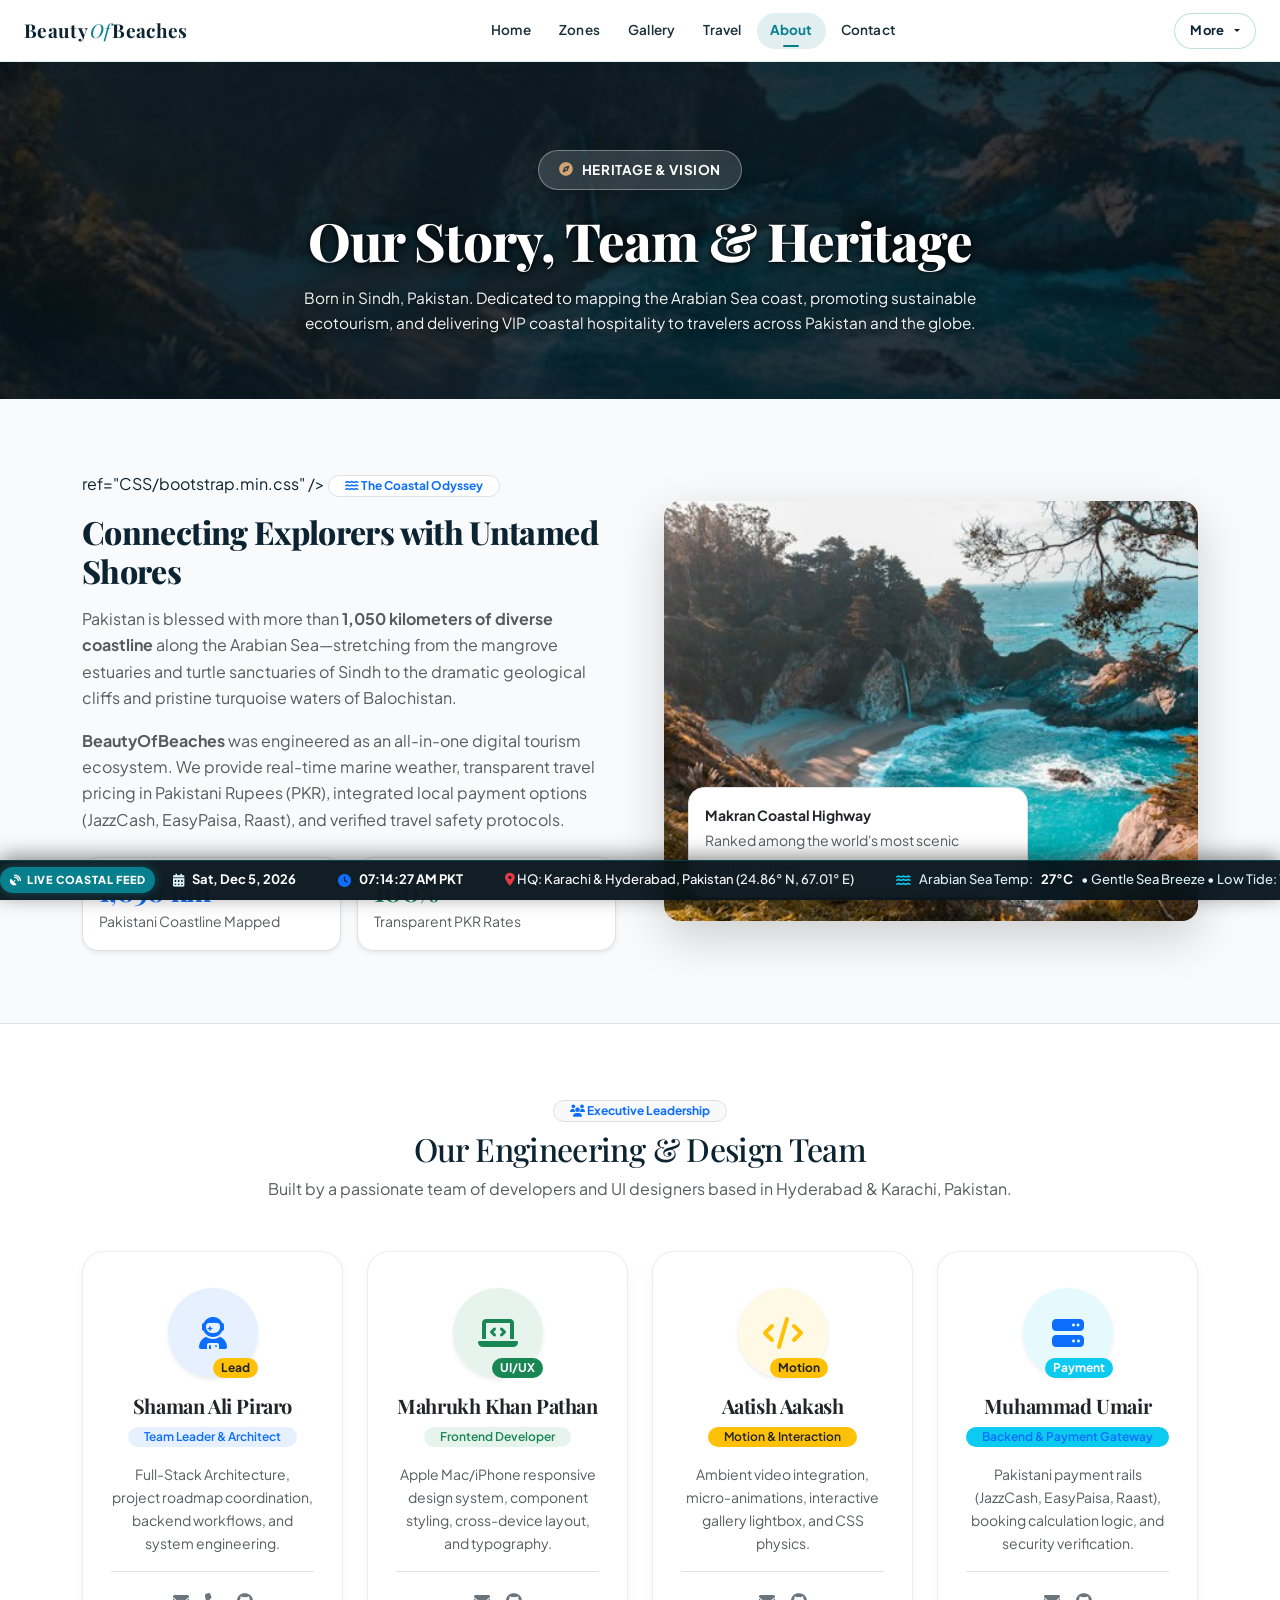
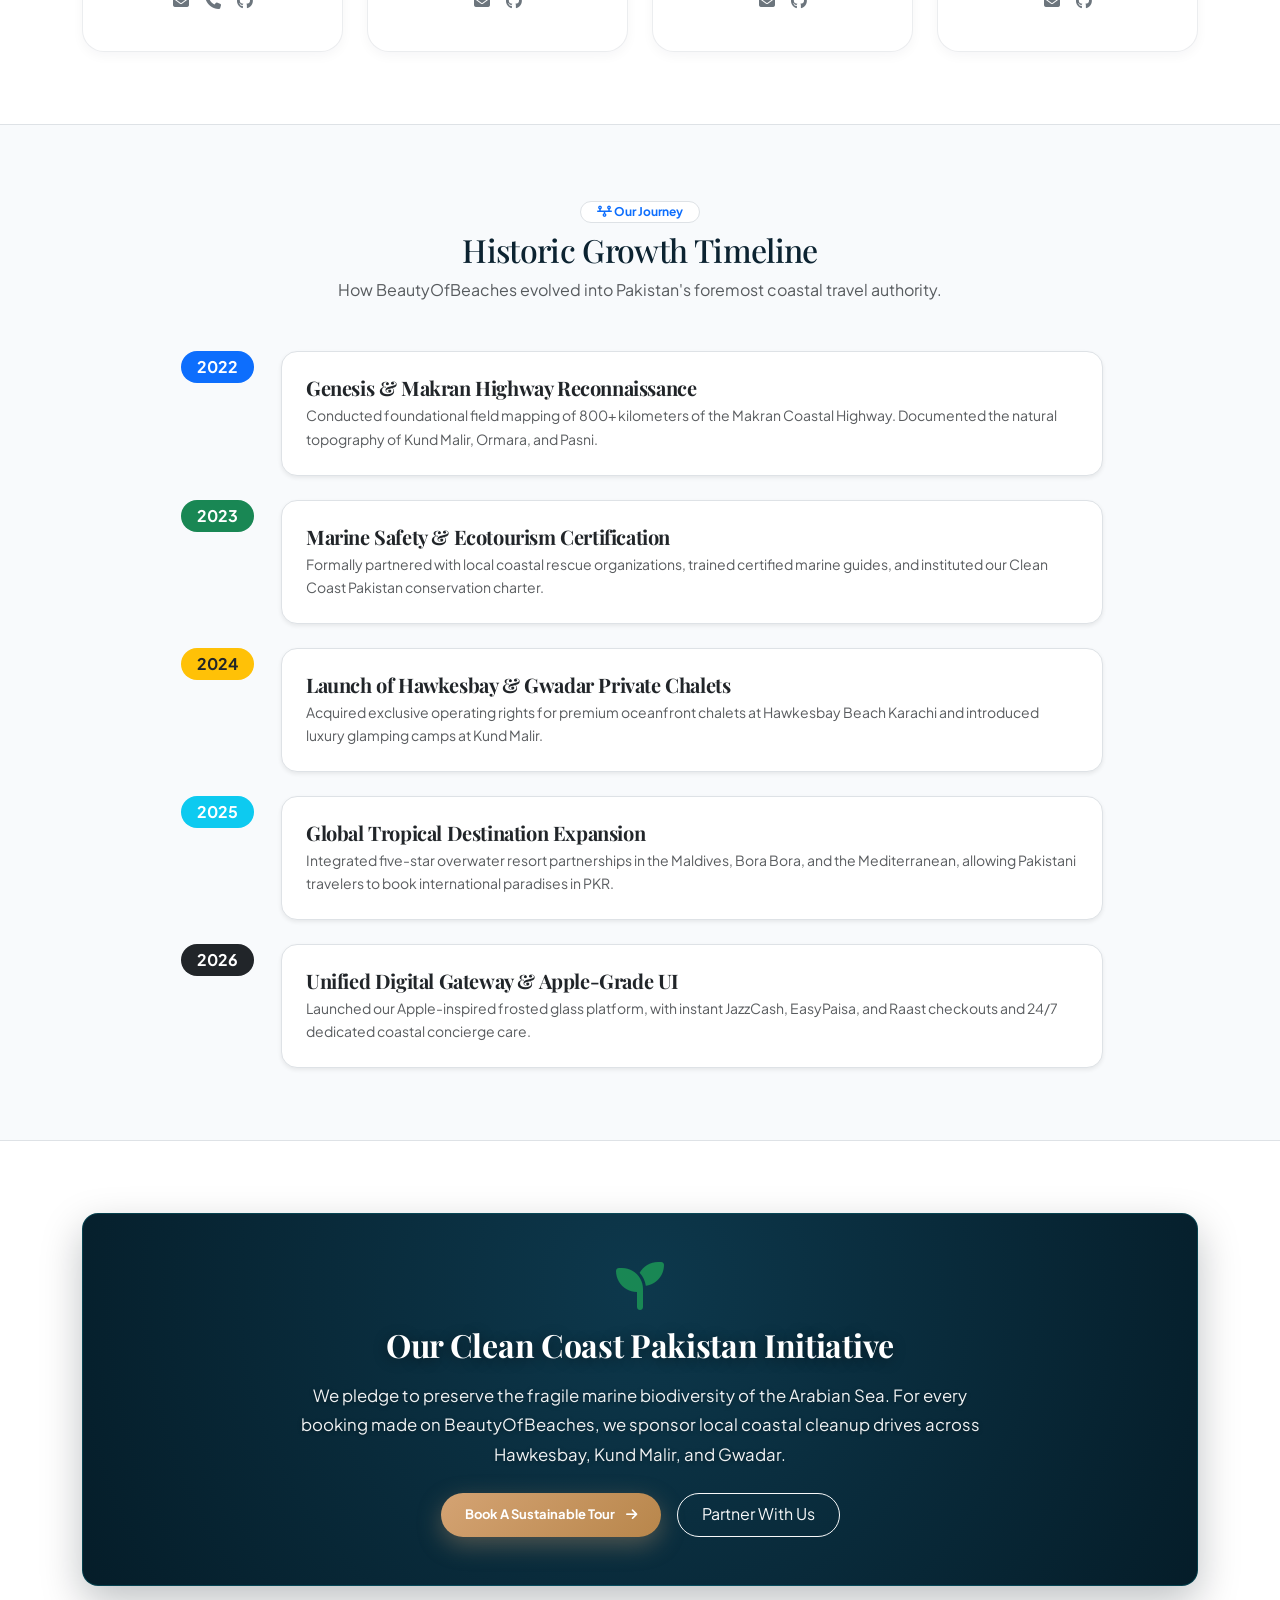
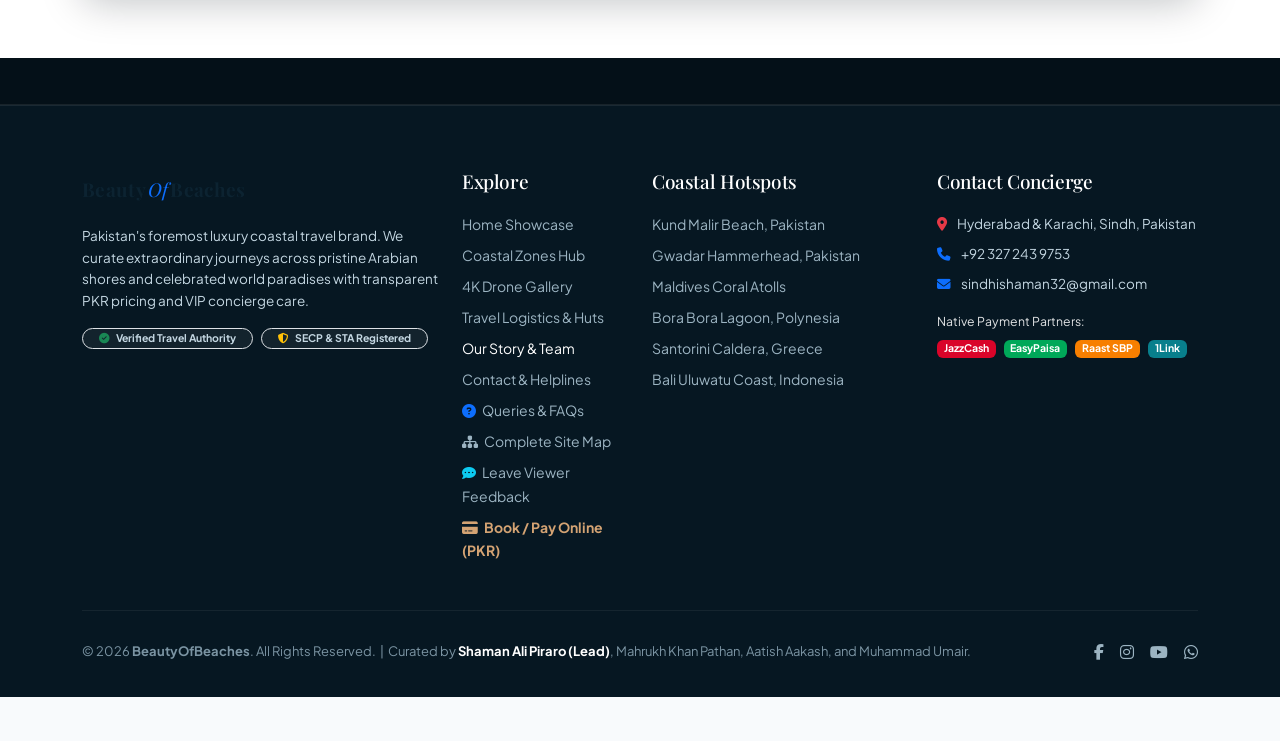
<file: about.html>
<!doctype html>
<html lang="en">
  <head>
    <meta charset="UTF-8" />
    <meta name="viewport" content="width=device-width, initial-scale=1.0" />
    <title>About Our Story, Team &amp; Heritage | BeautyOfBeaches</title>
    <meta
      name="description"
      content="Discover the story behind BeautyOfBeaches, our executive leadership team, and our historic timeline pioneering luxury coastal expeditions across Pakistan and the globe."
    />

    <link rel="stylesheet" href="CSS/bootstrap.min.css" />
    <link rel="stylesheet" href="CSS/style.css" />

    <link rel="preconnect" href="https://fonts.googleapis.com" />
    <link rel="preconnect" href="https://fonts.gstatic.com" crossorigin />
    <link
      href="https://fonts.googleapis.com/css2?family=Playfair+Display:ital,wght@0,600;0,700;0,800;1,500;1,600;1,700&family=Plus+Jakarta+Sans:wght@300;400;500;600;700;800&display=swap"
      rel="stylesheet"
    />

    <link
      rel="stylesheet"
      href="https://cdnjs.cloudflare.com/ajax/libs/font-awesome/6.7.2/css/all.min.css"
      crossorigin="anonymous"
      referrerpolicy="no-referrer"
    />

    <script src="JS/lottie.min.js"></script>
  </head>

  <body>
    <div id="preloader" aria-hidden="true">
      <div class="preloader-content">
        <div class="surfing-lottie-wrapper">
          <div
            id="surfingLottieContainer"
            class="surfing-lottie-container"
          ></div>
          <div class="surfing-fallback-icon" aria-hidden="true">
            <i class="fa-solid fa-person-surfing surfing-boarder-icon"></i>
            <i class="fa-solid fa-water surfing-wave-icon"></i>
          </div>
        </div>

        <div class="preloader-brand">
          <i class="fa-solid fa-umbrella-beach me-2"></i
          >Beauty<span>Of</span>Beaches
        </div>

        <div class="preloader-progress-track">
          <div class="preloader-progress-bar"></div>
        </div>

        <p class="preloader-status-text">
          <span class="preloader-status-phrase"
            >Catching the perfect wave...</span
          >
        </p>
      </div>
    </div>

    <nav class="navbar navbar-expand-lg sticky-top" id="mainNavbar">
      <div class="container-fluid px-lg-4">
        <a
          class="navbar-brand"
          href="index.html"
          aria-label="BeautyOfBeaches Homepage"
        >
          Beauty<span class="brand-of">Of</span>Beaches
        </a>

        <button
          class="navbar-toggler border-0 shadow-none"
          type="button"
          data-bs-toggle="collapse"
          data-bs-target="#mainNav"
          aria-controls="mainNav"
          aria-expanded="false"
          aria-label="Toggle navigation"
        >
          <i class="fa-solid fa-bars fs-5 text-dark"></i>
        </button>

        <div class="collapse navbar-collapse" id="mainNav">
          <ul class="navbar-nav mx-auto">
            <li class="nav-item">
              <a class="nav-link" href="index.html">Home</a>
            </li>
            <li class="nav-item">
              <a class="nav-link" href="zones.html">Zones</a>
            </li>
            <li class="nav-item">
              <a class="nav-link" href="gallery.html">Gallery</a>
            </li>
            <li class="nav-item">
              <a class="nav-link" href="travel.html">Travel</a>
            </li>
            <li class="nav-item">
              <a class="nav-link active" href="about.html">About</a>
            </li>
            <li class="nav-item">
              <a class="nav-link" href="contact.html">Contact</a>
            </li>
          </ul>

          <div class="d-flex align-items-center mt-3 mt-lg-0">
            <div class="dropdown">
              <button
                class="btn btn-more-dropdown dropdown-toggle"
                type="button"
                id="moreDropdownBtn"
                data-bs-toggle="dropdown"
                data-bs-display="static"
                aria-expanded="false"
              >
                More
              </button>
              <ul
                class="dropdown-menu dropdown-menu-end luxury-dropdown-menu shadow-lg border-0"
                aria-labelledby="moreDropdownBtn"
              >
                <li>
                  <a
                    class="dropdown-item dropdown-item-pay"
                    href="payment.html"
                  >
                    Book / Pay (PKR)
                  </a>
                </li>
                <li>
                  <button
                    class="dropdown-item"
                    type="button"
                    data-bs-toggle="offcanvas"
                    data-bs-target="#savedOffcanvas"
                    aria-controls="savedOffcanvas"
                  >
                    Saved (<span id="savedCount">0</span>)
                  </button>
                </li>
                <li>
                  <a
                    class="dropdown-item"
                    href="#"
                    data-bs-toggle="modal"
                    data-bs-target="#siteMapModal"
                  >
                    Site Map
                  </a>
                </li>
                <li>
                  <a
                    class="dropdown-item"
                    href="#"
                    data-bs-toggle="modal"
                    data-bs-target="#queriesModal"
                  >
                    Queries
                  </a>
                </li>
                <li>
                  <a
                    class="dropdown-item"
                    href="#"
                    data-bs-toggle="modal"
                    data-bs-target="#feedbackModal"
                  >
                    Feedback
                  </a>
                </li>
                <li><hr class="dropdown-divider my-1" /></li>
                <li>
                  <span class="dropdown-item-text visitor-text">
                    Visitors: <strong id="visitorCount">1,428</strong>
                  </span>
                </li>
              </ul>
            </div>
          </div>
        </div>
      </div>
    </nav>

    <header class="page-header-banner text-center">
      <video
        class="page-header-banner-video"
        autoplay
        loop
        muted
        playsinline
        webkit-playsinline
        preload="auto"
        poster="images/kund-malir-beach.jpg"
      >
        <source src="videos/beach-waves.mp4" type="video/mp4" />
        <source
          src="https://prium.github.io/falcon/v3.14.0/assets/video/beach.mp4"
          type="video/mp4"
        />
        <source
          src="https://prium.github.io/falcon/v3.14.0/assets/video/beach.webm"
          type="video/webm"
        />
      </video>
      <div class="page-header-banner-overlay"></div>

      <div class="container position-relative text-center">
        <div>
          <span class="page-header-pill-badge">
            <i class="fa-solid fa-compass"></i> Heritage &amp; Vision
          </span>
        </div>
        <h1 class="page-header-title">Our Story, Team &amp; Heritage</h1>
        <p class="page-header-desc">
          Born in Sindh, Pakistan. Dedicated to mapping the Arabian Sea coast,
          promoting sustainable ecotourism, and delivering VIP coastal
          hospitality to travelers across Pakistan and the globe.
        </p>
      </div>
    </header>

    <section class="py-5 bg-sand">
      <div class="container py-lg-4">
        <div class="row align-items-center g-5">
          <div class="col-lg-6">ref="CSS/bootstrap.min.css" />
          
            <span
              class="badge bg-white text-primary border rounded-pill px-3 py-1 mb-3"
            >
              <i class="fa-solid fa-water"></i> The Coastal Odyssey
            </span>
            <h2
              class="section-title mb-3"
              style="font-size: clamp(26px, 2.5vw, 36px); font-weight: 800"
            >
              Connecting Explorers with Untamed Shores
            </h2>
            <p class="text-muted leading-relaxed mb-3">
              Pakistan is blessed with more than
              <strong>1,050 kilometers of diverse coastline</strong> along the
              Arabian Sea—stretching from the mangrove estuaries and turtle
              sanctuaries of Sindh to the dramatic geological cliffs and
              pristine turquoise waters of Balochistan.
            </p>
            <p class="text-muted leading-relaxed mb-4">
              <strong>BeautyOfBeaches</strong> was engineered as an all-in-one
              digital tourism ecosystem. We provide real-time marine weather,
              transparent travel pricing in Pakistani Rupees (PKR), integrated
              local payment options (JazzCash, EasyPaisa, Raast), and verified
              travel safety protocols.
            </p>
            <div class="row g-3">
              <div class="col-6">
                <div class="p-3 rounded-4 bg-white border shadow-sm">
                  <h3
                    class="fw-bold text-primary mb-0"
                    style="font-family: var(--font-heading)"
                  >
                    1,050 km
                  </h3>
                  <span class="small text-muted"
                    >Pakistani Coastline Mapped</span
                  >
                </div>
              </div>
              <div class="col-6">
                <div class="p-3 rounded-4 bg-white border shadow-sm">
                  <h3
                    class="fw-bold text-success mb-0"
                    style="font-family: var(--font-heading)"
                  >
                    100%
                  </h3>
                  <span class="small text-muted">Transparent PKR Rates</span>
                </div>
              </div>
            </div>
          </div>
          <div class="col-lg-6">
            <div class="position-relative">
              <img
                src="images/kund-malir-beach.jpg"
                class="rounded-4 shadow-lg w-100"
                style="height: 420px; object-fit: cover"
                alt="Kund Malir Coast"
              />
              <div
                class="position-absolute bottom-0 start-0 m-4 p-3 bg-white bg-opacity-95 rounded-4 shadow-md border"
                style="backdrop-filter: blur(10px); max-width: 340px"
              >
                <span class="small fw-bold text-dark d-block"
                  >Makran Coastal Highway</span
                >
                <span class="small text-muted"
                  >Ranked among the world's most scenic oceanic drives.</span
                >
              </div>
            </div>
          </div>
        </div>
      </div>
    </section>

    <section class="py-5 bg-white border-top border-bottom">
      <div class="container py-lg-4">
        <div class="text-center max-w-700 mx-auto mb-5">
          <span
            class="badge bg-light text-primary border rounded-pill px-3 py-1 mb-2"
          >
            <i class="fa-solid fa-users"></i> Executive Leadership
          </span>
          <h2 class="section-title mb-2">Our Engineering &amp; Design Team</h2>
          <p class="text-muted">
            Built by a passionate team of developers and UI designers based in
            Hyderabad &amp; Karachi, Pakistan.
          </p>
        </div>

        <div class="row g-4">
          <div class="col-md-6 col-lg-3">
            <div class="feature-card text-center h-100">
              <div
                class="mx-auto mb-3 position-relative"
                style="width: 90px; height: 90px"
              >
                <div
                  class="rounded-circle bg-primary bg-opacity-10 text-primary w-100 h-100 d-flex align-items-center justify-content-center fs-2 shadow-sm"
                >
                  <i class="fa-solid fa-user-astronaut"></i>
                </div>
                <span
                  class="badge bg-warning text-dark position-absolute bottom-0 end-0 rounded-pill px-2 py-1 small"
                  >Lead</span
                >
              </div>
              <h5 class="fw-bold text-dark mb-1">Shaman Ali Piraro</h5>
              <span
                class="badge bg-primary bg-opacity-10 text-primary rounded-pill px-3 py-1 mb-3 small fw-semibold"
              >
                Team Leader &amp; Architect
              </span>
              <p class="small text-muted leading-relaxed mb-3">
                Full-Stack Architecture, project roadmap coordination, backend
                workflows, and system engineering.
              </p>
              <div
                class="mt-auto pt-3 border-top d-flex justify-content-center gap-3 text-secondary"
              >
                <a href="mailto:sindhishaman32@gmail.com" class="text-secondary"
                  ><i class="fa-solid fa-envelope"></i
                ></a>
                <a href="tel:+923272439753" class="text-secondary"
                  ><i class="fa-solid fa-phone"></i
                ></a>
                <a
                  href="https://github.com/sindhishaman32-boop"
                  target="_blank"
                  class="text-secondary"
                  ><i class="fa-brands fa-github"></i
                ></a>
              </div>
            </div>
          </div>

          <div class="col-md-6 col-lg-3">
            <div class="feature-card text-center h-100">
              <div
                class="mx-auto mb-3 position-relative"
                style="width: 90px; height: 90px"
              >
                <div
                  class="rounded-circle bg-success bg-opacity-10 text-success w-100 h-100 d-flex align-items-center justify-content-center fs-2 shadow-sm"
                >
                  <i class="fa-solid fa-laptop-code"></i>
                </div>
                <span
                  class="badge bg-success position-absolute bottom-0 end-0 rounded-pill px-2 py-1 small text-white"
                  >UI/UX</span
                >
              </div>
              <h5 class="fw-bold text-dark mb-1">Mahrukh Khan Pathan</h5>
              <span
                class="badge bg-success bg-opacity-10 text-success rounded-pill px-3 py-1 mb-3 small fw-semibold"
              >
                Frontend Developer
              </span>
              <p class="small text-muted leading-relaxed mb-3">
                Apple Mac/iPhone responsive design system, component styling,
                cross-device layout, and typography.
              </p>
              <div
                class="mt-auto pt-3 border-top d-flex justify-content-center gap-3 text-secondary"
              >
                <a href="contact.html" class="text-secondary"
                  ><i class="fa-solid fa-envelope"></i
                ></a>
                <a
                  href="https://github.com/sindhishaman32-boop"
                  target="_blank"
                  class="text-secondary"
                  ><i class="fa-brands fa-github"></i
                ></a>
              </div>
            </div>
          </div>

          <div class="col-md-6 col-lg-3">
            <div class="feature-card text-center h-100">
              <div
                class="mx-auto mb-3 position-relative"
                style="width: 90px; height: 90px"
              >
                <div
                  class="rounded-circle bg-warning bg-opacity-10 text-warning w-100 h-100 d-flex align-items-center justify-content-center fs-2 shadow-sm"
                >
                  <i class="fa-solid fa-code"></i>
                </div>
                <span
                  class="badge bg-warning position-absolute bottom-0 end-0 rounded-pill px-2 py-1 small text-dark"
                  >Motion</span
                >
              </div>
              <h5 class="fw-bold text-dark mb-1">Aatish Aakash</h5>
              <span
                class="badge bg-warning bg-opacity-15 text-dark rounded-pill px-3 py-1 mb-3 small fw-semibold"
              >
                Motion &amp; Interaction
              </span>
              <p class="small text-muted leading-relaxed mb-3">
                Ambient video integration, micro-animations, interactive gallery
                lightbox, and CSS physics.
              </p>
              <div
                class="mt-auto pt-3 border-top d-flex justify-content-center gap-3 text-secondary"
              >
                <a href="contact.html" class="text-secondary"
                  ><i class="fa-solid fa-envelope"></i
                ></a>
                <a
                  href="https://github.com"
                  target="_blank"
                  class="text-secondary"
                  ><i class="fa-brands fa-github"></i
                ></a>
              </div>
            </div>
          </div>

          <div class="col-md-6 col-lg-3">
            <div class="feature-card text-center h-100">
              <div
                class="mx-auto mb-3 position-relative"
                style="width: 90px; height: 90px"
              >
                <div
                  class="rounded-circle bg-info bg-opacity-10 text-primary w-100 h-100 d-flex align-items-center justify-content-center fs-2 shadow-sm"
                >
                  <i class="fa-solid fa-server"></i>
                </div>
                <span
                  class="badge bg-info position-absolute bottom-0 end-0 rounded-pill px-2 py-1 small text-white"
                  >Payment</span
                >
              </div>
              <h5 class="fw-bold text-dark mb-1">Muhammad Umair</h5>
              <span
                class="badge bg-info bg-opacity-15 text-primary rounded-pill px-3 py-1 mb-3 small fw-semibold"
              >
                Backend &amp; Payment Gateway
              </span>
              <p class="small text-muted leading-relaxed mb-3">
                Pakistani payment rails (JazzCash, EasyPaisa, Raast), booking
                calculation logic, and security verification.
              </p>
              <div
                class="mt-auto pt-3 border-top d-flex justify-content-center gap-3 text-secondary"
              >
                <a href="contact.html" class="text-secondary"
                  ><i class="fa-solid fa-envelope"></i
                ></a>
                <a
                  href="https://github.com"
                  target="_blank"
                  class="text-secondary"
                  ><i class="fa-brands fa-github"></i
                ></a>
              </div>
            </div>
          </div>
        </div>
      </div>
    </section>

    <section class="py-5 bg-sand">
      <div class="container py-lg-4">
        <div class="text-center max-w-700 mx-auto mb-5">
          <span
            class="badge bg-white text-primary border rounded-pill px-3 py-1 mb-2"
          >
            <i class="fa-solid fa-timeline"></i> Our Journey
          </span>
          <h2 class="section-title mb-2">Historic Growth Timeline</h2>
          <p class="text-muted">
            How BeautyOfBeaches evolved into Pakistan's foremost coastal travel
            authority.
          </p>
        </div>

        <div class="row justify-content-center">
          <div class="col-lg-10">
            <div class="timeline position-relative">
              <div class="d-flex gap-4 mb-4">
                <div class="text-center" style="min-width: 80px">
                  <span
                    class="badge bg-primary text-white fs-6 px-3 py-2 rounded-pill fw-bold"
                    >2022</span
                  >
                </div>
                <div
                  class="p-4 rounded-4 bg-white border shadow-sm flex-grow-1"
                >
                  <h5 class="fw-bold text-dark mb-1">
                    Genesis &amp; Makran Highway Reconnaissance
                  </h5>
                  <p class="text-muted small mb-0">
                    Conducted foundational field mapping of 800+ kilometers of
                    the Makran Coastal Highway. Documented the natural
                    topography of Kund Malir, Ormara, and Pasni.
                  </p>
                </div>
              </div>

              <div class="d-flex gap-4 mb-4">
                <div class="text-center" style="min-width: 80px">
                  <span
                    class="badge bg-success text-white fs-6 px-3 py-2 rounded-pill fw-bold"
                    >2023</span
                  >
                </div>
                <div
                  class="p-4 rounded-4 bg-white border shadow-sm flex-grow-1"
                >
                  <h5 class="fw-bold text-dark mb-1">
                    Marine Safety &amp; Ecotourism Certification
                  </h5>
                  <p class="text-muted small mb-0">
                    Formally partnered with local coastal rescue organizations,
                    trained certified marine guides, and instituted our Clean
                    Coast Pakistan conservation charter.
                  </p>
                </div>
              </div>

              <div class="d-flex gap-4 mb-4">
                <div class="text-center" style="min-width: 80px">
                  <span
                    class="badge bg-warning text-dark fs-6 px-3 py-2 rounded-pill fw-bold"
                    >2024</span
                  >
                </div>
                <div
                  class="p-4 rounded-4 bg-white border shadow-sm flex-grow-1"
                >
                  <h5 class="fw-bold text-dark mb-1">
                    Launch of Hawkesbay &amp; Gwadar Private Chalets
                  </h5>
                  <p class="text-muted small mb-0">
                    Acquired exclusive operating rights for premium oceanfront
                    chalets at Hawkesbay Beach Karachi and introduced luxury
                    glamping camps at Kund Malir.
                  </p>
                </div>
              </div>

              <div class="d-flex gap-4 mb-4">
                <div class="text-center" style="min-width: 80px">
                  <span
                    class="badge bg-info text-white fs-6 px-3 py-2 rounded-pill fw-bold"
                    >2025</span
                  >
                </div>
                <div
                  class="p-4 rounded-4 bg-white border shadow-sm flex-grow-1"
                >
                  <h5 class="fw-bold text-dark mb-1">
                    Global Tropical Destination Expansion
                  </h5>
                  <p class="text-muted small mb-0">
                    Integrated five-star overwater resort partnerships in the
                    Maldives, Bora Bora, and the Mediterranean, allowing
                    Pakistani travelers to book international paradises in PKR.
                  </p>
                </div>
              </div>

              <div class="d-flex gap-4">
                <div class="text-center" style="min-width: 80px">
                  <span
                    class="badge bg-dark text-white fs-6 px-3 py-2 rounded-pill fw-bold"
                    >2026</span
                  >
                </div>
                <div
                  class="p-4 rounded-4 bg-white border shadow-sm flex-grow-1"
                >
                  <h5 class="fw-bold text-dark mb-1">
                    Unified Digital Gateway &amp; Apple-Grade UI
                  </h5>
                  <p class="text-muted small mb-0">
                    Launched our Apple-inspired frosted glass platform, with
                    instant JazzCash, EasyPaisa, and Raast checkouts and 24/7
                    dedicated coastal concierge care.
                  </p>
                </div>
              </div>
            </div>
          </div>
        </div>
      </div>
    </section>

    <section class="py-5 bg-white border-top">
      <div class="container py-lg-4">
        <div
          class="p-5 rounded-4 clean-coast-banner text-white text-center position-relative overflow-hidden"
        >
          <div class="position-relative z-1 max-w-700 mx-auto">
            <i class="fa-solid fa-seedling text-success fa-3x mb-3"></i>
            <h3
              class="fw-bold mb-3 text-white"
              style="font-family: var(--font-heading)"
            >
              Our Clean Coast Pakistan Initiative
            </h3>
            <p class="text-white leading-relaxed mb-4">
              We pledge to preserve the fragile marine biodiversity of the
              Arabian Sea. For every booking made on BeautyOfBeaches, we sponsor
              local coastal cleanup drives across Hawkesbay, Kund Malir, and
              Gwadar.
            </p>
            <div class="d-flex flex-wrap justify-content-center gap-3">
              <a href="payment.html" class="btn-gold px-4 py-2">
                Book A Sustainable Tour
                <i class="fa-solid fa-arrow-right ms-1"></i>
              </a>
              <a
                href="contact.html"
                class="btn btn-outline-light rounded-pill px-4 py-2"
              >
                Partner With Us
              </a>
            </div>
          </div>
        </div>
      </div>
    </section>

    <div class="ticker-bar">
      <div class="ticker-content">
        <span class="ticker-item"
          ><i class="fa-solid fa-sparkles"></i>
          <strong>Kund Malir Sunset Camp:</strong> Special 15% discount for
          weekend slots</span
        >
        <span class="ticker-item"
          ><i class="fa-solid fa-bolt"></i>
          <strong>Gwadar Dolphin Tour:</strong> Speedboat bookings open for
          November</span
        >
        <span class="ticker-item"
          ><i class="fa-solid fa-credit-card"></i>
          <strong>Pay in PKR:</strong> Zero bank transaction fees with Raast and
          JazzCash</span
        >
        <span class="ticker-item"
          ><i class="fa-solid fa-star"></i>
          <strong>Astola Scuba Permits:</strong> Limited eco-island slots
          available</span
        >
      </div>
    </div>

    <footer class="site-footer">
      <div class="container">
        <div class="row g-4">
          <div class="col-lg-4 col-md-6">
            <a
              class="navbar-brand text-white mb-3 d-inline-block"
              href="index.html"
            >
              <i class="fa-solid fa-umbrella-beach text-primary"></i>
              Beauty<span class="text-primary fst-italic">Of</span>Beaches
            </a>
            <p
              class="mb-3"
              style="color: #c4d7e2; font-size: 13.5px; line-height: 1.6"
            >
              Pakistan's foremost luxury coastal travel brand. We curate
              extraordinary journeys across pristine Arabian shores and
              celebrated world paradises with transparent PKR pricing and VIP
              concierge care.
            </p>
            <div class="d-flex flex-wrap gap-2">
              <span
                class="badge border rounded-pill px-3 py-1"
                style="
                  background: rgba(255, 255, 255, 0.05);
                  border-color: rgba(255, 255, 255, 0.15);
                  color: #c4d7e2;
                "
              >
                <i class="fa-solid fa-circle-check text-success me-1"></i>
                Verified Travel Authority
              </span>
              <span
                class="badge border rounded-pill px-3 py-1"
                style="
                  background: rgba(255, 255, 255, 0.05);
                  border-color: rgba(255, 255, 255, 0.15);
                  color: #c4d7e2;
                "
              >
                <i class="fa-solid fa-shield-halved text-warning me-1"></i> SECP
                &amp; STA Registered
              </span>
            </div>
          </div>

          <div class="col-lg-2 col-md-6">
            <h5>Explore</h5>
            <ul class="list-unstyled mb-0 d-flex flex-column gap-2">
              <li><a href="index.html">Home Showcase</a></li>
              <li><a href="zones.html">Coastal Zones Hub</a></li>
              <li><a href="gallery.html">4K Drone Gallery</a></li>
              <li><a href="travel.html">Travel Logistics &amp; Huts</a></li>
              <li>
                <a href="about.html" class="text-white">Our Story &amp; Team</a>
              </li>
              <li><a href="contact.html">Contact &amp; Helplines</a></li>
              <li>
                <a
                  href="#"
                  data-bs-toggle="modal"
                  data-bs-target="#queriesModal"
                  ><i class="fa-solid fa-circle-question me-1 text-primary"></i>
                  Queries &amp; FAQs</a
                >
              </li>
              <li>
                <a
                  href="#"
                  data-bs-toggle="modal"
                  data-bs-target="#siteMapModal"
                  ><i class="fa-solid fa-sitemap me-1 text-gold"></i> Complete
                  Site Map</a
                >
              </li>
              <li>
                <a
                  href="#"
                  data-bs-toggle="modal"
                  data-bs-target="#feedbackModal"
                  ><i class="fa-solid fa-comment-dots me-1 text-info"></i> Leave
                  Viewer Feedback</a
                >
              </li>
              <li>
                <a href="payment.html" class="footer-booking-link"
                  ><i class="fa-solid fa-credit-card me-1"></i> Book / Pay
                  Online (PKR)</a
                >
              </li>
            </ul>
          </div>

          <div class="col-lg-3 col-md-6">
            <h5>Coastal Hotspots</h5>
            <ul class="list-unstyled mb-0 d-flex flex-column gap-2">
              <li>
                <a href="zones.html?zone=West">Kund Malir Beach, Pakistan</a>
              </li>
              <li>
                <a href="zones.html?zone=West">Gwadar Hammerhead, Pakistan</a>
              </li>
              <li><a href="zones.html?zone=East">Maldives Coral Atolls</a></li>
              <li>
                <a href="zones.html?zone=East">Bora Bora Lagoon, Polynesia</a>
              </li>
              <li>
                <a href="zones.html?zone=North">Santorini Caldera, Greece</a>
              </li>
              <li>
                <a href="zones.html?zone=South"
                  >Bali Uluwatu Coast, Indonesia</a
                >
              </li>
            </ul>
          </div>

          <div class="col-lg-3 col-md-6">
            <h5>Contact Concierge</h5>
            <p class="mb-2" style="color: #c4d7e2; font-size: 13.5px">
              <i class="fa-solid fa-location-dot me-2"></i> Hyderabad &amp;
              Karachi, Sindh, Pakistan
            </p>
            <p class="mb-2" style="color: #c4d7e2; font-size: 13.5px">
              <i class="fa-solid fa-phone me-2 text-primary"></i> +92 327 243
              9753
            </p>
            <p class="mb-3" style="color: #c4d7e2; font-size: 13.5px">
              <i class="fa-solid fa-envelope me-2 text-primary"></i>
              sindhishaman32@gmail.com
            </p>

            <div class="mt-3">
              <span class="small text-white-50 d-block mb-2"
                >Native Payment Partners:</span
              >
              <div class="d-flex align-items-center gap-2 flex-wrap">
                <span class="badge" style="background: #d90429; color: #fff"
                  >JazzCash</span
                >
                <span class="badge" style="background: #00a859; color: #fff"
                  >EasyPaisa</span
                >
                <span class="badge" style="background: #f77f00; color: #fff"
                  >Raast SBP</span
                >
                <span class="badge" style="background: #087f8c; color: #fff"
                  >1Link</span
                >
              </div>
            </div>
          </div>
        </div>

        <div
          class="footer-bottom d-flex flex-wrap justify-content-between align-items-center gap-3"
        >
          <div>
            &copy; 2026 <strong>BeautyOfBeaches</strong>. All Rights Reserved.
            &nbsp;|&nbsp; Curated by
            <span class="text-white fw-bold">Shaman Ali Piraro (Lead)</span>,
            Mahrukh Khan Pathan, Aatish Aakash, and Muhammad Umair.
          </div>
          <div class="d-flex align-items-center gap-3 fs-6">
            <a href="#" aria-label="Facebook"
              ><i class="fa-brands fa-facebook-f"></i
            ></a>
            <a href="#" aria-label="Instagram"
              ><i class="fa-brands fa-instagram"></i
            ></a>
            <a href="#" aria-label="YouTube"
              ><i class="fa-brands fa-youtube"></i
            ></a>
            <a href="#" aria-label="WhatsApp"
              ><i class="fa-brands fa-whatsapp"></i
            ></a>
          </div>
        </div>
      </div>
    </footer>

    <div
      class="offcanvas offcanvas-end"
      tabindex="-1"
      id="savedOffcanvas"
      aria-labelledby="savedOffcanvasLabel"
    >
      <div class="offcanvas-header border-bottom">
        <h5 class="offcanvas-title" id="savedOffcanvasLabel">
          <i class="fa-solid fa-heart me-2"></i> Your Saved Escapes
        </h5>
        <button
          type="button"
          class="btn-close text-reset shadow-none"
          data-bs-dismiss="offcanvas"
          aria-label="Close"
        ></button>
      </div>
      <div class="offcanvas-body d-flex flex-column">
        <div id="wishlistContainer" class="flex-grow-1"></div>
        <div class="border-top pt-3 mt-auto">
          <a
            href="payment.html"
            class="btn-gold w-100 justify-content-center py-2"
            >Proceed to Checkout</a
          >
        </div>
      </div>
    </div>

    <button
      class="btn-back-to-top"
      id="backToTopBtn"
      type="button"
      aria-label="Back to top"
    >
      <i class="fa-solid fa-arrow-up"></i>
    </button>

    <div
      class="modal fade modal-luxury"
      id="feedbackModal"
      tabindex="-1"
      aria-labelledby="feedbackModalLabel"
      aria-hidden="true"
    >
      <div class="modal-dialog modal-dialog-centered">
        <div class="modal-content border-0 shadow-lg rounded-4 overflow-hidden">
          <div
            class="modal-header text-white p-4"
            style="background: var(--ocean-deep) !important"
          >
            <div>
              <span
                class="badge bg-primary bg-opacity-25 text-primary border border-primary border-opacity-25 rounded-pill px-3 py-1 mb-2"
              >
                <i class="fa-solid fa-star text-gold me-1"></i> Viewer
                Experience
              </span>
              <h4
                class="modal-title h5 text-white mb-0"
                id="feedbackModalLabel"
              >
                Share Your Beach Feedback
              </h4>
            </div>
            <button
              type="button"
              class="btn-close btn-close-white"
              data-bs-dismiss="modal"
              aria-label="Close"
            ></button>
          </div>
          <div class="modal-body p-4 bg-light">
            <div
              id="feedbackSuccessAlert"
              class="alert alert-success d-none rounded-3 py-2 px-3 small mb-3"
            >
              <i class="fa-solid fa-circle-check me-1"></i> Thank you! Your
              feedback has been recorded successfully.
            </div>

            <form id="feedbackForm" onsubmit="handleFeedbackSubmit(event)">
              <div class="mb-3">
                <label for="fbName" class="form-label small fw-bold text-dark"
                  >Your Name <span class="text-danger">*</span></label
                >
                <input
                  type="text"
                  class="form-control rounded-3"
                  id="fbName"
                  placeholder="e.g. Ayesha Khan"
                  required
                />
              </div>

              <div class="mb-3">
                <label for="fbEmail" class="form-label small fw-bold text-dark"
                  >Email Address <span class="text-danger">*</span></label
                >
                <input
                  type="email"
                  class="form-control rounded-3"
                  id="fbEmail"
                  placeholder="e.g. ayesha@example.com"
                  required
                />
              </div>

              <div class="mb-3">
                <label for="fbBeach" class="form-label small fw-bold text-dark"
                  >Destination Visited / Reviewed</label
                >
                <select class="form-select rounded-3" id="fbBeach">
                  <option value="Kund Malir Beach, Pakistan">
                    Kund Malir Beach, Pakistan
                  </option>
                  <option value="Gwadar Hammerhead Coast, Pakistan">
                    Gwadar Hammerhead Coast, Pakistan
                  </option>
                  <option value="Hawkesbay Luxury Chalets, Karachi">
                    Hawkesbay Luxury Chalets, Karachi
                  </option>
                  <option value="Astola Island Sanctuary, Balochistan">
                    Astola Island Sanctuary, Balochistan
                  </option>
                  <option value="Maldives Overwater Atolls">
                    Maldives Overwater Atolls
                  </option>
                  <option value="Bora Bora Lagoon, French Polynesia">
                    Bora Bora Lagoon, French Polynesia
                  </option>
                  <option value="General Website Experience">
                    General Website Experience
                  </option>
                </select>
              </div>

              <div class="mb-3 text-center">
                <label class="form-label small fw-bold text-dark d-block"
                  >Overall Rating</label
                >
                <div class="star-rating-select justify-content-center">
                  <input
                    type="radio"
                    id="star5"
                    name="fbRating"
                    value="5"
                    checked
                  /><label for="star5" title="5 stars"
                    ><i class="fa-solid fa-star"></i
                  ></label>
                  <input
                    type="radio"
                    id="star4"
                    name="fbRating"
                    value="4"
                  /><label for="star4" title="4 stars"
                    ><i class="fa-solid fa-star"></i
                  ></label>
                  <input
                    type="radio"
                    id="star3"
                    name="fbRating"
                    value="3"
                  /><label for="star3" title="3 stars"
                    ><i class="fa-solid fa-star"></i
                  ></label>
                  <input
                    type="radio"
                    id="star2"
                    name="fbRating"
                    value="2"
                  /><label for="star2" title="2 stars"
                    ><i class="fa-solid fa-star"></i
                  ></label>
                  <input
                    type="radio"
                    id="star1"
                    name="fbRating"
                    value="1"
                  /><label for="star1" title="1 star"
                    ><i class="fa-solid fa-star"></i
                  ></label>
                </div>
              </div>

              <div class="mb-3">
                <label
                  for="fbComments"
                  class="form-label small fw-bold text-dark"
                  >Comments &amp; Review
                  <span class="text-danger">*</span></label
                >
                <textarea
                  class="form-control rounded-3"
                  id="fbComments"
                  rows="3"
                  placeholder="Tell us about the beach cleanliness, serenity, transport, or booking experience..."
                  required
                ></textarea>
              </div>

              <div class="d-flex justify-content-end gap-2 pt-2">
                <button
                  type="button"
                  class="btn btn-outline-secondary rounded-pill px-4"
                  data-bs-dismiss="modal"
                >
                  Cancel
                </button>
                <button
                  type="submit"
                  class="btn btn-primary rounded-pill px-4 fw-bold"
                >
                  <i class="fa-solid fa-paper-plane me-1"></i> Submit Feedback
                </button>
              </div>
            </form>
          </div>
        </div>
      </div>
    </div>

    <div
      class="modal fade modal-luxury"
      id="queriesModal"
      tabindex="-1"
      aria-labelledby="queriesModalLabel"
      aria-hidden="true"
    >
      <div class="modal-dialog modal-dialog-centered modal-lg">
        <div class="modal-content border-0 shadow-lg rounded-4 overflow-hidden">
          <div
            class="modal-header text-white p-4"
            style="background: var(--ocean-deep) !important"
          >
            <div>
              <span
                class="badge bg-primary bg-opacity-25 text-primary border border-primary border-opacity-25 rounded-pill px-3 py-1 mb-2"
              >
                <i class="fa-solid fa-circle-question text-gold me-1"></i> Help
                &amp; Concierge Support
              </span>
              <h4 class="modal-title h5 text-white mb-0" id="queriesModalLabel">
                Traveler Queries &amp; Coastal FAQ
              </h4>
            </div>
            <button
              type="button"
              class="btn-close btn-close-white"
              data-bs-dismiss="modal"
              aria-label="Close"
            ></button>
          </div>
          <div class="modal-body p-4 bg-light">
            <div
              id="querySuccessAlert"
              class="alert alert-success d-none rounded-3 py-2 px-3 small mb-3"
            >
              <i class="fa-solid fa-circle-check me-1"></i> Query received! Our
              coastal desk will contact you promptly.
            </div>

            <div class="accordion mb-4" id="faqAccordion">
              <div
                class="accordion-item border-0 mb-2 rounded-3 shadow-sm overflow-hidden"
              >
                <h2 class="accordion-header">
                  <button
                    class="accordion-button collapsed fw-bold py-3"
                    type="button"
                    data-bs-toggle="collapse"
                    data-bs-target="#faq1"
                  >
                    <i class="fa-solid fa-shield-halved text-primary me-2"></i>
                    How are coastal chalets and tour prices settled in PKR?
                  </button>
                </h2>
                <div
                  id="faq1"
                  class="accordion-collapse collapse"
                  data-bs-parent="#faqAccordion"
                >
                  <div class="accordion-body text-muted small">
                    All expeditions and beach huts are denominated transparently
                    in Pakistani Rupees (PKR). We support JazzCash, EasyPaisa,
                    Raast SBP, and Bank Wire escrow with zero hidden foreign
                    exchange fees.
                  </div>
                </div>
              </div>

              <div
                class="accordion-item border-0 mb-2 rounded-3 shadow-sm overflow-hidden"
              >
                <h2 class="accordion-header">
                  <button
                    class="accordion-button collapsed fw-bold py-3"
                    type="button"
                    data-bs-toggle="collapse"
                    data-bs-target="#faq2"
                  >
                    <i class="fa-solid fa-bus text-primary me-2"></i> How do I
                    reach Kund Malir or Ormara Beach from Karachi?
                  </button>
                </h2>
                <div
                  id="faq2"
                  class="accordion-collapse collapse"
                  data-bs-parent="#faqAccordion"
                >
                  <div class="accordion-body text-muted small">
                    Our verified luxury coastal coaches depart every morning at
                    06:00 AM from Karachi along the scenic Makran Coastal
                    Highway (N10). Private 4WD SUV charters are also available
                    with professional drivers.
                  </div>
                </div>
              </div>

              <div
                class="accordion-item border-0 mb-2 rounded-3 shadow-sm overflow-hidden"
              >
                <h2 class="accordion-header">
                  <button
                    class="accordion-button collapsed fw-bold py-3"
                    type="button"
                    data-bs-toggle="collapse"
                    data-bs-target="#faq3"
                  >
                    <i class="fa-solid fa-file-pdf text-primary me-2"></i> Can I
                    download destination dossiers and offline travel permits?
                  </button>
                </h2>
                <div
                  id="faq3"
                  class="accordion-collapse collapse"
                  data-bs-parent="#faqAccordion"
                >
                  <div class="accordion-body text-muted small">
                    Yes! Click "View Details" on any beach card to download an
                    official PDF or Word DOC guide. All verified payment
                    bookings also generate genuine downloadable PDF booking
                    receipts.
                  </div>
                </div>
              </div>
            </div>

            <div class="card border-0 rounded-4 p-3 bg-white shadow-sm">
              <h5 class="h6 fw-bold mb-3 text-dark">
                <i class="fa-solid fa-paper-plane text-primary me-2"></i>Submit
                Your Coastal Query
              </h5>
              <form id="queriesForm" onsubmit="handleQuerySubmit(event)">
                <div class="row g-2 mb-2">
                  <div class="col-md-6">
                    <input
                      type="text"
                      class="form-control form-control-sm rounded-3"
                      id="queryName"
                      placeholder="Your Name *"
                      required
                    />
                  </div>
                  <div class="col-md-6">
                    <input
                      type="text"
                      class="form-control form-control-sm rounded-3"
                      id="queryContact"
                      placeholder="Phone / WhatsApp or Email *"
                      required
                    />
                  </div>
                </div>
                <div class="mb-2">
                  <select
                    class="form-select form-select-sm rounded-3"
                    id="queryTopic"
                  >
                    <option value="Hut Booking & Rates">
                      Hut Booking &amp; Rates
                    </option>
                    <option value="Coastal Highway Bus Transit">
                      Coastal Highway Bus Transit
                    </option>
                    <option value="Family Beach Safety">
                      Family Beach Safety
                    </option>
                    <option value="Scuba Diving & Permits">
                      Scuba Diving &amp; Permits
                    </option>
                    <option value="Corporate / Group Retreat">
                      Corporate / Group Retreat
                    </option>
                  </select>
                </div>
                <div class="mb-2">
                  <textarea
                    class="form-control form-control-sm rounded-3"
                    id="queryQuestion"
                    rows="2"
                    placeholder="Ask your question here..."
                    required
                  ></textarea>
                </div>
                <div class="text-end">
                  <button
                    type="submit"
                    class="btn btn-primary btn-sm rounded-pill px-4 fw-bold"
                  >
                    Send Inquiry
                  </button>
                </div>
              </form>
            </div>
          </div>
        </div>
      </div>
    </div>

    <div
      class="modal fade modal-luxury"
      id="siteMapModal"
      tabindex="-1"
      aria-labelledby="siteMapModalLabel"
      aria-hidden="true"
    >
      <div class="modal-dialog modal-dialog-centered modal-lg">
        <div class="modal-content border-0 shadow-lg rounded-4 overflow-hidden">
          <div
            class="modal-header text-white p-4"
            style="background: var(--ocean-deep) !important"
          >
            <div>
              <span
                class="badge bg-primary bg-opacity-25 text-primary border border-primary border-opacity-25 rounded-pill px-3 py-1 mb-2"
              >
                <i class="fa-solid fa-sitemap text-gold me-1"></i> Architecture
                &amp; Hierarchy
              </span>
              <h4 class="modal-title h5 text-white mb-0" id="siteMapModalLabel">
                BeautyOfBeaches • Official Site Map
              </h4>
            </div>
            <button
              type="button"
              class="btn-close btn-close-white"
              data-bs-dismiss="modal"
              aria-label="Close"
            ></button>
          </div>
          <div class="modal-body p-4 bg-light">
            <div class="row g-4">
              <div class="col-md-4">
                <div
                  class="card h-100 border-0 p-3 rounded-3 bg-white shadow-sm"
                >
                  <h6 class="fw-bold text-primary mb-3">
                    <i class="fa-solid fa-compass me-2"></i>Core Portals
                  </h6>
                  <ul class="list-unstyled mb-0 small d-flex flex-column gap-2">
                    <li>
                      <a
                        href="index.html"
                        class="text-decoration-none text-dark fw-bold"
                        >1. Home Showcase</a
                      >
                    </li>
                    <li>
                      <a
                        href="zones.html"
                        class="text-decoration-none text-dark fw-bold"
                        >2. Coastal Zones Hub</a
                      >
                    </li>
                    <li>
                      <a
                        href="gallery.html"
                        class="text-decoration-none text-dark fw-bold"
                        >3. 4K Drone Gallery</a
                      >
                    </li>
                    <li>
                      <a
                        href="travel.html"
                        class="text-decoration-none text-dark fw-bold"
                        >4. Transit &amp; Huts</a
                      >
                    </li>
                    <li>
                      <a
                        href="about.html"
                        class="text-decoration-none text-dark fw-bold"
                        >5. About Our Team</a
                      >
                    </li>
                    <li>
                      <a
                        href="contact.html"
                        class="text-decoration-none text-dark fw-bold"
                        >6. Contact Concierge</a
                      >
                    </li>
                    <li>
                      <a
                        href="payment.html"
                        class="text-decoration-none text-primary fw-bold"
                        >7. Secure Payment (PKR)</a
                      >
                    </li>
                  </ul>
                </div>
              </div>

              <div class="col-md-4">
                <div
                  class="card h-100 border-0 p-3 rounded-3 bg-white shadow-sm"
                >
                  <h6 class="fw-bold text-success mb-3">
                    <i class="fa-solid fa-earth-americas me-2"></i>4 Coastal
                    Zones
                  </h6>
                  <ul class="list-unstyled mb-0 small d-flex flex-column gap-2">
                    <li>
                      <a
                        href="zones.html?zone=West"
                        class="text-decoration-none text-dark"
                        ><strong>West Zone:</strong> Pakistan Coast (Kund Malir,
                        Gwadar, Hawkesbay, Clifton, Astola)</a
                      >
                    </li>
                    <li>
                      <a
                        href="zones.html?zone=North"
                        class="text-decoration-none text-dark"
                        ><strong>North Zone:</strong> Thailand &amp;
                        Mediterranean (Phi Phi, Navagio, Railay)</a
                      >
                    </li>
                    <li>
                      <a
                        href="zones.html?zone=East"
                        class="text-decoration-none text-dark"
                        ><strong>East Zone:</strong> Polynesia &amp; Maldives
                        (Overwater Villas, Bora Bora)</a
                      >
                    </li>
                    <li>
                      <a
                        href="zones.html?zone=South"
                        class="text-decoration-none text-dark"
                        ><strong>South Zone:</strong> Indian Ocean &amp;
                        Australia (Whitehaven, Mirissa, Radhanagar)</a
                      >
                    </li>
                  </ul>
                </div>
              </div>

              <div class="col-md-4">
                <div
                  class="card h-100 border-0 p-3 rounded-3 bg-white shadow-sm"
                >
                  <h6 class="fw-bold text-warning mb-3">
                    <i class="fa-solid fa-sliders me-2"></i>Interactive Features
                  </h6>
                  <ul class="list-unstyled mb-0 small d-flex flex-column gap-2">
                    <li>
                      <span class="text-muted"
                        >• Surfing Lottie Preloader Engine</span
                      >
                    </li>
                    <li>
                      <span class="text-muted"
                        >• HTML5 Geolocation Bottom Ticker</span
                      >
                    </li>
                    <li>
                      <span class="text-muted"
                        >• Live Live Visitor Counter</span
                      >
                    </li>
                    <li>
                      <span class="text-muted"
                        >• Wishlist Offcanvas Storage</span
                      >
                    </li>
                    <li>
                      <span class="text-muted"
                        >• PDF &amp; DOC Guide Exporters</span
                      >
                    </li>
                    <li>
                      <span class="text-muted"
                        >• 256-Bit SSL Escrow Gateway</span
                      >
                    </li>
                    <li>
                      <span class="text-muted"
                        >• Fullscreen Touch Lightbox</span
                      >
                    </li>
                  </ul>
                </div>
              </div>
            </div>

            <div class="mt-4 pt-3 border-top text-center text-muted small">
              <strong>Project:</strong> Aptech Computer Education eProject •
              <strong>Lead:</strong> Shaman Ali Piraro •
              <strong>Co-Curators:</strong> Mahrukh Khan Pathan, Aatish Aakash,
              Muhammad Umair • Hyderabad &amp; Karachi, Pakistan
            </div>
          </div>
        </div>
      </div>
    </div>

    <div
      class="bottom-scrolling-ticker"
      id="bottomScrollingTicker"
      role="region"
      aria-label="Live coastal updates ticker"
    >
      <div class="bottom-ticker-content">
        <span class="bottom-ticker-badge"
          ><i class="fa-solid fa-satellite-dish"></i> LIVE COASTAL FEED</span
        >
        <span class="bottom-ticker-item"
          ><i class="fa-solid fa-calendar-days text-gold"></i>
          <strong id="tickerDate">Oct 18, 2026</strong></span
        >
        <span class="bottom-ticker-item"
          ><i class="fa-solid fa-clock text-primary"></i>
          <strong id="tickerTime">11:15:00 AM PKT</strong></span
        >
        <span class="bottom-ticker-item" id="tickerLocation"
          ><i class="fa-solid fa-location-crosshairs text-success"></i>
          <strong>Detecting Geolocation...</strong></span
        >
        <span class="bottom-ticker-item"
          ><i class="fa-solid fa-water text-info"></i> Arabian Sea Temp:
          <strong>27°C</strong> • Gentle Sea Breeze • Low Tide: 14:20 PKT</span
        >
        <span class="bottom-ticker-item"
          ><i class="fa-solid fa-compass text-warning"></i> 4 Coastal Zones:
          <strong>West</strong> (Pakistan Coast),
          <strong>North</strong> (Thailand/Europe),
          <strong>East</strong> (Maldives/Polynesia),
          <strong>South</strong> (Sri Lanka/Australia)</span
        >
        <span class="bottom-ticker-item"
          ><i class="fa-solid fa-bus-simple text-primary"></i> Transit
          Advertising: Executive Coastal Coaches &amp; Island Flights
          Active</span
        >
        <span class="bottom-ticker-item"
          ><i class="fa-solid fa-credit-card text-gold"></i> 100% Verified
          Escrow in Pakistani Rupees (PKR) via JazzCash, EasyPaisa, Raast &amp;
          Bank Wire</span
        >

        <span class="bottom-ticker-badge"
          ><i class="fa-solid fa-satellite-dish"></i> LIVE COASTAL FEED</span
        >
        <span class="bottom-ticker-item"
          ><i class="fa-solid fa-calendar-days text-gold"></i>
          <strong>Oct 18, 2026</strong></span
        >
        <span class="bottom-ticker-item"
          ><i class="fa-solid fa-clock text-primary"></i>
          <strong>PKT Live</strong></span
        >
        <span class="bottom-ticker-item"
          ><i class="fa-solid fa-water text-info"></i> Arabian Sea Temp:
          <strong>27°C</strong> • Gentle Sea Breeze</span
        >
        <span class="bottom-ticker-item"
          ><i class="fa-solid fa-compass text-warning"></i> 4 Coastal Zones
          Active</span
        >
        <span class="bottom-ticker-item"
          ><i class="fa-solid fa-bus-simple text-primary"></i> Transit
          Advertising Active</span
        >
      </div>
    </div>

    <script src="JS/bootstrap.bundle.min.js"></script>
    <script src="JS/jspdf.umd.min.js"></script>
    <script src="JS/jspdf.plugin.autotable.min.js"></script>
    <script src="JS/script.js"></script>
  </body>
</html>
</file>
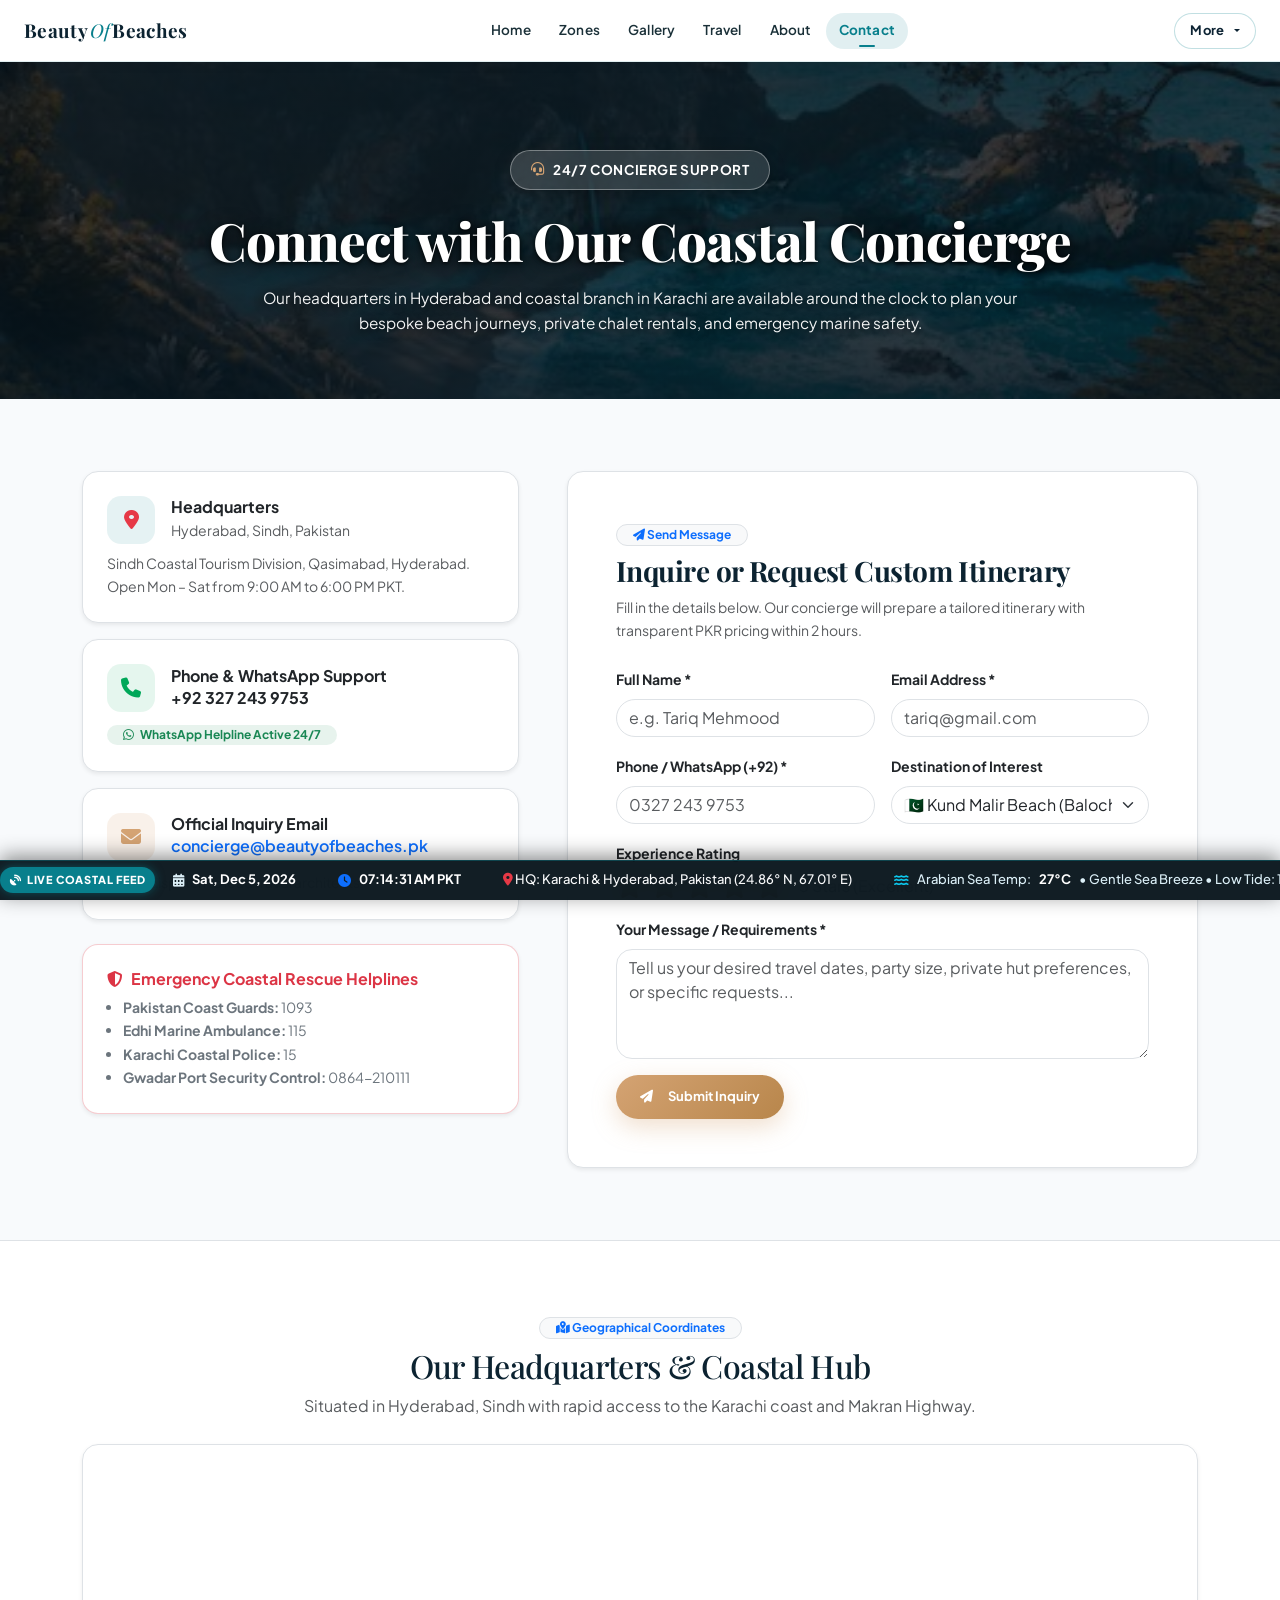
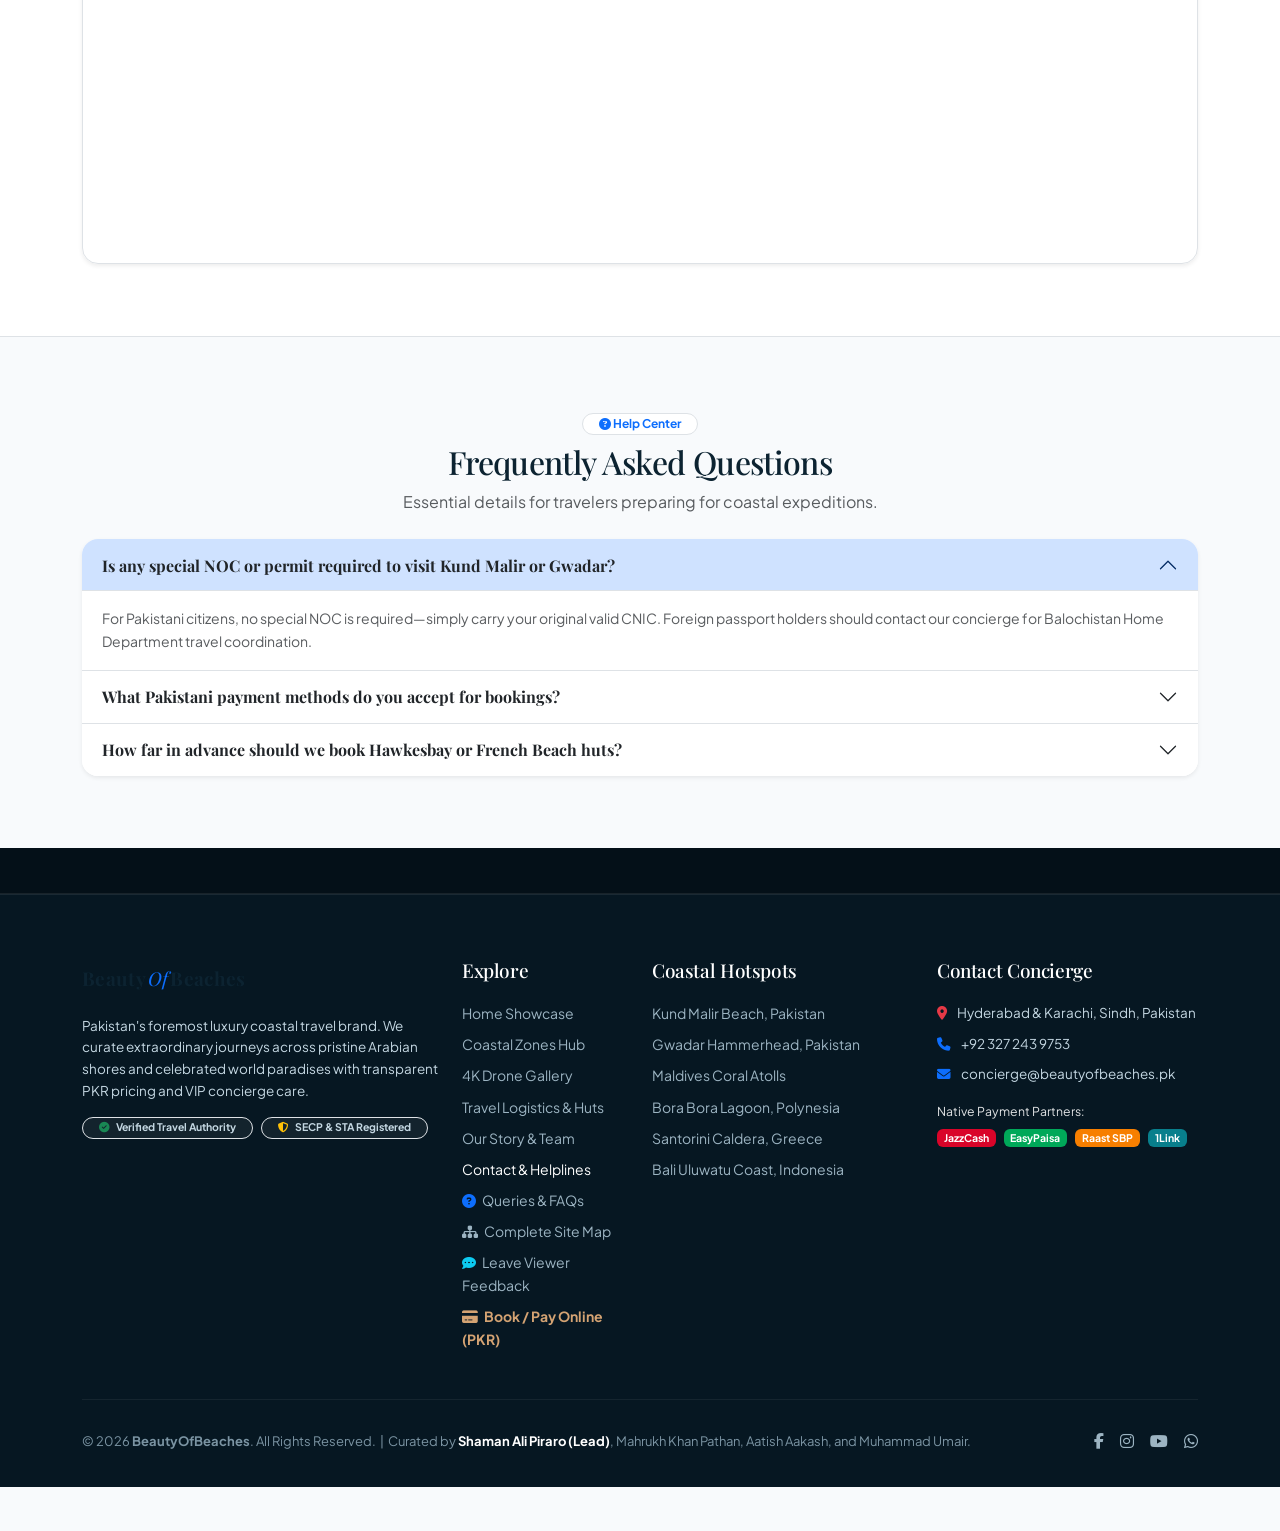
<file: contact.html>
<!doctype html>
<html lang="en">
  <head>
    <meta charset="UTF-8" />
    <meta name="viewport" content="width=device-width, initial-scale=1.0" />
    <title>Contact &amp; Concierge Support | BeautyOfBeaches</title>
    <meta
      name="description"
      content="Get in touch with BeautyOfBeaches concierge in Hyderabad &amp; Karachi, Pakistan. WhatsApp assistance, custom coastal itineraries, and 24/7 marine helpline."
    />

    <link rel="stylesheet" href="CSS/bootstrap.min.css" />
    <link rel="stylesheet" href="CSS/style.css" />

    <link rel="preconnect" href="https://fonts.googleapis.com" />
    <link rel="preconnect" href="https://fonts.gstatic.com" crossorigin />
    <link
      href="https://fonts.googleapis.com/css2?family=Playfair+Display:ital,wght@0,600;0,700;0,800;1,500;1,600;1,700&family=Plus+Jakarta+Sans:wght@300;400;500;600;700;800&display=swap"
      rel="stylesheet"
    />

    <link
      rel="stylesheet"
      href="https://cdnjs.cloudflare.com/ajax/libs/font-awesome/6.7.2/css/all.min.css"
      crossorigin="anonymous"
      referrerpolicy="no-referrer"
    />

    <script src="JS/lottie.min.js"></script>
  </head>

  <body>
    <div id="preloader" aria-hidden="true">
      <div class="preloader-content">
        <div class="surfing-lottie-wrapper">
          <div
            id="surfingLottieContainer"
            class="surfing-lottie-container"
          ></div>
          <div class="surfing-fallback-icon" aria-hidden="true">
            <i class="fa-solid fa-person-surfing surfing-boarder-icon"></i>
            <i class="fa-solid fa-water surfing-wave-icon"></i>
          </div>
        </div>

        <div class="preloader-brand">
          <i class="fa-solid fa-umbrella-beach me-2"></i
          >Beauty<span>Of</span>Beaches
        </div>

        <div class="preloader-progress-track">
          <div class="preloader-progress-bar"></div>
        </div>

        <p class="preloader-status-text">
          <span class="preloader-status-phrase"
            >Catching the perfect wave...</span
          >
        </p>
      </div>
    </div>

    <nav class="navbar navbar-expand-lg sticky-top" id="mainNavbar">
      <div class="container-fluid px-lg-4">
        <a
          class="navbar-brand"
          href="index.html"
          aria-label="BeautyOfBeaches Homepage"
        >
          Beauty<span class="brand-of">Of</span>Beaches
        </a>

        <button
          class="navbar-toggler border-0 shadow-none"
          type="button"
          data-bs-toggle="collapse"
          data-bs-target="#mainNav"
          aria-controls="mainNav"
          aria-expanded="false"
          aria-label="Toggle navigation"
        >
          <i class="fa-solid fa-bars fs-5 text-dark"></i>
        </button>

        <div class="collapse navbar-collapse" id="mainNav">
          <ul class="navbar-nav mx-auto">
            <li class="nav-item">
              <a class="nav-link" href="index.html">Home</a>
            </li>
            <li class="nav-item">
              <a class="nav-link" href="zones.html">Zones</a>
            </li>
            <li class="nav-item">
              <a class="nav-link" href="gallery.html">Gallery</a>
            </li>
            <li class="nav-item">
              <a class="nav-link" href="travel.html">Travel</a>
            </li>
            <li class="nav-item">
              <a class="nav-link" href="about.html">About</a>
            </li>
            <li class="nav-item">
              <a class="nav-link active" href="contact.html">Contact</a>
            </li>
          </ul>

          <div class="d-flex align-items-center mt-3 mt-lg-0">
            <div class="dropdown">
              <button
                class="btn btn-more-dropdown dropdown-toggle"
                type="button"
                id="moreDropdownBtn"
                data-bs-toggle="dropdown"
                data-bs-display="static"
                aria-expanded="false"
              >
                More
              </button>
              <ul
                class="dropdown-menu dropdown-menu-end luxury-dropdown-menu shadow-lg border-0"
                aria-labelledby="moreDropdownBtn"
              >
                <li>
                  <a
                    class="dropdown-item dropdown-item-pay"
                    href="payment.html"
                  >
                    Book / Pay (PKR)
                  </a>
                </li>
                <li>
                  <button
                    class="dropdown-item"
                    type="button"
                    data-bs-toggle="offcanvas"
                    data-bs-target="#savedOffcanvas"
                    aria-controls="savedOffcanvas"
                  >
                    Saved (<span id="savedCount">0</span>)
                  </button>
                </li>
                <li>
                  <a
                    class="dropdown-item"
                    href="#"
                    data-bs-toggle="modal"
                    data-bs-target="#siteMapModal"
                  >
                    Site Map
                  </a>
                </li>
                <li>
                  <a
                    class="dropdown-item"
                    href="#"
                    data-bs-toggle="modal"
                    data-bs-target="#queriesModal"
                  >
                    Queries
                  </a>
                </li>
                <li>
                  <a
                    class="dropdown-item"
                    href="#"
                    data-bs-toggle="modal"
                    data-bs-target="#feedbackModal"
                  >
                    Feedback
                  </a>
                </li>
                <li><hr class="dropdown-divider my-1" /></li>
                <li>
                  <span class="dropdown-item-text visitor-text">
                    Visitors: <strong id="visitorCount">1,428</strong>
                  </span>
                </li>
              </ul>
            </div>
          </div>
        </div>
      </div>
    </nav>

    <header class="page-header-banner text-center">
      <video
        class="page-header-banner-video"
        autoplay
        loop
        muted
        playsinline
        webkit-playsinline
        preload="auto"
        poster="images/kund-malir-beach.jpg"
      >
        <source src="videos/beach-waves.mp4" type="video/mp4" />
        <source
          src="https://prium.github.io/falcon/v3.14.0/assets/video/beach.mp4"
          type="video/mp4"
        />
        <source
          src="https://prium.github.io/falcon/v3.14.0/assets/video/beach.webm"
          type="video/webm"
        />
      </video>
      <div class="page-header-banner-overlay"></div>

      <div class="container position-relative text-center">
        <div>
          <span class="page-header-pill-badge">
            <i class="fa-solid fa-headset"></i> 24/7 Concierge Support
          </span>
        </div>
        <h1 class="page-header-title">Connect with Our Coastal Concierge</h1>
        <p class="page-header-desc">
          Our headquarters in Hyderabad and coastal branch in Karachi are
          available around the clock to plan your bespoke beach journeys,
          private chalet rentals, and emergency marine safety.
        </p>
      </div>
    </header>

    <section class="py-5 bg-sand">
      <div class="container py-lg-4">
        <div class="row g-5 align-items-start">
          <div class="col-lg-5">
            <div class="d-flex flex-column gap-3 mb-4">
              <div class="p-4 rounded-4 bg-white border shadow-sm">
                <div class="d-flex align-items-center gap-3 mb-2">
                  <div
                    class="feature-icon-box mb-0"
                    style="width: 48px; height: 48px; font-size: 20px"
                  >
                    <i class="fa-solid fa-location-dot"></i>
                  </div>
                  <div>
                    <h6 class="fw-bold text-dark mb-0">Headquarters</h6>
                    <span class="small text-muted"
                      >Hyderabad, Sindh, Pakistan</span
                    >
                  </div>
                </div>
                <p class="small text-muted mb-0">
                  Sindh Coastal Tourism Division, Qasimabad, Hyderabad. Open Mon
                  – Sat from 9:00 AM to 6:00 PM PKT.
                </p>
              </div>

              <div class="p-4 rounded-4 bg-white border shadow-sm">
                <div class="d-flex align-items-center gap-3 mb-2">
                  <div
                    class="feature-icon-box mb-0"
                    style="
                      width: 48px;
                      height: 48px;
                      font-size: 20px;
                      background: rgba(0, 168, 89, 0.1);
                    "
                  >
                    <i
                      class="fa-solid fa-phone"
                      style="color: #00a859 !important"
                    ></i>
                  </div>
                  <div>
                    <h6 class="fw-bold text-dark mb-0">
                      Phone &amp; WhatsApp Support
                    </h6>
                    <a
                      href="tel:+923272439753"
                      class="fw-bold text-dark d-block"
                      >+92 327 243 9753</a
                    >
                  </div>
                </div>
                <span
                  class="badge bg-success bg-opacity-10 text-success rounded-pill px-3 py-1 small"
                >
                  <i class="fa-brands fa-whatsapp me-1"></i> WhatsApp Helpline
                  Active 24/7
                </span>
              </div>

              <div class="p-4 rounded-4 bg-white border shadow-sm">
                <div class="d-flex align-items-center gap-3 mb-2">
                  <div
                    class="feature-icon-box mb-0"
                    style="
                      width: 48px;
                      height: 48px;
                      font-size: 20px;
                      background: rgba(212, 163, 115, 0.15);
                    "
                  >
                    <i
                      class="fa-solid fa-envelope"
                      style="color: var(--gold) !important"
                    ></i>
                  </div>
                  <div>
                    <h6 class="fw-bold text-dark mb-0">
                      Official Inquiry Email
                    </h6>
                    <a
                      href="mailto:concierge@beautyofbeaches.pk"
                      class="text-primary fw-semibold d-block"
                      >concierge@beautyofbeaches.pk</a
                    >
                  </div>
                </div>
                <span class="small text-muted"
                  >Direct dispatch to lead travel architects.</span
                >
              </div>
            </div>

            <div
              class="p-4 rounded-4 bg-white border border-danger border-opacity-25 shadow-sm"
            >
              <h6 class="fw-bold text-danger mb-2">
                <i class="fa-solid fa-shield-halved me-2"></i>Emergency Coastal
                Rescue Helplines
              </h6>
              <ul class="small ps-3 text-secondary mb-0">
                <li><strong>Pakistan Coast Guards:</strong> 1093</li>
                <li><strong>Edhi Marine Ambulance:</strong> 115</li>
                <li><strong>Karachi Coastal Police:</strong> 15</li>
                <li>
                  <strong>Gwadar Port Security Control:</strong> 0864-210111
                </li>
              </ul>
            </div>
          </div>

          <div class="col-lg-7">
            <div class="p-4 p-md-5 rounded-4 bg-white border shadow-sm">
              <span
                class="badge bg-light text-primary border rounded-pill px-3 py-1 mb-2"
              >
                <i class="fa-solid fa-paper-plane"></i> Send Message
              </span>
              <h3 class="fw-bold mb-2" style="font-family: var(--font-heading)">
                Inquire or Request Custom Itinerary
              </h3>
              <p class="text-muted small mb-4">
                Fill in the details below. Our concierge will prepare a tailored
                itinerary with transparent PKR pricing within 2 hours.
              </p>

              <form
                id="contactInquiryForm"
                onsubmit="
                  event.preventDefault();
                  handleContactSubmit();
                "
              >
                <div class="row g-3">
                  <div class="col-md-6">
                    <label class="form-label small fw-bold text-dark"
                      >Full Name *</label
                    >
                    <input
                      type="text"
                      id="contactName"
                      class="form-control rounded-pill"
                      placeholder="e.g. Tariq Mehmood"
                      required
                    />
                  </div>

                  <div class="col-md-6">
                    <label class="form-label small fw-bold text-dark"
                      >Email Address *</label
                    >
                    <input
                      type="email"
                      id="contactEmail"
                      class="form-control rounded-pill"
                      placeholder="tariq@gmail.com"
                      required
                    />
                  </div>

                  <div class="col-md-6">
                    <label class="form-label small fw-bold text-dark"
                      >Phone / WhatsApp (+92) *</label
                    >
                    <input
                      type="tel"
                      id="contactPhone"
                      class="form-control rounded-pill"
                      placeholder="0327 243 9753"
                      required
                    />
                  </div>

                  <div class="col-md-6">
                    <label class="form-label small fw-bold text-dark"
                      >Destination of Interest</label
                    >
                    <select id="contactZone" class="form-select rounded-pill">
                      <option value="Kund Malir Beach">
                        🇵🇰 Kund Malir Beach (Balochistan)
                      </option>
                      <option value="Gwadar & Hammerhead">
                        🇵🇰 Gwadar Coast (Balochistan)
                      </option>
                      <option value="Ormara Beach">
                        🇵🇰 Ormara Beach (Balochistan)
                      </option>
                      <option value="Hawkesbay Beach">
                        🇵🇰 Hawkesbay Private Chalet (Karachi)
                      </option>
                      <option value="Astola Island">
                        🇵🇰 Astola Island Marine Eco-Reserve
                      </option>
                      <option value="Maldives">🏝️ Maldives Luxury Atoll</option>
                      <option value="Bora Bora">
                        🏝️ Bora Bora South Pacific
                      </option>
                      <option value="Santorini">
                        🏛️ Santorini Caldera (Greece)
                      </option>
                      <option value="Bali">
                        🌺 Bali Secret Beach (Indonesia)
                      </option>
                      <option value="General Inquiry">
                        General Coastal Inquiry
                      </option>
                    </select>
                  </div>

                  <div class="col-12">
                    <label class="form-label small fw-bold text-dark"
                      >Experience Rating</label
                    >
                    <div
                      class="d-flex align-items-center gap-2 fs-4 text-warning"
                      id="ratingStars"
                      style="cursor: pointer"
                    >
                      <i class="fa-solid fa-star" data-rating="1"></i>
                      <i class="fa-solid fa-star" data-rating="2"></i>
                      <i class="fa-solid fa-star" data-rating="3"></i>
                      <i class="fa-solid fa-star" data-rating="4"></i>
                      <i class="fa-solid fa-star" data-rating="5"></i>
                      <span class="small text-muted ms-2 fs-6" id="ratingLabel"
                        >5 Stars (Excellent)</span
                      >
                    </div>
                  </div>

                  <div class="col-12">
                    <label class="form-label small fw-bold text-dark"
                      >Your Message / Requirements *</label
                    >
                    <textarea
                      id="contactMessage"
                      class="form-control rounded-4"
                      rows="4"
                      placeholder="Tell us your desired travel dates, party size, private hut preferences, or specific requests..."
                      required
                    ></textarea>
                  </div>

                  <div class="col-12">
                    <button type="submit" class="btn-gold px-4 py-2">
                      <i class="fa-solid fa-paper-plane me-2"></i> Submit
                      Inquiry
                    </button>
                    <span
                      id="contactFormStatus"
                      class="ms-3 small text-success fw-bold"
                    ></span>
                  </div>
                </div>
              </form>
            </div>
          </div>
        </div>
      </div>
    </section>

    <section class="py-5 bg-white border-top border-bottom" id="mapSection">
      <div class="container py-lg-4">
        <div class="text-center max-w-700 mx-auto mb-4">
          <span
            class="badge bg-light text-primary border rounded-pill px-3 py-1 mb-2"
          >
            <i class="fa-solid fa-map-location-dot"></i> Geographical
            Coordinates
          </span>
          <h2 class="section-title mb-2">Our Headquarters &amp; Coastal Hub</h2>
          <p class="text-muted">
            Situated in Hyderabad, Sindh with rapid access to the Karachi coast
            and Makran Highway.
          </p>
        </div>

        <div
          class="rounded-4 overflow-hidden border shadow-sm"
          style="height: 420px; position: relative"
        >
          <iframe
            title="BeautyOfBeaches Headquarters Map"
            src="https://www.google.com/maps/embed?pb=!1m18!1m12!1m3!1d115340.23724391851!2d68.28634123565578!3d25.37895247844005!2m3!1f0!2f0!3f0!3m2!1i1024!2i768!4f13.1!3m3!1m2!1s0x394c70f6d444f3c3%3A0xc00bbc183d41e285!2sHyderabad%2C%20Sindh%2C%20Pakistan!5e0!3m2!1sen!2s!4v1700000000000!5m2!1sen!2s"
            width="100%"
            height="100%"
            style="border: 0"
            allowfullscreen=""
            loading="lazy"
            referrerpolicy="no-referrer-when-downgrade"
          ></iframe>
        </div>
      </div>
    </section>

    <section class="py-5 bg-sand">
      <div class="container max-w-800 py-lg-4">
        <div class="text-center mb-4">
          <span
            class="badge bg-white text-primary border rounded-pill px-3 py-1 mb-2"
          >
            <i class="fa-solid fa-circle-question"></i> Help Center
          </span>
          <h2 class="section-title mb-2">Frequently Asked Questions</h2>
          <p class="text-muted">
            Essential details for travelers preparing for coastal expeditions.
          </p>
        </div>

        <div
          class="accordion border-0 shadow-sm rounded-4 overflow-hidden"
          id="faqAccordion"
        >
          <div class="accordion-item border-0 border-bottom">
            <h2 class="accordion-header">
              <button
                class="accordion-button fw-bold text-dark"
                type="button"
                data-bs-toggle="collapse"
                data-bs-target="#faq1"
              >
                Is any special NOC or permit required to visit Kund Malir or
                Gwadar?
              </button>
            </h2>
            <div
              id="faq1"
              class="accordion-collapse collapse show"
              data-bs-parent="#faqAccordion"
            >
              <div class="accordion-body small text-muted leading-relaxed">
                For Pakistani citizens, no special NOC is required—simply carry
                your original valid CNIC. Foreign passport holders should
                contact our concierge for Balochistan Home Department travel
                coordination.
              </div>
            </div>
          </div>

          <div class="accordion-item border-0 border-bottom">
            <h2 class="accordion-header">
              <button
                class="accordion-button collapsed fw-bold text-dark"
                type="button"
                data-bs-toggle="collapse"
                data-bs-target="#faq2"
              >
                What Pakistani payment methods do you accept for bookings?
              </button>
            </h2>
            <div
              id="faq2"
              class="accordion-collapse collapse"
              data-bs-parent="#faqAccordion"
            >
              <div class="accordion-body small text-muted leading-relaxed">
                We accept JazzCash (Mobile Account / MPIN), EasyPaisa, State
                Bank Raast (0% instant settlement), Online 1Link Bank Transfers
                (HBL, Meezan, Alfalah, UBL), and Visa/Mastercard.
              </div>
            </div>
          </div>

          <div class="accordion-item border-0">
            <h2 class="accordion-header">
              <button
                class="accordion-button collapsed fw-bold text-dark"
                type="button"
                data-bs-toggle="collapse"
                data-bs-target="#faq3"
              >
                How far in advance should we book Hawkesbay or French Beach
                huts?
              </button>
            </h2>
            <div
              id="faq3"
              class="accordion-collapse collapse"
              data-bs-parent="#faqAccordion"
            >
              <div class="accordion-body small text-muted leading-relaxed">
                For weekend stays (Saturdays &amp; Sundays), we recommend
                booking at least 7 to 10 days in advance to guarantee prime
                beachfront chalet availability with electricity and fresh water.
              </div>
            </div>
          </div>
        </div>
      </div>
    </section>

    <div class="ticker-bar">
      <div class="ticker-content">
        <span class="ticker-item"
          ><i class="fa-solid fa-sparkles"></i>
          <strong>Kund Malir Sunset Camp:</strong> Special 15% discount for
          weekend slots</span
        >
        <span class="ticker-item"
          ><i class="fa-solid fa-bolt"></i>
          <strong>Gwadar Dolphin Tour:</strong> Speedboat bookings open for
          November</span
        >
        <span class="ticker-item"
          ><i class="fa-solid fa-credit-card"></i>
          <strong>Pay in PKR:</strong> Zero bank transaction fees with Raast and
          JazzCash</span
        >
        <span class="ticker-item"
          ><i class="fa-solid fa-star"></i>
          <strong>Astola Scuba Permits:</strong> Limited eco-island slots
          available</span
        >
      </div>
    </div>

    <footer class="site-footer">
      <div class="container">
        <div class="row g-4">
          <div class="col-lg-4 col-md-6">
            <a
              class="navbar-brand text-white mb-3 d-inline-block"
              href="index.html"
            >
              <i class="fa-solid fa-umbrella-beach text-primary"></i>
              Beauty<span class="text-primary fst-italic">Of</span>Beaches
            </a>
            <p
              class="mb-3"
              style="color: #c4d7e2; font-size: 13.5px; line-height: 1.6"
            >
              Pakistan's foremost luxury coastal travel brand. We curate
              extraordinary journeys across pristine Arabian shores and
              celebrated world paradises with transparent PKR pricing and VIP
              concierge care.
            </p>
            <div class="d-flex flex-wrap gap-2">
              <span
                class="badge border rounded-pill px-3 py-1"
                style="
                  background: rgba(255, 255, 255, 0.05);
                  border-color: rgba(255, 255, 255, 0.15);
                  color: #c4d7e2;
                "
              >
                <i class="fa-solid fa-circle-check text-success me-1"></i>
                Verified Travel Authority
              </span>
              <span
                class="badge border rounded-pill px-3 py-1"
                style="
                  background: rgba(255, 255, 255, 0.05);
                  border-color: rgba(255, 255, 255, 0.15);
                  color: #c4d7e2;
                "
              >
                <i class="fa-solid fa-shield-halved text-warning me-1"></i> SECP
                &amp; STA Registered
              </span>
            </div>
          </div>

          <div class="col-lg-2 col-md-6">
            <h5>Explore</h5>
            <ul class="list-unstyled mb-0 d-flex flex-column gap-2">
              <li><a href="index.html">Home Showcase</a></li>
              <li><a href="zones.html">Coastal Zones Hub</a></li>
              <li><a href="gallery.html">4K Drone Gallery</a></li>
              <li><a href="travel.html">Travel Logistics &amp; Huts</a></li>
              <li><a href="about.html">Our Story &amp; Team</a></li>
              <li>
                <a href="contact.html" class="text-white"
                  >Contact &amp; Helplines</a
                >
              </li>
              <li>
                <a
                  href="#"
                  data-bs-toggle="modal"
                  data-bs-target="#queriesModal"
                  ><i class="fa-solid fa-circle-question me-1 text-primary"></i>
                  Queries &amp; FAQs</a
                >
              </li>
              <li>
                <a
                  href="#"
                  data-bs-toggle="modal"
                  data-bs-target="#siteMapModal"
                  ><i class="fa-solid fa-sitemap me-1 text-gold"></i> Complete
                  Site Map</a
                >
              </li>
              <li>
                <a
                  href="#"
                  data-bs-toggle="modal"
                  data-bs-target="#feedbackModal"
                  ><i class="fa-solid fa-comment-dots me-1 text-info"></i> Leave
                  Viewer Feedback</a
                >
              </li>
              <li>
                <a href="payment.html" class="footer-booking-link"
                  ><i class="fa-solid fa-credit-card me-1"></i> Book / Pay
                  Online (PKR)</a
                >
              </li>
            </ul>
          </div>

          <div class="col-lg-3 col-md-6">
            <h5>Coastal Hotspots</h5>
            <ul class="list-unstyled mb-0 d-flex flex-column gap-2">
              <li>
                <a href="zones.html?zone=West">Kund Malir Beach, Pakistan</a>
              </li>
              <li>
                <a href="zones.html?zone=West">Gwadar Hammerhead, Pakistan</a>
              </li>
              <li><a href="zones.html?zone=East">Maldives Coral Atolls</a></li>
              <li>
                <a href="zones.html?zone=East">Bora Bora Lagoon, Polynesia</a>
              </li>
              <li>
                <a href="zones.html?zone=North">Santorini Caldera, Greece</a>
              </li>
              <li>
                <a href="zones.html?zone=South"
                  >Bali Uluwatu Coast, Indonesia</a
                >
              </li>
            </ul>
          </div>

          <div class="col-lg-3 col-md-6">
            <h5>Contact Concierge</h5>
            <p class="mb-2" style="color: #c4d7e2; font-size: 13.5px">
              <i class="fa-solid fa-location-dot me-2"></i> Hyderabad &amp;
              Karachi, Sindh, Pakistan
            </p>
            <p class="mb-2" style="color: #c4d7e2; font-size: 13.5px">
              <i class="fa-solid fa-phone me-2 text-primary"></i> +92 327 243
              9753
            </p>
            <p class="mb-3" style="color: #c4d7e2; font-size: 13.5px">
              <i class="fa-solid fa-envelope me-2 text-primary"></i>
              concierge@beautyofbeaches.pk
            </p>

            <div class="mt-3">
              <span class="small text-white-50 d-block mb-2"
                >Native Payment Partners:</span
              >
              <div class="d-flex align-items-center gap-2 flex-wrap">
                <span class="badge" style="background: #d90429; color: #fff"
                  >JazzCash</span
                >
                <span class="badge" style="background: #00a859; color: #fff"
                  >EasyPaisa</span
                >
                <span class="badge" style="background: #f77f00; color: #fff"
                  >Raast SBP</span
                >
                <span class="badge" style="background: #087f8c; color: #fff"
                  >1Link</span
                >
              </div>
            </div>
          </div>
        </div>

        <div
          class="footer-bottom d-flex flex-wrap justify-content-between align-items-center gap-3"
        >
          <div>
            &copy; 2026 <strong>BeautyOfBeaches</strong>. All Rights Reserved.
            &nbsp;|&nbsp; Curated by
            <span class="text-white fw-bold">Shaman Ali Piraro (Lead)</span>,
            Mahrukh Khan Pathan, Aatish Aakash, and Muhammad Umair.
          </div>
          <div class="d-flex align-items-center gap-3 fs-6">
            <a href="#" aria-label="Facebook"
              ><i class="fa-brands fa-facebook-f"></i
            ></a>
            <a href="#" aria-label="Instagram"
              ><i class="fa-brands fa-instagram"></i
            ></a>
            <a href="#" aria-label="YouTube"
              ><i class="fa-brands fa-youtube"></i
            ></a>
            <a href="#" aria-label="WhatsApp"
              ><i class="fa-brands fa-whatsapp"></i
            ></a>
          </div>
        </div>
      </div>
    </footer>

    <div
      class="offcanvas offcanvas-end"
      tabindex="-1"
      id="savedOffcanvas"
      aria-labelledby="savedOffcanvasLabel"
    >
      <div class="offcanvas-header border-bottom">
        <h5 class="offcanvas-title" id="savedOffcanvasLabel">
          <i class="fa-solid fa-heart me-2"></i> Your Saved Escapes
        </h5>
        <button
          type="button"
          class="btn-close text-reset shadow-none"
          data-bs-dismiss="offcanvas"
          aria-label="Close"
        ></button>
      </div>
      <div class="offcanvas-body d-flex flex-column">
        <div id="wishlistContainer" class="flex-grow-1"></div>
        <div class="border-top pt-3 mt-auto">
          <a
            href="payment.html"
            class="btn-gold w-100 justify-content-center py-2"
            >Proceed to Checkout</a
          >
        </div>
      </div>
    </div>

    <button
      class="btn-back-to-top"
      id="backToTopBtn"
      type="button"
      aria-label="Back to top"
    >
      <i class="fa-solid fa-arrow-up"></i>
    </button>

    <div
      class="modal fade modal-luxury"
      id="feedbackModal"
      tabindex="-1"
      aria-labelledby="feedbackModalLabel"
      aria-hidden="true"
    >
      <div class="modal-dialog modal-dialog-centered">
        <div class="modal-content border-0 shadow-lg rounded-4 overflow-hidden">
          <div
            class="modal-header text-white p-4"
            style="background: var(--ocean-deep) !important"
          >
            <div>
              <span
                class="badge bg-primary bg-opacity-25 text-primary border border-primary border-opacity-25 rounded-pill px-3 py-1 mb-2"
              >
                <i class="fa-solid fa-star text-gold me-1"></i> Viewer
                Experience
              </span>
              <h4
                class="modal-title h5 text-white mb-0"
                id="feedbackModalLabel"
              >
                Share Your Beach Feedback
              </h4>
            </div>
            <button
              type="button"
              class="btn-close btn-close-white"
              data-bs-dismiss="modal"
              aria-label="Close"
            ></button>
          </div>
          <div class="modal-body p-4 bg-light">
            <div
              id="feedbackSuccessAlert"
              class="alert alert-success d-none rounded-3 py-2 px-3 small mb-3"
            >
              <i class="fa-solid fa-circle-check me-1"></i> Thank you! Your
              feedback has been recorded successfully.
            </div>

            <form id="feedbackForm" onsubmit="handleFeedbackSubmit(event)">
              <div class="mb-3">
                <label for="fbName" class="form-label small fw-bold text-dark"
                  >Your Name <span class="text-danger">*</span></label
                >
                <input
                  type="text"
                  class="form-control rounded-3"
                  id="fbName"
                  placeholder="e.g. Ayesha Khan"
                  required
                />
              </div>

              <div class="mb-3">
                <label for="fbEmail" class="form-label small fw-bold text-dark"
                  >Email Address <span class="text-danger">*</span></label
                >
                <input
                  type="email"
                  class="form-control rounded-3"
                  id="fbEmail"
                  placeholder="e.g. ayesha@example.com"
                  required
                />
              </div>

              <div class="mb-3">
                <label for="fbBeach" class="form-label small fw-bold text-dark"
                  >Destination Visited / Reviewed</label
                >
                <select class="form-select rounded-3" id="fbBeach">
                  <option value="Kund Malir Beach, Pakistan">
                    Kund Malir Beach, Pakistan
                  </option>
                  <option value="Gwadar Hammerhead Coast, Pakistan">
                    Gwadar Hammerhead Coast, Pakistan
                  </option>
                  <option value="Hawkesbay Luxury Chalets, Karachi">
                    Hawkesbay Luxury Chalets, Karachi
                  </option>
                  <option value="Astola Island Sanctuary, Balochistan">
                    Astola Island Sanctuary, Balochistan
                  </option>
                  <option value="Maldives Overwater Atolls">
                    Maldives Overwater Atolls
                  </option>
                  <option value="Bora Bora Lagoon, French Polynesia">
                    Bora Bora Lagoon, French Polynesia
                  </option>
                  <option value="General Website Experience">
                    General Website Experience
                  </option>
                </select>
              </div>

              <div class="mb-3 text-center">
                <label class="form-label small fw-bold text-dark d-block"
                  >Overall Rating</label
                >
                <div class="star-rating-select justify-content-center">
                  <input
                    type="radio"
                    id="star5"
                    name="fbRating"
                    value="5"
                    checked
                  /><label for="star5" title="5 stars"
                    ><i class="fa-solid fa-star"></i
                  ></label>
                  <input
                    type="radio"
                    id="star4"
                    name="fbRating"
                    value="4"
                  /><label for="star4" title="4 stars"
                    ><i class="fa-solid fa-star"></i
                  ></label>
                  <input
                    type="radio"
                    id="star3"
                    name="fbRating"
                    value="3"
                  /><label for="star3" title="3 stars"
                    ><i class="fa-solid fa-star"></i
                  ></label>
                  <input
                    type="radio"
                    id="star2"
                    name="fbRating"
                    value="2"
                  /><label for="star2" title="2 stars"
                    ><i class="fa-solid fa-star"></i
                  ></label>
                  <input
                    type="radio"
                    id="star1"
                    name="fbRating"
                    value="1"
                  /><label for="star1" title="1 star"
                    ><i class="fa-solid fa-star"></i
                  ></label>
                </div>
              </div>

              <div class="mb-3">
                <label
                  for="fbComments"
                  class="form-label small fw-bold text-dark"
                  >Comments &amp; Review
                  <span class="text-danger">*</span></label
                >
                <textarea
                  class="form-control rounded-3"
                  id="fbComments"
                  rows="3"
                  placeholder="Tell us about the beach cleanliness, serenity, transport, or booking experience..."
                  required
                ></textarea>
              </div>

              <div class="d-flex justify-content-end gap-2 pt-2">
                <button
                  type="button"
                  class="btn btn-outline-secondary rounded-pill px-4"
                  data-bs-dismiss="modal"
                >
                  Cancel
                </button>
                <button
                  type="submit"
                  class="btn btn-primary rounded-pill px-4 fw-bold"
                >
                  <i class="fa-solid fa-paper-plane me-1"></i> Submit Feedback
                </button>
              </div>
            </form>
          </div>
        </div>
      </div>
    </div>

    <div
      class="modal fade modal-luxury"
      id="queriesModal"
      tabindex="-1"
      aria-labelledby="queriesModalLabel"
      aria-hidden="true"
    >
      <div class="modal-dialog modal-dialog-centered modal-lg">
        <div class="modal-content border-0 shadow-lg rounded-4 overflow-hidden">
          <div
            class="modal-header text-white p-4"
            style="background: var(--ocean-deep) !important"
          >
            <div>
              <span
                class="badge bg-primary bg-opacity-25 text-primary border border-primary border-opacity-25 rounded-pill px-3 py-1 mb-2"
              >
                <i class="fa-solid fa-circle-question text-gold me-1"></i> Help
                &amp; Concierge Support
              </span>
              <h4 class="modal-title h5 text-white mb-0" id="queriesModalLabel">
                Traveler Queries &amp; Coastal FAQ
              </h4>
            </div>
            <button
              type="button"
              class="btn-close btn-close-white"
              data-bs-dismiss="modal"
              aria-label="Close"
            ></button>
          </div>
          <div class="modal-body p-4 bg-light">
            <div
              id="querySuccessAlert"
              class="alert alert-success d-none rounded-3 py-2 px-3 small mb-3"
            >
              <i class="fa-solid fa-circle-check me-1"></i> Query received! Our
              coastal desk will contact you promptly.
            </div>

            <div class="accordion mb-4" id="faqAccordion">
              <div
                class="accordion-item border-0 mb-2 rounded-3 shadow-sm overflow-hidden"
              >
                <h2 class="accordion-header">
                  <button
                    class="accordion-button collapsed fw-bold py-3"
                    type="button"
                    data-bs-toggle="collapse"
                    data-bs-target="#faq1"
                  >
                    <i class="fa-solid fa-shield-halved text-primary me-2"></i>
                    How are coastal chalets and tour prices settled in PKR?
                  </button>
                </h2>
                <div
                  id="faq1"
                  class="accordion-collapse collapse"
                  data-bs-parent="#faqAccordion"
                >
                  <div class="accordion-body text-muted small">
                    All expeditions and beach huts are denominated transparently
                    in Pakistani Rupees (PKR). We support JazzCash, EasyPaisa,
                    Raast SBP, and Bank Wire escrow with zero hidden foreign
                    exchange fees.
                  </div>
                </div>
              </div>

              <div
                class="accordion-item border-0 mb-2 rounded-3 shadow-sm overflow-hidden"
              >
                <h2 class="accordion-header">
                  <button
                    class="accordion-button collapsed fw-bold py-3"
                    type="button"
                    data-bs-toggle="collapse"
                    data-bs-target="#faq2"
                  >
                    <i class="fa-solid fa-bus text-primary me-2"></i> How do I
                    reach Kund Malir or Ormara Beach from Karachi?
                  </button>
                </h2>
                <div
                  id="faq2"
                  class="accordion-collapse collapse"
                  data-bs-parent="#faqAccordion"
                >
                  <div class="accordion-body text-muted small">
                    Our verified luxury coastal coaches depart every morning at
                    06:00 AM from Karachi along the scenic Makran Coastal
                    Highway (N10). Private 4WD SUV charters are also available
                    with professional drivers.
                  </div>
                </div>
              </div>

              <div
                class="accordion-item border-0 mb-2 rounded-3 shadow-sm overflow-hidden"
              >
                <h2 class="accordion-header">
                  <button
                    class="accordion-button collapsed fw-bold py-3"
                    type="button"
                    data-bs-toggle="collapse"
                    data-bs-target="#faq3"
                  >
                    <i class="fa-solid fa-file-pdf text-primary me-2"></i> Can I
                    download destination dossiers and offline travel permits?
                  </button>
                </h2>
                <div
                  id="faq3"
                  class="accordion-collapse collapse"
                  data-bs-parent="#faqAccordion"
                >
                  <div class="accordion-body text-muted small">
                    Yes! Click "View Details" on any beach card to download an
                    official PDF or Word DOC guide. All verified payment
                    bookings also generate genuine downloadable PDF booking
                    receipts.
                  </div>
                </div>
              </div>
            </div>

            <div class="card border-0 rounded-4 p-3 bg-white shadow-sm">
              <h5 class="h6 fw-bold mb-3 text-dark">
                <i class="fa-solid fa-paper-plane text-primary me-2"></i>Submit
                Your Coastal Query
              </h5>
              <form id="queriesForm" onsubmit="handleQuerySubmit(event)">
                <div class="row g-2 mb-2">
                  <div class="col-md-6">
                    <input
                      type="text"
                      class="form-control form-control-sm rounded-3"
                      id="queryName"
                      placeholder="Your Name *"
                      required
                    />
                  </div>
                  <div class="col-md-6">
                    <input
                      type="text"
                      class="form-control form-control-sm rounded-3"
                      id="queryContact"
                      placeholder="Phone / WhatsApp or Email *"
                      required
                    />
                  </div>
                </div>
                <div class="mb-2">
                  <select
                    class="form-select form-select-sm rounded-3"
                    id="queryTopic"
                  >
                    <option value="Hut Booking & Rates">
                      Hut Booking &amp; Rates
                    </option>
                    <option value="Coastal Highway Bus Transit">
                      Coastal Highway Bus Transit
                    </option>
                    <option value="Family Beach Safety">
                      Family Beach Safety
                    </option>
                    <option value="Scuba Diving & Permits">
                      Scuba Diving &amp; Permits
                    </option>
                    <option value="Corporate / Group Retreat">
                      Corporate / Group Retreat
                    </option>
                  </select>
                </div>
                <div class="mb-2">
                  <textarea
                    class="form-control form-control-sm rounded-3"
                    id="queryQuestion"
                    rows="2"
                    placeholder="Ask your question here..."
                    required
                  ></textarea>
                </div>
                <div class="text-end">
                  <button
                    type="submit"
                    class="btn btn-primary btn-sm rounded-pill px-4 fw-bold"
                  >
                    Send Inquiry
                  </button>
                </div>
              </form>
            </div>
          </div>
        </div>
      </div>
    </div>

    <div
      class="modal fade modal-luxury"
      id="siteMapModal"
      tabindex="-1"
      aria-labelledby="siteMapModalLabel"
      aria-hidden="true"
    >
      <div class="modal-dialog modal-dialog-centered modal-lg">
        <div class="modal-content border-0 shadow-lg rounded-4 overflow-hidden">
          <div
            class="modal-header text-white p-4"
            style="background: var(--ocean-deep) !important"
          >
            <div>
              <span
                class="badge bg-primary bg-opacity-25 text-primary border border-primary border-opacity-25 rounded-pill px-3 py-1 mb-2"
              >
                <i class="fa-solid fa-sitemap text-gold me-1"></i> Architecture
                &amp; Hierarchy
              </span>
              <h4 class="modal-title h5 text-white mb-0" id="siteMapModalLabel">
                BeautyOfBeaches • Official Site Map
              </h4>
            </div>
            <button
              type="button"
              class="btn-close btn-close-white"
              data-bs-dismiss="modal"
              aria-label="Close"
            ></button>
          </div>
          <div class="modal-body p-4 bg-light">
            <div class="row g-4">
              <div class="col-md-4">
                <div
                  class="card h-100 border-0 p-3 rounded-3 bg-white shadow-sm"
                >
                  <h6 class="fw-bold text-primary mb-3">
                    <i class="fa-solid fa-compass me-2"></i>Core Portals
                  </h6>
                  <ul class="list-unstyled mb-0 small d-flex flex-column gap-2">
                    <li>
                      <a
                        href="index.html"
                        class="text-decoration-none text-dark fw-bold"
                        >1. Home Showcase</a
                      >
                    </li>
                    <li>
                      <a
                        href="zones.html"
                        class="text-decoration-none text-dark fw-bold"
                        >2. Coastal Zones Hub</a
                      >
                    </li>
                    <li>
                      <a
                        href="gallery.html"
                        class="text-decoration-none text-dark fw-bold"
                        >3. 4K Drone Gallery</a
                      >
                    </li>
                    <li>
                      <a
                        href="travel.html"
                        class="text-decoration-none text-dark fw-bold"
                        >4. Transit &amp; Huts</a
                      >
                    </li>
                    <li>
                      <a
                        href="about.html"
                        class="text-decoration-none text-dark fw-bold"
                        >5. About Our Team</a
                      >
                    </li>
                    <li>
                      <a
                        href="contact.html"
                        class="text-decoration-none text-dark fw-bold"
                        >6. Contact Concierge</a
                      >
                    </li>
                    <li>
                      <a
                        href="payment.html"
                        class="text-decoration-none text-primary fw-bold"
                        >7. Secure Payment (PKR)</a
                      >
                    </li>
                  </ul>
                </div>
              </div>

              <div class="col-md-4">
                <div
                  class="card h-100 border-0 p-3 rounded-3 bg-white shadow-sm"
                >
                  <h6 class="fw-bold text-success mb-3">
                    <i class="fa-solid fa-earth-americas me-2"></i>4 Coastal
                    Zones
                  </h6>
                  <ul class="list-unstyled mb-0 small d-flex flex-column gap-2">
                    <li>
                      <a
                        href="zones.html?zone=West"
                        class="text-decoration-none text-dark"
                        ><strong>West Zone:</strong> Pakistan Coast (Kund Malir,
                        Gwadar, Hawkesbay, Clifton, Astola)</a
                      >
                    </li>
                    <li>
                      <a
                        href="zones.html?zone=North"
                        class="text-decoration-none text-dark"
                        ><strong>North Zone:</strong> Thailand &amp;
                        Mediterranean (Phi Phi, Navagio, Railay)</a
                      >
                    </li>
                    <li>
                      <a
                        href="zones.html?zone=East"
                        class="text-decoration-none text-dark"
                        ><strong>East Zone:</strong> Polynesia &amp; Maldives
                        (Overwater Villas, Bora Bora)</a
                      >
                    </li>
                    <li>
                      <a
                        href="zones.html?zone=South"
                        class="text-decoration-none text-dark"
                        ><strong>South Zone:</strong> Indian Ocean &amp;
                        Australia (Whitehaven, Mirissa, Radhanagar)</a
                      >
                    </li>
                  </ul>
                </div>
              </div>

              <div class="col-md-4">
                <div
                  class="card h-100 border-0 p-3 rounded-3 bg-white shadow-sm"
                >
                  <h6 class="fw-bold text-warning mb-3">
                    <i class="fa-solid fa-sliders me-2"></i>Interactive Features
                  </h6>
                  <ul class="list-unstyled mb-0 small d-flex flex-column gap-2">
                    <li>
                      <span class="text-muted"
                        >• Surfing Lottie Preloader Engine</span
                      >
                    </li>
                    <li>
                      <span class="text-muted"
                        >• HTML5 Geolocation Bottom Ticker</span
                      >
                    </li>
                    <li>
                      <span class="text-muted"
                        >• Live Live Visitor Counter</span
                      >
                    </li>
                    <li>
                      <span class="text-muted"
                        >• Wishlist Offcanvas Storage</span
                      >
                    </li>
                    <li>
                      <span class="text-muted"
                        >• PDF &amp; DOC Guide Exporters</span
                      >
                    </li>
                    <li>
                      <span class="text-muted"
                        >• 256-Bit SSL Escrow Gateway</span
                      >
                    </li>
                    <li>
                      <span class="text-muted"
                        >• Fullscreen Touch Lightbox</span
                      >
                    </li>
                  </ul>
                </div>
              </div>
            </div>

            <div class="mt-4 pt-3 border-top text-center text-muted small">
              <strong>Project:</strong> Aptech Computer Education eProject •
              <strong>Lead:</strong> Shaman Ali Piraro •
              <strong>Co-Curators:</strong> Mahrukh Khan Pathan, Aatish Aakash,
              Muhammad Umair • Hyderabad &amp; Karachi, Pakistan
            </div>
          </div>
        </div>
      </div>
    </div>

    <div
      class="bottom-scrolling-ticker"
      id="bottomScrollingTicker"
      role="region"
      aria-label="Live coastal updates ticker"
    >
      <div class="bottom-ticker-content">
        <span class="bottom-ticker-badge"
          ><i class="fa-solid fa-satellite-dish"></i> LIVE COASTAL FEED</span
        >
        <span class="bottom-ticker-item"
          ><i class="fa-solid fa-calendar-days text-gold"></i>
          <strong id="tickerDate">Oct 18, 2026</strong></span
        >
        <span class="bottom-ticker-item"
          ><i class="fa-solid fa-clock text-primary"></i>
          <strong id="tickerTime">11:15:00 AM PKT</strong></span
        >
        <span class="bottom-ticker-item" id="tickerLocation"
          ><i class="fa-solid fa-location-crosshairs text-success"></i>
          <strong>Detecting Geolocation...</strong></span
        >
        <span class="bottom-ticker-item"
          ><i class="fa-solid fa-water text-info"></i> Arabian Sea Temp:
          <strong>27°C</strong> • Gentle Sea Breeze • Low Tide: 14:20 PKT</span
        >
        <span class="bottom-ticker-item"
          ><i class="fa-solid fa-compass text-warning"></i> 4 Coastal Zones:
          <strong>West</strong> (Pakistan Coast),
          <strong>North</strong> (Thailand/Europe),
          <strong>East</strong> (Maldives/Polynesia),
          <strong>South</strong> (Sri Lanka/Australia)</span
        >
        <span class="bottom-ticker-item"
          ><i class="fa-solid fa-bus-simple text-primary"></i> Transit
          Advertising: Executive Coastal Coaches &amp; Island Flights
          Active</span
        >
        <span class="bottom-ticker-item"
          ><i class="fa-solid fa-credit-card text-gold"></i> 100% Verified
          Escrow in Pakistani Rupees (PKR) via JazzCash, EasyPaisa, Raast &amp;
          Bank Wire</span
        >

        <span class="bottom-ticker-badge"
          ><i class="fa-solid fa-satellite-dish"></i> LIVE COASTAL FEED</span
        >
        <span class="bottom-ticker-item"
          ><i class="fa-solid fa-calendar-days text-gold"></i>
          <strong>Oct 18, 2026</strong></span
        >
        <span class="bottom-ticker-item"
          ><i class="fa-solid fa-clock text-primary"></i>
          <strong>PKT Live</strong></span
        >
        <span class="bottom-ticker-item"
          ><i class="fa-solid fa-water text-info"></i> Arabian Sea Temp:
          <strong>27°C</strong> • Gentle Sea Breeze</span
        >
        <span class="bottom-ticker-item"
          ><i class="fa-solid fa-compass text-warning"></i> 4 Coastal Zones
          Active</span
        >
        <span class="bottom-ticker-item"
          ><i class="fa-solid fa-bus-simple text-primary"></i> Transit
          Advertising Active</span
        >
      </div>
    </div>

    <script src="JS/bootstrap.bundle.min.js"></script>
    <script src="JS/jspdf.umd.min.js"></script>
    <script src="JS/jspdf.plugin.autotable.min.js"></script>
    <script src="JS/script.js"></script>
  </body>
</html>
</file>
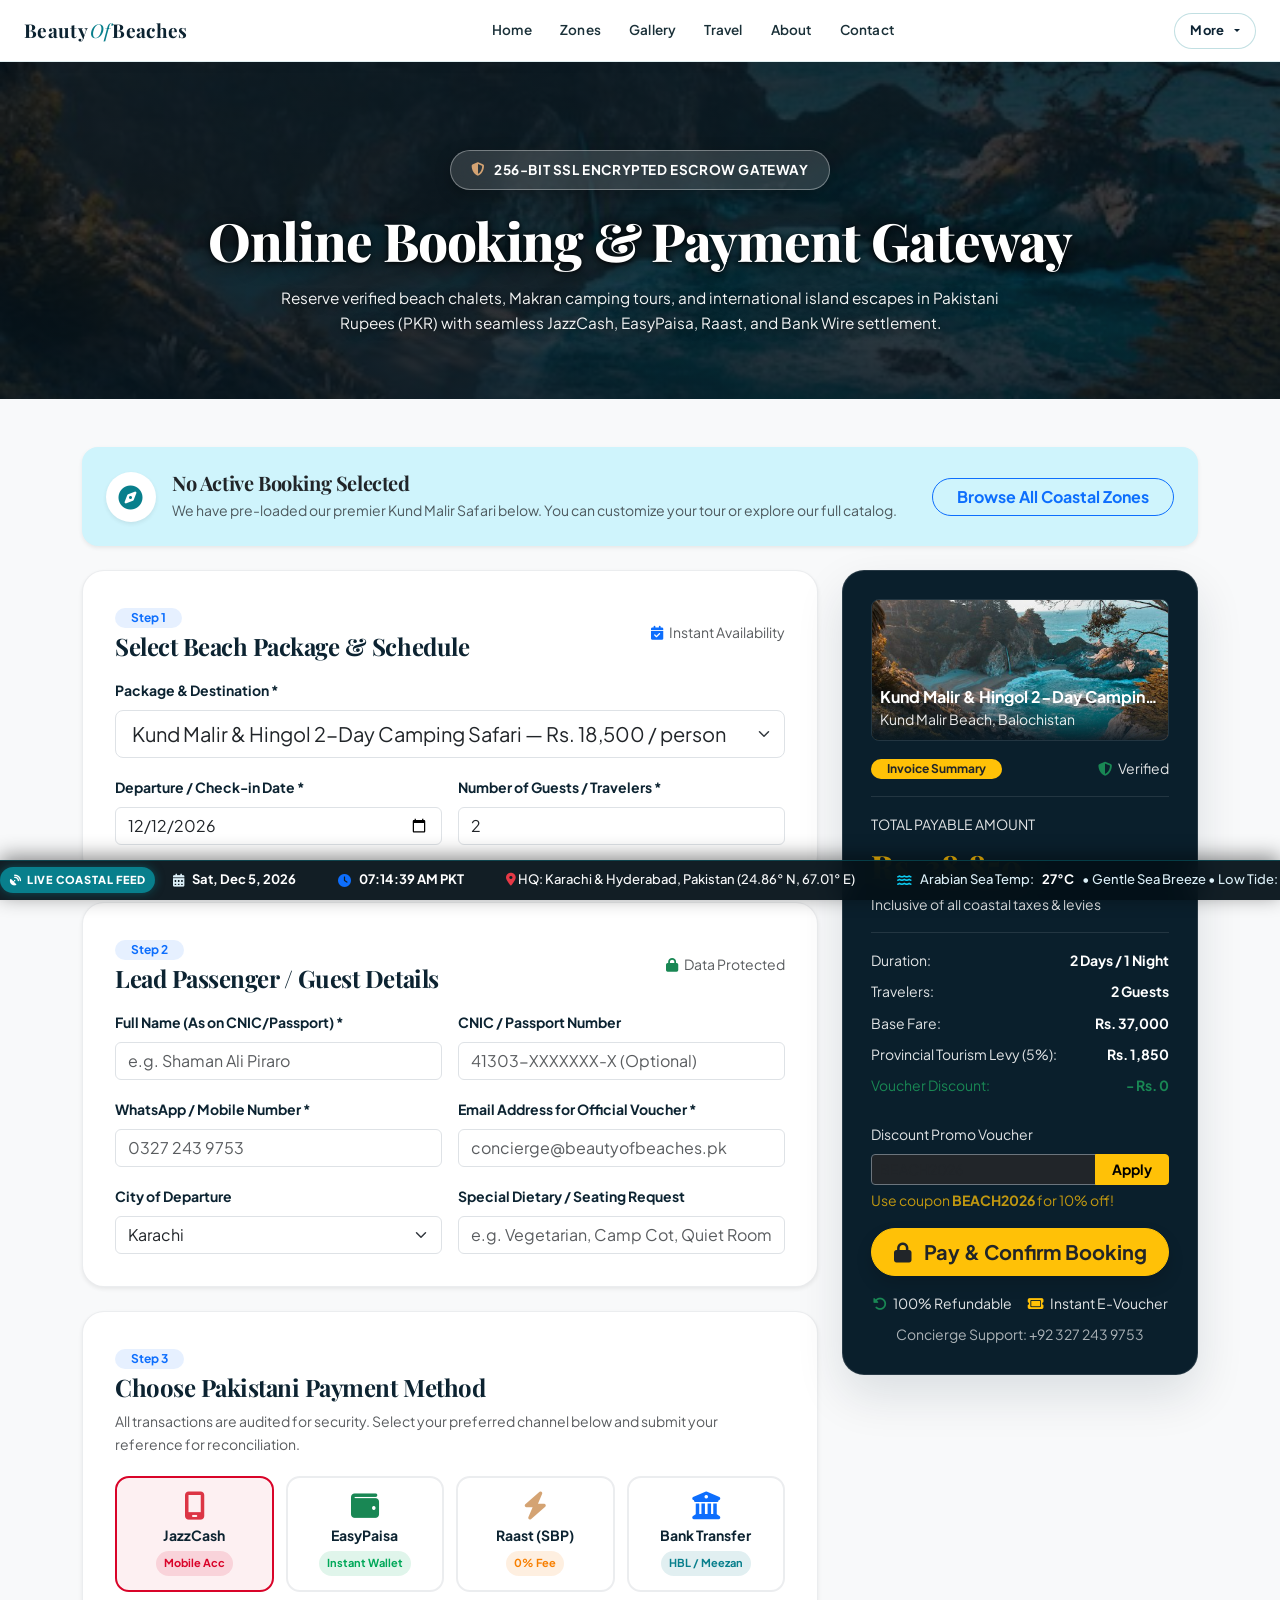
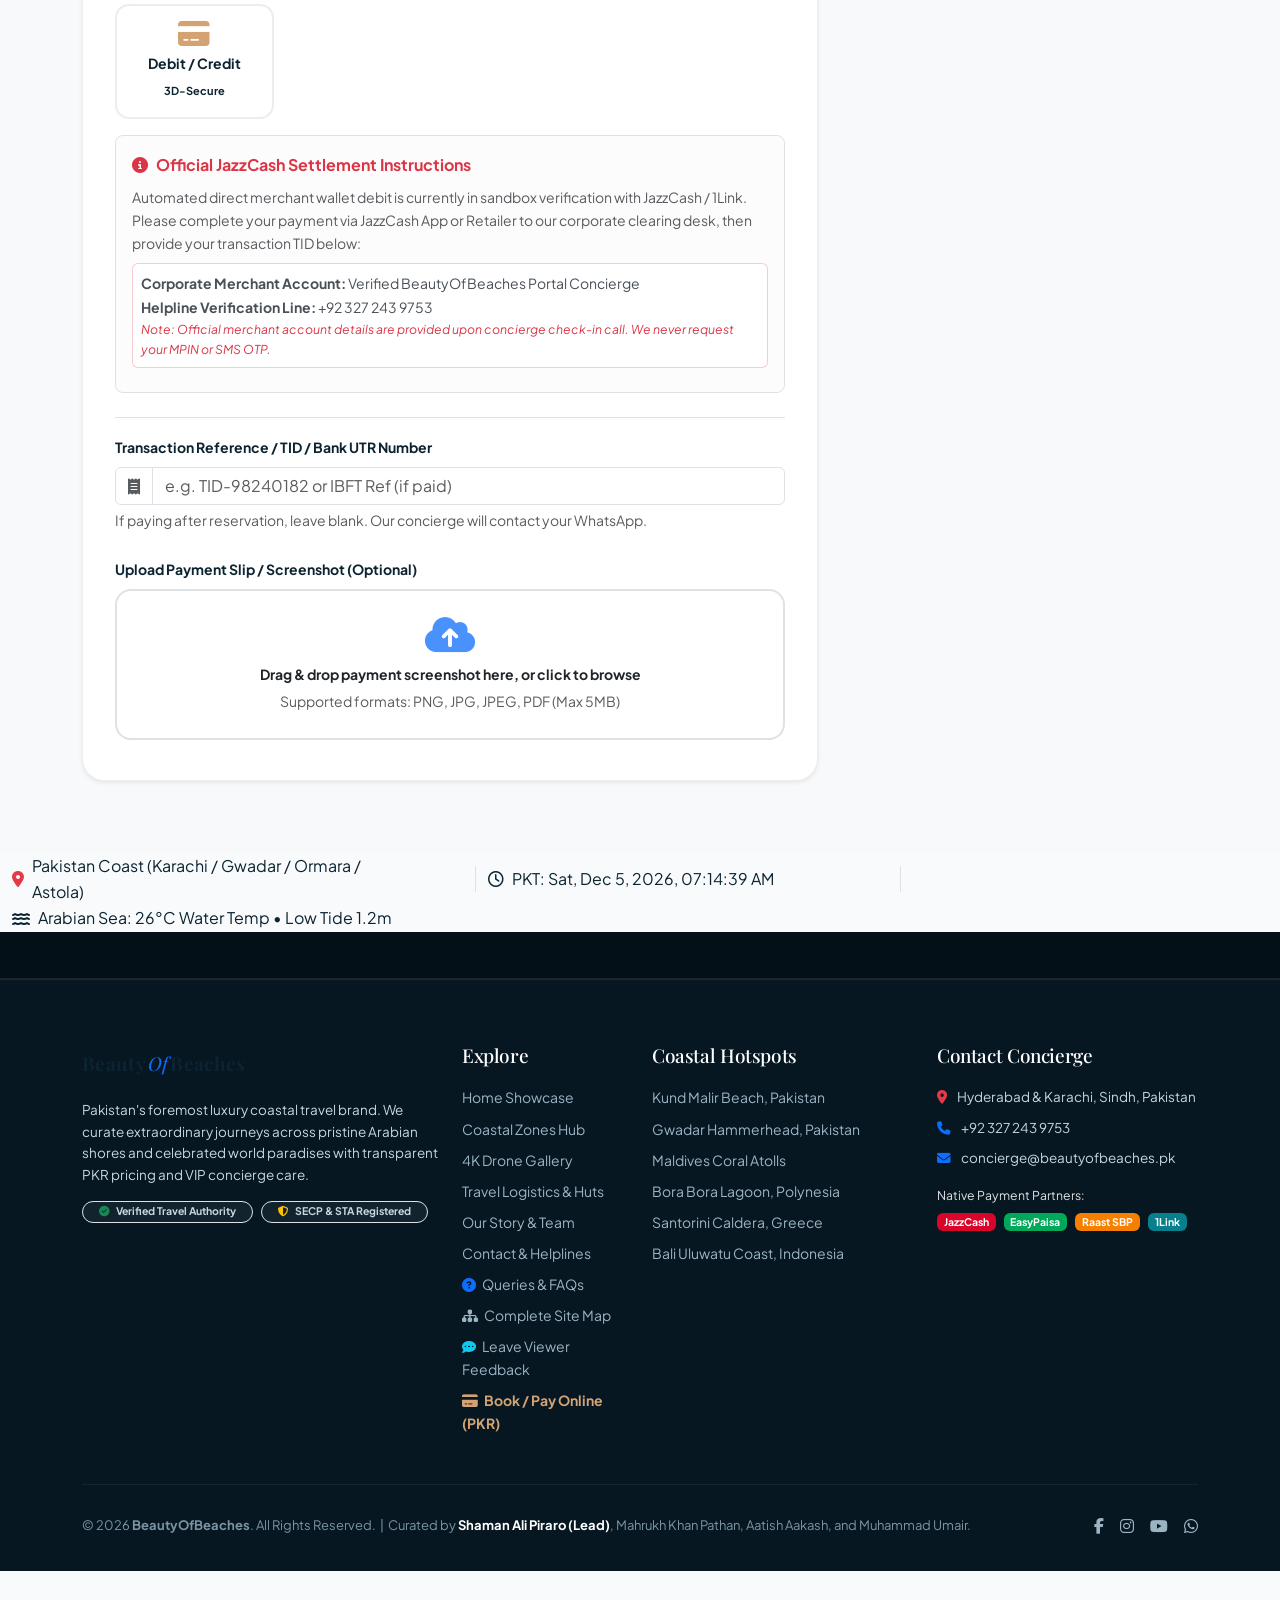
<file: payment.html>
<!doctype html>
<html lang="en">
  <head>
    <meta charset="UTF-8" />
    <meta name="viewport" content="width=device-width, initial-scale=1.0" />
    <title>
      Secure Booking &amp; Payment Gateway | BeautyOfBeaches Pakistan
    </title>

    <link rel="stylesheet" href="CSS/bootstrap.min.css" />
    <link rel="stylesheet" href="CSS/style.css" />

    <link rel="preconnect" href="https://fonts.googleapis.com" />
    <link rel="preconnect" href="https://fonts.gstatic.com" crossorigin />
    <link
      href="https://fonts.googleapis.com/css2?family=Playfair+Display:ital,wght@0,600;0,700;0,800;1,500;1,600&family=Plus+Jakarta+Sans:wght@300;400;500;600;700;800&display=swap"
      rel="stylesheet"
    />

    <link
      rel="stylesheet"
      href="https://cdnjs.cloudflare.com/ajax/libs/font-awesome/6.7.2/css/all.min.css"
    />

    <script src="JS/lottie.min.js"></script>
  </head>

  <body>
    <div id="preloader" aria-hidden="true">
      <div class="preloader-content">
        <div class="surfing-lottie-wrapper">
          <div
            id="surfingLottieContainer"
            class="surfing-lottie-container"
          ></div>
          <div class="surfing-fallback-icon" aria-hidden="true">
            <i class="fa-solid fa-person-surfing surfing-boarder-icon"></i>
            <i class="fa-solid fa-water surfing-wave-icon"></i>
          </div>
        </div>

        <div class="preloader-brand">
          <i class="fa-solid fa-umbrella-beach me-2"></i
          >Beauty<span>Of</span>Beaches
        </div>

        <div class="preloader-progress-track">
          <div class="preloader-progress-bar"></div>
        </div>

        <p class="preloader-status-text">
          <span class="preloader-status-phrase"
            >Catching the perfect wave...</span
          >
        </p>
      </div>
    </div>

    <nav class="navbar navbar-expand-lg sticky-top" id="mainNavbar">
      <div class="container-fluid px-lg-4">
        <a
          class="navbar-brand"
          href="index.html"
          aria-label="BeautyOfBeaches Homepage"
        >
          Beauty<span class="brand-of">Of</span>Beaches
        </a>

        <button
          class="navbar-toggler border-0 shadow-none"
          type="button"
          data-bs-toggle="collapse"
          data-bs-target="#mainNav"
          aria-controls="mainNav"
          aria-expanded="false"
          aria-label="Toggle navigation"
        >
          <i class="fa-solid fa-bars fs-5 text-dark"></i>
        </button>

        <div class="collapse navbar-collapse" id="mainNav">
          <ul class="navbar-nav mx-auto">
            <li class="nav-item">
              <a class="nav-link" href="index.html">Home</a>
            </li>
            <li class="nav-item">
              <a class="nav-link" href="zones.html">Zones</a>
            </li>
            <li class="nav-item">
              <a class="nav-link" href="gallery.html">Gallery</a>
            </li>
            <li class="nav-item">
              <a class="nav-link" href="travel.html">Travel</a>
            </li>
            <li class="nav-item">
              <a class="nav-link" href="about.html">About</a>
            </li>
            <li class="nav-item">
              <a class="nav-link" href="contact.html">Contact</a>
            </li>
          </ul>

          <div class="d-flex align-items-center mt-3 mt-lg-0">
            <div class="dropdown">
              <button
                class="btn btn-more-dropdown dropdown-toggle"
                type="button"
                id="moreDropdownBtn"
                data-bs-toggle="dropdown"
                data-bs-display="static"
                aria-expanded="false"
              >
                More
              </button>
              <ul
                class="dropdown-menu dropdown-menu-end luxury-dropdown-menu shadow-lg border-0"
                aria-labelledby="moreDropdownBtn"
              >
                <li>
                  <a
                    class="dropdown-item dropdown-item-pay active"
                    href="payment.html"
                  >
                    Book / Pay (PKR)
                  </a>
                </li>
                <li>
                  <button
                    class="dropdown-item"
                    type="button"
                    data-bs-toggle="offcanvas"
                    data-bs-target="#savedOffcanvas"
                    aria-controls="savedOffcanvas"
                  >
                    Saved (<span id="savedCount">0</span>)
                  </button>
                </li>
                <li>
                  <a
                    class="dropdown-item"
                    href="#"
                    data-bs-toggle="modal"
                    data-bs-target="#siteMapModal"
                  >
                    Site Map
                  </a>
                </li>
                <li>
                  <a
                    class="dropdown-item"
                    href="#"
                    data-bs-toggle="modal"
                    data-bs-target="#queriesModal"
                  >
                    Queries
                  </a>
                </li>
                <li>
                  <a
                    class="dropdown-item"
                    href="#"
                    data-bs-toggle="modal"
                    data-bs-target="#feedbackModal"
                  >
                    Feedback
                  </a>
                </li>
                <li><hr class="dropdown-divider my-1" /></li>
                <li>
                  <span class="dropdown-item-text visitor-text">
                    Visitors: <strong id="visitorCount">1,428</strong>
                  </span>
                </li>
              </ul>
            </div>
          </div>
        </div>
      </div>
    </nav>

    <header class="page-header-banner text-center">
      <video
        class="page-header-banner-video"
        autoplay
        loop
        muted
        playsinline
        webkit-playsinline
        preload="auto"
        poster="images/kund-malir-beach.jpg"
      >
        <source src="videos/beach-waves.mp4" type="video/mp4" />
        <source
          src="https://prium.github.io/falcon/v3.14.0/assets/video/beach.mp4"
          type="video/mp4"
        />
        <source
          src="https://prium.github.io/falcon/v3.14.0/assets/video/beach.webm"
          type="video/webm"
        />
      </video>
      <div class="page-header-banner-overlay"></div>

      <div class="container position-relative">
        <div>
          <span class="page-header-pill-badge">
            <i class="fa-solid fa-shield-halved"></i> 256-Bit SSL Encrypted
            Escrow Gateway
          </span>
        </div>
        <h1 class="page-header-title">Online Booking &amp; Payment Gateway</h1>
        <p class="page-header-desc">
          Reserve verified beach chalets, Makran camping tours, and
          international island escapes in Pakistani Rupees (PKR) with seamless
          JazzCash, EasyPaisa, Raast, and Bank Wire settlement.
        </p>
      </div>
    </header>

    <section class="py-5 bg-light" id="checkoutSection">
      <div class="container">
        <div
          id="emptyBookingNotice"
          class="alert alert-info border-0 rounded-4 shadow-sm p-4 mb-4 d-none"
        >
          <div
            class="d-flex align-items-center justify-content-between flex-wrap gap-3"
          >
            <div class="d-flex align-items-center gap-3">
              <div
                class="rounded-circle bg-white text-primary d-flex align-items-center justify-content-center shadow-sm"
                style="width: 50px; height: 50px"
              >
                <i class="fa-solid fa-compass fs-4"></i>
              </div>
              <div>
                <h5 class="fw-bold mb-1 text-dark">
                  No Active Booking Selected
                </h5>
                <p class="small text-muted mb-0">
                  We have pre-loaded our premier Kund Malir Safari below. You
                  can customize your tour or explore our full catalog.
                </p>
              </div>
            </div>
            <a
              href="zones.html"
              class="btn btn-outline-primary rounded-pill px-4 fw-bold"
            >
              Browse All Coastal Zones
            </a>
          </div>
        </div>

        <form id="checkoutForm">
          <div class="row g-4">
            <div class="col-lg-8">
              <div class="payment-card mb-4 shadow-sm">
                <div
                  class="d-flex align-items-center justify-content-between mb-3"
                >
                  <div>
                    <span
                      class="badge bg-primary bg-opacity-10 text-primary rounded-pill px-3 py-1 mb-1 fw-bold"
                      >Step 1</span
                    >
                    <h4 class="fw-bold mb-0">
                      Select Beach Package &amp; Schedule
                    </h4>
                  </div>
                  <span class="small text-muted"
                    ><i
                      class="fa-solid fa-calendar-check text-primary me-1"
                    ></i>
                    Instant Availability</span
                  >
                </div>

                <div class="mb-3">
                  <label for="payPackageSelect" class="form-label small fw-bold"
                    >Package &amp; Destination *</label
                  >
                  <select
                    id="payPackageSelect"
                    class="form-select form-select-lg"
                    required
                  >
                    <optgroup
                      label="🇵🇰 Pakistani Coastal Packages (All-Inclusive)"
                    >
                      <option value="kund_malir" selected>
                        Kund Malir &amp; Hingol 2-Day Camping Safari — Rs.
                        18,500 / person
                      </option>
                      <option value="hawkesbay_hut">
                        Hawkesbay Luxury Private Beach Hut (Full Day) — Rs.
                        28,000 / group
                      </option>
                      <option value="gwadar_tour">
                        Gwadar &amp; Hammerhead 3-Day Coastal Tour — Rs. 42,000
                        / person
                      </option>
                      <option value="astola_island">
                        Astola Island Scuba Diving &amp; Eco Tour (3 Days) — Rs.
                        35,000 / person
                      </option>
                      <option value="french_beach">
                        French Beach Karachi Private Chalet (Full Day) — Rs.
                        35,000 / group
                      </option>
                      <option value="clifton_evening">
                        Clifton Seaview Sunset &amp; Dinner Tour — Rs. 4,500 /
                        person
                      </option>
                      <option value="ormara_beach">
                        Ormara Beach Bioluminescent Escape (2 Days) — Rs. 22,000
                        / person
                      </option>
                    </optgroup>
                    <optgroup label="🏝️ International Beach Tour Packages">
                      <option value="maldives_resort">
                        Maldives Luxury Overwater Villa (5 Days) — Rs. 380,000 /
                        couple
                      </option>
                      <option value="thailand_phiphi">
                        Thailand Phi Phi &amp; Railay Island-Hopping (6 Days) —
                        Rs. 215,000 / person
                      </option>
                      <option value="borabora_lagoon">
                        Bora Bora Polynesian Romantic Lagoon (7 Days) — Rs.
                        490,000 / person
                      </option>
                      <option value="santorini_caldera">
                        Santorini Caldera &amp; Oia Sunset Odyssey (6 Days) —
                        Rs. 350,000 / person
                      </option>
                      <option value="bali_uluwatu">
                        Bali Uluwatu Cliff &amp; Reef Surf Expedition (5 Days) —
                        Rs. 185,000 / person
                      </option>
                      <option value="whitehaven_cruise">
                        Whitehaven Beach &amp; Great Barrier Reef (6 Days) — Rs.
                        410,000 / person
                      </option>
                    </optgroup>
                  </select>
                </div>

                <div class="row g-3">
                  <div class="col-sm-6">
                    <label for="payDate" class="form-label small fw-bold"
                      >Departure / Check-in Date *</label
                    >
                    <input
                      type="date"
                      id="payDate"
                      class="form-control"
                      required
                    />
                  </div>
                  <div class="col-sm-6">
                    <label for="payGuests" class="form-label small fw-bold"
                      >Number of Guests / Travelers *</label
                    >
                    <input
                      type="number"
                      id="payGuests"
                      class="form-control"
                      min="1"
                      max="15"
                      value="2"
                      required
                    />
                  </div>
                </div>
              </div>

              <div class="payment-card mb-4 shadow-sm">
                <div
                  class="d-flex align-items-center justify-content-between mb-3"
                >
                  <div>
                    <span
                      class="badge bg-primary bg-opacity-10 text-primary rounded-pill px-3 py-1 mb-1 fw-bold"
                      >Step 2</span
                    >
                    <h4 class="fw-bold mb-0">Lead Passenger / Guest Details</h4>
                  </div>
                  <span class="small text-muted"
                    ><i class="fa-solid fa-lock text-success me-1"></i> Data
                    Protected</span
                  >
                </div>

                <div class="row g-3">
                  <div class="col-md-6">
                    <label for="payFullName" class="form-label small fw-bold"
                      >Full Name (As on CNIC/Passport) *</label
                    >
                    <input
                      type="text"
                      id="payFullName"
                      class="form-control"
                      placeholder="e.g. Shaman Ali Piraro"
                      required
                    />
                  </div>
                  <div class="col-md-6">
                    <label for="payCnic" class="form-label small fw-bold"
                      >CNIC / Passport Number</label
                    >
                    <input
                      type="text"
                      id="payCnic"
                      class="form-control"
                      placeholder="41303-XXXXXXX-X (Optional)"
                    />
                  </div>
                  <div class="col-md-6">
                    <label for="payPhone" class="form-label small fw-bold"
                      >WhatsApp / Mobile Number *</label
                    >
                    <input
                      type="tel"
                      id="payPhone"
                      class="form-control"
                      placeholder="0327 243 9753"
                      required
                    />
                  </div>
                  <div class="col-md-6">
                    <label for="payEmail" class="form-label small fw-bold"
                      >Email Address for Official Voucher *</label
                    >
                    <input
                      type="email"
                      id="payEmail"
                      class="form-control"
                      placeholder="concierge@beautyofbeaches.pk"
                      required
                    />
                  </div>
                  <div class="col-md-6">
                    <label for="payCity" class="form-label small fw-bold"
                      >City of Departure</label
                    >
                    <select id="payCity" class="form-select">
                      <option value="Karachi" selected>Karachi</option>
                      <option value="Hyderabad">Hyderabad</option>
                      <option value="Lahore">Lahore</option>
                      <option value="Islamabad">Islamabad / Rawalpindi</option>
                      <option value="Faisalabad">Faisalabad</option>
                      <option value="Peshawar">Peshawar</option>
                      <option value="Quetta">Quetta</option>
                    </select>
                  </div>
                  <div class="col-md-6">
                    <label for="paySpecial" class="form-label small fw-bold"
                      >Special Dietary / Seating Request</label
                    >
                    <input
                      type="text"
                      id="paySpecial"
                      class="form-control"
                      placeholder="e.g. Vegetarian, Camp Cot, Quiet Room"
                    />
                  </div>
                </div>
              </div>

              <div class="payment-card mb-4 shadow-sm">
                <span
                  class="badge bg-primary bg-opacity-10 text-primary rounded-pill px-3 py-1 mb-1 fw-bold"
                  >Step 3</span
                >
                <h4 class="fw-bold mb-2">Choose Pakistani Payment Method</h4>
                <p class="text-muted small mb-3">
                  All transactions are audited for security. Select your
                  preferred channel below and submit your reference for
                  reconciliation.
                </p>

                <div class="payment-method-selector mb-3">
                  <div
                    class="payment-method-option selected"
                    data-method="jazzcash"
                  >
                    <i
                      class="fa-solid fa-mobile-screen fs-3 text-danger mb-1"
                    ></i>
                    <div class="fw-bold small">JazzCash</div>
                    <span class="payment-brand-badge badge-jazzcash"
                      >Mobile Acc</span
                    >
                  </div>

                  <div class="payment-method-option" data-method="easypaisa">
                    <i class="fa-solid fa-wallet fs-3 text-success mb-1"></i>
                    <div class="fw-bold small">EasyPaisa</div>
                    <span class="payment-brand-badge badge-easypaisa"
                      >Instant Wallet</span
                    >
                  </div>

                  <div class="payment-method-option" data-method="raast">
                    <i class="fa-solid fa-bolt fs-3 text-warning mb-1"></i>
                    <div class="fw-bold small">Raast (SBP)</div>
                    <span class="payment-brand-badge badge-raast">0% Fee</span>
                  </div>

                  <div class="payment-method-option" data-method="bank">
                    <i
                      class="fa-solid fa-building-columns fs-3 text-primary mb-1"
                    ></i>
                    <div class="fw-bold small">Bank Transfer</div>
                    <span class="payment-brand-badge badge-bank"
                      >HBL / Meezan</span
                    >
                  </div>

                  <div class="payment-method-option" data-method="card">
                    <i class="fa-solid fa-credit-card fs-3 text-dark mb-1"></i>
                    <div class="fw-bold small">Debit / Credit</div>
                    <span class="payment-brand-badge badge-card"
                      >3D-Secure</span
                    >
                  </div>
                </div>

                <div id="dynamicMethodDetails"></div>

                <div class="mt-4 pt-3 border-top">
                  <label for="payTxnRef" class="form-label small fw-bold"
                    >Transaction Reference / TID / Bank UTR Number</label
                  >
                  <div class="input-group">
                    <span class="input-group-text bg-white text-muted"
                      ><i class="fa-solid fa-receipt"></i
                    ></span>
                    <input
                      type="text"
                      id="payTxnRef"
                      class="form-control"
                      placeholder="e.g. TID-98240182 or IBFT Ref (if paid)"
                    />
                  </div>
                  <span class="small text-muted d-block mt-1"
                    >If paying after reservation, leave blank. Our concierge
                    will contact your WhatsApp.</span
                  >
                </div>

                <div class="mt-4">
                  <label class="form-label small fw-bold"
                    >Upload Payment Slip / Screenshot (Optional)</label
                  >
                  <div
                    class="border border-2 border-dashed rounded-4 p-4 text-center bg-white"
                    id="receiptDropZone"
                    style="cursor: pointer"
                  >
                    <i
                      class="fa-solid fa-cloud-arrow-up display-6 text-primary mb-2 opacity-75"
                    ></i>
                    <p class="mb-1 fw-bold text-dark small">
                      Drag &amp; drop payment screenshot here, or click to
                      browse
                    </p>
                    <span class="small text-muted d-block"
                      >Supported formats: PNG, JPG, JPEG, PDF (Max 5MB)</span
                    >
                    <input
                      type="file"
                      id="payReceiptFile"
                      class="d-none"
                      accept=".png,.jpg,.jpeg,.pdf"
                    />
                  </div>
                  <div id="receiptFeedback" class="mt-2"></div>
                </div>
              </div>
            </div>

            <div class="col-lg-4">
              <div
                class="d-lg-none bg-dark text-white p-3 rounded-4 mb-3 d-flex align-items-center justify-content-between shadow"
                id="mobileSummaryToggle"
                style="cursor: pointer"
              >
                <div>
                  <span class="small text-white-50 text-uppercase d-block"
                    >Total Payable (PKR)</span
                  >
                  <strong class="fs-5 text-warning" id="payGrandTotalMobile"
                    >Rs. 38,850</strong
                  >
                </div>
                <div
                  class="d-flex align-items-center gap-2 small text-white-50"
                >
                  <span>View Details</span>
                  <i
                    class="fa-solid fa-chevron-down"
                    id="mobileSummaryChevron"
                  ></i>
                </div>
              </div>

              <div
                class="booking-summary-box sticky-top"
                style="top: 96px"
                id="mobileSummaryCollapse"
              >
                <div
                  class="rounded-3 overflow-hidden mb-3 border border-white border-opacity-10 position-relative"
                >
                  <img
                    src="images/kund-malir-beach.jpg"
                    id="paySummaryImg"
                    alt="Selected Destination"
                    class="w-100"
                    style="height: 140px; object-fit: cover"
                    onerror="handleImgError(this)"
                  />
                  <div
                    class="position-absolute bottom-0 start-0 end-0 p-2 text-white"
                    style="
                      background: linear-gradient(
                        to top,
                        rgba(6, 23, 34, 0.92),
                        transparent
                      );
                    "
                  >
                    <h6
                      class="fw-bold mb-0 text-truncate text-white"
                      id="paySummaryTitle"
                    >
                      Kund Malir Camping Safari
                    </h6>
                    <small
                      class="text-white"
                      style="opacity: 0.9"
                      id="paySummaryLocation"
                      >Balochistan, Pakistan</small
                    >
                  </div>
                </div>

                <div
                  class="d-flex align-items-center justify-content-between mb-3 border-bottom border-white border-opacity-10 pb-3"
                >
                  <span
                    class="badge bg-warning text-dark px-3 py-1 rounded-pill fw-bold"
                    >Invoice Summary</span
                  >
                  <span class="small text-white-50"
                    ><i class="fa-solid fa-shield-halved text-success me-1"></i>
                    Verified</span
                  >
                </div>

                <div class="mb-3">
                  <span class="small text-uppercase text-white-50 d-block mb-1"
                    >Total Payable Amount</span
                  >
                  <div
                    class="booking-summary-total text-warning"
                    id="payGrandTotal"
                  >
                    Rs. 38,850
                  </div>
                  <span class="small text-white-50 d-block"
                    >Inclusive of all coastal taxes &amp; levies</span
                  >
                </div>

                <div
                  class="border-top border-white border-opacity-10 py-3 small"
                >
                  <div
                    class="d-flex justify-content-between text-white-50 mb-2"
                  >
                    <span>Duration:</span>
                    <strong class="text-white" id="paySummaryNights"
                      >2 Days / 1 Night</strong
                    >
                  </div>
                  <div
                    class="d-flex justify-content-between text-white-50 mb-2"
                  >
                    <span>Travelers:</span>
                    <strong class="text-white" id="paySummaryGuests"
                      >2 Guests</strong
                    >
                  </div>
                  <div
                    class="d-flex justify-content-between text-white-50 mb-2"
                  >
                    <span>Base Fare:</span>
                    <strong class="text-white" id="payBaseFare"
                      >Rs. 37,000</strong
                    >
                  </div>
                  <div
                    class="d-flex justify-content-between text-white-50 mb-2"
                  >
                    <span>Provincial Tourism Levy (5%):</span>
                    <strong class="text-white" id="payTax">Rs. 1,850</strong>
                  </div>
                  <div class="d-flex justify-content-between text-success mb-2">
                    <span>Voucher Discount:</span>
                    <strong id="payDiscount">- Rs. 0</strong>
                  </div>
                </div>

                <div class="mb-3">
                  <label
                    for="payPromoCode"
                    class="form-label small text-white-50"
                    >Discount Promo Voucher</label
                  >
                  <div class="input-group">
                    <input
                      type="text"
                      id="payPromoCode"
                      class="form-control form-control-sm bg-dark text-white border-secondary text-uppercase"
                      placeholder="BEACH2026"
                    />
                    <button
                      type="button"
                      class="btn btn-warning btn-sm fw-bold px-3"
                      id="applyPromoBtn"
                    >
                      Apply
                    </button>
                  </div>
                  <div id="promoFeedback" class="mt-1"></div>
                  <span class="small text-warning opacity-75 mt-1 d-block"
                    >Use coupon <strong>BEACH2026</strong> for 10% off!</span
                  >
                </div>

                <button
                  type="submit"
                  class="btn btn-warning btn-lg w-100 rounded-pill fw-bold text-dark mb-3 shadow"
                  id="paySubmitBtn"
                >
                  <i class="fa-solid fa-lock me-2"></i> Pay &amp; Confirm
                  Booking
                </button>

                <div class="text-white-50 small text-center">
                  <div class="d-flex justify-content-center gap-3 mb-2">
                    <span
                      ><i class="fa-solid fa-rotate-left text-success me-1"></i>
                      100% Refundable</span
                    >
                    <span
                      ><i class="fa-solid fa-ticket text-warning me-1"></i>
                      Instant E-Voucher</span
                    >
                  </div>
                  <span class="opacity-75"
                    >Concierge Support: +92 327 243 9753</span
                  >
                </div>
              </div>
            </div>
          </div>
        </form>
      </div>
    </section>

    <div
      class="modal fade"
      id="paymentSuccessModal"
      tabindex="-1"
      aria-labelledby="receiptModalTitle"
      aria-hidden="true"
      data-bs-backdrop="static"
    >
      <div class="modal-dialog modal-dialog-centered modal-md">
        <div class="modal-content border-0 rounded-4 overflow-hidden shadow-lg">
          <div
            class="p-4 text-center text-white position-relative"
            style="background: linear-gradient(135deg, #087f8c, #061722)"
          >
            <div
              class="rounded-circle bg-white text-primary d-inline-flex align-items-center justify-content-center mb-3 shadow"
              style="width: 70px; height: 70px"
            >
              <i class="fa-solid fa-clock-rotate-left fs-1 text-primary"></i>
            </div>
            <h4 class="fw-bold mb-1 text-white" id="receiptModalTitle">
              Booking Reserved
            </h4>
            <span
              id="receiptStatusBadge"
              class="badge bg-warning text-dark px-3 py-1 rounded-pill fw-bold"
            >
              <i class="fa-solid fa-clock-rotate-left me-1"></i> Pending
              Verification
            </span>
          </div>

          <div class="modal-body p-4">
            <div class="alert alert-light border small text-muted mb-3">
              <i class="fa-solid fa-circle-check text-success me-1"></i>
              Your reservation request and payment audit reference have been
              logged. Our concierge desk is reconciling your payment. You will
              receive an official WhatsApp boarding pass within 30 minutes.
            </div>

            <div class="bg-light p-3 rounded-3 border mb-3 small">
              <div class="d-flex justify-content-between mb-2">
                <span class="text-muted">Booking Reference:</span>
                <strong class="text-dark" id="receiptTxnId"
                  >BOB-PK-000000</strong
                >
              </div>
              <div class="d-flex justify-content-between mb-2">
                <span class="text-muted">Lead Traveler:</span>
                <strong class="text-dark" id="receiptCustomerName"
                  >Shaman Ali</strong
                >
              </div>
              <div class="d-flex justify-content-between mb-2">
                <span class="text-muted">Tour Package:</span>
                <strong
                  class="text-dark text-truncate max-w-200"
                  id="receiptPackage"
                  >Kund Malir Safari</strong
                >
              </div>
              <div class="d-flex justify-content-between mb-2">
                <span class="text-muted">Check-in Date:</span>
                <strong class="text-dark" id="receiptDate">2026-11-15</strong>
              </div>
              <div class="d-flex justify-content-between mb-2">
                <span class="text-muted">Payment Rail:</span>
                <span class="badge bg-primary" id="receiptMethod"
                  >JazzCash</span
                >
              </div>
              <div class="d-flex justify-content-between mb-2">
                <span class="text-muted">Transaction TID:</span>
                <strong class="text-dark" id="receiptTxnRefDisplay"
                  >Pending Matching</strong
                >
              </div>
              <div class="d-flex justify-content-between border-top pt-2">
                <span class="fw-bold">Total Amount:</span>
                <strong class="text-success fs-6" id="receiptTotal"
                  >Rs. 38,850</strong
                >
              </div>
            </div>

            <div class="d-grid gap-2">
              <button
                type="button"
                class="btn btn-primary rounded-pill fw-bold py-2 shadow-sm"
                onclick="downloadBookingPDF()"
              >
                <i class="fa-solid fa-file-pdf me-2"></i> Download Official PDF
                Voucher
              </button>
              <a
                href="index.html"
                class="btn btn-outline-secondary rounded-pill py-2"
              >
                Back to Home Page
              </a>
            </div>
          </div>
        </div>
      </div>
    </div>

    <div class="mobile-action-bar d-lg-none" id="mobileActionBar">
      <div class="d-flex align-items-center justify-content-between w-100">
        <div>
          <span class="small text-white-50 d-block" style="font-size: 11px"
            >Payable in PKR</span
          >
          <strong class="text-warning fs-6" id="mobileBarTotal"
            >Rs. 38,850</strong
          >
        </div>
        <button
          type="button"
          class="btn btn-warning rounded-pill px-4 fw-bold text-dark shadow-sm"
          onclick="document.getElementById('paySubmitBtn').click()"
        >
          <i class="fa-solid fa-lock me-1"></i> Pay Securely
        </button>
      </div>
    </div>

    <div class="ticker">
      <div class="container-fluid">
        <div class="row align-items-center">
          <div class="col-md-4 ticker-item">
            <i class="fa-solid fa-location-dot"></i>
            <span>Pakistan Coast (Karachi / Gwadar / Ormara / Astola)</span>
          </div>
          <div class="col-md-4 ticker-item border-start border-end">
            <i class="fa-regular fa-clock"></i>
            <span id="currentDateTime">Loading PKT time...</span>
          </div>
          <div class="col-md-4 ticker-item">
            <i class="fa-solid fa-water"></i>
            <span>Arabian Sea: 26°C Water Temp • Low Tide 1.2m</span>
          </div>
        </div>
      </div>
    </div>

    <div class="ticker-bar">
      <div class="ticker-content">
        <span class="ticker-item"
          ><i class="fa-solid fa-sparkles"></i>
          <strong>Kund Malir Sunset Camp:</strong> Special 15% discount for
          weekend slots</span
        >
        <span class="ticker-item"
          ><i class="fa-solid fa-bolt"></i>
          <strong>Gwadar Dolphin Tour:</strong> Speedboat bookings open for
          November</span
        >
        <span class="ticker-item"
          ><i class="fa-solid fa-credit-card"></i>
          <strong>Pay in PKR:</strong> Zero bank transaction fees with Raast and
          JazzCash</span
        >
        <span class="ticker-item"
          ><i class="fa-solid fa-star"></i>
          <strong>Astola Scuba Permits:</strong> Limited eco-island slots
          available</span
        >
        <span class="ticker-item"
          ><i class="fa-solid fa-umbrella-beach"></i>
          <strong>Maldives Overwater Villas:</strong> Free complimentary
          seaplane transfer</span
        >
      </div>
    </div>

    <footer class="site-footer">
      <div class="container">
        <div class="row g-4">
          <div class="col-lg-4 col-md-6">
            <a
              class="navbar-brand text-white mb-3 d-inline-block"
              href="index.html"
            >
              <i class="fa-solid fa-umbrella-beach text-primary"></i>
              Beauty<span class="text-primary fst-italic">Of</span>Beaches
            </a>
            <p
              class="mb-3"
              style="color: #c4d7e2; font-size: 13.5px; line-height: 1.6"
            >
              Pakistan's foremost luxury coastal travel brand. We curate
              extraordinary journeys across pristine Arabian shores and
              celebrated world paradises with transparent PKR pricing and VIP
              concierge care.
            </p>
            <div class="d-flex flex-wrap gap-2">
              <span
                class="badge border rounded-pill px-3 py-1"
                style="
                  background: rgba(255, 255, 255, 0.05);
                  border-color: rgba(255, 255, 255, 0.15);
                  color: #c4d7e2;
                "
              >
                <i class="fa-solid fa-circle-check text-success me-1"></i>
                Verified Travel Authority
              </span>
              <span
                class="badge border rounded-pill px-3 py-1"
                style="
                  background: rgba(255, 255, 255, 0.05);
                  border-color: rgba(255, 255, 255, 0.15);
                  color: #c4d7e2;
                "
              >
                <i class="fa-solid fa-shield-halved text-warning me-1"></i> SECP
                &amp; STA Registered
              </span>
            </div>
          </div>

          <div class="col-lg-2 col-md-6">
            <h5>Explore</h5>
            <ul class="list-unstyled mb-0 d-flex flex-column gap-2">
              <li><a href="index.html">Home Showcase</a></li>
              <li><a href="zones.html">Coastal Zones Hub</a></li>
              <li><a href="gallery.html">4K Drone Gallery</a></li>
              <li><a href="travel.html">Travel Logistics &amp; Huts</a></li>
              <li><a href="about.html">Our Story &amp; Team</a></li>
              <li><a href="contact.html">Contact &amp; Helplines</a></li>
              <li>
                <a
                  href="#"
                  data-bs-toggle="modal"
                  data-bs-target="#queriesModal"
                  ><i class="fa-solid fa-circle-question me-1 text-primary"></i>
                  Queries &amp; FAQs</a
                >
              </li>
              <li>
                <a
                  href="#"
                  data-bs-toggle="modal"
                  data-bs-target="#siteMapModal"
                  ><i class="fa-solid fa-sitemap me-1 text-gold"></i> Complete
                  Site Map</a
                >
              </li>
              <li>
                <a
                  href="#"
                  data-bs-toggle="modal"
                  data-bs-target="#feedbackModal"
                  ><i class="fa-solid fa-comment-dots me-1 text-info"></i> Leave
                  Viewer Feedback</a
                >
              </li>
              <li>
                <a href="payment.html" class="footer-booking-link"
                  ><i class="fa-solid fa-credit-card me-1"></i> Book / Pay
                  Online (PKR)</a
                >
              </li>
            </ul>
          </div>

          <div class="col-lg-3 col-md-6">
            <h5>Coastal Hotspots</h5>
            <ul class="list-unstyled mb-0 d-flex flex-column gap-2">
              <li>
                <a href="zones.html?zone=West">Kund Malir Beach, Pakistan</a>
              </li>
              <li>
                <a href="zones.html?zone=West">Gwadar Hammerhead, Pakistan</a>
              </li>
              <li><a href="zones.html?zone=East">Maldives Coral Atolls</a></li>
              <li>
                <a href="zones.html?zone=East">Bora Bora Lagoon, Polynesia</a>
              </li>
              <li>
                <a href="zones.html?zone=North">Santorini Caldera, Greece</a>
              </li>
              <li>
                <a href="zones.html?zone=South"
                  >Bali Uluwatu Coast, Indonesia</a
                >
              </li>
            </ul>
          </div>

          <div class="col-lg-3 col-md-6">
            <h5>Contact Concierge</h5>
            <p class="mb-2" style="color: #c4d7e2; font-size: 13.5px">
              <i class="fa-solid fa-location-dot me-2"></i> Hyderabad &amp;
              Karachi, Sindh, Pakistan
            </p>
            <p class="mb-2" style="color: #c4d7e2; font-size: 13.5px">
              <i class="fa-solid fa-phone me-2 text-primary"></i> +92 327 243
              9753
            </p>
            <p class="mb-3" style="color: #c4d7e2; font-size: 13.5px">
              <i class="fa-solid fa-envelope me-2 text-primary"></i>
              concierge@beautyofbeaches.pk
            </p>

            <div class="mt-3">
              <span class="small text-white-50 d-block mb-2"
                >Native Payment Partners:</span
              >
              <div class="d-flex align-items-center gap-2 flex-wrap">
                <span class="badge" style="background: #d90429; color: #fff"
                  >JazzCash</span
                >
                <span class="badge" style="background: #00a859; color: #fff"
                  >EasyPaisa</span
                >
                <span class="badge" style="background: #f77f00; color: #fff"
                  >Raast SBP</span
                >
                <span class="badge" style="background: #087f8c; color: #fff"
                  >1Link</span
                >
              </div>
            </div>
          </div>
        </div>

        <div
          class="footer-bottom d-flex flex-wrap justify-content-between align-items-center gap-3"
        >
          <div>
            &copy; 2026 <strong>BeautyOfBeaches</strong>. All Rights Reserved.
            &nbsp;|&nbsp; Curated by
            <span class="text-white fw-bold">Shaman Ali Piraro (Lead)</span>,
            Mahrukh Khan Pathan, Aatish Aakash, and Muhammad Umair.
          </div>
          <div class="d-flex align-items-center gap-3 fs-6">
            <a href="#" aria-label="Facebook"
              ><i class="fa-brands fa-facebook-f"></i
            ></a>
            <a href="#" aria-label="Instagram"
              ><i class="fa-brands fa-instagram"></i
            ></a>
            <a href="#" aria-label="YouTube"
              ><i class="fa-brands fa-youtube"></i
            ></a>
            <a href="#" aria-label="WhatsApp"
              ><i class="fa-brands fa-whatsapp"></i
            ></a>
          </div>
        </div>
      </div>
    </footer>

    <div
      class="offcanvas offcanvas-end"
      tabindex="-1"
      id="savedOffcanvas"
      aria-labelledby="savedOffcanvasLabel"
    >
      <div class="offcanvas-header border-bottom">
        <h5 class="offcanvas-title" id="savedOffcanvasLabel">
          <i class="fa-solid fa-heart me-2"></i> Your Saved Escapes
        </h5>
        <button
          type="button"
          class="btn-close text-reset shadow-none"
          data-bs-dismiss="offcanvas"
          aria-label="Close"
        ></button>
      </div>
      <div class="offcanvas-body d-flex flex-column">
        <div id="wishlistContainer" class="flex-grow-1"></div>
        <div class="border-top pt-3 mt-auto">
          <a
            href="payment.html"
            class="btn-gold w-100 justify-content-center py-2"
            >Proceed to Checkout</a
          >
        </div>
      </div>
    </div>

    <button
      class="btn-back-to-top"
      id="backToTopBtn"
      type="button"
      aria-label="Back to top"
    >
      <i class="fa-solid fa-arrow-up"></i>
    </button>

    <div
      class="modal fade modal-luxury"
      id="feedbackModal"
      tabindex="-1"
      aria-labelledby="feedbackModalLabel"
      aria-hidden="true"
    >
      <div class="modal-dialog modal-dialog-centered">
        <div class="modal-content border-0 shadow-lg rounded-4 overflow-hidden">
          <div
            class="modal-header text-white p-4"
            style="background: var(--ocean-deep) !important"
          >
            <div>
              <span
                class="badge bg-primary bg-opacity-25 text-primary border border-primary border-opacity-25 rounded-pill px-3 py-1 mb-2"
              >
                <i class="fa-solid fa-star text-gold me-1"></i> Viewer
                Experience
              </span>
              <h4
                class="modal-title h5 text-white mb-0"
                id="feedbackModalLabel"
              >
                Share Your Beach Feedback
              </h4>
            </div>
            <button
              type="button"
              class="btn-close btn-close-white"
              data-bs-dismiss="modal"
              aria-label="Close"
            ></button>
          </div>
          <div class="modal-body p-4 bg-light">
            <div
              id="feedbackSuccessAlert"
              class="alert alert-success d-none rounded-3 py-2 px-3 small mb-3"
            >
              <i class="fa-solid fa-circle-check me-1"></i> Thank you! Your
              feedback has been recorded successfully.
            </div>

            <form id="feedbackForm" onsubmit="handleFeedbackSubmit(event)">
              <div class="mb-3">
                <label for="fbName" class="form-label small fw-bold text-dark"
                  >Your Name <span class="text-danger">*</span></label
                >
                <input
                  type="text"
                  class="form-control rounded-3"
                  id="fbName"
                  placeholder="e.g. Ayesha Khan"
                  required
                />
              </div>

              <div class="mb-3">
                <label for="fbEmail" class="form-label small fw-bold text-dark"
                  >Email Address <span class="text-danger">*</span></label
                >
                <input
                  type="email"
                  class="form-control rounded-3"
                  id="fbEmail"
                  placeholder="e.g. ayesha@example.com"
                  required
                />
              </div>

              <div class="mb-3">
                <label for="fbBeach" class="form-label small fw-bold text-dark"
                  >Destination Visited / Reviewed</label
                >
                <select class="form-select rounded-3" id="fbBeach">
                  <option value="Kund Malir Beach, Pakistan">
                    Kund Malir Beach, Pakistan
                  </option>
                  <option value="Gwadar Hammerhead Coast, Pakistan">
                    Gwadar Hammerhead Coast, Pakistan
                  </option>
                  <option value="Hawkesbay Luxury Chalets, Karachi">
                    Hawkesbay Luxury Chalets, Karachi
                  </option>
                  <option value="Astola Island Sanctuary, Balochistan">
                    Astola Island Sanctuary, Balochistan
                  </option>
                  <option value="Maldives Overwater Atolls">
                    Maldives Overwater Atolls
                  </option>
                  <option value="Bora Bora Lagoon, French Polynesia">
                    Bora Bora Lagoon, French Polynesia
                  </option>
                  <option value="General Website Experience">
                    General Website Experience
                  </option>
                </select>
              </div>

              <div class="mb-3 text-center">
                <label class="form-label small fw-bold text-dark d-block"
                  >Overall Rating</label
                >
                <div class="star-rating-select justify-content-center">
                  <input
                    type="radio"
                    id="star5"
                    name="fbRating"
                    value="5"
                    checked
                  /><label for="star5" title="5 stars"
                    ><i class="fa-solid fa-star"></i
                  ></label>
                  <input
                    type="radio"
                    id="star4"
                    name="fbRating"
                    value="4"
                  /><label for="star4" title="4 stars"
                    ><i class="fa-solid fa-star"></i
                  ></label>
                  <input
                    type="radio"
                    id="star3"
                    name="fbRating"
                    value="3"
                  /><label for="star3" title="3 stars"
                    ><i class="fa-solid fa-star"></i
                  ></label>
                  <input
                    type="radio"
                    id="star2"
                    name="fbRating"
                    value="2"
                  /><label for="star2" title="2 stars"
                    ><i class="fa-solid fa-star"></i
                  ></label>
                  <input
                    type="radio"
                    id="star1"
                    name="fbRating"
                    value="1"
                  /><label for="star1" title="1 star"
                    ><i class="fa-solid fa-star"></i
                  ></label>
                </div>
              </div>

              <div class="mb-3">
                <label
                  for="fbComments"
                  class="form-label small fw-bold text-dark"
                  >Comments &amp; Review
                  <span class="text-danger">*</span></label
                >
                <textarea
                  class="form-control rounded-3"
                  id="fbComments"
                  rows="3"
                  placeholder="Tell us about the beach cleanliness, serenity, transport, or booking experience..."
                  required
                ></textarea>
              </div>

              <div class="d-flex justify-content-end gap-2 pt-2">
                <button
                  type="button"
                  class="btn btn-outline-secondary rounded-pill px-4"
                  data-bs-dismiss="modal"
                >
                  Cancel
                </button>
                <button
                  type="submit"
                  class="btn btn-primary rounded-pill px-4 fw-bold"
                >
                  <i class="fa-solid fa-paper-plane me-1"></i> Submit Feedback
                </button>
              </div>
            </form>
          </div>
        </div>
      </div>
    </div>

    <div
      class="modal fade modal-luxury"
      id="queriesModal"
      tabindex="-1"
      aria-labelledby="queriesModalLabel"
      aria-hidden="true"
    >
      <div class="modal-dialog modal-dialog-centered modal-lg">
        <div class="modal-content border-0 shadow-lg rounded-4 overflow-hidden">
          <div
            class="modal-header text-white p-4"
            style="background: var(--ocean-deep) !important"
          >
            <div>
              <span
                class="badge bg-primary bg-opacity-25 text-primary border border-primary border-opacity-25 rounded-pill px-3 py-1 mb-2"
              >
                <i class="fa-solid fa-circle-question text-gold me-1"></i> Help
                &amp; Concierge Support
              </span>
              <h4 class="modal-title h5 text-white mb-0" id="queriesModalLabel">
                Traveler Queries &amp; Coastal FAQ
              </h4>
            </div>
            <button
              type="button"
              class="btn-close btn-close-white"
              data-bs-dismiss="modal"
              aria-label="Close"
            ></button>
          </div>
          <div class="modal-body p-4 bg-light">
            <div
              id="querySuccessAlert"
              class="alert alert-success d-none rounded-3 py-2 px-3 small mb-3"
            >
              <i class="fa-solid fa-circle-check me-1"></i> Query received! Our
              coastal desk will contact you promptly.
            </div>

            <div class="accordion mb-4" id="faqAccordion">
              <div
                class="accordion-item border-0 mb-2 rounded-3 shadow-sm overflow-hidden"
              >
                <h2 class="accordion-header">
                  <button
                    class="accordion-button collapsed fw-bold py-3"
                    type="button"
                    data-bs-toggle="collapse"
                    data-bs-target="#faq1"
                  >
                    <i class="fa-solid fa-shield-halved text-primary me-2"></i>
                    How are coastal chalets and tour prices settled in PKR?
                  </button>
                </h2>
                <div
                  id="faq1"
                  class="accordion-collapse collapse"
                  data-bs-parent="#faqAccordion"
                >
                  <div class="accordion-body text-muted small">
                    All expeditions and beach huts are denominated transparently
                    in Pakistani Rupees (PKR). We support JazzCash, EasyPaisa,
                    Raast SBP, and Bank Wire escrow with zero hidden foreign
                    exchange fees.
                  </div>
                </div>
              </div>

              <div
                class="accordion-item border-0 mb-2 rounded-3 shadow-sm overflow-hidden"
              >
                <h2 class="accordion-header">
                  <button
                    class="accordion-button collapsed fw-bold py-3"
                    type="button"
                    data-bs-toggle="collapse"
                    data-bs-target="#faq2"
                  >
                    <i class="fa-solid fa-bus text-primary me-2"></i> How do I
                    reach Kund Malir or Ormara Beach from Karachi?
                  </button>
                </h2>
                <div
                  id="faq2"
                  class="accordion-collapse collapse"
                  data-bs-parent="#faqAccordion"
                >
                  <div class="accordion-body text-muted small">
                    Our verified luxury coastal coaches depart every morning at
                    06:00 AM from Karachi along the scenic Makran Coastal
                    Highway (N10). Private 4WD SUV charters are also available
                    with professional drivers.
                  </div>
                </div>
              </div>

              <div
                class="accordion-item border-0 mb-2 rounded-3 shadow-sm overflow-hidden"
              >
                <h2 class="accordion-header">
                  <button
                    class="accordion-button collapsed fw-bold py-3"
                    type="button"
                    data-bs-toggle="collapse"
                    data-bs-target="#faq3"
                  >
                    <i class="fa-solid fa-file-pdf text-primary me-2"></i> Can I
                    download destination dossiers and offline travel permits?
                  </button>
                </h2>
                <div
                  id="faq3"
                  class="accordion-collapse collapse"
                  data-bs-parent="#faqAccordion"
                >
                  <div class="accordion-body text-muted small">
                    Yes! Click "View Details" on any beach card to download an
                    official PDF or Word DOC guide. All verified payment
                    bookings also generate genuine downloadable PDF booking
                    receipts.
                  </div>
                </div>
              </div>
            </div>

            <div class="card border-0 rounded-4 p-3 bg-white shadow-sm">
              <h5 class="h6 fw-bold mb-3 text-dark">
                <i class="fa-solid fa-paper-plane text-primary me-2"></i>Submit
                Your Coastal Query
              </h5>
              <form id="queriesForm" onsubmit="handleQuerySubmit(event)">
                <div class="row g-2 mb-2">
                  <div class="col-md-6">
                    <input
                      type="text"
                      class="form-control form-control-sm rounded-3"
                      id="queryName"
                      placeholder="Your Name *"
                      required
                    />
                  </div>
                  <div class="col-md-6">
                    <input
                      type="text"
                      class="form-control form-control-sm rounded-3"
                      id="queryContact"
                      placeholder="Phone / WhatsApp or Email *"
                      required
                    />
                  </div>
                </div>
                <div class="mb-2">
                  <select
                    class="form-select form-select-sm rounded-3"
                    id="queryTopic"
                  >
                    <option value="Hut Booking & Rates">
                      Hut Booking &amp; Rates
                    </option>
                    <option value="Coastal Highway Bus Transit">
                      Coastal Highway Bus Transit
                    </option>
                    <option value="Family Beach Safety">
                      Family Beach Safety
                    </option>
                    <option value="Scuba Diving & Permits">
                      Scuba Diving &amp; Permits
                    </option>
                    <option value="Corporate / Group Retreat">
                      Corporate / Group Retreat
                    </option>
                  </select>
                </div>
                <div class="mb-2">
                  <textarea
                    class="form-control form-control-sm rounded-3"
                    id="queryQuestion"
                    rows="2"
                    placeholder="Ask your question here..."
                    required
                  ></textarea>
                </div>
                <div class="text-end">
                  <button
                    type="submit"
                    class="btn btn-primary btn-sm rounded-pill px-4 fw-bold"
                  >
                    Send Inquiry
                  </button>
                </div>
              </form>
            </div>
          </div>
        </div>
      </div>
    </div>

    <div
      class="modal fade modal-luxury"
      id="siteMapModal"
      tabindex="-1"
      aria-labelledby="siteMapModalLabel"
      aria-hidden="true"
    >
      <div class="modal-dialog modal-dialog-centered modal-lg">
        <div class="modal-content border-0 shadow-lg rounded-4 overflow-hidden">
          <div
            class="modal-header text-white p-4"
            style="background: var(--ocean-deep) !important"
          >
            <div>
              <span
                class="badge bg-primary bg-opacity-25 text-primary border border-primary border-opacity-25 rounded-pill px-3 py-1 mb-2"
              >
                <i class="fa-solid fa-sitemap text-gold me-1"></i> Architecture
                &amp; Hierarchy
              </span>
              <h4 class="modal-title h5 text-white mb-0" id="siteMapModalLabel">
                BeautyOfBeaches • Official Site Map
              </h4>
            </div>
            <button
              type="button"
              class="btn-close btn-close-white"
              data-bs-dismiss="modal"
              aria-label="Close"
            ></button>
          </div>
          <div class="modal-body p-4 bg-light">
            <div class="row g-4">
              <div class="col-md-4">
                <div
                  class="card h-100 border-0 p-3 rounded-3 bg-white shadow-sm"
                >
                  <h6 class="fw-bold text-primary mb-3">
                    <i class="fa-solid fa-compass me-2"></i>Core Portals
                  </h6>
                  <ul class="list-unstyled mb-0 small d-flex flex-column gap-2">
                    <li>
                      <a
                        href="index.html"
                        class="text-decoration-none text-dark fw-bold"
                        >1. Home Showcase</a
                      >
                    </li>
                    <li>
                      <a
                        href="zones.html"
                        class="text-decoration-none text-dark fw-bold"
                        >2. Coastal Zones Hub</a
                      >
                    </li>
                    <li>
                      <a
                        href="gallery.html"
                        class="text-decoration-none text-dark fw-bold"
                        >3. 4K Drone Gallery</a
                      >
                    </li>
                    <li>
                      <a
                        href="travel.html"
                        class="text-decoration-none text-dark fw-bold"
                        >4. Transit &amp; Huts</a
                      >
                    </li>
                    <li>
                      <a
                        href="about.html"
                        class="text-decoration-none text-dark fw-bold"
                        >5. About Our Team</a
                      >
                    </li>
                    <li>
                      <a
                        href="contact.html"
                        class="text-decoration-none text-dark fw-bold"
                        >6. Contact Concierge</a
                      >
                    </li>
                    <li>
                      <a
                        href="payment.html"
                        class="text-decoration-none text-primary fw-bold"
                        >7. Secure Payment (PKR)</a
                      >
                    </li>
                  </ul>
                </div>
              </div>

              <div class="col-md-4">
                <div
                  class="card h-100 border-0 p-3 rounded-3 bg-white shadow-sm"
                >
                  <h6 class="fw-bold text-success mb-3">
                    <i class="fa-solid fa-earth-americas me-2"></i>4 Coastal
                    Zones
                  </h6>
                  <ul class="list-unstyled mb-0 small d-flex flex-column gap-2">
                    <li>
                      <a
                        href="zones.html?zone=West"
                        class="text-decoration-none text-dark"
                        ><strong>West Zone:</strong> Pakistan Coast (Kund Malir,
                        Gwadar, Hawkesbay, Clifton, Astola)</a
                      >
                    </li>
                    <li>
                      <a
                        href="zones.html?zone=North"
                        class="text-decoration-none text-dark"
                        ><strong>North Zone:</strong> Thailand &amp;
                        Mediterranean (Phi Phi, Navagio, Railay)</a
                      >
                    </li>
                    <li>
                      <a
                        href="zones.html?zone=East"
                        class="text-decoration-none text-dark"
                        ><strong>East Zone:</strong> Polynesia &amp; Maldives
                        (Overwater Villas, Bora Bora)</a
                      >
                    </li>
                    <li>
                      <a
                        href="zones.html?zone=South"
                        class="text-decoration-none text-dark"
                        ><strong>South Zone:</strong> Indian Ocean &amp;
                        Australia (Whitehaven, Mirissa, Radhanagar)</a
                      >
                    </li>
                  </ul>
                </div>
              </div>

              <div class="col-md-4">
                <div
                  class="card h-100 border-0 p-3 rounded-3 bg-white shadow-sm"
                >
                  <h6 class="fw-bold text-warning mb-3">
                    <i class="fa-solid fa-sliders me-2"></i>Interactive Features
                  </h6>
                  <ul class="list-unstyled mb-0 small d-flex flex-column gap-2">
                    <li>
                      <span class="text-muted"
                        >• Surfing Lottie Preloader Engine</span
                      >
                    </li>
                    <li>
                      <span class="text-muted"
                        >• HTML5 Geolocation Bottom Ticker</span
                      >
                    </li>
                    <li>
                      <span class="text-muted"
                        >• Live Live Visitor Counter</span
                      >
                    </li>
                    <li>
                      <span class="text-muted"
                        >• Wishlist Offcanvas Storage</span
                      >
                    </li>
                    <li>
                      <span class="text-muted"
                        >• PDF &amp; DOC Guide Exporters</span
                      >
                    </li>
                    <li>
                      <span class="text-muted"
                        >• 256-Bit SSL Escrow Gateway</span
                      >
                    </li>
                    <li>
                      <span class="text-muted"
                        >• Fullscreen Touch Lightbox</span
                      >
                    </li>
                  </ul>
                </div>
              </div>
            </div>

            <div class="mt-4 pt-3 border-top text-center text-muted small">
              <strong>Project:</strong> Aptech Computer Education eProject •
              <strong>Lead:</strong> Shaman Ali Piraro •
              <strong>Co-Curators:</strong> Mahrukh Khan Pathan, Aatish Aakash,
              Muhammad Umair • Hyderabad &amp; Karachi, Pakistan
            </div>
          </div>
        </div>
      </div>
    </div>

    <div
      class="bottom-scrolling-ticker"
      id="bottomScrollingTicker"
      role="region"
      aria-label="Live coastal updates ticker"
    >
      <div class="bottom-ticker-content">
        <span class="bottom-ticker-badge"
          ><i class="fa-solid fa-satellite-dish"></i> LIVE COASTAL FEED</span
        >
        <span class="bottom-ticker-item"
          ><i class="fa-solid fa-calendar-days text-gold"></i>
          <strong id="tickerDate">Oct 18, 2026</strong></span
        >
        <span class="bottom-ticker-item"
          ><i class="fa-solid fa-clock text-primary"></i>
          <strong id="tickerTime">11:15:00 AM PKT</strong></span
        >
        <span class="bottom-ticker-item" id="tickerLocation"
          ><i class="fa-solid fa-location-crosshairs text-success"></i>
          <strong>Detecting Geolocation...</strong></span
        >
        <span class="bottom-ticker-item"
          ><i class="fa-solid fa-water text-info"></i> Arabian Sea Temp:
          <strong>27°C</strong> • Gentle Sea Breeze • Low Tide: 14:20 PKT</span
        >
        <span class="bottom-ticker-item"
          ><i class="fa-solid fa-compass text-warning"></i> 4 Coastal Zones:
          <strong>West</strong> (Pakistan Coast),
          <strong>North</strong> (Thailand/Europe),
          <strong>East</strong> (Maldives/Polynesia),
          <strong>South</strong> (Sri Lanka/Australia)</span
        >
        <span class="bottom-ticker-item"
          ><i class="fa-solid fa-bus-simple text-primary"></i> Transit
          Advertising: Executive Coastal Coaches &amp; Island Flights
          Active</span
        >
        <span class="bottom-ticker-item"
          ><i class="fa-solid fa-credit-card text-gold"></i> 100% Verified
          Escrow in Pakistani Rupees (PKR) via JazzCash, EasyPaisa, Raast &amp;
          Bank Wire</span
        >

        <span class="bottom-ticker-badge"
          ><i class="fa-solid fa-satellite-dish"></i> LIVE COASTAL FEED</span
        >
        <span class="bottom-ticker-item"
          ><i class="fa-solid fa-calendar-days text-gold"></i>
          <strong>Oct 18, 2026</strong></span
        >
        <span class="bottom-ticker-item"
          ><i class="fa-solid fa-clock text-primary"></i>
          <strong>PKT Live</strong></span
        >
        <span class="bottom-ticker-item"
          ><i class="fa-solid fa-water text-info"></i> Arabian Sea Temp:
          <strong>27°C</strong> • Gentle Sea Breeze</span
        >
        <span class="bottom-ticker-item"
          ><i class="fa-solid fa-compass text-warning"></i> 4 Coastal Zones
          Active</span
        >
        <span class="bottom-ticker-item"
          ><i class="fa-solid fa-bus-simple text-primary"></i> Transit
          Advertising Active</span
        >
      </div>
    </div>

    <script src="JS/bootstrap.bundle.min.js"></script>
    <script src="JS/jspdf.umd.min.js"></script>
    <script src="JS/jspdf.plugin.autotable.min.js"></script>
    <script src="JS/script.js"></script>
  </body>
</html>
</file>
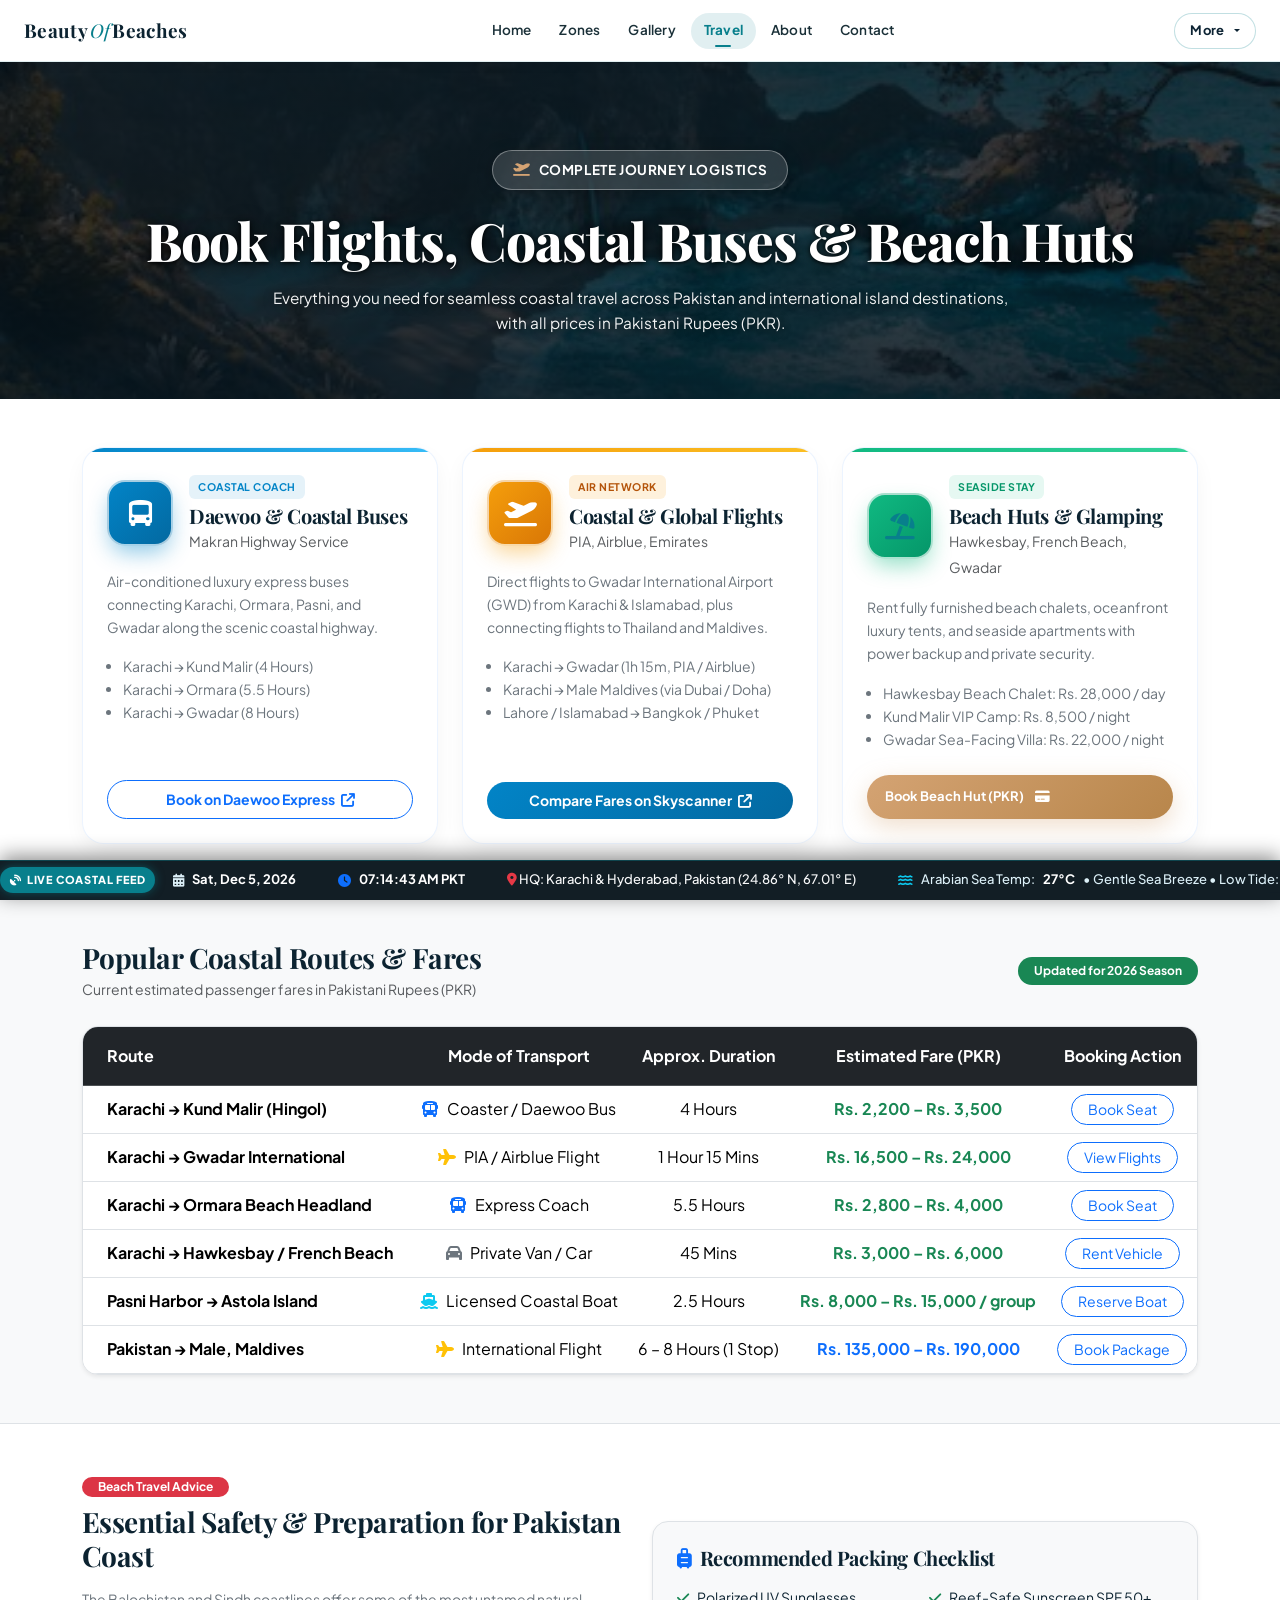
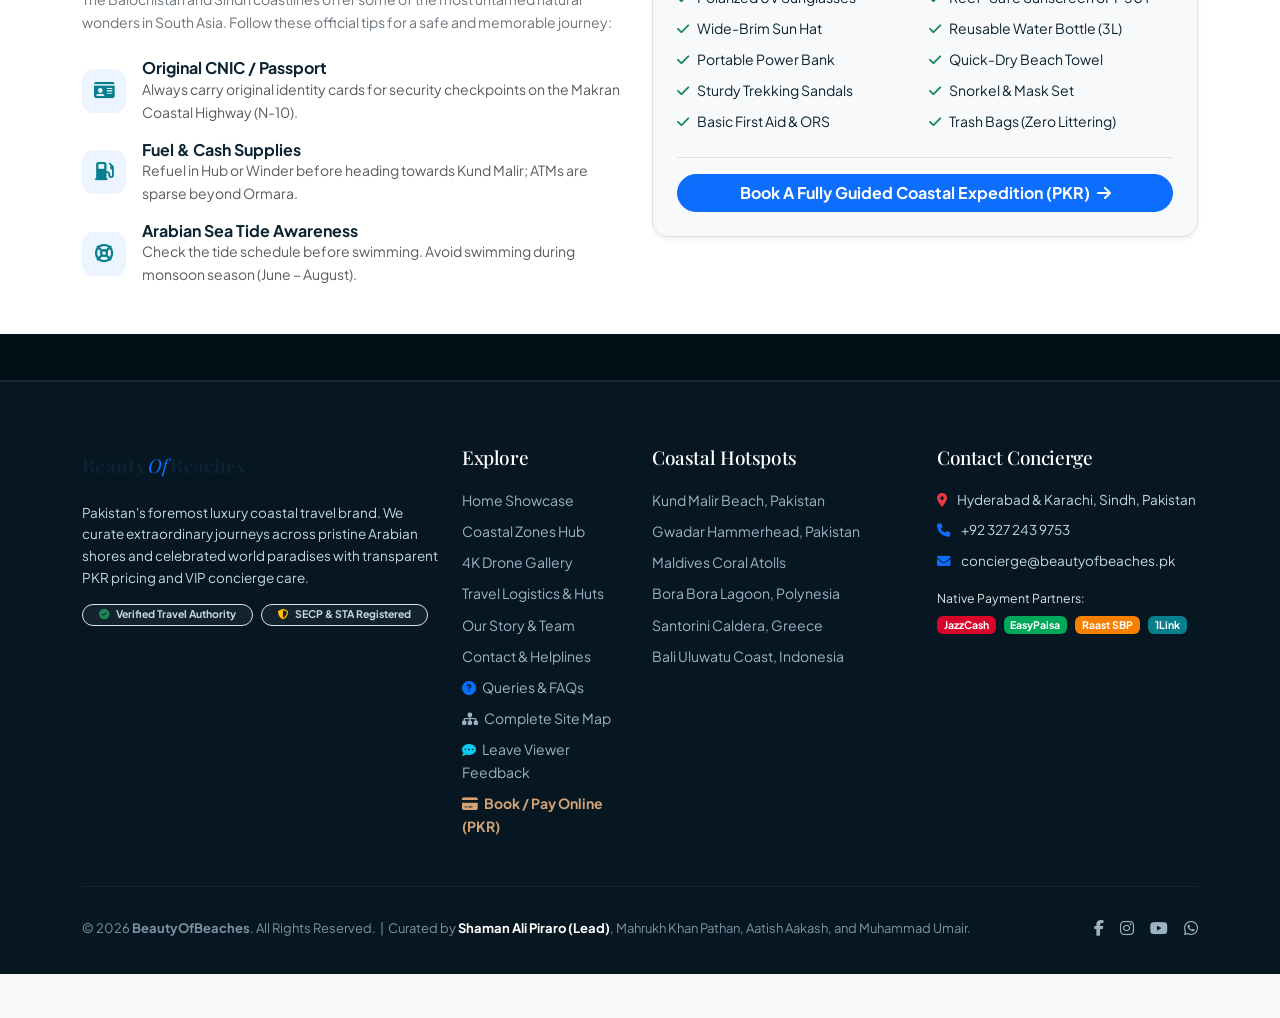
<file: travel.html>
<!doctype html>
<html lang="en">
  <head>
    <meta charset="UTF-8" />
    <meta name="viewport" content="width=device-width, initial-scale=1.0" />
    <title>Travel Logistics &amp; Bookings | BeautyOfBeaches</title>

    <link rel="stylesheet" href="CSS/bootstrap.min.css" />
    <link rel="stylesheet" href="CSS/style.css" />

    <link rel="preconnect" href="https://fonts.googleapis.com" />
    <link rel="preconnect" href="https://fonts.gstatic.com" crossorigin />
    <link
      href="https://fonts.googleapis.com/css2?family=Playfair+Display:ital,wght@0,600;0,700;0,800;1,500;1,600&family=Plus+Jakarta+Sans:wght@300;400;500;600;700;800&display=swap"
      rel="stylesheet"
    />

    <link
      rel="stylesheet"
      href="https://cdnjs.cloudflare.com/ajax/libs/font-awesome/6.7.2/css/all.min.css"
    />

    <script src="JS/lottie.min.js"></script>
  </head>

  <body>
    <div id="preloader" aria-hidden="true">
      <div class="preloader-content">
        <div class="surfing-lottie-wrapper">
          <div
            id="surfingLottieContainer"
            class="surfing-lottie-container"
          ></div>
          <div class="surfing-fallback-icon" aria-hidden="true">
            <i class="fa-solid fa-person-surfing surfing-boarder-icon"></i>
            <i class="fa-solid fa-water surfing-wave-icon"></i>
          </div>
        </div>

        <div class="preloader-brand">
          <i class="fa-solid fa-umbrella-beach me-2"></i
          >Beauty<span>Of</span>Beaches
        </div>

        <div class="preloader-progress-track">
          <div class="preloader-progress-bar"></div>
        </div>

        <p class="preloader-status-text">
          <span class="preloader-status-phrase"
            >Catching the perfect wave...</span
          >
        </p>
      </div>
    </div>

    <nav class="navbar navbar-expand-lg sticky-top" id="mainNavbar">
      <div class="container-fluid px-lg-4">
        <a
          class="navbar-brand"
          href="index.html"
          aria-label="BeautyOfBeaches Homepage"
        >
          Beauty<span class="brand-of">Of</span>Beaches
        </a>

        <button
          class="navbar-toggler border-0 shadow-none"
          type="button"
          data-bs-toggle="collapse"
          data-bs-target="#mainNav"
          aria-controls="mainNav"
          aria-expanded="false"
          aria-label="Toggle navigation"
        >
          <i class="fa-solid fa-bars fs-5 text-dark"></i>
        </button>

        <div class="collapse navbar-collapse" id="mainNav">
          <ul class="navbar-nav mx-auto">
            <li class="nav-item">
              <a class="nav-link" href="index.html">Home</a>
            </li>
            <li class="nav-item">
              <a class="nav-link" href="zones.html">Zones</a>
            </li>
            <li class="nav-item">
              <a class="nav-link" href="gallery.html">Gallery</a>
            </li>
            <li class="nav-item">
              <a class="nav-link active" href="travel.html">Travel</a>
            </li>
            <li class="nav-item">
              <a class="nav-link" href="about.html">About</a>
            </li>
            <li class="nav-item">
              <a class="nav-link" href="contact.html">Contact</a>
            </li>
          </ul>

          <div class="d-flex align-items-center mt-3 mt-lg-0">
            <div class="dropdown">
              <button
                class="btn btn-more-dropdown dropdown-toggle"
                type="button"
                id="moreDropdownBtn"
                data-bs-toggle="dropdown"
                data-bs-display="static"
                aria-expanded="false"
              >
                More
              </button>
              <ul
                class="dropdown-menu dropdown-menu-end luxury-dropdown-menu shadow-lg border-0"
                aria-labelledby="moreDropdownBtn"
              >
                <li>
                  <a
                    class="dropdown-item dropdown-item-pay"
                    href="payment.html"
                  >
                    Book / Pay (PKR)
                  </a>
                </li>
                <li>
                  <button
                    class="dropdown-item"
                    type="button"
                    data-bs-toggle="offcanvas"
                    data-bs-target="#savedOffcanvas"
                    aria-controls="savedOffcanvas"
                  >
                    Saved (<span id="savedCount">0</span>)
                  </button>
                </li>
                <li>
                  <a
                    class="dropdown-item"
                    href="#"
                    data-bs-toggle="modal"
                    data-bs-target="#siteMapModal"
                  >
                    Site Map
                  </a>
                </li>
                <li>
                  <a
                    class="dropdown-item"
                    href="#"
                    data-bs-toggle="modal"
                    data-bs-target="#queriesModal"
                  >
                    Queries
                  </a>
                </li>
                <li>
                  <a
                    class="dropdown-item"
                    href="#"
                    data-bs-toggle="modal"
                    data-bs-target="#feedbackModal"
                  >
                    Feedback
                  </a>
                </li>
                <li><hr class="dropdown-divider my-1" /></li>
                <li>
                  <span class="dropdown-item-text visitor-text">
                    Visitors: <strong id="visitorCount">1,428</strong>
                  </span>
                </li>
              </ul>
            </div>
          </div>
        </div>
      </div>
    </nav>

    <header class="page-header-banner text-center">
      <video
        class="page-header-banner-video"
        autoplay
        loop
        muted
        playsinline
        webkit-playsinline
        preload="auto"
        poster="images/kund-malir-beach.jpg"
      >
        <source src="videos/beach-waves.mp4" type="video/mp4" />
        <source
          src="https://prium.github.io/falcon/v3.14.0/assets/video/beach.mp4"
          type="video/mp4"
        />
        <source
          src="https://prium.github.io/falcon/v3.14.0/assets/video/beach.webm"
          type="video/webm"
        />
      </video>
      <div class="page-header-banner-overlay"></div>

      <div class="container position-relative">
        <div>
          <span class="page-header-pill-badge">
            <i class="fa-solid fa-plane-departure"></i> Complete Journey
            Logistics
          </span>
        </div>
        <h1 class="page-header-title">
          Book Flights, Coastal Buses &amp; Beach Huts
        </h1>
        <p class="page-header-desc">
          Everything you need for seamless coastal travel across Pakistan and
          international island destinations, with all prices in Pakistani Rupees
          (PKR).
        </p>
      </div>
    </header>

    <section class="py-5 bg-white border-bottom">
      <div class="container">
        <div class="row g-4">
          <div class="col-md-6 col-lg-4">
            <div class="card border-0 rounded-4 shadow-sm p-4 h-100 travel-service-card card-bus">
              <div class="d-flex align-items-center gap-3 mb-3">
                <div class="travel-icon-box icon-bus">
                  <i class="fa-solid fa-bus-simple"></i>
                </div>
                <div>
                  <span class="travel-pill-tag tag-bus">Coastal Coach</span>
                  <h5 class="fw-bold mb-0">Daewoo &amp; Coastal Buses</h5>
                  <span class="small text-muted">Makran Highway Service</span>
                </div>
              </div>
              <p class="small text-secondary mb-3">
                Air-conditioned luxury express buses connecting Karachi, Ormara,
                Pasni, and Gwadar along the scenic coastal highway.
              </p>
              <ul class="small ps-3 text-secondary mb-4">
                <li>Karachi &rarr; Kund Malir (4 Hours)</li>
                <li>Karachi &rarr; Ormara (5.5 Hours)</li>
                <li>Karachi &rarr; Gwadar (8 Hours)</li>
              </ul>
              <a
                href="https://daewoo.com.pk/"
                target="_blank"
                rel="noopener noreferrer"
                class="btn btn-outline-primary btn-sm rounded-pill mt-auto fw-bold py-2"
              >
                Book on Daewoo Express
                <i class="fa-solid fa-arrow-up-right-from-square ms-1"></i>
              </a>
            </div>
          </div>

          <div class="col-md-6 col-lg-4">
            <div class="card border-0 rounded-4 shadow-sm p-4 h-100 travel-service-card card-flight">
              <div class="d-flex align-items-center gap-3 mb-3">
                <div class="travel-icon-box icon-flight">
                  <i class="fa-solid fa-plane-departure"></i>
                </div>
                <div>
                  <span class="travel-pill-tag tag-flight">Air Network</span>
                  <h5 class="fw-bold mb-0">Coastal &amp; Global Flights</h5>
                  <span class="small text-muted">PIA, Airblue, Emirates</span>
                </div>
              </div>
              <p class="small text-secondary mb-3">
                Direct flights to Gwadar International Airport (GWD) from
                Karachi &amp; Islamabad, plus connecting flights to Thailand and
                Maldives.
              </p>
              <ul class="small ps-3 text-secondary mb-4">
                <li>Karachi &rarr; Gwadar (1h 15m, PIA / Airblue)</li>
                <li>Karachi &rarr; Male Maldives (via Dubai / Doha)</li>
                <li>Lahore / Islamabad &rarr; Bangkok / Phuket</li>
              </ul>
              <a
                href="https://www.skyscanner.net/"
                target="_blank"
                rel="noopener noreferrer"
                class="btn btn-primary btn-sm rounded-pill mt-auto fw-bold py-2"
                style="background: linear-gradient(135deg, #0284c7, #0369a1); border: none;"
              >
                Compare Fares on Skyscanner
                <i class="fa-solid fa-arrow-up-right-from-square ms-1"></i>
              </a>
            </div>
          </div>

          <div class="col-md-6 col-lg-4">
            <div class="card border-0 rounded-4 shadow-sm p-4 h-100 travel-service-card card-huts">
              <div class="d-flex align-items-center gap-3 mb-3">
                <div class="travel-icon-box icon-huts">
                  <i class="fa-solid fa-umbrella-beach"></i>
                </div>
                <div>
                  <span class="travel-pill-tag tag-huts">Seaside Stay</span>
                  <h5 class="fw-bold mb-0">Beach Huts &amp; Glamping</h5>
                  <span class="small text-muted"
                    >Hawkesbay, French Beach, Gwadar</span
                  >
                </div>
              </div>
              <p class="small text-secondary mb-3">
                Rent fully furnished beach chalets, oceanfront luxury tents, and
                seaside apartments with power backup and private security.
              </p>
              <ul class="small ps-3 text-secondary mb-4">
                <li>Hawkesbay Beach Chalet: Rs. 28,000 / day</li>
                <li>Kund Malir VIP Camp: Rs. 8,500 / night</li>
                <li>Gwadar Sea-Facing Villa: Rs. 22,000 / night</li>
              </ul>
              <a
                href="payment.html?package=hut"
                class="btn btn-gold btn-sm rounded-pill mt-auto fw-bold py-2"
              >
                Book Beach Hut (PKR)
                <i class="fa-solid fa-credit-card ms-1"></i>
              </a>
            </div>
          </div>
        </div>
      </div>
    </section>

    <section class="py-5 bg-light">
      <div class="container">
        <div class="d-flex justify-content-between align-items-center mb-4">
          <div>
            <h3 class="fw-bold mb-1">Popular Coastal Routes &amp; Fares</h3>
            <p class="text-muted small mb-0">
              Current estimated passenger fares in Pakistani Rupees (PKR)
            </p>
          </div>
          <span class="badge bg-success px-3 py-2 rounded-pill"
            >Updated for 2026 Season</span
          >
        </div>

        <div class="table-responsive rounded-4 border shadow-sm bg-white">
          <table class="table table-hover align-middle mb-0 text-center">
            <thead class="table-dark">
              <tr>
                <th class="py-3 text-start ps-4">Route</th>
                <th class="py-3">Mode of Transport</th>
                <th class="py-3">Approx. Duration</th>
                <th class="py-3">Estimated Fare (PKR)</th>
                <th class="py-3">Booking Action</th>
              </tr>
            </thead>
            <tbody>
              <tr>
                <td class="text-start ps-4 fw-bold">
                  Karachi &rarr; Kund Malir (Hingol)
                </td>
                <td>
                  <i class="fa-solid fa-bus text-primary me-2"></i>Coaster /
                  Daewoo Bus
                </td>
                <td>4 Hours</td>
                <td class="fw-bold text-success">Rs. 2,200 – Rs. 3,500</td>
                <td>
                  <a
                    href="payment.html?beach=Kund+Malir"
                    class="btn btn-sm btn-outline-primary rounded-pill px-3"
                    >Book Seat</a
                  >
                </td>
              </tr>
              <tr>
                <td class="text-start ps-4 fw-bold">
                  Karachi &rarr; Gwadar International
                </td>
                <td>
                  <i class="fa-solid fa-plane text-warning me-2"></i>PIA /
                  Airblue Flight
                </td>
                <td>1 Hour 15 Mins</td>
                <td class="fw-bold text-success">Rs. 16,500 – Rs. 24,000</td>
                <td>
                  <a
                    href="https://www.skyscanner.net/"
                    target="_blank"
                    class="btn btn-sm btn-outline-primary rounded-pill px-3"
                    >View Flights</a
                  >
                </td>
              </tr>
              <tr>
                <td class="text-start ps-4 fw-bold">
                  Karachi &rarr; Ormara Beach Headland
                </td>
                <td>
                  <i class="fa-solid fa-bus text-primary me-2"></i>Express Coach
                </td>
                <td>5.5 Hours</td>
                <td class="fw-bold text-success">Rs. 2,800 – Rs. 4,000</td>
                <td>
                  <a
                    href="payment.html?beach=Ormara"
                    class="btn btn-sm btn-outline-primary rounded-pill px-3"
                    >Book Seat</a
                  >
                </td>
              </tr>
              <tr>
                <td class="text-start ps-4 fw-bold">
                  Karachi &rarr; Hawkesbay / French Beach
                </td>
                <td>
                  <i class="fa-solid fa-car text-secondary me-2"></i>Private Van
                  / Car
                </td>
                <td>45 Mins</td>
                <td class="fw-bold text-success">Rs. 3,000 – Rs. 6,000</td>
                <td>
                  <a
                    href="payment.html?beach=Hawkesbay"
                    class="btn btn-sm btn-outline-primary rounded-pill px-3"
                    >Rent Vehicle</a
                  >
                </td>
              </tr>
              <tr>
                <td class="text-start ps-4 fw-bold">
                  Pasni Harbor &rarr; Astola Island
                </td>
                <td>
                  <i class="fa-solid fa-ship text-info me-2"></i>Licensed
                  Coastal Boat
                </td>
                <td>2.5 Hours</td>
                <td class="fw-bold text-success">
                  Rs. 8,000 – Rs. 15,000 / group
                </td>
                <td>
                  <a
                    href="payment.html?beach=Astola+Island"
                    class="btn btn-sm btn-outline-primary rounded-pill px-3"
                    >Reserve Boat</a
                  >
                </td>
              </tr>
              <tr>
                <td class="text-start ps-4 fw-bold">
                  Pakistan &rarr; Male, Maldives
                </td>
                <td>
                  <i class="fa-solid fa-plane text-warning me-2"></i
                  >International Flight
                </td>
                <td>6 – 8 Hours (1 Stop)</td>
                <td class="fw-bold text-primary">Rs. 135,000 – Rs. 190,000</td>
                <td>
                  <a
                    href="payment.html?beach=Maldives"
                    class="btn btn-sm btn-outline-primary rounded-pill px-3"
                    >Book Package</a
                  >
                </td>
              </tr>
            </tbody>
          </table>
        </div>
      </div>
    </section>

    <section class="py-5 bg-white border-top">
      <div class="container">
        <div class="row align-items-center g-4">
          <div class="col-lg-6">
            <span class="badge bg-danger rounded-pill px-3 py-1 mb-2 fw-bold"
              >Beach Travel Advice</span
            >
            <h3 class="fw-bold mb-3">
              Essential Safety &amp; Preparation for Pakistan Coast
            </h3>
            <p class="text-secondary small leading-relaxed mb-4">
              The Balochistan and Sindh coastlines offer some of the most
              untamed natural wonders in South Asia. Follow these official tips
              for a safe and memorable journey:
            </p>
            <div class="d-flex flex-column gap-3">
              <div class="d-flex align-items-center gap-3">
                <div class="advisory-icon-circle">
                  <i class="fa-solid fa-id-card"></i>
                </div>
                <div>
                  <h6 class="fw-bold mb-0">Original CNIC / Passport</h6>
                  <p class="small text-muted mb-0">
                    Always carry original identity cards for security
                    checkpoints on the Makran Coastal Highway (N-10).
                  </p>
                </div>
              </div>
              <div class="d-flex align-items-center gap-3">
                <div class="advisory-icon-circle">
                  <i class="fa-solid fa-gas-pump"></i>
                </div>
                <div>
                  <h6 class="fw-bold mb-0">Fuel &amp; Cash Supplies</h6>
                  <p class="small text-muted mb-0">
                    Refuel in Hub or Winder before heading towards Kund Malir;
                    ATMs are sparse beyond Ormara.
                  </p>
                </div>
              </div>
              <div class="d-flex align-items-center gap-3">
                <div class="advisory-icon-circle">
                  <i class="fa-solid fa-life-ring"></i>
                </div>
                <div>
                  <h6 class="fw-bold mb-0">Arabian Sea Tide Awareness</h6>
                  <p class="small text-muted mb-0">
                    Check the tide schedule before swimming. Avoid swimming
                    during monsoon season (June – August).
                  </p>
                </div>
              </div>
            </div>
          </div>
          <div class="col-lg-6">
            <div class="p-4 rounded-4 bg-light border shadow-sm">
              <h5 class="fw-bold mb-3">
                <i class="fa-solid fa-suitcase-rolling text-primary me-2"></i
                >Recommended Packing Checklist
              </h5>
              <div class="row g-2 small">
                <div class="col-6">
                  <i class="fa-solid fa-check text-success me-2"></i>Polarized
                  UV Sunglasses
                </div>
                <div class="col-6">
                  <i class="fa-solid fa-check text-success me-2"></i>Reef-Safe
                  Sunscreen SPF 50+
                </div>
                <div class="col-6">
                  <i class="fa-solid fa-check text-success me-2"></i>Wide-Brim
                  Sun Hat
                </div>
                <div class="col-6">
                  <i class="fa-solid fa-check text-success me-2"></i>Reusable
                  Water Bottle (3L)
                </div>
                <div class="col-6">
                  <i class="fa-solid fa-check text-success me-2"></i>Portable
                  Power Bank
                </div>
                <div class="col-6">
                  <i class="fa-solid fa-check text-success me-2"></i>Quick-Dry
                  Beach Towel
                </div>
                <div class="col-6">
                  <i class="fa-solid fa-check text-success me-2"></i>Sturdy
                  Trekking Sandals
                </div>
                <div class="col-6">
                  <i class="fa-solid fa-check text-success me-2"></i>Snorkel
                  &amp; Mask Set
                </div>
                <div class="col-6">
                  <i class="fa-solid fa-check text-success me-2"></i>Basic First
                  Aid &amp; ORS
                </div>
                <div class="col-6">
                  <i class="fa-solid fa-check text-success me-2"></i>Trash Bags
                  (Zero Littering)
                </div>
              </div>
              <div class="mt-4 pt-3 border-top">
                <a
                  href="payment.html"
                  class="btn btn-primary w-100 rounded-pill fw-bold"
                >
                  Book A Fully Guided Coastal Expedition (PKR)
                  <i class="fa-solid fa-arrow-right ms-1"></i>
                </a>
              </div>
            </div>
          </div>
        </div>
      </div>
    </section>

    <div class="ticker-bar">
      <div class="ticker-content">
        <span class="ticker-item"
          ><i class="fa-solid fa-sparkles"></i>
          <strong>Kund Malir Sunset Camp:</strong> Special 15% discount for
          weekend slots</span
        >
        <span class="ticker-item"
          ><i class="fa-solid fa-bolt"></i>
          <strong>Gwadar Dolphin Tour:</strong> Speedboat bookings open for
          November</span
        >
        <span class="ticker-item"
          ><i class="fa-solid fa-credit-card"></i>
          <strong>Pay in PKR:</strong> Zero bank transaction fees with Raast and
          JazzCash</span
        >
        <span class="ticker-item"
          ><i class="fa-solid fa-star"></i>
          <strong>Astola Scuba Permits:</strong> Limited eco-island slots
          available</span
        >
        <span class="ticker-item"
          ><i class="fa-solid fa-umbrella-beach"></i>
          <strong>Maldives Overwater Villas:</strong> Free complimentary
          seaplane transfer</span
        >
      </div>
    </div>

    <footer class="site-footer">
      <div class="container">
        <div class="row g-4">
          <div class="col-lg-4 col-md-6">
            <a
              class="navbar-brand text-white mb-3 d-inline-block"
              href="index.html"
            >
              <i class="fa-solid fa-umbrella-beach text-primary"></i>
              Beauty<span class="text-primary fst-italic">Of</span>Beaches
            </a>
            <p
              class="mb-3"
              style="color: #c4d7e2; font-size: 13.5px; line-height: 1.6"
            >
              Pakistan's foremost luxury coastal travel brand. We curate
              extraordinary journeys across pristine Arabian shores and
              celebrated world paradises with transparent PKR pricing and VIP
              concierge care.
            </p>
            <div class="d-flex flex-wrap gap-2">
              <span
                class="badge border rounded-pill px-3 py-1"
                style="
                  background: rgba(255, 255, 255, 0.05);
                  border-color: rgba(255, 255, 255, 0.15);
                  color: #c4d7e2;
                "
              >
                <i class="fa-solid fa-circle-check text-success me-1"></i>
                Verified Travel Authority
              </span>
              <span
                class="badge border rounded-pill px-3 py-1"
                style="
                  background: rgba(255, 255, 255, 0.05);
                  border-color: rgba(255, 255, 255, 0.15);
                  color: #c4d7e2;
                "
              >
                <i class="fa-solid fa-shield-halved text-warning me-1"></i> SECP
                &amp; STA Registered
              </span>
            </div>
          </div>

          <div class="col-lg-2 col-md-6">
            <h5>Explore</h5>
            <ul class="list-unstyled mb-0 d-flex flex-column gap-2">
              <li><a href="index.html">Home Showcase</a></li>
              <li><a href="zones.html">Coastal Zones Hub</a></li>
              <li><a href="gallery.html">4K Drone Gallery</a></li>
              <li><a href="travel.html">Travel Logistics &amp; Huts</a></li>
              <li><a href="about.html">Our Story &amp; Team</a></li>
              <li><a href="contact.html">Contact &amp; Helplines</a></li>
              <li>
                <a
                  href="#"
                  data-bs-toggle="modal"
                  data-bs-target="#queriesModal"
                  ><i class="fa-solid fa-circle-question me-1 text-primary"></i>
                  Queries &amp; FAQs</a
                >
              </li>
              <li>
                <a
                  href="#"
                  data-bs-toggle="modal"
                  data-bs-target="#siteMapModal"
                  ><i class="fa-solid fa-sitemap me-1 text-gold"></i> Complete
                  Site Map</a
                >
              </li>
              <li>
                <a
                  href="#"
                  data-bs-toggle="modal"
                  data-bs-target="#feedbackModal"
                  ><i class="fa-solid fa-comment-dots me-1 text-info"></i> Leave
                  Viewer Feedback</a
                >
              </li>
              <li>
                <a href="payment.html" class="footer-booking-link"
                  ><i class="fa-solid fa-credit-card me-1"></i> Book / Pay
                  Online (PKR)</a
                >
              </li>
            </ul>
          </div>

          <div class="col-lg-3 col-md-6">
            <h5>Coastal Hotspots</h5>
            <ul class="list-unstyled mb-0 d-flex flex-column gap-2">
              <li>
                <a href="zones.html?zone=West">Kund Malir Beach, Pakistan</a>
              </li>
              <li>
                <a href="zones.html?zone=West">Gwadar Hammerhead, Pakistan</a>
              </li>
              <li><a href="zones.html?zone=East">Maldives Coral Atolls</a></li>
              <li>
                <a href="zones.html?zone=East">Bora Bora Lagoon, Polynesia</a>
              </li>
              <li>
                <a href="zones.html?zone=North">Santorini Caldera, Greece</a>
              </li>
              <li>
                <a href="zones.html?zone=South"
                  >Bali Uluwatu Coast, Indonesia</a
                >
              </li>
            </ul>
          </div>

          <div class="col-lg-3 col-md-6">
            <h5>Contact Concierge</h5>
            <p class="mb-2" style="color: #c4d7e2; font-size: 13.5px">
              <i class="fa-solid fa-location-dot me-2"></i> Hyderabad &amp;
              Karachi, Sindh, Pakistan
            </p>
            <p class="mb-2" style="color: #c4d7e2; font-size: 13.5px">
              <i class="fa-solid fa-phone me-2 text-primary"></i> +92 327 243
              9753
            </p>
            <p class="mb-3" style="color: #c4d7e2; font-size: 13.5px">
              <i class="fa-solid fa-envelope me-2 text-primary"></i>
              concierge@beautyofbeaches.pk
            </p>

            <div class="mt-3">
              <span class="small text-white-50 d-block mb-2"
                >Native Payment Partners:</span
              >
              <div class="d-flex align-items-center gap-2 flex-wrap">
                <span class="badge" style="background: #d90429; color: #fff"
                  >JazzCash</span
                >
                <span class="badge" style="background: #00a859; color: #fff"
                  >EasyPaisa</span
                >
                <span class="badge" style="background: #f77f00; color: #fff"
                  >Raast SBP</span
                >
                <span class="badge" style="background: #087f8c; color: #fff"
                  >1Link</span
                >
              </div>
            </div>
          </div>
        </div>

        <div
          class="footer-bottom d-flex flex-wrap justify-content-between align-items-center gap-3"
        >
          <div>
            &copy; 2026 <strong>BeautyOfBeaches</strong>. All Rights Reserved.
            &nbsp;|&nbsp; Curated by
            <span class="text-white fw-bold">Shaman Ali Piraro (Lead)</span>,
            Mahrukh Khan Pathan, Aatish Aakash, and Muhammad Umair.
          </div>
          <div class="d-flex align-items-center gap-3 fs-6">
            <a href="#" aria-label="Facebook"
              ><i class="fa-brands fa-facebook-f"></i
            ></a>
            <a href="#" aria-label="Instagram"
              ><i class="fa-brands fa-instagram"></i
            ></a>
            <a href="#" aria-label="YouTube"
              ><i class="fa-brands fa-youtube"></i
            ></a>
            <a href="#" aria-label="WhatsApp"
              ><i class="fa-brands fa-whatsapp"></i
            ></a>
          </div>
        </div>
      </div>
    </footer>

    <div
      class="offcanvas offcanvas-end"
      tabindex="-1"
      id="savedOffcanvas"
      aria-labelledby="savedOffcanvasLabel"
    >
      <div class="offcanvas-header border-bottom">
        <h5 class="offcanvas-title" id="savedOffcanvasLabel">
          <i class="fa-solid fa-heart me-2"></i> Your Saved Escapes
        </h5>
        <button
          type="button"
          class="btn-close text-reset shadow-none"
          data-bs-dismiss="offcanvas"
          aria-label="Close"
        ></button>
      </div>
      <div class="offcanvas-body d-flex flex-column">
        <div id="wishlistContainer" class="flex-grow-1"></div>
        <div class="border-top pt-3 mt-auto">
          <a
            href="payment.html"
            class="btn-gold w-100 justify-content-center py-2"
            >Proceed to Checkout</a
          >
        </div>
      </div>
    </div>

    <button
      class="btn-back-to-top"
      id="backToTopBtn"
      type="button"
      aria-label="Back to top"
    >
      <i class="fa-solid fa-arrow-up"></i>
    </button>

    <div
      class="modal fade modal-luxury"
      id="feedbackModal"
      tabindex="-1"
      aria-labelledby="feedbackModalLabel"
      aria-hidden="true"
    >
      <div class="modal-dialog modal-dialog-centered">
        <div class="modal-content border-0 shadow-lg rounded-4 overflow-hidden">
          <div
            class="modal-header text-white p-4"
            style="background: var(--ocean-deep) !important"
          >
            <div>
              <span
                class="badge bg-primary bg-opacity-25 text-primary border border-primary border-opacity-25 rounded-pill px-3 py-1 mb-2"
              >
                <i class="fa-solid fa-star text-gold me-1"></i> Viewer
                Experience
              </span>
              <h4
                class="modal-title h5 text-white mb-0"
                id="feedbackModalLabel"
              >
                Share Your Beach Feedback
              </h4>
            </div>
            <button
              type="button"
              class="btn-close btn-close-white"
              data-bs-dismiss="modal"
              aria-label="Close"
            ></button>
          </div>
          <div class="modal-body p-4 bg-light">
            <div
              id="feedbackSuccessAlert"
              class="alert alert-success d-none rounded-3 py-2 px-3 small mb-3"
            >
              <i class="fa-solid fa-circle-check me-1"></i> Thank you! Your
              feedback has been recorded successfully.
            </div>

            <form id="feedbackForm" onsubmit="handleFeedbackSubmit(event)">
              <div class="mb-3">
                <label for="fbName" class="form-label small fw-bold text-dark"
                  >Your Name <span class="text-danger">*</span></label
                >
                <input
                  type="text"
                  class="form-control rounded-3"
                  id="fbName"
                  placeholder="e.g. Ayesha Khan"
                  required
                />
              </div>

              <div class="mb-3">
                <label for="fbEmail" class="form-label small fw-bold text-dark"
                  >Email Address <span class="text-danger">*</span></label
                >
                <input
                  type="email"
                  class="form-control rounded-3"
                  id="fbEmail"
                  placeholder="e.g. ayesha@example.com"
                  required
                />
              </div>

              <div class="mb-3">
                <label for="fbBeach" class="form-label small fw-bold text-dark"
                  >Destination Visited / Reviewed</label
                >
                <select class="form-select rounded-3" id="fbBeach">
                  <option value="Kund Malir Beach, Pakistan">
                    Kund Malir Beach, Pakistan
                  </option>
                  <option value="Gwadar Hammerhead Coast, Pakistan">
                    Gwadar Hammerhead Coast, Pakistan
                  </option>
                  <option value="Hawkesbay Luxury Chalets, Karachi">
                    Hawkesbay Luxury Chalets, Karachi
                  </option>
                  <option value="Astola Island Sanctuary, Balochistan">
                    Astola Island Sanctuary, Balochistan
                  </option>
                  <option value="Maldives Overwater Atolls">
                    Maldives Overwater Atolls
                  </option>
                  <option value="Bora Bora Lagoon, French Polynesia">
                    Bora Bora Lagoon, French Polynesia
                  </option>
                  <option value="General Website Experience">
                    General Website Experience
                  </option>
                </select>
              </div>

              <div class="mb-3 text-center">
                <label class="form-label small fw-bold text-dark d-block"
                  >Overall Rating</label
                >
                <div class="star-rating-select justify-content-center">
                  <input
                    type="radio"
                    id="star5"
                    name="fbRating"
                    value="5"
                    checked
                  /><label for="star5" title="5 stars"
                    ><i class="fa-solid fa-star"></i
                  ></label>
                  <input
                    type="radio"
                    id="star4"
                    name="fbRating"
                    value="4"
                  /><label for="star4" title="4 stars"
                    ><i class="fa-solid fa-star"></i
                  ></label>
                  <input
                    type="radio"
                    id="star3"
                    name="fbRating"
                    value="3"
                  /><label for="star3" title="3 stars"
                    ><i class="fa-solid fa-star"></i
                  ></label>
                  <input
                    type="radio"
                    id="star2"
                    name="fbRating"
                    value="2"
                  /><label for="star2" title="2 stars"
                    ><i class="fa-solid fa-star"></i
                  ></label>
                  <input
                    type="radio"
                    id="star1"
                    name="fbRating"
                    value="1"
                  /><label for="star1" title="1 star"
                    ><i class="fa-solid fa-star"></i
                  ></label>
                </div>
              </div>

              <div class="mb-3">
                <label
                  for="fbComments"
                  class="form-label small fw-bold text-dark"
                  >Comments &amp; Review
                  <span class="text-danger">*</span></label
                >
                <textarea
                  class="form-control rounded-3"
                  id="fbComments"
                  rows="3"
                  placeholder="Tell us about the beach cleanliness, serenity, transport, or booking experience..."
                  required
                ></textarea>
              </div>

              <div class="d-flex justify-content-end gap-2 pt-2">
                <button
                  type="button"
                  class="btn btn-outline-secondary rounded-pill px-4"
                  data-bs-dismiss="modal"
                >
                  Cancel
                </button>
                <button
                  type="submit"
                  class="btn btn-primary rounded-pill px-4 fw-bold"
                >
                  <i class="fa-solid fa-paper-plane me-1"></i> Submit Feedback
                </button>
              </div>
            </form>
          </div>
        </div>
      </div>
    </div>

    <div
      class="modal fade modal-luxury"
      id="queriesModal"
      tabindex="-1"
      aria-labelledby="queriesModalLabel"
      aria-hidden="true"
    >
      <div class="modal-dialog modal-dialog-centered modal-lg">
        <div class="modal-content border-0 shadow-lg rounded-4 overflow-hidden">
          <div
            class="modal-header text-white p-4"
            style="background: var(--ocean-deep) !important"
          >
            <div>
              <span
                class="badge bg-primary bg-opacity-25 text-primary border border-primary border-opacity-25 rounded-pill px-3 py-1 mb-2"
              >
                <i class="fa-solid fa-circle-question text-gold me-1"></i> Help
                &amp; Concierge Support
              </span>
              <h4 class="modal-title h5 text-white mb-0" id="queriesModalLabel">
                Traveler Queries &amp; Coastal FAQ
              </h4>
            </div>
            <button
              type="button"
              class="btn-close btn-close-white"
              data-bs-dismiss="modal"
              aria-label="Close"
            ></button>
          </div>
          <div class="modal-body p-4 bg-light">
            <div
              id="querySuccessAlert"
              class="alert alert-success d-none rounded-3 py-2 px-3 small mb-3"
            >
              <i class="fa-solid fa-circle-check me-1"></i> Query received! Our
              coastal desk will contact you promptly.
            </div>

            <div class="accordion mb-4" id="faqAccordion">
              <div
                class="accordion-item border-0 mb-2 rounded-3 shadow-sm overflow-hidden"
              >
                <h2 class="accordion-header">
                  <button
                    class="accordion-button collapsed fw-bold py-3"
                    type="button"
                    data-bs-toggle="collapse"
                    data-bs-target="#faq1"
                  >
                    <i class="fa-solid fa-shield-halved text-primary me-2"></i>
                    How are coastal chalets and tour prices settled in PKR?
                  </button>
                </h2>
                <div
                  id="faq1"
                  class="accordion-collapse collapse"
                  data-bs-parent="#faqAccordion"
                >
                  <div class="accordion-body text-muted small">
                    All expeditions and beach huts are denominated transparently
                    in Pakistani Rupees (PKR). We support JazzCash, EasyPaisa,
                    Raast SBP, and Bank Wire escrow with zero hidden foreign
                    exchange fees.
                  </div>
                </div>
              </div>

              <div
                class="accordion-item border-0 mb-2 rounded-3 shadow-sm overflow-hidden"
              >
                <h2 class="accordion-header">
                  <button
                    class="accordion-button collapsed fw-bold py-3"
                    type="button"
                    data-bs-toggle="collapse"
                    data-bs-target="#faq2"
                  >
                    <i class="fa-solid fa-bus text-primary me-2"></i> How do I
                    reach Kund Malir or Ormara Beach from Karachi?
                  </button>
                </h2>
                <div
                  id="faq2"
                  class="accordion-collapse collapse"
                  data-bs-parent="#faqAccordion"
                >
                  <div class="accordion-body text-muted small">
                    Our verified luxury coastal coaches depart every morning at
                    06:00 AM from Karachi along the scenic Makran Coastal
                    Highway (N10). Private 4WD SUV charters are also available
                    with professional drivers.
                  </div>
                </div>
              </div>

              <div
                class="accordion-item border-0 mb-2 rounded-3 shadow-sm overflow-hidden"
              >
                <h2 class="accordion-header">
                  <button
                    class="accordion-button collapsed fw-bold py-3"
                    type="button"
                    data-bs-toggle="collapse"
                    data-bs-target="#faq3"
                  >
                    <i class="fa-solid fa-file-pdf text-primary me-2"></i> Can I
                    download destination dossiers and offline travel permits?
                  </button>
                </h2>
                <div
                  id="faq3"
                  class="accordion-collapse collapse"
                  data-bs-parent="#faqAccordion"
                >
                  <div class="accordion-body text-muted small">
                    Yes! Click "View Details" on any beach card to download an
                    official PDF or Word DOC guide. All verified payment
                    bookings also generate genuine downloadable PDF booking
                    receipts.
                  </div>
                </div>
              </div>
            </div>

            <div class="card border-0 rounded-4 p-3 bg-white shadow-sm">
              <h5 class="h6 fw-bold mb-3 text-dark">
                <i class="fa-solid fa-paper-plane text-primary me-2"></i>Submit
                Your Coastal Query
              </h5>
              <form id="queriesForm" onsubmit="handleQuerySubmit(event)">
                <div class="row g-2 mb-2">
                  <div class="col-md-6">
                    <input
                      type="text"
                      class="form-control form-control-sm rounded-3"
                      id="queryName"
                      placeholder="Your Name *"
                      required
                    />
                  </div>
                  <div class="col-md-6">
                    <input
                      type="text"
                      class="form-control form-control-sm rounded-3"
                      id="queryContact"
                      placeholder="Phone / WhatsApp or Email *"
                      required
                    />
                  </div>
                </div>
                <div class="mb-2">
                  <select
                    class="form-select form-select-sm rounded-3"
                    id="queryTopic"
                  >
                    <option value="Hut Booking & Rates">
                      Hut Booking &amp; Rates
                    </option>
                    <option value="Coastal Highway Bus Transit">
                      Coastal Highway Bus Transit
                    </option>
                    <option value="Family Beach Safety">
                      Family Beach Safety
                    </option>
                    <option value="Scuba Diving & Permits">
                      Scuba Diving &amp; Permits
                    </option>
                    <option value="Corporate / Group Retreat">
                      Corporate / Group Retreat
                    </option>
                  </select>
                </div>
                <div class="mb-2">
                  <textarea
                    class="form-control form-control-sm rounded-3"
                    id="queryQuestion"
                    rows="2"
                    placeholder="Ask your question here..."
                    required
                  ></textarea>
                </div>
                <div class="text-end">
                  <button
                    type="submit"
                    class="btn btn-primary btn-sm rounded-pill px-4 fw-bold"
                  >
                    Send Inquiry
                  </button>
                </div>
              </form>
            </div>
          </div>
        </div>
      </div>
    </div>

    <div
      class="modal fade modal-luxury"
      id="siteMapModal"
      tabindex="-1"
      aria-labelledby="siteMapModalLabel"
      aria-hidden="true"
    >
      <div class="modal-dialog modal-dialog-centered modal-lg">
        <div class="modal-content border-0 shadow-lg rounded-4 overflow-hidden">
          <div
            class="modal-header text-white p-4"
            style="background: var(--ocean-deep) !important"
          >
            <div>
              <span
                class="badge bg-primary bg-opacity-25 text-primary border border-primary border-opacity-25 rounded-pill px-3 py-1 mb-2"
              >
                <i class="fa-solid fa-sitemap text-gold me-1"></i> Architecture
                &amp; Hierarchy
              </span>
              <h4 class="modal-title h5 text-white mb-0" id="siteMapModalLabel">
                BeautyOfBeaches • Official Site Map
              </h4>
            </div>
            <button
              type="button"
              class="btn-close btn-close-white"
              data-bs-dismiss="modal"
              aria-label="Close"
            ></button>
          </div>
          <div class="modal-body p-4 bg-light">
            <div class="row g-4">
              <div class="col-md-4">
                <div
                  class="card h-100 border-0 p-3 rounded-3 bg-white shadow-sm"
                >
                  <h6 class="fw-bold text-primary mb-3">
                    <i class="fa-solid fa-compass me-2"></i>Core Portals
                  </h6>
                  <ul class="list-unstyled mb-0 small d-flex flex-column gap-2">
                    <li>
                      <a
                        href="index.html"
                        class="text-decoration-none text-dark fw-bold"
                        >1. Home Showcase</a
                      >
                    </li>
                    <li>
                      <a
                        href="zones.html"
                        class="text-decoration-none text-dark fw-bold"
                        >2. Coastal Zones Hub</a
                      >
                    </li>
                    <li>
                      <a
                        href="gallery.html"
                        class="text-decoration-none text-dark fw-bold"
                        >3. 4K Drone Gallery</a
                      >
                    </li>
                    <li>
                      <a
                        href="travel.html"
                        class="text-decoration-none text-dark fw-bold"
                        >4. Transit &amp; Huts</a
                      >
                    </li>
                    <li>
                      <a
                        href="about.html"
                        class="text-decoration-none text-dark fw-bold"
                        >5. About Our Team</a
                      >
                    </li>
                    <li>
                      <a
                        href="contact.html"
                        class="text-decoration-none text-dark fw-bold"
                        >6. Contact Concierge</a
                      >
                    </li>
                    <li>
                      <a
                        href="payment.html"
                        class="text-decoration-none text-primary fw-bold"
                        >7. Secure Payment (PKR)</a
                      >
                    </li>
                  </ul>
                </div>
              </div>

              <div class="col-md-4">
                <div
                  class="card h-100 border-0 p-3 rounded-3 bg-white shadow-sm"
                >
                  <h6 class="fw-bold text-success mb-3">
                    <i class="fa-solid fa-earth-americas me-2"></i>4 Coastal
                    Zones
                  </h6>
                  <ul class="list-unstyled mb-0 small d-flex flex-column gap-2">
                    <li>
                      <a
                        href="zones.html?zone=West"
                        class="text-decoration-none text-dark"
                        ><strong>West Zone:</strong> Pakistan Coast (Kund Malir,
                        Gwadar, Hawkesbay, Clifton, Astola)</a
                      >
                    </li>
                    <li>
                      <a
                        href="zones.html?zone=North"
                        class="text-decoration-none text-dark"
                        ><strong>North Zone:</strong> Thailand &amp;
                        Mediterranean (Phi Phi, Navagio, Railay)</a
                      >
                    </li>
                    <li>
                      <a
                        href="zones.html?zone=East"
                        class="text-decoration-none text-dark"
                        ><strong>East Zone:</strong> Polynesia &amp; Maldives
                        (Overwater Villas, Bora Bora)</a
                      >
                    </li>
                    <li>
                      <a
                        href="zones.html?zone=South"
                        class="text-decoration-none text-dark"
                        ><strong>South Zone:</strong> Indian Ocean &amp;
                        Australia (Whitehaven, Mirissa, Radhanagar)</a
                      >
                    </li>
                  </ul>
                </div>
              </div>

              <div class="col-md-4">
                <div
                  class="card h-100 border-0 p-3 rounded-3 bg-white shadow-sm"
                >
                  <h6 class="fw-bold text-warning mb-3">
                    <i class="fa-solid fa-sliders me-2"></i>Interactive Features
                  </h6>
                  <ul class="list-unstyled mb-0 small d-flex flex-column gap-2">
                    <li>
                      <span class="text-muted"
                        >• Surfing Lottie Preloader Engine</span
                      >
                    </li>
                    <li>
                      <span class="text-muted"
                        >• HTML5 Geolocation Bottom Ticker</span
                      >
                    </li>
                    <li>
                      <span class="text-muted"
                        >• Live Live Visitor Counter</span
                      >
                    </li>
                    <li>
                      <span class="text-muted"
                        >• Wishlist Offcanvas Storage</span
                      >
                    </li>
                    <li>
                      <span class="text-muted"
                        >• PDF &amp; DOC Guide Exporters</span
                      >
                    </li>
                    <li>
                      <span class="text-muted"
                        >• 256-Bit SSL Escrow Gateway</span
                      >
                    </li>
                    <li>
                      <span class="text-muted"
                        >• Fullscreen Touch Lightbox</span
                      >
                    </li>
                  </ul>
                </div>
              </div>
            </div>

            <div class="mt-4 pt-3 border-top text-center text-muted small">
              <strong>Project:</strong> Aptech Computer Education eProject •
              <strong>Lead:</strong> Shaman Ali Piraro •
              <strong>Co-Curators:</strong> Mahrukh Khan Pathan, Aatish Aakash,
              Muhammad Umair • Hyderabad &amp; Karachi, Pakistan
            </div>
          </div>
        </div>
      </div>
    </div>

    <div
      class="bottom-scrolling-ticker"
      id="bottomScrollingTicker"
      role="region"
      aria-label="Live coastal updates ticker"
    >
      <div class="bottom-ticker-content">
        <span class="bottom-ticker-badge"
          ><i class="fa-solid fa-satellite-dish"></i> LIVE COASTAL FEED</span
        >
        <span class="bottom-ticker-item"
          ><i class="fa-solid fa-calendar-days text-gold"></i>
          <strong id="tickerDate">Oct 18, 2026</strong></span
        >
        <span class="bottom-ticker-item"
          ><i class="fa-solid fa-clock text-primary"></i>
          <strong id="tickerTime">11:15:00 AM PKT</strong></span
        >
        <span class="bottom-ticker-item" id="tickerLocation"
          ><i class="fa-solid fa-location-crosshairs text-success"></i>
          <strong>Detecting Geolocation...</strong></span
        >
        <span class="bottom-ticker-item"
          ><i class="fa-solid fa-water text-info"></i> Arabian Sea Temp:
          <strong>27°C</strong> • Gentle Sea Breeze • Low Tide: 14:20 PKT</span
        >
        <span class="bottom-ticker-item"
          ><i class="fa-solid fa-compass text-warning"></i> 4 Coastal Zones:
          <strong>West</strong> (Pakistan Coast),
          <strong>North</strong> (Thailand/Europe),
          <strong>East</strong> (Maldives/Polynesia),
          <strong>South</strong> (Sri Lanka/Australia)</span
        >
        <span class="bottom-ticker-item"
          ><i class="fa-solid fa-bus-simple text-primary"></i> Transit
          Advertising: Executive Coastal Coaches &amp; Island Flights
          Active</span
        >
        <span class="bottom-ticker-item"
          ><i class="fa-solid fa-credit-card text-gold"></i> 100% Verified
          Escrow in Pakistani Rupees (PKR) via JazzCash, EasyPaisa, Raast &amp;
          Bank Wire</span
        >

        <span class="bottom-ticker-badge"
          ><i class="fa-solid fa-satellite-dish"></i> LIVE COASTAL FEED</span
        >
        <span class="bottom-ticker-item"
          ><i class="fa-solid fa-calendar-days text-gold"></i>
          <strong>Oct 18, 2026</strong></span
        >
        <span class="bottom-ticker-item"
          ><i class="fa-solid fa-clock text-primary"></i>
          <strong>PKT Live</strong></span
        >
        <span class="bottom-ticker-item"
          ><i class="fa-solid fa-water text-info"></i> Arabian Sea Temp:
          <strong>27°C</strong> • Gentle Sea Breeze</span
        >
        <span class="bottom-ticker-item"
          ><i class="fa-solid fa-compass text-warning"></i> 4 Coastal Zones
          Active</span
        >
        <span class="bottom-ticker-item"
          ><i class="fa-solid fa-bus-simple text-primary"></i> Transit
          Advertising Active</span
        >
      </div>
    </div>

    <script src="JS/bootstrap.bundle.min.js"></script>
    <script src="JS/jspdf.umd.min.js"></script>
    <script src="JS/jspdf.plugin.autotable.min.js"></script>
    <script src="JS/script.js"></script>
  </body>
</html>
</file>
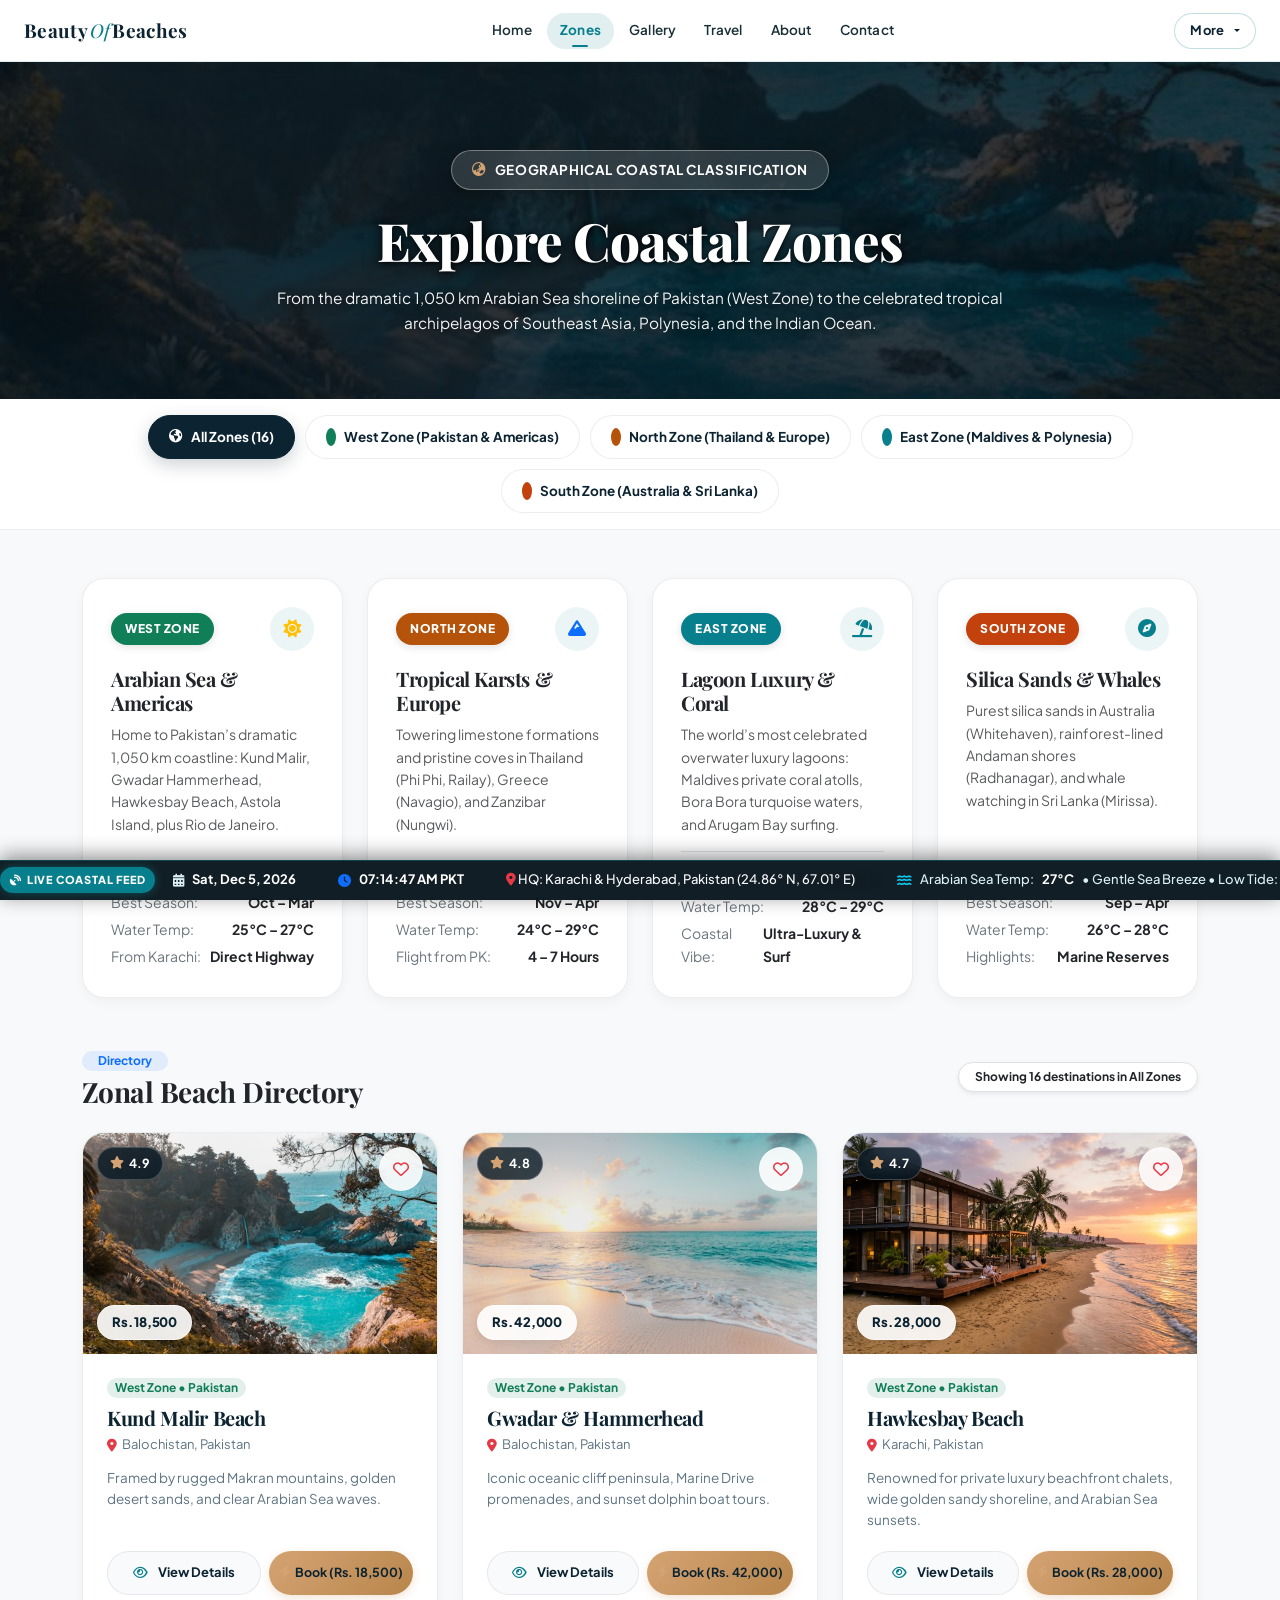
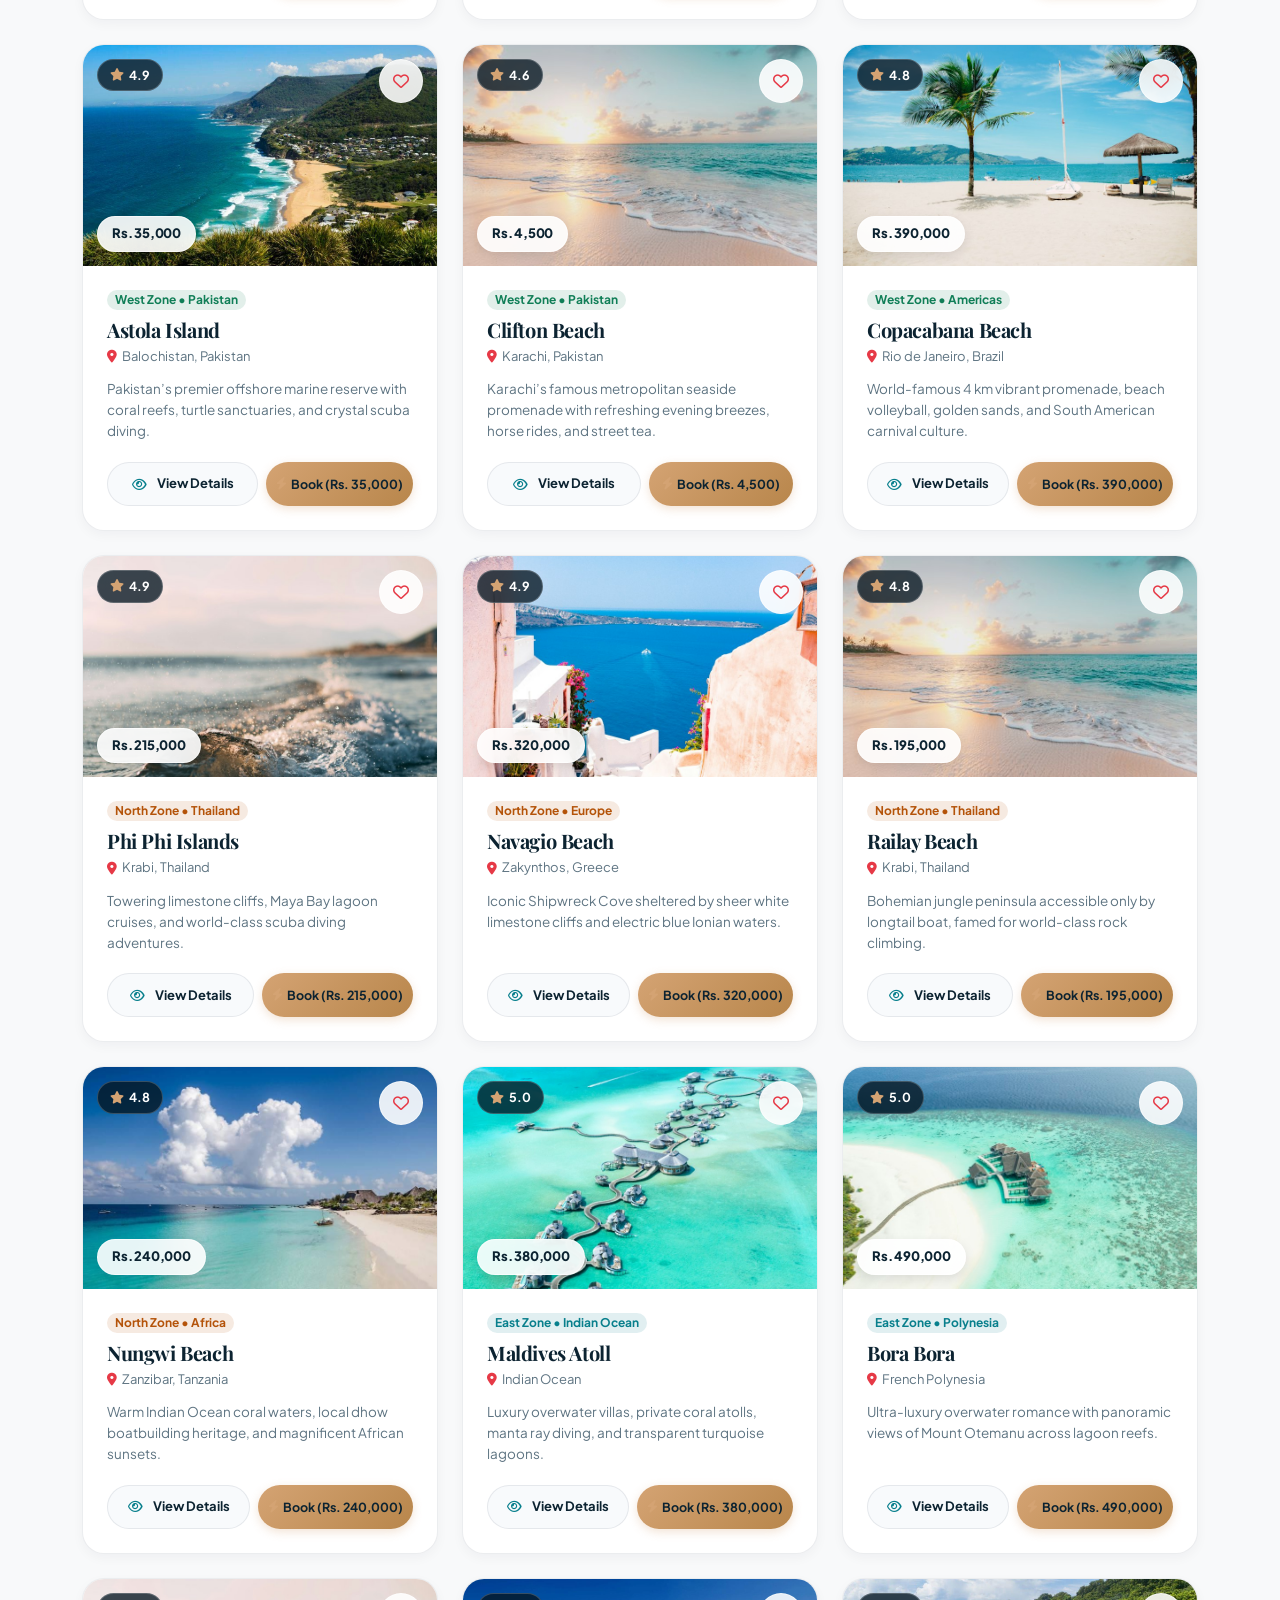
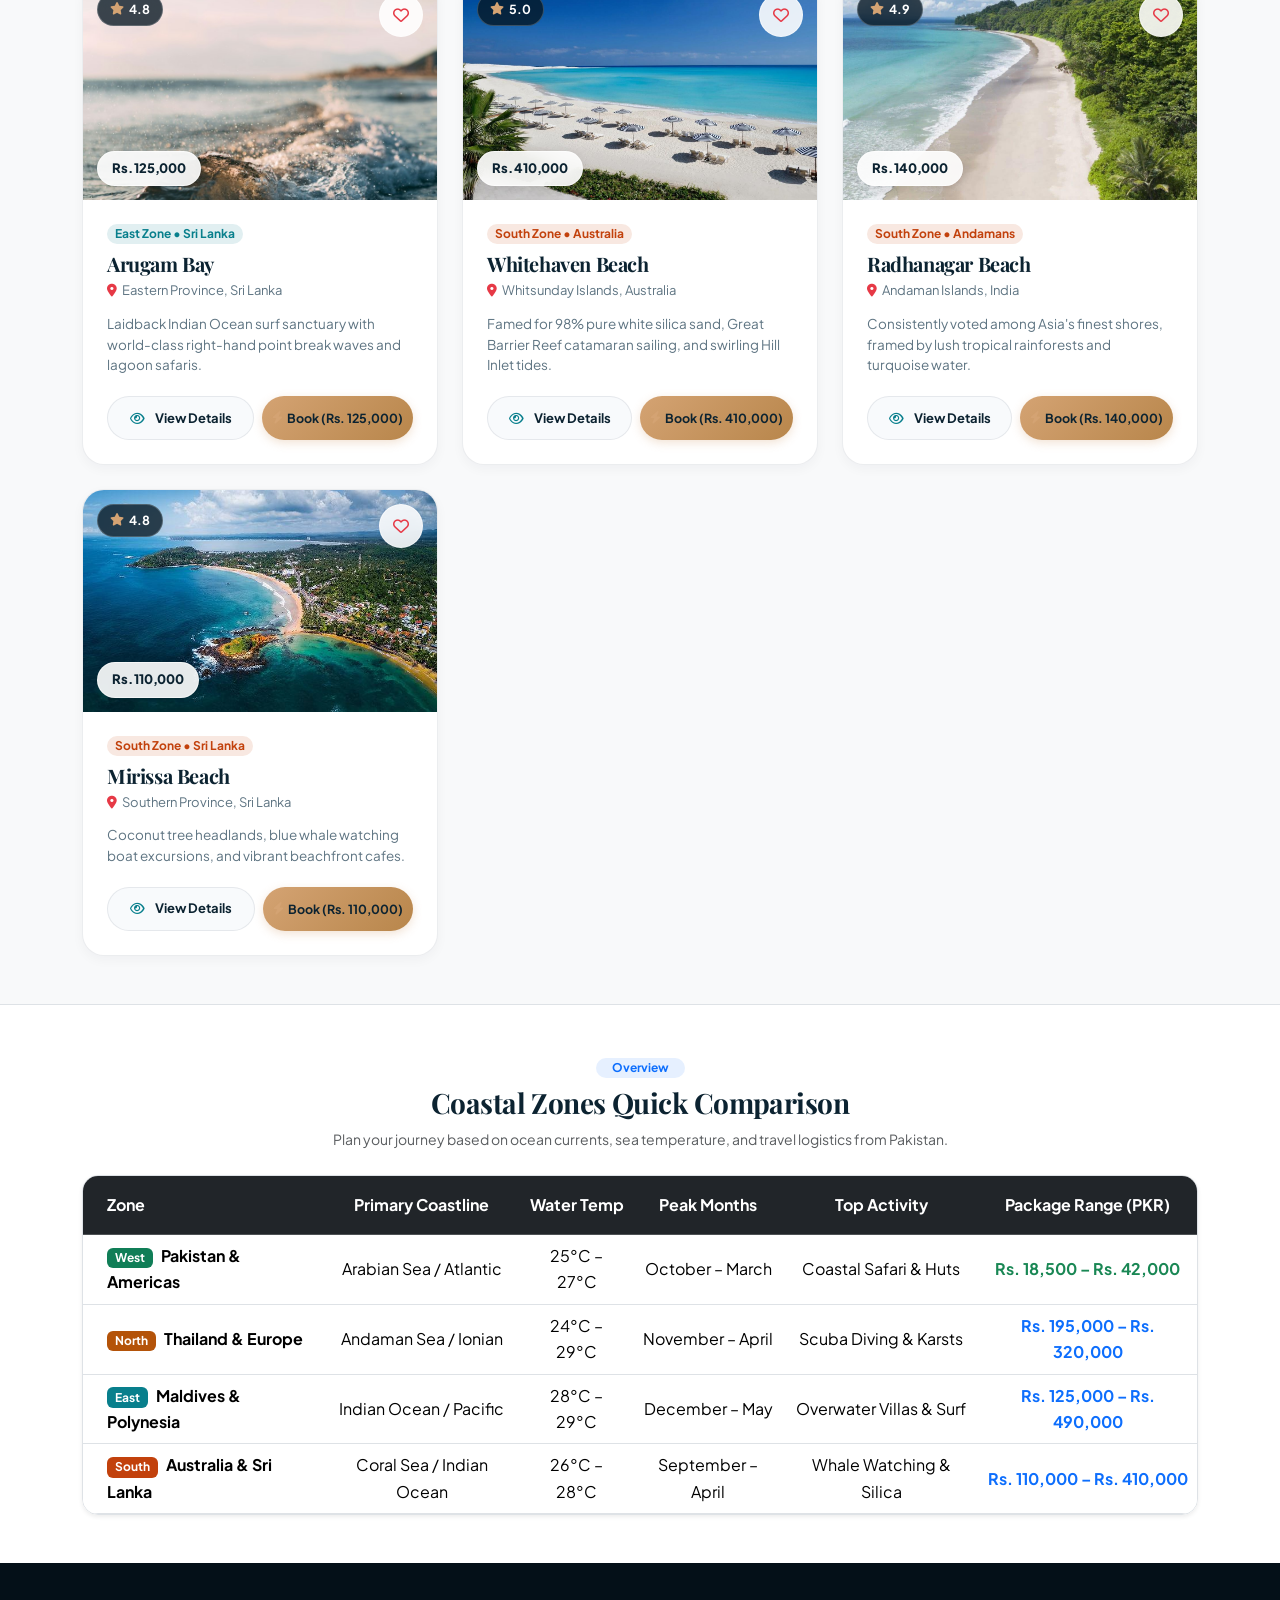
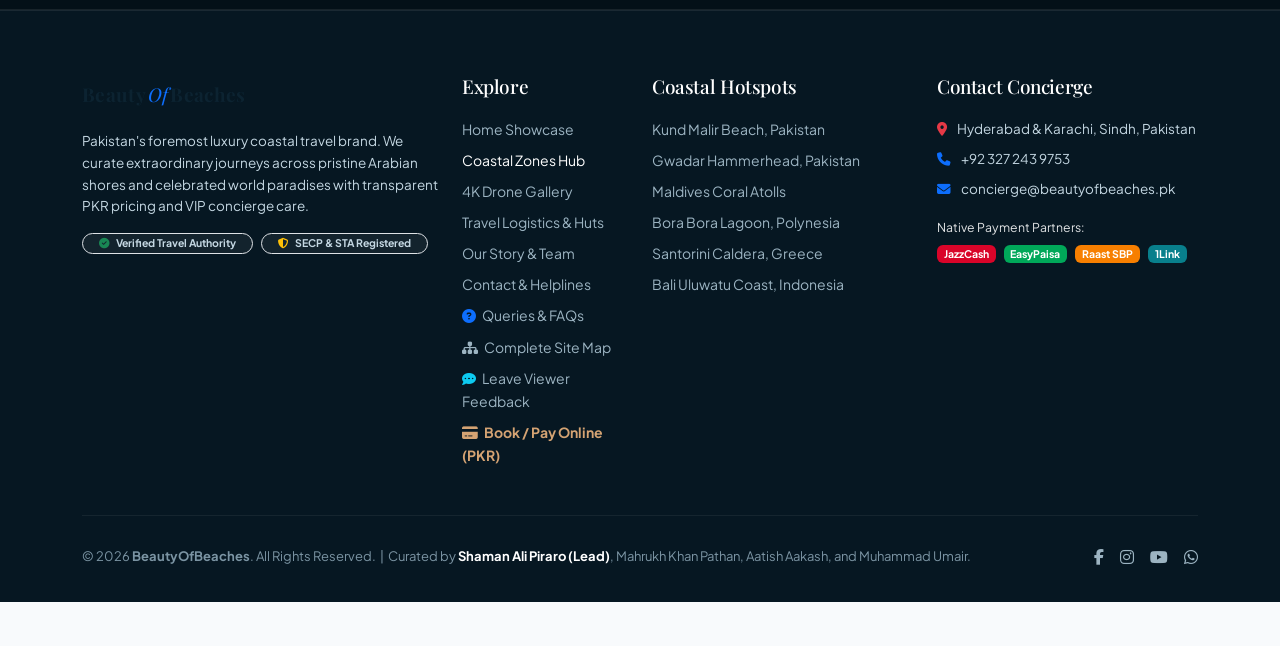
<file: zones.html>
<!doctype html>
<html lang="en">
  <head>
    <meta charset="UTF-8" />
    <meta name="viewport" content="width=device-width, initial-scale=1.0" />
    <title>Coastal Zones Classification | BeautyOfBeaches Pakistan</title>

    <link rel="stylesheet" href="CSS/bootstrap.min.css" />
    <link rel="stylesheet" href="CSS/style.css" />

    <link rel="preconnect" href="https://fonts.googleapis.com" />
    <link rel="preconnect" href="https://fonts.gstatic.com" crossorigin />
    <link
      href="https://fonts.googleapis.com/css2?family=Playfair+Display:ital,wght@0,600;0,700;0,800;1,500;1,600&family=Plus+Jakarta+Sans:wght@300;400;500;600;700;800&display=swap"
      rel="stylesheet"
    />

    <link
      rel="stylesheet"
      href="https://cdnjs.cloudflare.com/ajax/libs/font-awesome/6.7.2/css/all.min.css"
    />

    <script src="JS/lottie.min.js"></script>
  </head>

  <body>
    <div id="preloader" aria-hidden="true">
      <div class="preloader-content">
        <div class="surfing-lottie-wrapper">
          <div
            id="surfingLottieContainer"
            class="surfing-lottie-container"
          ></div>
          <div class="surfing-fallback-icon" aria-hidden="true">
            <i class="fa-solid fa-person-surfing surfing-boarder-icon"></i>
            <i class="fa-solid fa-water surfing-wave-icon"></i>
          </div>
        </div>

        <div class="preloader-brand">
          <i class="fa-solid fa-umbrella-beach me-2"></i
          >Beauty<span>Of</span>Beaches
        </div>

        <div class="preloader-progress-track">
          <div class="preloader-progress-bar"></div>
        </div>

        <p class="preloader-status-text">
          <span class="preloader-status-phrase"
            >Catching the perfect wave...</span
          >
        </p>
      </div>
    </div>

    <nav class="navbar navbar-expand-lg sticky-top" id="mainNavbar">
      <div class="container-fluid px-lg-4">
        <a
          class="navbar-brand"
          href="index.html"
          aria-label="BeautyOfBeaches Homepage"
        >
          Beauty<span class="brand-of">Of</span>Beaches
        </a>

        <button
          class="navbar-toggler border-0 shadow-none"
          type="button"
          data-bs-toggle="collapse"
          data-bs-target="#mainNav"
          aria-controls="mainNav"
          aria-expanded="false"
          aria-label="Toggle navigation"
        >
          <i class="fa-solid fa-bars fs-5 text-dark"></i>
        </button>

        <div class="collapse navbar-collapse" id="mainNav">
          <ul class="navbar-nav mx-auto">
            <li class="nav-item">
              <a class="nav-link" href="index.html">Home</a>
            </li>
            <li class="nav-item">
              <a class="nav-link active" href="zones.html">Zones</a>
            </li>
            <li class="nav-item">
              <a class="nav-link" href="gallery.html">Gallery</a>
            </li>
            <li class="nav-item">
              <a class="nav-link" href="travel.html">Travel</a>
            </li>
            <li class="nav-item">
              <a class="nav-link" href="about.html">About</a>
            </li>
            <li class="nav-item">
              <a class="nav-link" href="contact.html">Contact</a>
            </li>
          </ul>

          <div class="d-flex align-items-center mt-3 mt-lg-0">
            <div class="dropdown">
              <button
                class="btn btn-more-dropdown dropdown-toggle"
                type="button"
                id="moreDropdownBtn"
                data-bs-toggle="dropdown"
                data-bs-display="static"
                aria-expanded="false"
              >
                More
              </button>
              <ul
                class="dropdown-menu dropdown-menu-end luxury-dropdown-menu shadow-lg border-0"
                aria-labelledby="moreDropdownBtn"
              >
                <li>
                  <a
                    class="dropdown-item dropdown-item-pay"
                    href="payment.html"
                  >
                    Book / Pay (PKR)
                  </a>
                </li>
                <li>
                  <button
                    class="dropdown-item"
                    type="button"
                    data-bs-toggle="offcanvas"
                    data-bs-target="#savedOffcanvas"
                    aria-controls="savedOffcanvas"
                  >
                    Saved (<span id="savedCount">0</span>)
                  </button>
                </li>
                <li>
                  <a
                    class="dropdown-item"
                    href="#"
                    data-bs-toggle="modal"
                    data-bs-target="#siteMapModal"
                  >
                    Site Map
                  </a>
                </li>
                <li>
                  <a
                    class="dropdown-item"
                    href="#"
                    data-bs-toggle="modal"
                    data-bs-target="#queriesModal"
                  >
                    Queries
                  </a>
                </li>
                <li>
                  <a
                    class="dropdown-item"
                    href="#"
                    data-bs-toggle="modal"
                    data-bs-target="#feedbackModal"
                  >
                    Feedback
                  </a>
                </li>
                <li><hr class="dropdown-divider my-1" /></li>
                <li>
                  <span class="dropdown-item-text visitor-text">
                    Visitors: <strong id="visitorCount">1,428</strong>
                  </span>
                </li>
              </ul>
            </div>
          </div>
        </div>
      </div>
    </nav>

    <header class="page-header-banner text-center" id="zonesHeader">
      <video
        class="page-header-banner-video"
        autoplay
        loop
        muted
        playsinline
        webkit-playsinline
        preload="auto"
        poster="images/kund-malir-beach.jpg"
      >
        <source src="videos/beach-waves.mp4" type="video/mp4" />
        <source
          src="https://prium.github.io/falcon/v3.14.0/assets/video/beach.mp4"
          type="video/mp4"
        />
        <source
          src="https://prium.github.io/falcon/v3.14.0/assets/video/beach.webm"
          type="video/webm"
        />
      </video>
      <div class="page-header-banner-overlay"></div>

      <div class="container position-relative">
        <div>
          <span class="page-header-pill-badge">
            <i class="fa-solid fa-earth-asia"></i> Geographical Coastal
            Classification
          </span>
        </div>
        <h1 class="page-header-title">Explore Coastal Zones</h1>
        <p class="page-header-desc">
          From the dramatic 1,050 km Arabian Sea shoreline of Pakistan (West
          Zone) to the celebrated tropical archipelagos of Southeast Asia,
          Polynesia, and the Indian Ocean.
        </p>
      </div>
    </header>

    <section class="zone-filter-strip" id="zoneFilterStrip">
      <div class="container">
        <div class="zone-filter-container">
          <button type="button" class="zone-filter-btn active" data-zone="all">
            <i class="fa-solid fa-earth-americas me-2"></i>All Zones (16)
          </button>
          <button type="button" class="zone-filter-btn" data-zone="West">
            <span
              class="badge rounded-circle p-1 me-2"
              style="background: #107e57"
              >&nbsp;</span
            >West Zone (Pakistan &amp; Americas)
          </button>
          <button type="button" class="zone-filter-btn" data-zone="North">
            <span
              class="badge rounded-circle p-1 me-2"
              style="background: #b45309"
              >&nbsp;</span
            >North Zone (Thailand &amp; Europe)
          </button>
          <button type="button" class="zone-filter-btn" data-zone="East">
            <span
              class="badge rounded-circle p-1 me-2"
              style="background: #087f8c"
              >&nbsp;</span
            >East Zone (Maldives &amp; Polynesia)
          </button>
          <button type="button" class="zone-filter-btn" data-zone="South">
            <span
              class="badge rounded-circle p-1 me-2"
              style="background: #c2410c"
              >&nbsp;</span
            >South Zone (Australia &amp; Sri Lanka)
          </button>
        </div>
      </div>
    </section>

    <section class="py-5 bg-light" id="zoneProfilesSection">
      <div class="container">
        <div class="row g-4 mb-5">
          <div class="col-12 col-md-6 col-lg-3">
            <div class="zone-overview-card">
              <div
                class="d-flex align-items-center justify-content-between mb-3"
              >
                <span class="zone-badge zone-badge-west">West Zone</span>
                <div class="zone-icon-box">
                  <i class="fa-solid fa-sun text-warning"></i>
                </div>
              </div>
              <h4
                class="fw-bold text-dark mb-2"
                style="font-family: var(--font-heading); font-size: 1.25rem"
              >
                Arabian Sea &amp; Americas
              </h4>
              <p
                class="small text-muted mb-3 flex-grow-1"
                style="line-height: 1.6"
              >
                Home to Pakistan’s dramatic 1,050 km coastline: Kund Malir,
                Gwadar Hammerhead, Hawkesbay Beach, Astola Island, plus Rio de
                Janeiro.
              </p>
              <div class="mt-auto border-top pt-3 small text-secondary">
                <div class="d-flex justify-content-between mb-1">
                  <span>Best Season:</span>
                  <strong class="text-dark">Oct – Mar</strong>
                </div>
                <div class="d-flex justify-content-between mb-1">
                  <span>Water Temp:</span>
                  <strong class="text-dark">25°C – 27°C</strong>
                </div>
                <div class="d-flex justify-content-between">
                  <span>From Karachi:</span>
                  <strong class="text-dark">Direct Highway</strong>
                </div>
              </div>
            </div>
          </div>

          <div class="col-12 col-md-6 col-lg-3">
            <div class="zone-overview-card">
              <div
                class="d-flex align-items-center justify-content-between mb-3"
              >
                <span class="zone-badge zone-badge-north">North Zone</span>
                <div class="zone-icon-box">
                  <i class="fa-solid fa-mountain text-primary"></i>
                </div>
              </div>
              <h4
                class="fw-bold text-dark mb-2"
                style="font-family: var(--font-heading); font-size: 1.25rem"
              >
                Tropical Karsts &amp; Europe
              </h4>
              <p
                class="small text-muted mb-3 flex-grow-1"
                style="line-height: 1.6"
              >
                Towering limestone formations and pristine coves in Thailand
                (Phi Phi, Railay), Greece (Navagio), and Zanzibar (Nungwi).
              </p>
              <div class="mt-auto border-top pt-3 small text-secondary">
                <div class="d-flex justify-content-between mb-1">
                  <span>Best Season:</span>
                  <strong class="text-dark">Nov – Apr</strong>
                </div>
                <div class="d-flex justify-content-between mb-1">
                  <span>Water Temp:</span>
                  <strong class="text-dark">24°C – 29°C</strong>
                </div>
                <div class="d-flex justify-content-between">
                  <span>Flight from PK:</span>
                  <strong class="text-dark">4 – 7 Hours</strong>
                </div>
              </div>
            </div>
          </div>

          <div class="col-12 col-md-6 col-lg-3">
            <div class="zone-overview-card">
              <div
                class="d-flex align-items-center justify-content-between mb-3"
              >
                <span class="zone-badge zone-badge-east">East Zone</span>
                <div class="zone-icon-box">
                  <i class="fa-solid fa-umbrella-beach text-info"></i>
                </div>
              </div>
              <h4
                class="fw-bold text-dark mb-2"
                style="font-family: var(--font-heading); font-size: 1.25rem"
              >
                Lagoon Luxury &amp; Coral
              </h4>
              <p
                class="small text-muted mb-3 flex-grow-1"
                style="line-height: 1.6"
              >
                The world’s most celebrated overwater luxury lagoons: Maldives
                private coral atolls, Bora Bora turquoise waters, and Arugam Bay
                surfing.
              </p>
              <div class="mt-auto border-top pt-3 small text-secondary">
                <div class="d-flex justify-content-between mb-1">
                  <span>Best Season:</span>
                  <strong class="text-dark">Dec – May</strong>
                </div>
                <div class="d-flex justify-content-between mb-1">
                  <span>Water Temp:</span>
                  <strong class="text-dark">28°C – 29°C</strong>
                </div>
                <div class="d-flex justify-content-between">
                  <span>Coastal Vibe:</span>
                  <strong class="text-dark">Ultra-Luxury &amp; Surf</strong>
                </div>
              </div>
            </div>
          </div>

          <div class="col-12 col-md-6 col-lg-3">
            <div class="zone-overview-card">
              <div
                class="d-flex align-items-center justify-content-between mb-3"
              >
                <span class="zone-badge zone-badge-south">South Zone</span>
                <div class="zone-icon-box">
                  <i class="fa-solid fa-compass text-danger"></i>
                </div>
              </div>
              <h4
                class="fw-bold text-dark mb-2"
                style="font-family: var(--font-heading); font-size: 1.25rem"
              >
                Silica Sands &amp; Whales
              </h4>
              <p
                class="small text-muted mb-3 flex-grow-1"
                style="line-height: 1.6"
              >
                Purest silica sands in Australia (Whitehaven), rainforest-lined
                Andaman shores (Radhanagar), and whale watching in Sri Lanka
                (Mirissa).
              </p>
              <div class="mt-auto border-top pt-3 small text-secondary">
                <div class="d-flex justify-content-between mb-1">
                  <span>Best Season:</span>
                  <strong class="text-dark">Sep – Apr</strong>
                </div>
                <div class="d-flex justify-content-between mb-1">
                  <span>Water Temp:</span>
                  <strong class="text-dark">26°C – 28°C</strong>
                </div>
                <div class="d-flex justify-content-between">
                  <span>Highlights:</span>
                  <strong class="text-dark">Marine Reserves</strong>
                </div>
              </div>
            </div>
          </div>
        </div>

        <div
          class="d-flex justify-content-between align-items-center mb-4 flex-wrap gap-2"
        >
          <div>
            <span
              class="badge bg-primary bg-opacity-10 text-primary rounded-pill px-3 py-1 mb-1 fw-bold"
              >Directory</span
            >
            <h3 class="fw-bold mb-0 text-dark">Zonal Beach Directory</h3>
          </div>
          <span
            class="badge bg-white text-dark border rounded-pill px-3 py-2 shadow-sm"
            id="resultCount"
            >Showing 16 destinations in All Zones</span
          >
        </div>

        <div class="row g-4" id="destinationList">
          <div
            class="col-12 col-md-6 col-lg-4 beach-card"
            data-zone="West"
            data-name="Kund Malir Beach"
          >
            <article class="destination-card">
              <div class="card-img-wrap">
                <img
                  src="images/kund-malir-beach.jpg"
                  alt="Kund Malir Beach"
                  loading="lazy"
                  onerror="handleImgError(this)"
                />
                <div class="badge-rating-glass">
                  <i class="fa-solid fa-star text-warning"></i> 4.9
                </div>
                <button
                  type="button"
                  class="btn-wishlist"
                  onclick="toggleWishlist('Kund Malir Beach')"
                  aria-label="Save to wishlist"
                >
                  <i class="fa-regular fa-heart"></i>
                </button>
                <div class="badge-price-glass">Rs. 18,500</div>
              </div>
              <div class="card-content">
                <span
                  class="badge rounded-pill px-2 py-1 mb-2 align-self-start small fw-bold"
                  style="background: rgba(16, 126, 87, 0.12); color: #107e57"
                  >West Zone • Pakistan</span
                >
                <h4 class="card-title">Kund Malir Beach</h4>
                <p class="card-location">
                  <i class="fa-solid fa-location-dot text-danger"></i>
                  Balochistan, Pakistan
                </p>
                <p class="card-desc">
                  Framed by rugged Makran mountains, golden desert sands, and
                  clear Arabian Sea waves.
                </p>
                <div class="card-actions">
                  <button
                    type="button"
                    class="btn-quickview"
                    onclick="viewDetails('Kund Malir Beach')"
                  >
                    <i class="fa-regular fa-eye me-1"></i> View Details
                  </button>
                  <a href="payment.html?beach=Kund+Malir" class="btn-gold-card">
                    <i class="fa-solid fa-bolt me-1"></i> Book (Rs. 18,500)
                  </a>
                </div>
              </div>
            </article>
          </div>

          <div
            class="col-12 col-md-6 col-lg-4 beach-card"
            data-zone="West"
            data-name="Gwadar &amp; Hammerhead"
          >
            <article class="destination-card">
              <div class="card-img-wrap">
                <img
                  src="images/photo-1507525428034-b723cf961d3e.jpg"
                  alt="Gwadar Coast"
                  loading="lazy"
                  onerror="handleImgError(this)"
                />
                <div class="badge-rating-glass">
                  <i class="fa-solid fa-star text-warning"></i> 4.8
                </div>
                <button
                  type="button"
                  class="btn-wishlist"
                  onclick="toggleWishlist('Gwadar &amp; Hammerhead')"
                  aria-label="Save to wishlist"
                >
                  <i class="fa-regular fa-heart"></i>
                </button>
                <div class="badge-price-glass">Rs. 42,000</div>
              </div>
              <div class="card-content">
                <span
                  class="badge rounded-pill px-2 py-1 mb-2 align-self-start small fw-bold"
                  style="background: rgba(16, 126, 87, 0.12); color: #107e57"
                  >West Zone • Pakistan</span
                >
                <h4 class="card-title">Gwadar &amp; Hammerhead</h4>
                <p class="card-location">
                  <i class="fa-solid fa-location-dot text-danger"></i>
                  Balochistan, Pakistan
                </p>
                <p class="card-desc">
                  Iconic oceanic cliff peninsula, Marine Drive promenades, and
                  sunset dolphin boat tours.
                </p>
                <div class="card-actions">
                  <button
                    type="button"
                    class="btn-quickview"
                    onclick="viewDetails('Gwadar &amp; Hammerhead')"
                  >
                    <i class="fa-regular fa-eye me-1"></i> View Details
                  </button>
                  <a href="payment.html?beach=Gwadar" class="btn-gold-card">
                    <i class="fa-solid fa-bolt me-1"></i> Book (Rs. 42,000)
                  </a>
                </div>
              </div>
            </article>
          </div>

          <div
            class="col-12 col-md-6 col-lg-4 beach-card"
            data-zone="West"
            data-name="Hawkesbay Beach"
          >
            <article class="destination-card">
              <div class="card-img-wrap">
                <img
                  src="images/hawkesbay-beach.jpg"
                  alt="Hawkesbay Beach Luxury Chalets"
                  loading="lazy"
                  onerror="handleImgError(this)"
                />
                <div class="badge-rating-glass">
                  <i class="fa-solid fa-star text-warning"></i> 4.7
                </div>
                <button
                  type="button"
                  class="btn-wishlist"
                  onclick="toggleWishlist('Hawkesbay Beach')"
                  aria-label="Save to wishlist"
                >
                  <i class="fa-regular fa-heart"></i>
                </button>
                <div class="badge-price-glass">Rs. 28,000</div>
              </div>
              <div class="card-content">
                <span
                  class="badge rounded-pill px-2 py-1 mb-2 align-self-start small fw-bold"
                  style="background: rgba(16, 126, 87, 0.12); color: #107e57"
                  >West Zone • Pakistan</span
                >
                <h4 class="card-title">Hawkesbay Beach</h4>
                <p class="card-location">
                  <i class="fa-solid fa-location-dot text-danger"></i> Karachi,
                  Pakistan
                </p>
                <p class="card-desc">
                  Renowned for private luxury beachfront chalets, wide golden
                  sandy shoreline, and Arabian Sea sunsets.
                </p>
                <div class="card-actions">
                  <button
                    type="button"
                    class="btn-quickview"
                    onclick="viewDetails('Hawkesbay Beach')"
                  >
                    <i class="fa-regular fa-eye me-1"></i> View Details
                  </button>
                  <a href="payment.html?beach=Hawkesbay" class="btn-gold-card">
                    <i class="fa-solid fa-bolt me-1"></i> Book (Rs. 28,000)
                  </a>
                </div>
              </div>
            </article>
          </div>

          <div
            class="col-12 col-md-6 col-lg-4 beach-card"
            data-zone="West"
            data-name="Astola Island"
          >
            <article class="destination-card">
              <div class="card-img-wrap">
                <img
                  src="images/gallery-coast-08.jpg"
                  alt="Astola Island Marine Reserve"
                  loading="lazy"
                  onerror="handleImgError(this)"
                />
                <div class="badge-rating-glass">
                  <i class="fa-solid fa-star text-warning"></i> 4.9
                </div>
                <button
                  type="button"
                  class="btn-wishlist"
                  onclick="toggleWishlist('Astola Island')"
                  aria-label="Save to wishlist"
                >
                  <i class="fa-regular fa-heart"></i>
                </button>
                <div class="badge-price-glass">Rs. 35,000</div>
              </div>
              <div class="card-content">
                <span
                  class="badge rounded-pill px-2 py-1 mb-2 align-self-start small fw-bold"
                  style="background: rgba(16, 126, 87, 0.12); color: #107e57"
                  >West Zone • Pakistan</span
                >
                <h4 class="card-title">Astola Island</h4>
                <p class="card-location">
                  <i class="fa-solid fa-location-dot text-danger"></i>
                  Balochistan, Pakistan
                </p>
                <p class="card-desc">
                  Pakistan’s premier offshore marine reserve with coral reefs,
                  turtle sanctuaries, and crystal scuba diving.
                </p>
                <div class="card-actions">
                  <button
                    type="button"
                    class="btn-quickview"
                    onclick="viewDetails('Astola Island')"
                  >
                    <i class="fa-regular fa-eye me-1"></i> View Details
                  </button>
                  <a
                    href="payment.html?beach=Astola+Island"
                    class="btn-gold-card"
                  >
                    <i class="fa-solid fa-bolt me-1"></i> Book (Rs. 35,000)
                  </a>
                </div>
              </div>
            </article>
          </div>

          <div
            class="col-12 col-md-6 col-lg-4 beach-card"
            data-zone="West"
            data-name="Clifton Beach"
          >
            <article class="destination-card">
              <div class="card-img-wrap">
                <img
                  src="images/clifton-beach.jpg"
                  alt="Clifton Beach Karachi"
                  loading="lazy"
                  onerror="handleImgError(this)"
                />
                <div class="badge-rating-glass">
                  <i class="fa-solid fa-star text-warning"></i> 4.6
                </div>
                <button
                  type="button"
                  class="btn-wishlist"
                  onclick="toggleWishlist('Clifton Beach')"
                  aria-label="Save to wishlist"
                >
                  <i class="fa-regular fa-heart"></i>
                </button>
                <div class="badge-price-glass">Rs. 4,500</div>
              </div>
              <div class="card-content">
                <span
                  class="badge rounded-pill px-2 py-1 mb-2 align-self-start small fw-bold"
                  style="background: rgba(16, 126, 87, 0.12); color: #107e57"
                  >West Zone • Pakistan</span
                >
                <h4 class="card-title">Clifton Beach</h4>
                <p class="card-location">
                  <i class="fa-solid fa-location-dot text-danger"></i> Karachi,
                  Pakistan
                </p>
                <p class="card-desc">
                  Karachi’s famous metropolitan seaside promenade with
                  refreshing evening breezes, horse rides, and street tea.
                </p>
                <div class="card-actions">
                  <button
                    type="button"
                    class="btn-quickview"
                    onclick="viewDetails('Clifton Beach')"
                  >
                    <i class="fa-regular fa-eye me-1"></i> View Details
                  </button>
                  <a
                    href="payment.html?beach=Clifton+Beach"
                    class="btn-gold-card"
                  >
                    <i class="fa-solid fa-bolt me-1"></i> Book (Rs. 4,500)
                  </a>
                </div>
              </div>
            </article>
          </div>

          <div
            class="col-12 col-md-6 col-lg-4 beach-card"
            data-zone="West"
            data-name="Copacabana Beach"
          >
            <article class="destination-card">
              <div class="card-img-wrap">
                <img
                  src="images/copacabana-beach.jpg"
                  alt="Copacabana Beach Rio"
                  loading="lazy"
                  onerror="handleImgError(this)"
                />
                <div class="badge-rating-glass">
                  <i class="fa-solid fa-star text-warning"></i> 4.8
                </div>
                <button
                  type="button"
                  class="btn-wishlist"
                  onclick="toggleWishlist('Copacabana Beach')"
                  aria-label="Save to wishlist"
                >
                  <i class="fa-regular fa-heart"></i>
                </button>
                <div class="badge-price-glass">Rs. 390,000</div>
              </div>
              <div class="card-content">
                <span
                  class="badge rounded-pill px-2 py-1 mb-2 align-self-start small fw-bold"
                  style="background: rgba(16, 126, 87, 0.12); color: #107e57"
                  >West Zone • Americas</span
                >
                <h4 class="card-title">Copacabana Beach</h4>
                <p class="card-location">
                  <i class="fa-solid fa-location-dot text-danger"></i> Rio de
                  Janeiro, Brazil
                </p>
                <p class="card-desc">
                  World-famous 4 km vibrant promenade, beach volleyball, golden
                  sands, and South American carnival culture.
                </p>
                <div class="card-actions">
                  <button
                    type="button"
                    class="btn-quickview"
                    onclick="viewDetails('Copacabana Beach')"
                  >
                    <i class="fa-regular fa-eye me-1"></i> View Details
                  </button>
                  <a href="payment.html?beach=Copacabana" class="btn-gold-card">
                    <i class="fa-solid fa-bolt me-1"></i> Book (Rs. 390,000)
                  </a>
                </div>
              </div>
            </article>
          </div>

          <div
            class="col-12 col-md-6 col-lg-4 beach-card"
            data-zone="North"
            data-name="Phi Phi Islands"
          >
            <article class="destination-card">
              <div class="card-img-wrap">
                <img
                  src="images/photo-1500375592092-40eb2168fd21.jpg"
                  alt="Phi Phi Islands Thailand"
                  loading="lazy"
                  onerror="handleImgError(this)"
                />
                <div class="badge-rating-glass">
                  <i class="fa-solid fa-star text-warning"></i> 4.9
                </div>
                <button
                  type="button"
                  class="btn-wishlist"
                  onclick="toggleWishlist('Phi Phi Islands')"
                  aria-label="Save to wishlist"
                >
                  <i class="fa-regular fa-heart"></i>
                </button>
                <div class="badge-price-glass">Rs. 215,000</div>
              </div>
              <div class="card-content">
                <span
                  class="badge rounded-pill px-2 py-1 mb-2 align-self-start small fw-bold"
                  style="background: rgba(180, 83, 9, 0.12); color: #b45309"
                  >North Zone • Thailand</span
                >
                <h4 class="card-title">Phi Phi Islands</h4>
                <p class="card-location">
                  <i class="fa-solid fa-location-dot text-danger"></i> Krabi,
                  Thailand
                </p>
                <p class="card-desc">
                  Towering limestone cliffs, Maya Bay lagoon cruises, and
                  world-class scuba diving adventures.
                </p>
                <div class="card-actions">
                  <button
                    type="button"
                    class="btn-quickview"
                    onclick="viewDetails('Phi Phi Islands')"
                  >
                    <i class="fa-regular fa-eye me-1"></i> View Details
                  </button>
                  <a href="payment.html?beach=Phi+Phi" class="btn-gold-card">
                    <i class="fa-solid fa-bolt me-1"></i> Book (Rs. 215,000)
                  </a>
                </div>
              </div>
            </article>
          </div>

          <div
            class="col-12 col-md-6 col-lg-4 beach-card"
            data-zone="North"
            data-name="Navagio Beach"
          >
            <article class="destination-card">
              <div class="card-img-wrap">
                <img
                  src="images/gallery-coast-06.jpg"
                  alt="Navagio Beach Greece"
                  loading="lazy"
                  onerror="handleImgError(this)"
                />
                <div class="badge-rating-glass">
                  <i class="fa-solid fa-star text-warning"></i> 4.9
                </div>
                <button
                  type="button"
                  class="btn-wishlist"
                  onclick="toggleWishlist('Navagio Beach')"
                  aria-label="Save to wishlist"
                >
                  <i class="fa-regular fa-heart"></i>
                </button>
                <div class="badge-price-glass">Rs. 320,000</div>
              </div>
              <div class="card-content">
                <span
                  class="badge rounded-pill px-2 py-1 mb-2 align-self-start small fw-bold"
                  style="background: rgba(180, 83, 9, 0.12); color: #b45309"
                  >North Zone • Europe</span
                >
                <h4 class="card-title">Navagio Beach</h4>
                <p class="card-location">
                  <i class="fa-solid fa-location-dot text-danger"></i>
                  Zakynthos, Greece
                </p>
                <p class="card-desc">
                  Iconic Shipwreck Cove sheltered by sheer white limestone
                  cliffs and electric blue Ionian waters.
                </p>
                <div class="card-actions">
                  <button
                    type="button"
                    class="btn-quickview"
                    onclick="viewDetails('Navagio Beach')"
                  >
                    <i class="fa-regular fa-eye me-1"></i> View Details
                  </button>
                  <a href="payment.html?beach=Navagio" class="btn-gold-card">
                    <i class="fa-solid fa-bolt me-1"></i> Book (Rs. 320,000)
                  </a>
                </div>
              </div>
            </article>
          </div>

          <div
            class="col-12 col-md-6 col-lg-4 beach-card"
            data-zone="North"
            data-name="Railay Beach"
          >
            <article class="destination-card">
              <div class="card-img-wrap">
                <img
                  src="images/gallery-coast-04.jpg"
                  alt="Railay Beach Thailand"
                  loading="lazy"
                  onerror="handleImgError(this)"
                />
                <div class="badge-rating-glass">
                  <i class="fa-solid fa-star text-warning"></i> 4.8
                </div>
                <button
                  type="button"
                  class="btn-wishlist"
                  onclick="toggleWishlist('Railay Beach')"
                  aria-label="Save to wishlist"
                >
                  <i class="fa-regular fa-heart"></i>
                </button>
                <div class="badge-price-glass">Rs. 195,000</div>
              </div>
              <div class="card-content">
                <span
                  class="badge rounded-pill px-2 py-1 mb-2 align-self-start small fw-bold"
                  style="background: rgba(180, 83, 9, 0.12); color: #b45309"
                  >North Zone • Thailand</span
                >
                <h4 class="card-title">Railay Beach</h4>
                <p class="card-location">
                  <i class="fa-solid fa-location-dot text-danger"></i> Krabi,
                  Thailand
                </p>
                <p class="card-desc">
                  Bohemian jungle peninsula accessible only by longtail boat,
                  famed for world-class rock climbing.
                </p>
                <div class="card-actions">
                  <button
                    type="button"
                    class="btn-quickview"
                    onclick="viewDetails('Railay Beach')"
                  >
                    <i class="fa-regular fa-eye me-1"></i> View Details
                  </button>
                  <a href="payment.html?beach=Railay" class="btn-gold-card">
                    <i class="fa-solid fa-bolt me-1"></i> Book (Rs. 195,000)
                  </a>
                </div>
              </div>
            </article>
          </div>

          <div
            class="col-12 col-md-6 col-lg-4 beach-card"
            data-zone="North"
            data-name="Nungwi Beach"
          >
            <article class="destination-card">
              <div class="card-img-wrap">
                <img
                  src="images/nungwi-beach.jpg"
                  alt="Nungwi Beach Zanzibar"
                  loading="lazy"
                  onerror="handleImgError(this)"
                />
                <div class="badge-rating-glass">
                  <i class="fa-solid fa-star text-warning"></i> 4.8
                </div>
                <button
                  type="button"
                  class="btn-wishlist"
                  onclick="toggleWishlist('Nungwi Beach')"
                  aria-label="Save to wishlist"
                >
                  <i class="fa-regular fa-heart"></i>
                </button>
                <div class="badge-price-glass">Rs. 240,000</div>
              </div>
              <div class="card-content">
                <span
                  class="badge rounded-pill px-2 py-1 mb-2 align-self-start small fw-bold"
                  style="background: rgba(180, 83, 9, 0.12); color: #b45309"
                  >North Zone • Africa</span
                >
                <h4 class="card-title">Nungwi Beach</h4>
                <p class="card-location">
                  <i class="fa-solid fa-location-dot text-danger"></i> Zanzibar,
                  Tanzania
                </p>
                <p class="card-desc">
                  Warm Indian Ocean coral waters, local dhow boatbuilding
                  heritage, and magnificent African sunsets.
                </p>
                <div class="card-actions">
                  <button
                    type="button"
                    class="btn-quickview"
                    onclick="viewDetails('Nungwi Beach')"
                  >
                    <i class="fa-regular fa-eye me-1"></i> View Details
                  </button>
                  <a href="payment.html?beach=Nungwi" class="btn-gold-card">
                    <i class="fa-solid fa-bolt me-1"></i> Book (Rs. 240,000)
                  </a>
                </div>
              </div>
            </article>
          </div>

          <div
            class="col-12 col-md-6 col-lg-4 beach-card"
            data-zone="East"
            data-name="Maldives"
          >
            <article class="destination-card">
              <div class="card-img-wrap">
                <img
                  src="images/photo-1514282401047-d79a71a590e8.jpg"
                  alt="Maldives Overwater Lagoon"
                  loading="lazy"
                  onerror="handleImgError(this)"
                />
                <div class="badge-rating-glass">
                  <i class="fa-solid fa-star text-warning"></i> 5.0
                </div>
                <button
                  type="button"
                  class="btn-wishlist"
                  onclick="toggleWishlist('Maldives')"
                  aria-label="Save to wishlist"
                >
                  <i class="fa-regular fa-heart"></i>
                </button>
                <div class="badge-price-glass">Rs. 380,000</div>
              </div>
              <div class="card-content">
                <span
                  class="badge rounded-pill px-2 py-1 mb-2 align-self-start small fw-bold"
                  style="background: rgba(8, 127, 140, 0.12); color: #087f8c"
                  >East Zone • Indian Ocean</span
                >
                <h4 class="card-title">Maldives Atoll</h4>
                <p class="card-location">
                  <i class="fa-solid fa-location-dot text-danger"></i> Indian
                  Ocean
                </p>
                <p class="card-desc">
                  Luxury overwater villas, private coral atolls, manta ray
                  diving, and transparent turquoise lagoons.
                </p>
                <div class="card-actions">
                  <button
                    type="button"
                    class="btn-quickview"
                    onclick="viewDetails('Maldives')"
                  >
                    <i class="fa-regular fa-eye me-1"></i> View Details
                  </button>
                  <a href="payment.html?beach=Maldives" class="btn-gold-card">
                    <i class="fa-solid fa-bolt me-1"></i> Book (Rs. 380,000)
                  </a>
                </div>
              </div>
            </article>
          </div>

          <div
            class="col-12 col-md-6 col-lg-4 beach-card"
            data-zone="East"
            data-name="Bora Bora"
          >
            <article class="destination-card">
              <div class="card-img-wrap">
                <img
                  src="images/photo-1540202404-a2f29016b523.jpg"
                  alt="Bora Bora Mount Otemanu"
                  loading="lazy"
                  onerror="handleImgError(this)"
                />
                <div class="badge-rating-glass">
                  <i class="fa-solid fa-star text-warning"></i> 5.0
                </div>
                <button
                  type="button"
                  class="btn-wishlist"
                  onclick="toggleWishlist('Bora Bora')"
                  aria-label="Save to wishlist"
                >
                  <i class="fa-regular fa-heart"></i>
                </button>
                <div class="badge-price-glass">Rs. 490,000</div>
              </div>
              <div class="card-content">
                <span
                  class="badge rounded-pill px-2 py-1 mb-2 align-self-start small fw-bold"
                  style="background: rgba(8, 127, 140, 0.12); color: #087f8c"
                  >East Zone • Polynesia</span
                >
                <h4 class="card-title">Bora Bora</h4>
                <p class="card-location">
                  <i class="fa-solid fa-location-dot text-danger"></i> French
                  Polynesia
                </p>
                <p class="card-desc">
                  Ultra-luxury overwater romance with panoramic views of Mount
                  Otemanu across lagoon reefs.
                </p>
                <div class="card-actions">
                  <button
                    type="button"
                    class="btn-quickview"
                    onclick="viewDetails('Bora Bora')"
                  >
                    <i class="fa-regular fa-eye me-1"></i> View Details
                  </button>
                  <a href="payment.html?beach=Bora+Bora" class="btn-gold-card">
                    <i class="fa-solid fa-bolt me-1"></i> Book (Rs. 490,000)
                  </a>
                </div>
              </div>
            </article>
          </div>

          <div
            class="col-12 col-md-6 col-lg-4 beach-card"
            data-zone="East"
            data-name="Arugam Bay"
          >
            <article class="destination-card">
              <div class="card-img-wrap">
                <img
                  src="images/arugam-bay.jpg"
                  alt="Arugam Bay Sri Lanka"
                  loading="lazy"
                  onerror="handleImgError(this)"
                />
                <div class="badge-rating-glass">
                  <i class="fa-solid fa-star text-warning"></i> 4.8
                </div>
                <button
                  type="button"
                  class="btn-wishlist"
                  onclick="toggleWishlist('Arugam Bay')"
                  aria-label="Save to wishlist"
                >
                  <i class="fa-regular fa-heart"></i>
                </button>
                <div class="badge-price-glass">Rs. 125,000</div>
              </div>
              <div class="card-content">
                <span
                  class="badge rounded-pill px-2 py-1 mb-2 align-self-start small fw-bold"
                  style="background: rgba(8, 127, 140, 0.12); color: #087f8c"
                  >East Zone • Sri Lanka</span
                >
                <h4 class="card-title">Arugam Bay</h4>
                <p class="card-location">
                  <i class="fa-solid fa-location-dot text-danger"></i> Eastern
                  Province, Sri Lanka
                </p>
                <p class="card-desc">
                  Laidback Indian Ocean surf sanctuary with world-class
                  right-hand point break waves and lagoon safaris.
                </p>
                <div class="card-actions">
                  <button
                    type="button"
                    class="btn-quickview"
                    onclick="viewDetails('Arugam Bay')"
                  >
                    <i class="fa-regular fa-eye me-1"></i> View Details
                  </button>
                  <a href="payment.html?beach=Arugam+Bay" class="btn-gold-card">
                    <i class="fa-solid fa-bolt me-1"></i> Book (Rs. 125,000)
                  </a>
                </div>
              </div>
            </article>
          </div>

          <div
            class="col-12 col-md-6 col-lg-4 beach-card"
            data-zone="South"
            data-name="Whitehaven Beach"
          >
            <article class="destination-card">
              <div class="card-img-wrap">
                <img
                  src="images/whitehaven-beach.jpg"
                  alt="Whitehaven Beach Australia"
                  loading="lazy"
                  onerror="handleImgError(this)"
                />
                <div class="badge-rating-glass">
                  <i class="fa-solid fa-star text-warning"></i> 5.0
                </div>
                <button
                  type="button"
                  class="btn-wishlist"
                  onclick="toggleWishlist('Whitehaven Beach')"
                  aria-label="Save to wishlist"
                >
                  <i class="fa-regular fa-heart"></i>
                </button>
                <div class="badge-price-glass">Rs. 410,000</div>
              </div>
              <div class="card-content">
                <span
                  class="badge rounded-pill px-2 py-1 mb-2 align-self-start small fw-bold"
                  style="background: rgba(194, 65, 12, 0.12); color: #c2410c"
                  >South Zone • Australia</span
                >
                <h4 class="card-title">Whitehaven Beach</h4>
                <p class="card-location">
                  <i class="fa-solid fa-location-dot text-danger"></i>
                  Whitsunday Islands, Australia
                </p>
                <p class="card-desc">
                  Famed for 98% pure white silica sand, Great Barrier Reef
                  catamaran sailing, and swirling Hill Inlet tides.
                </p>
                <div class="card-actions">
                  <button
                    type="button"
                    class="btn-quickview"
                    onclick="viewDetails('Whitehaven Beach')"
                  >
                    <i class="fa-regular fa-eye me-1"></i> View Details
                  </button>
                  <a href="payment.html?beach=Whitehaven" class="btn-gold-card">
                    <i class="fa-solid fa-bolt me-1"></i> Book (Rs. 410,000)
                  </a>
                </div>
              </div>
            </article>
          </div>

          <div
            class="col-12 col-md-6 col-lg-4 beach-card"
            data-zone="South"
            data-name="Radhanagar Beach"
          >
            <article class="destination-card">
              <div class="card-img-wrap">
                <img
                  src="images/radhanagar-beach.jpg"
                  alt="Radhanagar Beach Andamans"
                  loading="lazy"
                  onerror="handleImgError(this)"
                />
                <div class="badge-rating-glass">
                  <i class="fa-solid fa-star text-warning"></i> 4.9
                </div>
                <button
                  type="button"
                  class="btn-wishlist"
                  onclick="toggleWishlist('Radhanagar Beach')"
                  aria-label="Save to wishlist"
                >
                  <i class="fa-regular fa-heart"></i>
                </button>
                <div class="badge-price-glass">Rs. 140,000</div>
              </div>
              <div class="card-content">
                <span
                  class="badge rounded-pill px-2 py-1 mb-2 align-self-start small fw-bold"
                  style="background: rgba(194, 65, 12, 0.12); color: #c2410c"
                  >South Zone • Andamans</span
                >
                <h4 class="card-title">Radhanagar Beach</h4>
                <p class="card-location">
                  <i class="fa-solid fa-location-dot text-danger"></i> Andaman
                  Islands, India
                </p>
                <p class="card-desc">
                  Consistently voted among Asia's finest shores, framed by lush
                  tropical rainforests and turquoise water.
                </p>
                <div class="card-actions">
                  <button
                    type="button"
                    class="btn-quickview"
                    onclick="viewDetails('Radhanagar Beach')"
                  >
                    <i class="fa-regular fa-eye me-1"></i> View Details
                  </button>
                  <a href="payment.html?beach=Radhanagar" class="btn-gold-card">
                    <i class="fa-solid fa-bolt me-1"></i> Book (Rs. 140,000)
                  </a>
                </div>
              </div>
            </article>
          </div>

          <div
            class="col-12 col-md-6 col-lg-4 beach-card"
            data-zone="South"
            data-name="Mirissa Beach"
          >
            <article class="destination-card">
              <div class="card-img-wrap">
                <img
                  src="images/mirissa-beach.jpg"
                  alt="Mirissa Beach Sri Lanka"
                  loading="lazy"
                  onerror="handleImgError(this)"
                />
                <div class="badge-rating-glass">
                  <i class="fa-solid fa-star text-warning"></i> 4.8
                </div>
                <button
                  type="button"
                  class="btn-wishlist"
                  onclick="toggleWishlist('Mirissa Beach')"
                  aria-label="Save to wishlist"
                >
                  <i class="fa-regular fa-heart"></i>
                </button>
                <div class="badge-price-glass">Rs. 110,000</div>
              </div>
              <div class="card-content">
                <span
                  class="badge rounded-pill px-2 py-1 mb-2 align-self-start small fw-bold"
                  style="background: rgba(194, 65, 12, 0.12); color: #c2410c"
                  >South Zone • Sri Lanka</span
                >
                <h4 class="card-title">Mirissa Beach</h4>
                <p class="card-location">
                  <i class="fa-solid fa-location-dot text-danger"></i> Southern
                  Province, Sri Lanka
                </p>
                <p class="card-desc">
                  Coconut tree headlands, blue whale watching boat excursions,
                  and vibrant beachfront cafes.
                </p>
                <div class="card-actions">
                  <button
                    type="button"
                    class="btn-quickview"
                    onclick="viewDetails('Mirissa Beach')"
                  >
                    <i class="fa-regular fa-eye me-1"></i> View Details
                  </button>
                  <a href="payment.html?beach=Mirissa" class="btn-gold-card">
                    <i class="fa-solid fa-bolt me-1"></i> Book (Rs. 110,000)
                  </a>
                </div>
              </div>
            </article>
          </div>
        </div>
      </div>
    </section>

    <section class="py-5 bg-white border-top">
      <div class="container">
        <div class="text-center max-w-700 mx-auto mb-4">
          <span
            class="badge bg-primary bg-opacity-10 text-primary rounded-pill px-3 py-1 mb-2 fw-bold"
            >Overview</span
          >
          <h3 class="fw-bold mb-2">Coastal Zones Quick Comparison</h3>
          <p class="text-muted small mb-0">
            Plan your journey based on ocean currents, sea temperature, and
            travel logistics from Pakistan.
          </p>
        </div>

        <div class="table-responsive shadow-sm rounded-4 border">
          <table class="table table-hover align-middle mb-0 text-center">
            <thead class="table-dark">
              <tr>
                <th class="py-3 text-start ps-4">Zone</th>
                <th class="py-3">Primary Coastline</th>
                <th class="py-3">Water Temp</th>
                <th class="py-3">Peak Months</th>
                <th class="py-3">Top Activity</th>
                <th class="py-3">Package Range (PKR)</th>
              </tr>
            </thead>
            <tbody>
              <tr>
                <td class="text-start ps-4 fw-bold">
                  <span
                    class="badge me-2"
                    style="background: #107e57; color: #fff"
                    >West</span
                  >Pakistan &amp; Americas
                </td>
                <td>Arabian Sea / Atlantic</td>
                <td>25°C – 27°C</td>
                <td>October – March</td>
                <td>Coastal Safari &amp; Huts</td>
                <td class="fw-bold text-success">Rs. 18,500 – Rs. 42,000</td>
              </tr>
              <tr>
                <td class="text-start ps-4 fw-bold">
                  <span
                    class="badge me-2"
                    style="background: #b45309; color: #fff"
                    >North</span
                  >Thailand &amp; Europe
                </td>
                <td>Andaman Sea / Ionian</td>
                <td>24°C – 29°C</td>
                <td>November – April</td>
                <td>Scuba Diving &amp; Karsts</td>
                <td class="fw-bold text-primary">Rs. 195,000 – Rs. 320,000</td>
              </tr>
              <tr>
                <td class="text-start ps-4 fw-bold">
                  <span
                    class="badge me-2"
                    style="background: #087f8c; color: #fff"
                    >East</span
                  >Maldives &amp; Polynesia
                </td>
                <td>Indian Ocean / Pacific</td>
                <td>28°C – 29°C</td>
                <td>December – May</td>
                <td>Overwater Villas &amp; Surf</td>
                <td class="fw-bold text-primary">Rs. 125,000 – Rs. 490,000</td>
              </tr>
              <tr>
                <td class="text-start ps-4 fw-bold">
                  <span
                    class="badge me-2"
                    style="background: #c2410c; color: #fff"
                    >South</span
                  >Australia &amp; Sri Lanka
                </td>
                <td>Coral Sea / Indian Ocean</td>
                <td>26°C – 28°C</td>
                <td>September – April</td>
                <td>Whale Watching &amp; Silica</td>
                <td class="fw-bold text-primary">Rs. 110,000 – Rs. 410,000</td>
              </tr>
            </tbody>
          </table>
        </div>
      </div>
    </section>

    <div
      class="modal fade modal-luxury"
      id="quickViewModal"
      tabindex="-1"
      aria-labelledby="modalBeachTitle"
      aria-hidden="true"
    >
      <div class="modal-dialog modal-dialog-centered modal-lg">
        <div class="modal-content">
          <button
            type="button"
            class="modal-btn-close"
            id="quickViewCloseBtn"
            data-bs-dismiss="modal"
            aria-label="Close modal"
          >
            <i class="fa-solid fa-xmark"></i>
          </button>

          <div class="modal-header-hero">
            <img
              id="modalBeachImg"
              src="images/kund-malir-beach.jpg"
              alt="Selected Beach Header"
              onerror="handleImgError(this)"
            />
            <div class="modal-header-overlay">
              <span
                class="badge bg-primary rounded-pill px-3 py-1 mb-2 align-self-start"
                id="modalBeachBadge"
              >
                Pakistan's Crown Jewel
              </span>
              <h2 class="h3 text-white mb-0" id="modalBeachTitle">
                Kund Malir Beach
              </h2>
              <div class="small text-white-50" id="modalBeachLocation">
                <i class="fa-solid fa-location-dot"></i> Balochistan, Pakistan
              </div>
            </div>
          </div>

          <div class="modal-body p-4">
            <div class="d-flex justify-content-between align-items-center mb-3">
              <div>
                <span class="text-muted small">Standard Package Rate</span>
                <div class="h4 text-primary mb-0 fw-bold" id="modalBeachPrice">
                  Rs. 18,500
                </div>
              </div>
              <div class="text-end">
                <span
                  class="badge bg-light text-dark border px-3 py-2"
                  id="modalBeachRating"
                >
                  <i class="fa-solid fa-star text-warning"></i> 4.9 Verified
                  Rating
                </span>
              </div>
            </div>

            <p class="text-muted" id="modalBeachDesc">
              A pristine intersection of the Arabian Sea and the Makran Coastal
              Highway. Marvel at dramatic rock formations and indulge in freshly
              grilled seafood by the campfire under the Milky Way.
            </p>

            <div class="modal-metrics-grid">
              <div class="metric-card">
                <div class="metric-title">Water Temperature</div>
                <div class="metric-value text-primary" id="modalWaterTemp">
                  25°C
                </div>
              </div>
              <div class="metric-card">
                <div class="metric-title">Optimal Season</div>
                <div class="metric-value text-dark" id="modalBestSeason">
                  Oct – Mar
                </div>
              </div>
              <div class="metric-card">
                <div class="metric-title">Crowd Level</div>
                <div class="metric-value text-success" id="modalCrowdLevel">
                  Low / Tranquil
                </div>
              </div>
            </div>

            <div class="modal-tip-box" id="modalTipBox">
              <i class="fa-solid fa-lightbulb fs-5 mt-1"></i>
              <div>
                <strong>Insider Travel Tip:</strong>
                <span id="modalTipText"
                  >Pack high-definition photography gear. Sunset along the
                  coastal highway paints the rock formations in brilliant copper
                  and gold hues.</span
                >
              </div>
            </div>

            <div
              class="d-flex flex-wrap justify-content-between align-items-center gap-2 pt-3 border-top mt-3"
            >
              <div class="d-flex gap-2">
                <button
                  type="button"
                  class="btn btn-outline-danger rounded-pill px-3 py-2 btn-sm fw-bold"
                  id="modalDownloadPdfBtn"
                  onclick="downloadBeachGuidePdf()"
                  title="Download genuine destination PDF report"
                >
                  <i class="fa-solid fa-file-pdf me-1"></i> Download PDF
                </button>
                <button
                  type="button"
                  class="btn btn-outline-primary rounded-pill px-3 py-2 btn-sm fw-bold"
                  id="modalDownloadDocBtn"
                  onclick="downloadBeachGuideDoc()"
                  title="Download genuine destination Word DOC report"
                >
                  <i class="fa-solid fa-file-word me-1"></i> Download DOC
                </button>
              </div>
              <div class="d-flex gap-2">
                <button
                  type="button"
                  class="btn btn-outline-secondary rounded-pill px-4"
                  data-bs-dismiss="modal"
                >
                  Close
                </button>
                <a
                  href="payment.html"
                  class="btn-gold px-4"
                  id="modalBookNowBtn"
                >
                  <i class="fa-solid fa-credit-card"></i> Book / Reserve Now
                </a>
              </div>
            </div>
          </div>
        </div>
      </div>
    </div>

    <div class="ticker-bar">
      <div class="ticker-content">
        <span class="ticker-item"
          ><i class="fa-solid fa-sparkles"></i>
          <strong>Kund Malir Sunset Camp:</strong> Special 15% discount for
          weekend slots</span
        >
        <span class="ticker-item"
          ><i class="fa-solid fa-bolt"></i>
          <strong>Gwadar Dolphin Tour:</strong> Speedboat bookings open for
          November</span
        >
        <span class="ticker-item"
          ><i class="fa-solid fa-credit-card"></i>
          <strong>Pay in PKR:</strong> Zero bank transaction fees with Raast and
          JazzCash</span
        >
        <span class="ticker-item"
          ><i class="fa-solid fa-star"></i>
          <strong>Astola Scuba Permits:</strong> Limited eco-island slots
          available</span
        >
        <span class="ticker-item"
          ><i class="fa-solid fa-umbrella-beach"></i>
          <strong>Maldives Overwater Villas:</strong> Free complimentary
          seaplane transfer</span
        >
      </div>
    </div>

    <footer class="site-footer">
      <div class="container">
        <div class="row g-4">
          <div class="col-lg-4 col-md-6">
            <a
              class="navbar-brand text-white mb-3 d-inline-block"
              href="index.html"
            >
              <i class="fa-solid fa-umbrella-beach text-primary"></i>
              Beauty<span class="text-primary fst-italic">Of</span>Beaches
            </a>
            <p
              class="mb-3"
              style="color: #c4d7e2; font-size: 13.5px; line-height: 1.6"
            >
              Pakistan's foremost luxury coastal travel brand. We curate
              extraordinary journeys across pristine Arabian shores and
              celebrated world paradises with transparent PKR pricing and VIP
              concierge care.
            </p>
            <div class="d-flex flex-wrap gap-2">
              <span
                class="badge border rounded-pill px-3 py-1"
                style="
                  background: rgba(255, 255, 255, 0.05);
                  border-color: rgba(255, 255, 255, 0.15);
                  color: #c4d7e2;
                "
              >
                <i class="fa-solid fa-circle-check text-success me-1"></i>
                Verified Travel Authority
              </span>
              <span
                class="badge border rounded-pill px-3 py-1"
                style="
                  background: rgba(255, 255, 255, 0.05);
                  border-color: rgba(255, 255, 255, 0.15);
                  color: #c4d7e2;
                "
              >
                <i class="fa-solid fa-shield-halved text-warning me-1"></i> SECP
                &amp; STA Registered
              </span>
            </div>
          </div>

          <div class="col-lg-2 col-md-6">
            <h5>Explore</h5>
            <ul class="list-unstyled mb-0 d-flex flex-column gap-2">
              <li><a href="index.html">Home Showcase</a></li>
              <li>
                <a href="zones.html" class="text-white">Coastal Zones Hub</a>
              </li>
              <li><a href="gallery.html">4K Drone Gallery</a></li>
              <li><a href="travel.html">Travel Logistics &amp; Huts</a></li>
              <li><a href="about.html">Our Story &amp; Team</a></li>
              <li><a href="contact.html">Contact &amp; Helplines</a></li>
              <li>
                <a
                  href="#"
                  data-bs-toggle="modal"
                  data-bs-target="#queriesModal"
                  ><i class="fa-solid fa-circle-question me-1 text-primary"></i>
                  Queries &amp; FAQs</a
                >
              </li>
              <li>
                <a
                  href="#"
                  data-bs-toggle="modal"
                  data-bs-target="#siteMapModal"
                  ><i class="fa-solid fa-sitemap me-1 text-gold"></i> Complete
                  Site Map</a
                >
              </li>
              <li>
                <a
                  href="#"
                  data-bs-toggle="modal"
                  data-bs-target="#feedbackModal"
                  ><i class="fa-solid fa-comment-dots me-1 text-info"></i> Leave
                  Viewer Feedback</a
                >
              </li>
              <li>
                <a href="payment.html" class="footer-booking-link"
                  ><i class="fa-solid fa-credit-card me-1"></i> Book / Pay
                  Online (PKR)</a
                >
              </li>
            </ul>
          </div>

          <div class="col-lg-3 col-md-6">
            <h5>Coastal Hotspots</h5>
            <ul class="list-unstyled mb-0 d-flex flex-column gap-2">
              <li>
                <a href="zones.html?zone=West">Kund Malir Beach, Pakistan</a>
              </li>
              <li>
                <a href="zones.html?zone=West">Gwadar Hammerhead, Pakistan</a>
              </li>
              <li><a href="zones.html?zone=East">Maldives Coral Atolls</a></li>
              <li>
                <a href="zones.html?zone=East">Bora Bora Lagoon, Polynesia</a>
              </li>
              <li>
                <a href="zones.html?zone=North">Santorini Caldera, Greece</a>
              </li>
              <li>
                <a href="zones.html?zone=South"
                  >Bali Uluwatu Coast, Indonesia</a
                >
              </li>
            </ul>
          </div>

          <div class="col-lg-3 col-md-6">
            <h5>Contact Concierge</h5>
            <p class="mb-2" style="color: #c4d7e2; font-size: 13.5px">
              <i class="fa-solid fa-location-dot me-2"></i> Hyderabad &amp;
              Karachi, Sindh, Pakistan
            </p>
            <p class="mb-2" style="color: #c4d7e2; font-size: 13.5px">
              <i class="fa-solid fa-phone me-2 text-primary"></i> +92 327 243
              9753
            </p>
            <p class="mb-3" style="color: #c4d7e2; font-size: 13.5px">
              <i class="fa-solid fa-envelope me-2 text-primary"></i>
              concierge@beautyofbeaches.pk
            </p>

            <div class="mt-3">
              <span class="small text-white-50 d-block mb-2"
                >Native Payment Partners:</span
              >
              <div class="d-flex align-items-center gap-2 flex-wrap">
                <span class="badge" style="background: #d90429; color: #fff"
                  >JazzCash</span
                >
                <span class="badge" style="background: #00a859; color: #fff"
                  >EasyPaisa</span
                >
                <span class="badge" style="background: #f77f00; color: #fff"
                  >Raast SBP</span
                >
                <span class="badge" style="background: #087f8c; color: #fff"
                  >1Link</span
                >
              </div>
            </div>
          </div>
        </div>

        <div
          class="footer-bottom d-flex flex-wrap justify-content-between align-items-center gap-3"
        >
          <div>
            &copy; 2026 <strong>BeautyOfBeaches</strong>. All Rights Reserved.
            &nbsp;|&nbsp; Curated by
            <span class="text-white fw-bold">Shaman Ali Piraro (Lead)</span>,
            Mahrukh Khan Pathan, Aatish Aakash, and Muhammad Umair.
          </div>
          <div class="d-flex align-items-center gap-3 fs-6">
            <a href="#" aria-label="Facebook"
              ><i class="fa-brands fa-facebook-f"></i
            ></a>
            <a href="#" aria-label="Instagram"
              ><i class="fa-brands fa-instagram"></i
            ></a>
            <a href="#" aria-label="YouTube"
              ><i class="fa-brands fa-youtube"></i
            ></a>
            <a href="#" aria-label="WhatsApp"
              ><i class="fa-brands fa-whatsapp"></i
            ></a>
          </div>
        </div>
      </div>
    </footer>

    <div
      class="offcanvas offcanvas-end"
      tabindex="-1"
      id="savedOffcanvas"
      aria-labelledby="savedOffcanvasLabel"
    >
      <div class="offcanvas-header border-bottom">
        <h5 class="offcanvas-title" id="savedOffcanvasLabel">
          <i class="fa-solid fa-heart me-2"></i> Your Saved Escapes
        </h5>
        <button
          type="button"
          class="btn-close text-reset shadow-none"
          data-bs-dismiss="offcanvas"
          aria-label="Close"
        ></button>
      </div>
      <div class="offcanvas-body d-flex flex-column">
        <div id="wishlistContainer" class="flex-grow-1"></div>
        <div class="border-top pt-3 mt-auto">
          <a
            href="payment.html"
            class="btn-gold w-100 justify-content-center py-2"
            >Proceed to Checkout</a
          >
        </div>
      </div>
    </div>

    <button
      class="btn-back-to-top"
      id="backToTopBtn"
      type="button"
      aria-label="Back to top"
    >
      <i class="fa-solid fa-arrow-up"></i>
    </button>

    <div
      class="modal fade modal-luxury"
      id="feedbackModal"
      tabindex="-1"
      aria-labelledby="feedbackModalLabel"
      aria-hidden="true"
    >
      <div class="modal-dialog modal-dialog-centered">
        <div class="modal-content border-0 shadow-lg rounded-4 overflow-hidden">
          <div
            class="modal-header text-white p-4"
            style="background: var(--ocean-deep) !important"
          >
            <div>
              <span
                class="badge bg-primary bg-opacity-25 text-primary border border-primary border-opacity-25 rounded-pill px-3 py-1 mb-2"
              >
                <i class="fa-solid fa-star text-gold me-1"></i> Viewer
                Experience
              </span>
              <h4
                class="modal-title h5 text-white mb-0"
                id="feedbackModalLabel"
              >
                Share Your Beach Feedback
              </h4>
            </div>
            <button
              type="button"
              class="btn-close btn-close-white"
              data-bs-dismiss="modal"
              aria-label="Close"
            ></button>
          </div>
          <div class="modal-body p-4 bg-light">
            <div
              id="feedbackSuccessAlert"
              class="alert alert-success d-none rounded-3 py-2 px-3 small mb-3"
            >
              <i class="fa-solid fa-circle-check me-1"></i> Thank you! Your
              feedback has been recorded successfully.
            </div>

            <form id="feedbackForm" onsubmit="handleFeedbackSubmit(event)">
              <div class="mb-3">
                <label for="fbName" class="form-label small fw-bold text-dark"
                  >Your Name <span class="text-danger">*</span></label
                >
                <input
                  type="text"
                  class="form-control rounded-3"
                  id="fbName"
                  placeholder="e.g. Ayesha Khan"
                  required
                />
              </div>

              <div class="mb-3">
                <label for="fbEmail" class="form-label small fw-bold text-dark"
                  >Email Address <span class="text-danger">*</span></label
                >
                <input
                  type="email"
                  class="form-control rounded-3"
                  id="fbEmail"
                  placeholder="e.g. ayesha@example.com"
                  required
                />
              </div>

              <div class="mb-3">
                <label for="fbBeach" class="form-label small fw-bold text-dark"
                  >Destination Visited / Reviewed</label
                >
                <select class="form-select rounded-3" id="fbBeach">
                  <option value="Kund Malir Beach, Pakistan">
                    Kund Malir Beach, Pakistan
                  </option>
                  <option value="Gwadar Hammerhead Coast, Pakistan">
                    Gwadar Hammerhead Coast, Pakistan
                  </option>
                  <option value="Hawkesbay Luxury Chalets, Karachi">
                    Hawkesbay Luxury Chalets, Karachi
                  </option>
                  <option value="Astola Island Sanctuary, Balochistan">
                    Astola Island Sanctuary, Balochistan
                  </option>
                  <option value="Maldives Overwater Atolls">
                    Maldives Overwater Atolls
                  </option>
                  <option value="Bora Bora Lagoon, French Polynesia">
                    Bora Bora Lagoon, French Polynesia
                  </option>
                  <option value="General Website Experience">
                    General Website Experience
                  </option>
                </select>
              </div>

              <div class="mb-3 text-center">
                <label class="form-label small fw-bold text-dark d-block"
                  >Overall Rating</label
                >
                <div class="star-rating-select justify-content-center">
                  <input
                    type="radio"
                    id="star5"
                    name="fbRating"
                    value="5"
                    checked
                  /><label for="star5" title="5 stars"
                    ><i class="fa-solid fa-star"></i
                  ></label>
                  <input
                    type="radio"
                    id="star4"
                    name="fbRating"
                    value="4"
                  /><label for="star4" title="4 stars"
                    ><i class="fa-solid fa-star"></i
                  ></label>
                  <input
                    type="radio"
                    id="star3"
                    name="fbRating"
                    value="3"
                  /><label for="star3" title="3 stars"
                    ><i class="fa-solid fa-star"></i
                  ></label>
                  <input
                    type="radio"
                    id="star2"
                    name="fbRating"
                    value="2"
                  /><label for="star2" title="2 stars"
                    ><i class="fa-solid fa-star"></i
                  ></label>
                  <input
                    type="radio"
                    id="star1"
                    name="fbRating"
                    value="1"
                  /><label for="star1" title="1 star"
                    ><i class="fa-solid fa-star"></i
                  ></label>
                </div>
              </div>

              <div class="mb-3">
                <label
                  for="fbComments"
                  class="form-label small fw-bold text-dark"
                  >Comments &amp; Review
                  <span class="text-danger">*</span></label
                >
                <textarea
                  class="form-control rounded-3"
                  id="fbComments"
                  rows="3"
                  placeholder="Tell us about the beach cleanliness, serenity, transport, or booking experience..."
                  required
                ></textarea>
              </div>

              <div class="d-flex justify-content-end gap-2 pt-2">
                <button
                  type="button"
                  class="btn btn-outline-secondary rounded-pill px-4"
                  data-bs-dismiss="modal"
                >
                  Cancel
                </button>
                <button
                  type="submit"
                  class="btn btn-primary rounded-pill px-4 fw-bold"
                >
                  <i class="fa-solid fa-paper-plane me-1"></i> Submit Feedback
                </button>
              </div>
            </form>
          </div>
        </div>
      </div>
    </div>

    <div
      class="modal fade modal-luxury"
      id="queriesModal"
      tabindex="-1"
      aria-labelledby="queriesModalLabel"
      aria-hidden="true"
    >
      <div class="modal-dialog modal-dialog-centered modal-lg">
        <div class="modal-content border-0 shadow-lg rounded-4 overflow-hidden">
          <div
            class="modal-header text-white p-4"
            style="background: var(--ocean-deep) !important"
          >
            <div>
              <span
                class="badge bg-primary bg-opacity-25 text-primary border border-primary border-opacity-25 rounded-pill px-3 py-1 mb-2"
              >
                <i class="fa-solid fa-circle-question text-gold me-1"></i> Help
                &amp; Concierge Support
              </span>
              <h4 class="modal-title h5 text-white mb-0" id="queriesModalLabel">
                Traveler Queries &amp; Coastal FAQ
              </h4>
            </div>
            <button
              type="button"
              class="btn-close btn-close-white"
              data-bs-dismiss="modal"
              aria-label="Close"
            ></button>
          </div>
          <div class="modal-body p-4 bg-light">
            <div
              id="querySuccessAlert"
              class="alert alert-success d-none rounded-3 py-2 px-3 small mb-3"
            >
              <i class="fa-solid fa-circle-check me-1"></i> Query received! Our
              coastal desk will contact you promptly.
            </div>

            <div class="accordion mb-4" id="faqAccordion">
              <div
                class="accordion-item border-0 mb-2 rounded-3 shadow-sm overflow-hidden"
              >
                <h2 class="accordion-header">
                  <button
                    class="accordion-button collapsed fw-bold py-3"
                    type="button"
                    data-bs-toggle="collapse"
                    data-bs-target="#faq1"
                  >
                    <i class="fa-solid fa-shield-halved text-primary me-2"></i>
                    How are coastal chalets and tour prices settled in PKR?
                  </button>
                </h2>
                <div
                  id="faq1"
                  class="accordion-collapse collapse"
                  data-bs-parent="#faqAccordion"
                >
                  <div class="accordion-body text-muted small">
                    All expeditions and beach huts are denominated transparently
                    in Pakistani Rupees (PKR). We support JazzCash, EasyPaisa,
                    Raast SBP, and Bank Wire escrow with zero hidden foreign
                    exchange fees.
                  </div>
                </div>
              </div>

              <div
                class="accordion-item border-0 mb-2 rounded-3 shadow-sm overflow-hidden"
              >
                <h2 class="accordion-header">
                  <button
                    class="accordion-button collapsed fw-bold py-3"
                    type="button"
                    data-bs-toggle="collapse"
                    data-bs-target="#faq2"
                  >
                    <i class="fa-solid fa-bus text-primary me-2"></i> How do I
                    reach Kund Malir or Ormara Beach from Karachi?
                  </button>
                </h2>
                <div
                  id="faq2"
                  class="accordion-collapse collapse"
                  data-bs-parent="#faqAccordion"
                >
                  <div class="accordion-body text-muted small">
                    Our verified luxury coastal coaches depart every morning at
                    06:00 AM from Karachi along the scenic Makran Coastal
                    Highway (N10). Private 4WD SUV charters are also available
                    with professional drivers.
                  </div>
                </div>
              </div>

              <div
                class="accordion-item border-0 mb-2 rounded-3 shadow-sm overflow-hidden"
              >
                <h2 class="accordion-header">
                  <button
                    class="accordion-button collapsed fw-bold py-3"
                    type="button"
                    data-bs-toggle="collapse"
                    data-bs-target="#faq3"
                  >
                    <i class="fa-solid fa-file-pdf text-primary me-2"></i> Can I
                    download destination dossiers and offline travel permits?
                  </button>
                </h2>
                <div
                  id="faq3"
                  class="accordion-collapse collapse"
                  data-bs-parent="#faqAccordion"
                >
                  <div class="accordion-body text-muted small">
                    Yes! Click "View Details" on any beach card to download an
                    official PDF or Word DOC guide. All verified payment
                    bookings also generate genuine downloadable PDF booking
                    receipts.
                  </div>
                </div>
              </div>
            </div>

            <div class="card border-0 rounded-4 p-3 bg-white shadow-sm">
              <h5 class="h6 fw-bold mb-3 text-dark">
                <i class="fa-solid fa-paper-plane text-primary me-2"></i>Submit
                Your Coastal Query
              </h5>
              <form id="queriesForm" onsubmit="handleQuerySubmit(event)">
                <div class="row g-2 mb-2">
                  <div class="col-md-6">
                    <input
                      type="text"
                      class="form-control form-control-sm rounded-3"
                      id="queryName"
                      placeholder="Your Name *"
                      required
                    />
                  </div>
                  <div class="col-md-6">
                    <input
                      type="text"
                      class="form-control form-control-sm rounded-3"
                      id="queryContact"
                      placeholder="Phone / WhatsApp or Email *"
                      required
                    />
                  </div>
                </div>
                <div class="mb-2">
                  <select
                    class="form-select form-select-sm rounded-3"
                    id="queryTopic"
                  >
                    <option value="Hut Booking & Rates">
                      Hut Booking &amp; Rates
                    </option>
                    <option value="Coastal Highway Bus Transit">
                      Coastal Highway Bus Transit
                    </option>
                    <option value="Family Beach Safety">
                      Family Beach Safety
                    </option>
                    <option value="Scuba Diving & Permits">
                      Scuba Diving &amp; Permits
                    </option>
                    <option value="Corporate / Group Retreat">
                      Corporate / Group Retreat
                    </option>
                  </select>
                </div>
                <div class="mb-2">
                  <textarea
                    class="form-control form-control-sm rounded-3"
                    id="queryQuestion"
                    rows="2"
                    placeholder="Ask your question here..."
                    required
                  ></textarea>
                </div>
                <div class="text-end">
                  <button
                    type="submit"
                    class="btn btn-primary btn-sm rounded-pill px-4 fw-bold"
                  >
                    Send Inquiry
                  </button>
                </div>
              </form>
            </div>
          </div>
        </div>
      </div>
    </div>

    <div
      class="modal fade modal-luxury"
      id="siteMapModal"
      tabindex="-1"
      aria-labelledby="siteMapModalLabel"
      aria-hidden="true"
    >
      <div class="modal-dialog modal-dialog-centered modal-lg">
        <div class="modal-content border-0 shadow-lg rounded-4 overflow-hidden">
          <div
            class="modal-header text-white p-4"
            style="background: var(--ocean-deep) !important"
          >
            <div>
              <span
                class="badge bg-primary bg-opacity-25 text-primary border border-primary border-opacity-25 rounded-pill px-3 py-1 mb-2"
              >
                <i class="fa-solid fa-sitemap text-gold me-1"></i> Architecture
                &amp; Hierarchy
              </span>
              <h4 class="modal-title h5 text-white mb-0" id="siteMapModalLabel">
                BeautyOfBeaches • Official Site Map
              </h4>
            </div>
            <button
              type="button"
              class="btn-close btn-close-white"
              data-bs-dismiss="modal"
              aria-label="Close"
            ></button>
          </div>
          <div class="modal-body p-4 bg-light">
            <div class="row g-4">
              <div class="col-md-4">
                <div
                  class="card h-100 border-0 p-3 rounded-3 bg-white shadow-sm"
                >
                  <h6 class="fw-bold text-primary mb-3">
                    <i class="fa-solid fa-compass me-2"></i>Core Portals
                  </h6>
                  <ul class="list-unstyled mb-0 small d-flex flex-column gap-2">
                    <li>
                      <a
                        href="index.html"
                        class="text-decoration-none text-dark fw-bold"
                        >1. Home Showcase</a
                      >
                    </li>
                    <li>
                      <a
                        href="zones.html"
                        class="text-decoration-none text-dark fw-bold"
                        >2. Coastal Zones Hub</a
                      >
                    </li>
                    <li>
                      <a
                        href="gallery.html"
                        class="text-decoration-none text-dark fw-bold"
                        >3. 4K Drone Gallery</a
                      >
                    </li>
                    <li>
                      <a
                        href="travel.html"
                        class="text-decoration-none text-dark fw-bold"
                        >4. Transit &amp; Huts</a
                      >
                    </li>
                    <li>
                      <a
                        href="about.html"
                        class="text-decoration-none text-dark fw-bold"
                        >5. About Our Team</a
                      >
                    </li>
                    <li>
                      <a
                        href="contact.html"
                        class="text-decoration-none text-dark fw-bold"
                        >6. Contact Concierge</a
                      >
                    </li>
                    <li>
                      <a
                        href="payment.html"
                        class="text-decoration-none text-primary fw-bold"
                        >7. Secure Payment (PKR)</a
                      >
                    </li>
                  </ul>
                </div>
              </div>

              <div class="col-md-4">
                <div
                  class="card h-100 border-0 p-3 rounded-3 bg-white shadow-sm"
                >
                  <h6 class="fw-bold text-success mb-3">
                    <i class="fa-solid fa-earth-americas me-2"></i>4 Coastal
                    Zones
                  </h6>
                  <ul class="list-unstyled mb-0 small d-flex flex-column gap-2">
                    <li>
                      <a
                        href="zones.html?zone=West"
                        class="text-decoration-none text-dark"
                        ><strong>West Zone:</strong> Pakistan Coast (Kund Malir,
                        Gwadar, Hawkesbay, Clifton, Astola)</a
                      >
                    </li>
                    <li>
                      <a
                        href="zones.html?zone=North"
                        class="text-decoration-none text-dark"
                        ><strong>North Zone:</strong> Thailand &amp;
                        Mediterranean (Phi Phi, Navagio, Railay)</a
                      >
                    </li>
                    <li>
                      <a
                        href="zones.html?zone=East"
                        class="text-decoration-none text-dark"
                        ><strong>East Zone:</strong> Polynesia &amp; Maldives
                        (Overwater Villas, Bora Bora)</a
                      >
                    </li>
                    <li>
                      <a
                        href="zones.html?zone=South"
                        class="text-decoration-none text-dark"
                        ><strong>South Zone:</strong> Indian Ocean &amp;
                        Australia (Whitehaven, Mirissa, Radhanagar)</a
                      >
                    </li>
                  </ul>
                </div>
              </div>

              <div class="col-md-4">
                <div
                  class="card h-100 border-0 p-3 rounded-3 bg-white shadow-sm"
                >
                  <h6 class="fw-bold text-warning mb-3">
                    <i class="fa-solid fa-sliders me-2"></i>Interactive Features
                  </h6>
                  <ul class="list-unstyled mb-0 small d-flex flex-column gap-2">
                    <li>
                      <span class="text-muted"
                        >• Surfing Lottie Preloader Engine</span
                      >
                    </li>
                    <li>
                      <span class="text-muted"
                        >• HTML5 Geolocation Bottom Ticker</span
                      >
                    </li>
                    <li>
                      <span class="text-muted"
                        >• Live Live Visitor Counter</span
                      >
                    </li>
                    <li>
                      <span class="text-muted"
                        >• Wishlist Offcanvas Storage</span
                      >
                    </li>
                    <li>
                      <span class="text-muted"
                        >• PDF &amp; DOC Guide Exporters</span
                      >
                    </li>
                    <li>
                      <span class="text-muted"
                        >• 256-Bit SSL Escrow Gateway</span
                      >
                    </li>
                    <li>
                      <span class="text-muted"
                        >• Fullscreen Touch Lightbox</span
                      >
                    </li>
                  </ul>
                </div>
              </div>
            </div>

            <div class="mt-4 pt-3 border-top text-center text-muted small">
              <strong>Project:</strong> Aptech Computer Education eProject •
              <strong>Lead:</strong> Shaman Ali Piraro •
              <strong>Co-Curators:</strong> Mahrukh Khan Pathan, Aatish Aakash,
              Muhammad Umair • Hyderabad &amp; Karachi, Pakistan
            </div>
          </div>
        </div>
      </div>
    </div>

    <div
      class="bottom-scrolling-ticker"
      id="bottomScrollingTicker"
      role="region"
      aria-label="Live coastal updates ticker"
    >
      <div class="bottom-ticker-content">
        <span class="bottom-ticker-badge"
          ><i class="fa-solid fa-satellite-dish"></i> LIVE COASTAL FEED</span
        >
        <span class="bottom-ticker-item"
          ><i class="fa-solid fa-calendar-days text-gold"></i>
          <strong id="tickerDate">Oct 18, 2026</strong></span
        >
        <span class="bottom-ticker-item"
          ><i class="fa-solid fa-clock text-primary"></i>
          <strong id="tickerTime">11:15:00 AM PKT</strong></span
        >
        <span class="bottom-ticker-item" id="tickerLocation"
          ><i class="fa-solid fa-location-crosshairs text-success"></i>
          <strong>Detecting Geolocation...</strong></span
        >
        <span class="bottom-ticker-item"
          ><i class="fa-solid fa-water text-info"></i> Arabian Sea Temp:
          <strong>27°C</strong> • Gentle Sea Breeze • Low Tide: 14:20 PKT</span
        >
        <span class="bottom-ticker-item"
          ><i class="fa-solid fa-compass text-warning"></i> 4 Coastal Zones:
          <strong>West</strong> (Pakistan Coast),
          <strong>North</strong> (Thailand/Europe),
          <strong>East</strong> (Maldives/Polynesia),
          <strong>South</strong> (Sri Lanka/Australia)</span
        >
        <span class="bottom-ticker-item"
          ><i class="fa-solid fa-bus-simple text-primary"></i> Transit
          Advertising: Executive Coastal Coaches &amp; Island Flights
          Active</span
        >
        <span class="bottom-ticker-item"
          ><i class="fa-solid fa-credit-card text-gold"></i> 100% Verified
          Escrow in Pakistani Rupees (PKR) via JazzCash, EasyPaisa, Raast &amp;
          Bank Wire</span
        >

        <span class="bottom-ticker-badge"
          ><i class="fa-solid fa-satellite-dish"></i> LIVE COASTAL FEED</span
        >
        <span class="bottom-ticker-item"
          ><i class="fa-solid fa-calendar-days text-gold"></i>
          <strong>Oct 18, 2026</strong></span
        >
        <span class="bottom-ticker-item"
          ><i class="fa-solid fa-clock text-primary"></i>
          <strong>PKT Live</strong></span
        >
        <span class="bottom-ticker-item"
          ><i class="fa-solid fa-water text-info"></i> Arabian Sea Temp:
          <strong>27°C</strong> • Gentle Sea Breeze</span
        >
        <span class="bottom-ticker-item"
          ><i class="fa-solid fa-compass text-warning"></i> 4 Coastal Zones
          Active</span
        >
        <span class="bottom-ticker-item"
          ><i class="fa-solid fa-bus-simple text-primary"></i> Transit
          Advertising Active</span
        >
      </div>
    </div>

    <script src="JS/bootstrap.bundle.min.js"></script>
    <script src="JS/jspdf.umd.min.js"></script>
    <script src="JS/jspdf.plugin.autotable.min.js"></script>
    <script src="JS/script.js"></script>
  </body>
</html>
</file>
<file: CSS/style.css>
/* ==========================================================================
   BeautyOfBeaches — VIP Luxury Coastal Travel Brand Design System
   Apple-Style Frosted Glassmorphism, Deep-Ocean & Warm Gold Accents
   ========================================================================== */

@import url('https://fonts.googleapis.com/css2?family=Plus+Jakarta+Sans:ital,wght@0,300;0,400;0,500;0,600;0,700;0,800;1,400;1,600&family=Playfair+Display:ital,wght@0,600;0,700;0,800;1,500;1,600;1,700&display=swap');

:root {
  /* Fonts */
  --font-heading: 'Playfair Display', Georgia, serif;
  --font-body: 'Plus Jakarta Sans', -apple-system, BlinkMacSystemFont, 'SF Pro Text', system-ui, sans-serif;

  /* Primary & Accents */
  --primary: #087f8c;
  --primary-hover: #066570;
  --dark-blue: #0c2331;
  --ocean-deep: #061722;
  --ocean-dark: #0a1f2c;
  --gold: #d4a373;
  --gold-hover: #c4915f;
  --gold-gradient: linear-gradient(135deg, #d4a373 0%, #b8864b 100%);
  --teal-green: #146152;
  --green: #107e57;

  /* Surfaces & Backgrounds */
  --page-bg: #f8fafc;
  --sand: #fdfaf6;
  --surface: #ffffff;
  --surface-glass: rgba(255, 255, 255, 0.85);

  /* Typography & Lines */
  --text-main: #0c2331;
  --muted-text: #5e7482;
  --light-text: #8ca0ad;
  --border-light: rgba(12, 35, 49, 0.08);
  --border-strong: rgba(12, 35, 49, 0.15);

  /* Pakistani Payment Brand Colors */
  --jazzcash: #d90429;
  --easypaisa: #00a859;
  --raast: #f77f00;

  /* Radius Rules */
  --radius-sm: 8px;
  --radius-md: 14px;
  --radius-lg: 22px;
  --radius-pill: 999px;

  /* Shadows */
  --shadow-1: 0 4px 12px rgba(12, 35, 49, 0.04);
  --shadow-2: 0 10px 24px rgba(12, 35, 49, 0.08);
  --shadow-3: 0 20px 48px rgba(12, 35, 49, 0.12);
  --shadow-teal-glow: 0 8px 24px rgba(8, 127, 140, 0.25);
  --shadow-gold-glow: 0 8px 24px rgba(212, 163, 115, 0.35);

  /* Motion & Glass */
  --glass-nav: blur(20px);
  --glass-badge: blur(10px);
  --transition-smooth: all 0.3s cubic-bezier(0.16, 1, 0.3, 1);
  --transition-spring: all 0.4s cubic-bezier(0.175, 0.885, 0.32, 1.275);
}

/* ==========================================================================
   Base & Resets
   ========================================================================== */
* {
  box-sizing: border-box;
}

html {
  scroll-behavior: smooth;
  scroll-padding-top: 86px;
}

body {
  margin: 0;
  font-family: var(--font-body);
  color: var(--text-main);
  background-color: var(--page-bg);
  line-height: 1.65;
  -webkit-font-smoothing: antialiased;
  -moz-osx-font-smoothing: grayscale;
  overflow-x: hidden;
}

/* Background scroll lock for active lightbox */
body.lightbox-open {
  overflow: hidden !important;
  touch-action: none !important;
}

/* Custom Selection in Gold */
::selection {
  background: var(--gold);
  color: var(--dark-blue);
}
::-moz-selection {
  background: var(--gold);
  color: var(--dark-blue);
}

/* Custom Teal Scrollbar */
::-webkit-scrollbar {
  width: 10px;
}
::-webkit-scrollbar-track {
  background: var(--ocean-deep);
}
::-webkit-scrollbar-thumb {
  background: var(--primary);
  border-radius: var(--radius-pill);
  border: 2px solid var(--ocean-deep);
}
::-webkit-scrollbar-thumb:hover {
  background: var(--primary-hover);
}

/* Typography Defaults */
h1, h2, h3, h4, h5, .section-title, .modal-title, .navbar-brand {
  font-family: var(--font-heading);
  letter-spacing: -0.02em;
  color: var(--dark-blue);
}

/* ==========================================================================
   Universal High-Contrast Dark Context Typography
   Ensures headings, paragraphs, and labels on dark backgrounds are bright,
   crisp, and effortless to read across all devices and display brightness levels.
   ========================================================================== */
.text-white,
.text-white h1, .text-white h2, .text-white h3, .text-white h4, .text-white h5, .text-white h6,
.bg-dark h1, .bg-dark h2, .bg-dark h3, .bg-dark h4, .bg-dark h5, .bg-dark h6,
.bg-black h1, .bg-black h2, .bg-black h3, .bg-black h4, .bg-black h5, .bg-black h6,
[style*="ocean-dark"] h1, [style*="ocean-dark"] h2, [style*="ocean-dark"] h3, [style*="ocean-dark"] h4, [style*="ocean-dark"] h5, [style*="ocean-dark"] h6,
[style*="ocean-deep"] h1, [style*="ocean-deep"] h2, [style*="ocean-deep"] h3, [style*="ocean-deep"] h4, [style*="ocean-deep"] h5, [style*="ocean-deep"] h6,
.booking-summary-box h1, .booking-summary-box h2, .booking-summary-box h3, .booking-summary-box h4, .booking-summary-box h5, .booking-summary-box h6,
.page-header-banner h1, .page-header-banner h2, .page-header-banner h3, .page-header-banner h4, .page-header-banner h5, .page-header-banner h6,
.hero h1, .hero h2, .hero h3, .hero h4, .hero h5, .hero h6,
.modal-header.bg-dark .modal-title,
.modal-header.text-white .modal-title,
.modal-title.text-white,
h1.text-white, h2.text-white, h3.text-white, h4.text-white, h5.text-white, h6.text-white {
  color: #ffffff !important;
}

/* Paragraphs & Text in Dark Containers */
.text-white p:not([class*="text-dark"]):not([class*="text-muted"]),
.bg-dark p:not([class*="text-dark"]):not([class*="text-muted"]),
[style*="ocean-dark"] p:not([class*="text-dark"]):not([class*="text-muted"]),
.booking-summary-box p:not([class*="text-dark"]):not([class*="text-muted"]) {
  color: rgba(255, 255, 255, 0.94) !important;
}

/* Prevent washed-out / faint text-white-50 on dark backgrounds */
.text-white-50,
.text-white .text-white-50,
.bg-dark .text-white-50,
[style*="ocean-dark"] .text-white-50,
.booking-summary-box .text-white-50 {
  color: rgba(255, 255, 255, 0.88) !important;
}

.text-white-70,
.text-white-75,
.text-white .text-white-70,
.text-white .text-white-75 {
  color: rgba(255, 255, 255, 0.96) !important;
}

/* Clean Coast Initiative Card */
.clean-coast-banner {
  background: radial-gradient(circle at 50% 20%, #0d384c 0%, #051d29 100%) !important;
  border: 1px solid rgba(8, 127, 140, 0.35);
  box-shadow: 0 16px 40px rgba(4, 16, 24, 0.25);
}

.clean-coast-banner h3 {
  color: #ffffff !important;
  font-family: var(--font-heading) !important;
  font-size: clamp(1.65rem, 2.5vw, 2.25rem) !important;
  font-weight: 700 !important;
  letter-spacing: -0.01em;
  text-shadow: 0 2px 14px rgba(0, 0, 0, 0.45);
}

.clean-coast-banner p {
  color: rgba(255, 255, 255, 0.94) !important;
  font-size: 1.05rem !important;
  line-height: 1.75 !important;
  max-width: 680px;
  margin: 0 auto 1.5rem auto;
  text-shadow: 0 1px 4px rgba(0, 0, 0, 0.35);
}

p {
  color: var(--muted-text);
}

a {
  color: var(--primary);
  text-decoration: none;
  transition: var(--transition-smooth);
}
a:hover {
  color: var(--primary-hover);
}

img {
  max-width: 100%;
  height: auto;
}

/* ==========================================================================
   Font Awesome 6 Icon Color Rules
   ========================================================================== */
.fa-umbrella-beach {
  color: var(--primary) !important;
}
.fa-heart,
.fa-location-dot {
  color: #e63946 !important;
}
.fa-credit-card {
  color: var(--gold) !important;
}
.btn-nav-pay .fa-credit-card,
.btn-gold .fa-credit-card {
  color: #ffffff !important;
}
.fa-eye {
  color: var(--primary) !important;
}
.fa-star,
.fa-sparkles,
.fa-bolt,
.fa-lightbulb {
  color: var(--gold) !important;
}
.fa-compass,
.fa-magnifying-glass {
  color: var(--primary) !important;
}

/* ==========================================================================
   Preloader (Lottie Surfing Animation & Luxury Coastal Progress)
   ========================================================================== */
#preloader {
  position: fixed;
  inset: 0;
  background: radial-gradient(circle at center, #0a2e3d 0%, var(--ocean-deep) 70%, #030e15 100%);
  z-index: 99999;
  display: flex;
  flex-direction: column;
  align-items: center;
  justify-content: center;
  padding: 1.5rem;
  transition: opacity 0.6s cubic-bezier(0.16, 1, 0.3, 1), visibility 0.6s cubic-bezier(0.16, 1, 0.3, 1);
  overflow: hidden;
}

#preloader.fade-out {
  opacity: 0;
  visibility: hidden;
  pointer-events: none;
}

.preloader-content {
  display: flex;
  flex-direction: column;
  align-items: center;
  justify-content: center;
  text-align: center;
  max-width: 440px;
  width: 100%;
}

.surfing-lottie-wrapper {
  position: relative;
  width: 220px;
  height: 220px;
  display: flex;
  align-items: center;
  justify-content: center;
  margin-bottom: 0.5rem;
}

@media (max-width: 575.98px) {
  .surfing-lottie-wrapper {
    width: 170px;
    height: 170px;
  }
}

.surfing-lottie-wrapper::after {
  content: "";
  position: absolute;
  width: 160px;
  height: 36px;
  bottom: 8px;
  left: 50%;
  transform: translateX(-50%);
  background: radial-gradient(ellipse, rgba(8, 127, 140, 0.45) 0%, rgba(212, 163, 115, 0.2) 50%, transparent 80%);
  filter: blur(10px);
  border-radius: 50%;
  pointer-events: none;
  animation: surfShadowPulse 2s ease-in-out infinite;
}

@keyframes surfShadowPulse {
  0%, 100% { transform: translateX(-50%) scale(1); opacity: 0.7; }
  50% { transform: translateX(-50%) scale(1.18); opacity: 1; }
}

.surfing-lottie-container {
  width: 100%;
  height: 100%;
  position: relative;
  z-index: 2;
  display: flex;
  align-items: center;
  justify-content: center;
}

.surfing-lottie-container svg {
  width: 100% !important;
  height: 100% !important;
  filter: drop-shadow(0 10px 25px rgba(0, 0, 0, 0.45));
}

/* Fallback wave surfer icon if Lottie script is deferred */
.surfing-fallback-icon {
  position: absolute;
  inset: 0;
  display: flex;
  flex-direction: column;
  align-items: center;
  justify-content: center;
  z-index: 1;
  opacity: 0;
  transition: opacity 0.3s ease;
}

.surfing-lottie-wrapper.is-fallback .surfing-fallback-icon {
  opacity: 1;
}

.surfing-fallback-icon .surfing-boarder-icon {
  font-size: 58px;
  color: var(--gold);
  animation: surfRiderBob 1.6s ease-in-out infinite alternate;
  margin-bottom: -10px;
}

.surfing-fallback-icon .surfing-wave-icon {
  font-size: 72px;
  color: var(--primary);
  animation: surfWaveRoll 2s ease-in-out infinite alternate;
}

@keyframes surfRiderBob {
  0% { transform: translateY(0) rotate(-6deg); }
  100% { transform: translateY(-12px) rotate(8deg); }
}

@keyframes surfWaveRoll {
  0% { transform: scaleX(0.95); opacity: 0.75; }
  100% { transform: scaleX(1.1); opacity: 1; }
}

.preloader-brand {
  color: #ffffff;
  font-family: var(--font-heading);
  font-size: 1.65rem;
  font-weight: 800;
  letter-spacing: -0.5px;
  margin-bottom: 0.85rem;
  text-shadow: 0 2px 12px rgba(0, 0, 0, 0.4);
}

.preloader-brand span {
  color: var(--gold);
  font-style: italic;
  font-weight: 700;
}

.preloader-brand i {
  color: var(--primary);
  filter: drop-shadow(0 0 8px rgba(8, 127, 140, 0.7));
}

.preloader-progress-track {
  width: 190px;
  height: 4px;
  background: rgba(255, 255, 255, 0.12);
  border-radius: var(--radius-pill);
  overflow: hidden;
  position: relative;
  margin-bottom: 0.85rem;
}

.preloader-progress-bar {
  height: 100%;
  width: 45%;
  background: linear-gradient(90deg, var(--primary) 0%, var(--gold) 50%, #ffffff 100%);
  border-radius: var(--radius-pill);
  box-shadow: 0 0 10px rgba(8, 127, 140, 0.8);
  animation: preloaderTrackSlide 1.5s ease-in-out infinite;
}

@keyframes preloaderTrackSlide {
  0% { transform: translateX(-100%); width: 30%; }
  50% { transform: translateX(120%); width: 65%; }
  100% { transform: translateX(300%); width: 30%; }
}

.preloader-status-text {
  font-family: var(--font-body);
  font-size: 13.5px;
  font-weight: 600;
  letter-spacing: 0.5px;
  color: rgba(220, 240, 248, 0.85);
  margin: 0;
  min-height: 20px;
}

/* ==========================================================================
   Navbar (Sticky, 76px, Frosted White Glass, Soft Shadow)
   ========================================================================== */
.navbar {
  min-height: 62px;
  background: rgba(255, 255, 255, 0.95);
  border-bottom: 1px solid rgba(8, 127, 140, 0.12);
  box-shadow: 0 2px 14px rgba(4, 16, 24, 0.04);
  backdrop-filter: blur(14px);
  -webkit-backdrop-filter: blur(14px);
  z-index: 1040;
  padding: 6px 0;
  transition: var(--transition-smooth);
}

.navbar-brand {
  display: inline-flex;
  align-items: center;
  font-family: 'Playfair Display', Georgia, serif;
  font-size: 19px;
  font-weight: 700;
  letter-spacing: 0.3px;
  color: var(--dark-blue) !important;
  text-decoration: none;
  padding: 4px 0;
  margin-right: 1.5rem;
}

.navbar-brand .brand-of,
.navbar-brand span {
  font-family: 'Playfair Display', Georgia, serif;
  font-style: italic;
  font-weight: 400;
  color: var(--primary);
  margin: 0 2px;
}

.navbar-brand .fa-umbrella-beach {
  display: none !important;
}

.navbar-nav {
  gap: 2px;
}

.navbar-nav .nav-link {
  position: relative;
  color: #1a3038 !important;
  font-family: var(--font-body);
  font-size: 13.5px;
  font-weight: 600 !important;
  padding: 6px 13px !important;
  border-radius: var(--radius-pill);
  transition: var(--transition-smooth);
  min-height: 36px;
  display: inline-flex;
  align-items: center;
  letter-spacing: 0.2px;
}

.navbar-nav .nav-link:hover {
  color: var(--primary) !important;
  background: rgba(8, 127, 140, 0.08) !important;
}

.navbar-nav .nav-link.active {
  color: var(--primary) !important;
  background: rgba(8, 127, 140, 0.12) !important;
  font-weight: 700 !important;
}

.navbar-nav .nav-link.active::after {
  content: "";
  position: absolute;
  bottom: 2px;
  left: 50%;
  transform: translateX(-50%);
  width: 16px;
  height: 2px;
  border-radius: 2px;
  background: var(--primary);
}

/* More Dropdown Menu Button & Drawer */
.btn-more-dropdown {
  background: #ffffff;
  color: #0c2333;
  border: 1.5px solid rgba(8, 127, 140, 0.25);
  border-radius: 50px;
  padding: 5px 15px;
  font-size: 13px;
  font-weight: 700;
  letter-spacing: 0.3px;
  transition: all 0.2s ease;
  min-height: 36px;
  display: inline-flex;
  align-items: center;
  gap: 6px;
  cursor: pointer;
}

.btn-more-dropdown:hover,
.btn-more-dropdown:focus,
.btn-more-dropdown[aria-expanded="true"] {
  background: var(--primary);
  color: #ffffff;
  border-color: var(--primary);
  box-shadow: 0 4px 14px rgba(8, 127, 140, 0.25);
}

.navbar-collapse .dropdown {
  position: relative;
}

.luxury-dropdown-menu {
  min-width: 220px;
  background: #ffffff;
  border-radius: 14px;
  padding: 8px;
  box-shadow: 0 14px 38px rgba(4, 16, 24, 0.14), 0 2px 8px rgba(4, 16, 24, 0.06);
  border: 1px solid rgba(8, 127, 140, 0.12) !important;
  animation: navMenuFadeIn 0.25s ease forwards;
}

@media (min-width: 992px) {
  .luxury-dropdown-menu {
    position: absolute !important;
    top: 100% !important;
    right: 0 !important;
    left: auto !important;
    margin-top: 8px !important;
  }
}

.luxury-dropdown-menu .dropdown-item {
  font-size: 13px;
  font-weight: 600;
  color: #1a3038;
  padding: 8px 14px;
  border-radius: 8px;
  transition: all 0.18s ease;
  border: none;
  background: transparent;
  width: 100%;
  text-align: left;
}

.luxury-dropdown-menu .dropdown-item:hover,
.luxury-dropdown-menu .dropdown-item:focus {
  background: rgba(8, 127, 140, 0.1);
  color: var(--primary);
}

.luxury-dropdown-menu .dropdown-item-pay {
  background: linear-gradient(135deg, rgba(212, 163, 115, 0.12) 0%, rgba(212, 163, 115, 0.22) 100%);
  color: #9c5c28 !important;
  font-weight: 700;
  border: 1px solid rgba(212, 163, 115, 0.3);
  margin-bottom: 4px;
}

.luxury-dropdown-menu .dropdown-item-pay:hover {
  background: var(--gold-gradient);
  color: #ffffff !important;
}

.luxury-dropdown-menu .visitor-text {
  font-size: 12px;
  color: #627d98;
  padding: 5px 14px;
  display: block;
}

.luxury-dropdown-menu .visitor-text strong {
  color: var(--primary);
}

/* Menu Fade In / Fade Out Transitions (Spec Requirement 13) */
.navbar-collapse {
  transition: opacity 0.35s ease, transform 0.35s ease;
}

@media (max-width: 991.98px) {
  .navbar-collapse:not(.show) {
    display: none;
    opacity: 0;
    transform: translateY(-10px);
  }

  .navbar-collapse.collapsing {
    opacity: 0;
    transform: translateY(-8px);
    transition: height 0.3s ease, opacity 0.3s ease, transform 0.3s ease;
  }

  .navbar-collapse.show {
    display: block;
    opacity: 1;
    transform: translateY(0);
    animation: navMenuFadeIn 0.35s cubic-bezier(0.16, 1, 0.3, 1) forwards;
  }
}

@keyframes navMenuFadeIn {
  from { opacity: 0; transform: translateY(-12px); }
  to { opacity: 1; transform: translateY(0); }
}

/* Saved Pill (Cream, Brown Text, Red Heart) */
.saved-pill-btn {
  padding: 7px 15px;
  border: 1px solid #e3cbba;
  border-radius: var(--radius-pill);
  background: #fff8f2;
  color: #9c5c28;
  font-size: 13px;
  font-weight: 700;
  display: inline-flex;
  align-items: center;
  gap: 7px;
  cursor: pointer;
  transition: var(--transition-smooth);
  min-height: 44px;
}

.saved-pill-btn:hover {
  background: #ffeeda;
  transform: translateY(-1px);
}

/* Book / Pay Gold Gradient Pill */
.btn-nav-pay,
.btn-gold {
  padding: 7px 18px;
  border: none;
  border-radius: var(--radius-pill);
  background: var(--gold-gradient);
  color: #ffffff !important;
  font-size: 13px;
  font-weight: 700;
  display: inline-flex;
  align-items: center;
  gap: 7px;
  box-shadow: var(--shadow-gold-glow);
  transition: var(--transition-smooth);
  cursor: pointer;
  min-height: 44px;
}

.btn-nav-pay:hover,
.btn-gold:hover {
  background: linear-gradient(135deg, var(--gold-hover) 0%, #a8763f 100%);
  transform: translateY(-1px);
  box-shadow: 0 10px 26px rgba(212, 163, 115, 0.5);
  color: #ffffff;
}

/* Visitors Counter Pill (Mint, Teal Eye) */
.visitor-pill {
  padding: 7px 14px;
  border: 1px solid #d4eae5;
  border-radius: var(--radius-pill);
  background: #edf7f5;
  color: var(--dark-blue);
  font-size: 12px;
  font-weight: 700;
  display: inline-flex;
  align-items: center;
  gap: 6px;
  min-height: 44px;
}

/* Mobile Nav Panel & Responsive "More" Dropdown System (991px and below) */
@media (max-width: 991.98px) {
  .navbar-collapse {
    background: #ffffff;
    border-radius: var(--radius-lg);
    padding: 1.25rem 1rem;
    margin-top: 0.75rem;
    box-shadow: var(--shadow-3);
    border: 1px solid var(--border-light);
  }

  .navbar-nav {
    text-align: center;
    gap: 4px;
    margin-bottom: 0.5rem;
  }

  .navbar-nav .nav-link {
    justify-content: center;
    padding: 8px 16px !important;
    font-size: 14.5px !important;
  }

  .nav-link.active::after {
    display: none !important;
  }

  /* Center the More Dropdown wrapper cleanly inside the mobile panel */
  .navbar-collapse .d-flex {
    width: 100%;
    justify-content: center;
    margin-top: 0.5rem !important;
  }

  .navbar-collapse .dropdown {
    width: 100%;
    display: flex;
    flex-direction: column;
    align-items: center;
    position: static !important;
  }

  .btn-more-dropdown {
    width: 100%;
    max-width: 280px;
    justify-content: center;
    padding: 9px 18px;
    font-size: 14px;
    background: #f1f7f9;
    border-color: rgba(8, 127, 140, 0.35);
  }

  /* Seamless In-Flow Expandable Menu: 100% fit, zero clipping, zero offset */
  .luxury-dropdown-menu {
    position: static !important;
    transform: none !important;
    float: none !important;
    top: auto !important;
    bottom: auto !important;
    left: auto !important;
    right: auto !important;
    width: 100% !important;
    max-width: 290px !important;
    margin: 10px auto 0 auto !important;
    box-sizing: border-box !important;
    background: #f8fafc !important;
    border: 1.5px solid rgba(8, 127, 140, 0.2) !important;
    border-radius: 16px !important;
    box-shadow: 0 6px 20px rgba(4, 16, 24, 0.08) !important;
    padding: 8px !important;
  }

  .luxury-dropdown-menu.show {
    display: flex !important;
    flex-direction: column !important;
    gap: 4px !important;
    animation: mobileMoreFade 0.25s cubic-bezier(0.16, 1, 0.3, 1) forwards !important;
  }

  .luxury-dropdown-menu li {
    width: 100%;
    list-style: none;
  }

  .luxury-dropdown-menu .dropdown-item {
    width: 100% !important;
    min-height: 42px !important;
    display: flex !important;
    align-items: center !important;
    justify-content: center !important;
    font-size: 13.5px !important;
    font-weight: 600 !important;
    border-radius: 10px !important;
    padding: 9px 14px !important;
    text-align: center !important;
    background: #ffffff;
    border: 1px solid rgba(8, 127, 140, 0.08);
  }

  .luxury-dropdown-menu .dropdown-item:hover,
  .luxury-dropdown-menu .dropdown-item:active {
    background: rgba(8, 127, 140, 0.12) !important;
    color: var(--primary) !important;
  }

  .luxury-dropdown-menu .dropdown-item-pay {
    background: linear-gradient(135deg, rgba(212, 163, 115, 0.22) 0%, rgba(212, 163, 115, 0.38) 100%) !important;
    border: 1.5px solid rgba(212, 163, 115, 0.55) !important;
    color: #9c5c28 !important;
    font-weight: 700 !important;
    box-shadow: 0 2px 8px rgba(212, 163, 115, 0.2) !important;
    margin-bottom: 4px !important;
  }

  .luxury-dropdown-menu .visitor-text {
    text-align: center !important;
    display: block !important;
    padding: 9px !important;
    font-size: 12.5px !important;
    background: #ffffff !important;
    border-radius: 10px !important;
    border: 1px solid rgba(8, 127, 140, 0.08) !important;
  }
}

@keyframes mobileMoreFade {
  from {
    opacity: 0;
    transform: translateY(-8px);
  }
  to {
    opacity: 1;
    transform: translateY(0);
  }
}

/* ==========================================================================
   Hero Section
   ========================================================================== */
.hero {
  position: relative;
  min-height: min(760px, calc(100svh - 76px));
  display: flex;
  align-items: center;
  overflow: hidden;
  background-color: var(--ocean-deep);
  isolation: isolate;
}

.hero-video-bg {
  position: absolute;
  top: 50%;
  left: 50%;
  min-width: 100%;
  min-height: 100%;
  width: auto;
  height: auto;
  transform: translate(-50%, -50%);
  object-fit: cover;
  z-index: 1;
  filter: brightness(0.75) saturate(1.15);
}

.hero-overlay {
  position: absolute;
  inset: 0;
  background: linear-gradient(90deg, rgba(6, 23, 34, 0.92) 0%, rgba(6, 23, 34, 0.65) 55%, rgba(6, 23, 34, 0.25) 100%);
  z-index: 2;
  pointer-events: none;
}

.hero-content {
  position: relative;
  z-index: 3;
  color: #ffffff;
  padding-top: 2.5rem;
  padding-bottom: 4rem;
  max-width: 960px;
}

.hero-pill-badge {
  display: inline-flex;
  align-items: center;
  gap: 8px;
  background: rgba(255, 255, 255, 0.12);
  border: 1px solid rgba(255, 255, 255, 0.25);
  backdrop-filter: var(--glass-badge);
  -webkit-backdrop-filter: var(--glass-badge);
  padding: 8px 18px;
  border-radius: var(--radius-pill);
  font-size: 13.5px;
  font-weight: 600;
  color: #ffffff;
  margin-bottom: 1.25rem;
  letter-spacing: 0.3px;
}

.hero-title {
  font-family: var(--font-heading);
  font-weight: 800;
  letter-spacing: -1.5px;
  line-height: 1.1;
  color: #ffffff;
  margin-bottom: 1.25rem;
}

.hero-title-line {
  display: block;
  font-size: clamp(23px, 4.4vw, 68px);
  white-space: nowrap;
}

.hero-subtext {
  font-size: clamp(15px, 1.8vw, 20px);
  color: rgba(255, 255, 255, 0.9);
  max-width: 680px;
  line-height: 1.6;
  margin-bottom: 2rem;
}

/* Glass Search Box */
.hero-search-glass {
  background: rgba(255, 255, 255, 0.16);
  border: 1px solid rgba(255, 255, 255, 0.3);
  backdrop-filter: blur(18px);
  -webkit-backdrop-filter: blur(18px);
  border-radius: var(--radius-pill);
  padding: 8px 12px;
  display: flex;
  align-items: center;
  gap: 10px;
  box-shadow: 0 16px 40px rgba(0, 0, 0, 0.3);
  max-width: 820px;
}

.hero-search-glass .form-control,
.hero-search-glass .form-select {
  background: transparent;
  border: none;
  color: #ffffff;
  font-size: 14px;
  box-shadow: none;
  min-height: 44px;
}

.hero-search-glass .form-control::placeholder {
  color: rgba(255, 255, 255, 0.65);
}

.hero-search-glass .form-select option {
  background: var(--ocean-dark);
  color: #ffffff;
}

.hero-search-btn {
  background: var(--primary);
  color: #ffffff;
  border: none;
  border-radius: var(--radius-pill);
  padding: 11px 24px;
  font-size: 14px;
  font-weight: 700;
  display: inline-flex;
  align-items: center;
  gap: 8px;
  transition: var(--transition-smooth);
  white-space: nowrap;
  min-height: 44px;
}

.hero-search-btn:hover {
  background: var(--primary-hover);
  box-shadow: var(--shadow-teal-glow);
  transform: translateY(-1px);
}

/* Quick Filter Chips */
.hero-quick-chips {
  display: flex;
  flex-wrap: wrap;
  align-items: center;
  gap: 8px;
  margin-top: 1.5rem;
}

.quick-chip {
  background: rgba(255, 255, 255, 0.12);
  border: 1px solid rgba(255, 255, 255, 0.2);
  backdrop-filter: var(--glass-badge);
  -webkit-backdrop-filter: var(--glass-badge);
  color: #ffffff;
  padding: 8px 16px;
  border-radius: var(--radius-pill);
  font-size: 13px;
  font-weight: 600;
  cursor: pointer;
  transition: var(--transition-smooth);
  display: inline-flex;
  align-items: center;
  gap: 6px;
  min-height: 44px;
}

.quick-chip:hover,
.quick-chip.active {
  background: var(--primary);
  border-color: var(--primary);
  color: #ffffff;
  transform: translateY(-1px);
}

.hero-video-ctrl {
  position: absolute;
  top: 24px;
  right: 24px;
  z-index: 10;
  background: rgba(6, 23, 34, 0.65);
  border: 1px solid rgba(255, 255, 255, 0.2);
  backdrop-filter: var(--glass-badge);
  -webkit-backdrop-filter: var(--glass-badge);
  color: #ffffff;
  border-radius: var(--radius-pill);
  padding: 8px 16px;
  font-size: 12px;
  font-weight: 600;
  cursor: pointer;
  display: inline-flex;
  align-items: center;
  gap: 8px;
  transition: var(--transition-smooth);
  min-height: 44px;
}

.hero-video-ctrl:hover {
  background: rgba(6, 23, 34, 0.9);
  border-color: var(--gold);
}

.hero-scroll-indicator {
  position: absolute;
  bottom: 24px;
  left: 50%;
  transform: translateX(-50%);
  z-index: 10;
  color: rgba(255, 255, 255, 0.7);
  display: flex;
  flex-direction: column;
  align-items: center;
  gap: 6px;
  font-size: 11px;
  font-weight: 600;
  letter-spacing: 1px;
  text-transform: uppercase;
  animation: bounceDown 2s infinite;
}

@keyframes bounceDown {
  0%, 20%, 50%, 80%, 100% { transform: translate(-50%, 0); }
  40% { transform: translate(-50%, -8px); }
  60% { transform: translate(-50%, -4px); }
}

/* ==========================================================================
   1. Stats Strip
   ========================================================================== */
.stats-strip {
  background: #ffffff;
  border-bottom: 1px solid var(--border-light);
  box-shadow: var(--shadow-1);
  padding: 2.5rem 0;
  position: relative;
  z-index: 5;
}

.stat-item {
  text-align: center;
  padding: 0.5rem 1rem;
}

.stat-number {
  font-family: var(--font-heading);
  font-size: clamp(30px, 3.5vw, 46px);
  font-weight: 800;
  color: var(--dark-blue);
  line-height: 1.1;
  letter-spacing: -1px;
  margin-bottom: 4px;
}

.stat-label {
  font-size: 13.5px;
  color: var(--muted-text);
  font-weight: 600;
  text-transform: uppercase;
  letter-spacing: 0.5px;
}

/* ==========================================================================
   Subpage Header Banner & Coastal Zones Suite
   ========================================================================== */
.page-header-banner {
  position: relative;
  min-height: 290px;
  display: flex;
  align-items: center;
  justify-content: center;
  overflow: hidden;
  background-color: var(--ocean-deep);
  color: #ffffff !important;
  padding: 5.5rem 1rem 4rem;
  text-align: center;
  isolation: isolate;
  box-shadow: inset 0 -10px 30px rgba(0, 0, 0, 0.4);
}

.page-header-banner-video {
  position: absolute;
  top: 50%;
  left: 50%;
  min-width: 100%;
  min-height: 100%;
  width: auto;
  height: auto;
  transform: translate(-50%, -50%);
  object-fit: cover;
  z-index: 1;
  filter: brightness(0.55) saturate(1.15);
  pointer-events: none;
}

.page-header-banner-overlay {
  position: absolute;
  inset: 0;
  background: linear-gradient(180deg, rgba(6, 23, 34, 0.70) 0%, rgba(6, 23, 34, 0.55) 50%, rgba(6, 23, 34, 0.82) 100%);
  z-index: 2;
  pointer-events: none;
}

.page-header-banner .container,
.page-header-banner .page-header-content {
  position: relative !important;
  z-index: 10 !important;
  color: #ffffff !important;
}

.page-header-pill-badge {
  display: inline-flex;
  align-items: center;
  gap: 8px;
  background: rgba(255, 255, 255, 0.14) !important;
  border: 1px solid rgba(255, 255, 255, 0.35) !important;
  backdrop-filter: blur(12px);
  -webkit-backdrop-filter: blur(12px);
  padding: 8px 20px;
  border-radius: var(--radius-pill);
  font-family: var(--font-body);
  font-size: 13.5px;
  font-weight: 700;
  letter-spacing: 0.6px;
  text-transform: uppercase;
  color: #ffffff !important;
  box-shadow: 0 4px 16px rgba(0, 0, 0, 0.25);
  margin-bottom: 1.15rem;
}

.page-header-pill-badge i {
  color: var(--gold) !important;
}

.page-header-title {
  font-family: var(--font-heading) !important;
  font-size: clamp(2rem, 4.4vw, 3.3rem) !important;
  font-weight: 800 !important;
  letter-spacing: -0.02em !important;
  line-height: 1.18 !important;
  color: #ffffff !important;
  margin-bottom: 0.85rem !important;
  text-shadow: 0 3px 18px rgba(0, 0, 0, 0.75), 0 1px 4px rgba(0, 0, 0, 0.9) !important;
}

.page-header-desc {
  font-family: var(--font-body) !important;
  color: rgba(255, 255, 255, 0.95) !important;
  line-height: 1.65 !important;
  font-size: clamp(15px, 1.2vw, 18px) !important;
  font-weight: 400 !important;
  max-width: 760px !important;
  margin-left: auto !important;
  margin-right: auto !important;
  margin-bottom: 0 !important;
  text-shadow: 0 2px 10px rgba(0, 0, 0, 0.7) !important;
}

/* Zone Filter Strip (Sticky, Horizontal Scroll on Mobile) */
.zone-filter-strip {
  background: rgba(255, 255, 255, 0.94);
  backdrop-filter: blur(18px);
  -webkit-backdrop-filter: blur(18px);
  border-bottom: 1px solid var(--border-light);
  padding: 1rem 0;
  position: sticky;
  top: 76px;
  z-index: 1020;
}

.zone-filter-container {
  display: flex;
  align-items: center;
  justify-content: center;
  gap: 10px;
  flex-wrap: wrap;
}

@media (max-width: 991.98px) {
  .zone-filter-container {
    justify-content: flex-start;
    flex-wrap: nowrap;
    overflow-x: auto;
    padding: 0 1rem 6px;
    -webkit-overflow-scrolling: touch;
    scrollbar-width: none;
  }
  .zone-filter-container::-webkit-scrollbar {
    display: none;
  }
}

.zone-filter-btn {
  display: inline-flex;
  align-items: center;
  white-space: nowrap;
  padding: 9px 20px;
  border-radius: var(--radius-pill);
  font-size: 13.5px;
  font-weight: 700;
  color: var(--dark-blue);
  background: #ffffff;
  border: 1.5px solid var(--border-light);
  transition: var(--transition-smooth);
  cursor: pointer;
  flex-shrink: 0;
  min-height: 44px;
}

.zone-filter-btn:hover {
  border-color: var(--primary);
  color: var(--primary);
  background: rgba(8, 127, 140, 0.05);
  transform: translateY(-1px);
}

.zone-filter-btn.active {
  background: var(--dark-blue);
  color: #ffffff !important;
  border-color: var(--dark-blue);
  box-shadow: 0 6px 18px rgba(12, 35, 49, 0.2);
}

/* Zone Overview Profile Cards */
.zone-overview-card {
  background: #ffffff;
  border-radius: var(--radius-lg);
  border: 1px solid var(--border-light);
  padding: 1.75rem;
  box-shadow: var(--shadow-1);
  display: flex;
  flex-direction: column;
  height: 100%;
  transition: var(--transition-smooth);
}

.zone-overview-card:hover {
  transform: translateY(-6px);
  border-color: rgba(8, 127, 140, 0.35);
  box-shadow: var(--shadow-teal-glow), var(--shadow-2);
}

.zone-badge {
  display: inline-flex;
  align-items: center;
  padding: 6px 14px;
  border-radius: var(--radius-pill);
  font-size: 12px;
  font-weight: 800;
  text-transform: uppercase;
  letter-spacing: 0.5px;
  color: #ffffff !important;
  box-shadow: 0 2px 8px rgba(0, 0, 0, 0.12);
}

.zone-badge-west {
  background: #107e57;
}

.zone-badge-north {
  background: #b45309;
}

.zone-badge-east {
  background: #087f8c;
}

.zone-badge-south {
  background: #c2410c;
}

.zone-icon-box {
  width: 44px;
  height: 44px;
  border-radius: 50%;
  display: flex;
  align-items: center;
  justify-content: center;
  font-size: 18px;
  background: rgba(8, 127, 140, 0.08);
  color: var(--primary);
  flex-shrink: 0;
}

/* Gold Action Button for Beach Cards */
.btn-gold-card {
  flex: 1;
  background: var(--gold-gradient);
  border: none;
  color: #0c2331 !important;
  border-radius: var(--radius-pill);
  font-weight: 700;
  font-size: 12.5px;
  min-height: 44px;
  display: inline-flex;
  align-items: center;
  justify-content: center;
  white-space: nowrap;
  box-shadow: 0 3px 10px rgba(212, 163, 115, 0.3);
  text-decoration: none;
  transition: var(--transition-smooth);
  padding: 0 10px;
}

.btn-gold-card:hover {
  background: linear-gradient(135deg, var(--gold-hover) 0%, #a8763f 100%);
  color: #0c2331 !important;
  transform: translateY(-1px);
  box-shadow: 0 6px 18px rgba(212, 163, 115, 0.45);
}

/* ==========================================================================
   2. Destination Cards
   ========================================================================== */
.destination-card {
  background: var(--surface);
  border-radius: var(--radius-lg);
  border: 1px solid var(--border-light);
  overflow: hidden;
  box-shadow: var(--shadow-1);
  display: flex;
  flex-direction: column;
  height: 100%;
  position: relative;
  transition: transform 0.35s cubic-bezier(0.16, 1, 0.3, 1),
              box-shadow 0.35s cubic-bezier(0.16, 1, 0.3, 1),
              border-color 0.35s cubic-bezier(0.16, 1, 0.3, 1);
}

.destination-card:hover {
  transform: translateY(-8px);
  border-color: var(--primary);
  box-shadow: var(--shadow-teal-glow), var(--shadow-3);
}

.card-img-wrap {
  position: relative;
  width: 100%;
  aspect-ratio: 16 / 10;
  overflow: hidden;
  background: var(--ocean-dark);
}

.card-img-wrap img {
  width: 100%;
  height: 100%;
  object-fit: cover;
  transition: transform 0.6s cubic-bezier(0.16, 1, 0.3, 1);
}

.destination-card:hover .card-img-wrap img {
  transform: scale(1.08);
}

.badge-rating-glass {
  position: absolute;
  top: 14px;
  left: 14px;
  background: rgba(6, 23, 34, 0.78);
  border: 1px solid rgba(255, 255, 255, 0.2);
  backdrop-filter: var(--glass-badge);
  -webkit-backdrop-filter: var(--glass-badge);
  color: #ffffff;
  padding: 5px 12px;
  border-radius: var(--radius-pill);
  font-size: 12.5px;
  font-weight: 700;
  display: inline-flex;
  align-items: center;
  gap: 5px;
  z-index: 2;
}

.badge-price-glass {
  position: absolute;
  bottom: 14px;
  left: 14px;
  background: rgba(255, 255, 255, 0.9);
  border: 1px solid rgba(255, 255, 255, 0.6);
  backdrop-filter: var(--glass-badge);
  -webkit-backdrop-filter: var(--glass-badge);
  color: var(--dark-blue);
  padding: 6px 14px;
  border-radius: var(--radius-pill);
  font-size: 13px;
  font-weight: 800;
  letter-spacing: -0.2px;
  z-index: 2;
  box-shadow: 0 4px 12px rgba(0, 0, 0, 0.1);
}

.btn-wishlist {
  position: absolute;
  top: 14px;
  right: 14px;
  width: 44px;
  height: 44px;
  border-radius: 50%;
  background: rgba(255, 255, 255, 0.88);
  border: 1px solid rgba(255, 255, 255, 0.5);
  backdrop-filter: var(--glass-badge);
  -webkit-backdrop-filter: var(--glass-badge);
  display: flex;
  align-items: center;
  justify-content: center;
  color: #e63946;
  font-size: 16px;
  cursor: pointer;
  z-index: 2;
  transition: var(--transition-smooth);
}

.btn-wishlist:hover {
  transform: scale(1.1);
  background: #ffffff;
}

.btn-wishlist.active i {
  color: #e63946;
  font-weight: 900;
}

.card-content {
  padding: 1.5rem;
  display: flex;
  flex-direction: column;
  flex-grow: 1;
}

.card-title {
  font-size: 1.25rem;
  font-weight: 700;
  margin-bottom: 4px;
  color: var(--dark-blue);
}

.card-location {
  font-size: 13px;
  color: var(--muted-text);
  margin-bottom: 0.75rem;
  display: flex;
  align-items: center;
  gap: 5px;
}

.card-desc {
  font-size: 13.5px;
  color: var(--muted-text);
  line-height: 1.55;
  margin-bottom: 1.25rem;
}

.tag-chips {
  display: flex;
  flex-wrap: wrap;
  gap: 6px;
  margin-bottom: 1.25rem;
}

.tag-chip {
  background: var(--sand);
  border: 1px solid var(--border-light);
  color: var(--muted-text);
  font-size: 11.5px;
  font-weight: 600;
  padding: 4px 10px;
  border-radius: var(--radius-pill);
}

.card-actions {
  display: flex;
  align-items: center;
  gap: 8px;
  margin-top: auto;
}

@media (max-width: 480px) {
  .card-actions {
    flex-direction: column;
    gap: 8px;
  }
  .card-actions .btn-quickview,
  .card-actions .btn-gold-card {
    width: 100%;
    flex: none;
    text-align: center;
  }
}

.btn-quickview {
  flex: 1;
  background: var(--page-bg);
  border: 1px solid var(--border-light);
  color: var(--dark-blue);
  border-radius: var(--radius-pill);
  padding: 10px 14px;
  font-size: 13px;
  font-weight: 700;
  transition: var(--transition-smooth);
  cursor: pointer;
  display: inline-flex;
  align-items: center;
  justify-content: center;
  gap: 6px;
  min-height: 44px;
}

.btn-quickview:hover {
  background: rgba(8, 127, 140, 0.08);
  border-color: var(--primary);
  color: var(--primary);
}

.btn-explore {
  background: var(--primary);
  color: #ffffff;
  border: none;
  border-radius: var(--radius-pill);
  padding: 10px 16px;
  font-size: 13px;
  font-weight: 700;
  transition: var(--transition-smooth);
  display: inline-flex;
  align-items: center;
  gap: 6px;
  min-height: 44px;
}

.btn-explore:hover {
  background: var(--primary-hover);
  color: #ffffff;
  transform: translateY(-1px);
}

/* ==========================================================================
   3. Quick View Modal
   ========================================================================== */
.modal-luxury .modal-content {
  border-radius: var(--radius-lg);
  border: 1px solid var(--border-light);
  box-shadow: var(--shadow-3);
  overflow: hidden;
}

.modal-header-hero {
  position: relative;
  height: 260px;
  background: var(--ocean-dark);
  overflow: hidden;
}

.modal-header-hero img {
  width: 100%;
  height: 100%;
  object-fit: cover;
  filter: brightness(0.8);
}

.modal-header-overlay {
  position: absolute;
  inset: 0;
  background: linear-gradient(180deg, rgba(6, 23, 34, 0.4) 0%, rgba(6, 23, 34, 0.85) 100%);
  display: flex;
  flex-direction: column;
  justify-content: flex-end;
  padding: 1.5rem 2rem;
  color: #ffffff;
}

.modal-btn-close,
.modal-luxury-close {
  position: absolute;
  top: 16px;
  right: 16px;
  width: 44px;
  height: 44px;
  border-radius: 50%;
  background: rgba(6, 23, 34, 0.75);
  border: 1px solid rgba(255, 255, 255, 0.3);
  backdrop-filter: var(--glass-badge);
  -webkit-backdrop-filter: var(--glass-badge);
  color: #ffffff;
  font-size: 18px;
  display: flex;
  align-items: center;
  justify-content: center;
  cursor: pointer;
  z-index: 1090;
  pointer-events: auto;
  transition: var(--transition-smooth);
}

.modal-btn-close:hover,
.modal-luxury-close:hover {
  background: #ffffff;
  color: var(--dark-blue);
  transform: rotate(90deg);
}

.modal-metrics-grid {
  display: grid;
  grid-template-columns: repeat(3, 1fr);
  gap: 12px;
  margin: 1.5rem 0;
}

.metric-card {
  background: var(--sand);
  border: 1px solid var(--border-light);
  border-radius: var(--radius-md);
  padding: 12px;
  text-align: center;
}

.metric-value {
  font-family: var(--font-heading);
  font-size: 1.25rem;
  font-weight: 700;
  color: var(--dark-blue);
}

.metric-title {
  font-size: 11.5px;
  color: var(--muted-text);
  font-weight: 600;
  text-transform: uppercase;
}

.modal-tip-box {
  background: #fdfaf0;
  border-left: 4px solid var(--gold);
  border-radius: 0 var(--radius-md) var(--radius-md) 0;
  padding: 12px 16px;
  font-size: 13.5px;
  color: #6d5225;
  margin-bottom: 1.5rem;
  display: flex;
  align-items: flex-start;
  gap: 10px;
}

/* ==========================================================================
   4. Wishlist Drawer
   ========================================================================== */
.offcanvas {
  background: var(--surface);
  border-left: 1px solid var(--border-light);
}

.wishlist-item {
  display: flex;
  align-items: center;
  gap: 12px;
  padding: 12px;
  background: var(--page-bg);
  border-radius: var(--radius-md);
  border: 1px solid var(--border-light);
  margin-bottom: 10px;
}

.wishlist-item img {
  width: 65px;
  height: 65px;
  border-radius: var(--radius-sm);
  object-fit: cover;
}

.wishlist-empty-state {
  text-align: center;
  padding: 3rem 1.5rem;
  color: var(--muted-text);
}

/* ==========================================================================
   5. Why Travel With Us
   ========================================================================== */
.feature-card {
  background: #ffffff;
  border: 1px solid var(--border-light);
  border-radius: var(--radius-lg);
  padding: 2.25rem 1.75rem;
  box-shadow: var(--shadow-1);
  text-align: left;
  transition: var(--transition-smooth);
  height: 100%;
}

.feature-card:hover {
  transform: translateY(-8px);
  border-color: var(--primary);
  box-shadow: var(--shadow-teal-glow), var(--shadow-2);
}

.feature-icon-box {
  width: 58px;
  height: 58px;
  border-radius: var(--radius-md);
  background: rgba(8, 127, 140, 0.1);
  display: flex;
  align-items: center;
  justify-content: center;
  font-size: 24px;
  margin-bottom: 1.25rem;
}

/* ==========================================================================
   6. Gallery & Fullscreen Luxury Lightbox
   ========================================================================== */
.gallery-filter-tabs,
#galleryFilters {
  display: flex;
  justify-content: center;
  flex-wrap: wrap;
  gap: 8px;
  margin-bottom: 2rem;
}

.gallery-tab,
.gallery-filter-btn {
  background: var(--surface);
  border: 1px solid var(--border-light);
  color: var(--dark-blue);
  padding: 10px 20px;
  border-radius: var(--radius-pill);
  font-size: 13.5px;
  font-weight: 700;
  cursor: pointer;
  transition: var(--transition-smooth);
  min-height: 44px;
  display: inline-flex;
  align-items: center;
}

.gallery-tab:hover,
.gallery-tab.active,
.gallery-filter-btn:hover,
.gallery-filter-btn.active {
  background: var(--primary) !important;
  border-color: var(--primary) !important;
  color: #ffffff !important;
}

.gallery-masonry {
  display: grid;
  grid-template-columns: repeat(auto-fill, minmax(300px, 1fr));
  grid-auto-rows: 240px;
  grid-auto-flow: dense;
  gap: 16px;
}

.gallery-item {
  position: relative;
  border-radius: var(--radius-lg);
  overflow: hidden;
  cursor: pointer;
  background: var(--ocean-dark);
}

.gallery-item.span-2 {
  grid-column: span 2;
  grid-row: span 2;
}

.gallery-item img,
.gallery-photo-img {
  width: 100%;
  height: 100%;
  object-fit: cover;
  transition: transform 0.6s cubic-bezier(0.16, 1, 0.3, 1);
}

.gallery-item:hover img,
.gallery-item-wrapper:hover .gallery-photo-img {
  transform: scale(1.08);
}

.gallery-overlay {
  position: absolute;
  inset: 0;
  background: linear-gradient(180deg, transparent 40%, rgba(6, 23, 34, 0.85) 100%);
  display: flex;
  align-items: flex-end;
  padding: 1.25rem;
  color: #ffffff;
  opacity: 0;
  transition: opacity 0.3s ease;
}

.gallery-item:hover .gallery-overlay {
  opacity: 1;
}

.gallery-item-wrapper {
  transition: opacity 0.3s ease, transform 0.3s ease;
}

.gallery-photo-img {
  aspect-ratio: 16 / 10;
  object-fit: cover;
  cursor: pointer;
}

/* Gallery Empty State */
.gallery-empty-state {
  text-align: center;
  padding: 4rem 1.5rem;
  background: #ffffff;
  border-radius: var(--radius-lg);
  border: 1px dashed var(--border-strong);
  margin: 1.5rem 0;
  width: 100%;
}

.gallery-empty-state i {
  font-size: 3rem;
  color: var(--gold);
  margin-bottom: 1rem;
}

/* Fullscreen Luxury Lightbox */
.luxury-lightbox-modal {
  position: fixed;
  inset: 0;
  background: rgba(6, 23, 34, 0.96);
  backdrop-filter: blur(25px);
  -webkit-backdrop-filter: blur(25px);
  z-index: 99999;
  display: none;
  flex-direction: column;
  align-items: center;
  justify-content: center;
  opacity: 0;
  transition: opacity 0.35s ease;
  padding: 1rem;
}

.luxury-lightbox-modal.active {
  display: flex;
  opacity: 1;
}

.lightbox-top-bar {
  position: absolute;
  top: 18px;
  left: 20px;
  right: 20px;
  display: flex;
  align-items: center;
  justify-content: space-between;
  z-index: 10;
}

.lightbox-count-pill {
  background: rgba(255, 255, 255, 0.15);
  border: 1px solid rgba(255, 255, 255, 0.25);
  color: #ffffff;
  padding: 6px 16px;
  border-radius: var(--radius-pill);
  font-size: 13px;
  font-weight: 700;
  letter-spacing: 0.5px;
}

.lightbox-close-btn {
  width: 48px;
  height: 48px;
  border-radius: 50%;
  background: rgba(255, 255, 255, 0.15);
  border: 1px solid rgba(255, 255, 255, 0.3);
  color: #ffffff;
  font-size: 20px;
  display: flex;
  align-items: center;
  justify-content: center;
  cursor: pointer;
  transition: var(--transition-smooth);
}

.lightbox-close-btn:hover {
  background: #ffffff;
  color: var(--dark-blue);
  transform: rotate(90deg);
}

.lightbox-stage {
  position: relative;
  display: flex;
  align-items: center;
  justify-content: center;
  width: 100%;
  max-width: 1100px;
  max-height: calc(85vh - 80px);
}

.lightbox-main-img {
  max-height: 72vh;
  max-width: 88vw;
  object-fit: contain;
  border-radius: var(--radius-md);
  box-shadow: 0 20px 60px rgba(0, 0, 0, 0.5);
  transition: transform 0.25s ease, opacity 0.25s ease;
  user-select: none;
}

.lightbox-nav-btn {
  position: absolute;
  top: 50%;
  transform: translateY(-50%);
  width: 52px;
  height: 52px;
  border-radius: 50%;
  background: rgba(6, 23, 34, 0.7);
  border: 1px solid rgba(255, 255, 255, 0.3);
  color: #ffffff;
  font-size: 22px;
  display: flex;
  align-items: center;
  justify-content: center;
  cursor: pointer;
  transition: var(--transition-smooth);
  z-index: 10;
}

.lightbox-nav-btn.prev {
  left: -20px;
}

.lightbox-nav-btn.next {
  right: -20px;
}

.lightbox-nav-btn:hover {
  background: var(--gold);
  color: var(--dark-blue);
  transform: translateY(-50%) scale(1.08);
}

.lightbox-bottom-info {
  margin-top: 1rem;
  text-align: center;
  color: #ffffff;
  max-width: 700px;
}

.lightbox-title {
  font-family: var(--font-heading);
  font-size: 1.25rem;
  font-weight: 700;
  margin-bottom: 2px;
  color: #ffffff;
}

.lightbox-location {
  font-size: 13.5px;
  color: rgba(255, 255, 255, 0.75);
}

/* ==========================================================================
   Featured Coastal Drone Reels & 4K Theater Player
   ========================================================================== */
.reel-card {
  transition: transform 0.28s cubic-bezier(0.16, 1, 0.3, 1), box-shadow 0.28s ease, border-color 0.28s ease;
  will-change: transform;
}

.reel-card:hover {
  transform: translateY(-6px);
  border-color: rgba(8, 127, 140, 0.6) !important;
  box-shadow: 0 16px 36px rgba(0, 0, 0, 0.55), 0 0 20px rgba(8, 127, 140, 0.3) !important;
}

.reel-media-box {
  position: relative;
  overflow: hidden;
  border-radius: var(--radius-md) var(--radius-md) 0 0;
}

.reel-card-video {
  transition: transform 0.4s ease, filter 0.3s ease;
  filter: brightness(0.92);
}

.reel-card:hover .reel-card-video {
  transform: scale(1.05);
  filter: brightness(1);
}

.reel-play-btn {
  background: var(--primary) !important;
  border: 2px solid rgba(255, 255, 255, 0.8) !important;
  color: #ffffff !important;
  transition: transform 0.25s cubic-bezier(0.16, 1, 0.3, 1), box-shadow 0.25s ease, background-color 0.2s ease !important;
  box-shadow: 0 4px 18px rgba(0, 0, 0, 0.5) !important;
  z-index: 5;
}

.reel-card:hover .reel-play-btn {
  background: var(--gold) !important;
  color: var(--dark-blue) !important;
  transform: translate(-50%, -50%) scale(1.15) !important;
  box-shadow: 0 0 25px rgba(212, 163, 115, 0.85), 0 6px 22px rgba(0, 0, 0, 0.6) !important;
}

.reel-hover-indicator {
  transition: opacity 0.25s ease, transform 0.25s ease;
  opacity: 0.85;
}

.reel-card:hover .reel-hover-indicator {
  opacity: 1;
  background: linear-gradient(to top, rgba(8, 127, 140, 0.95), transparent);
}

/* 4K Drone Reel Theater Modal */
#droneReelModal .modal-content {
  background: #061722 !important;
  border: 1px solid rgba(8, 127, 140, 0.35) !important;
  box-shadow: 0 25px 80px rgba(0, 0, 0, 0.9) !important;
}

#droneReelVideoPlayer {
  width: 100%;
  max-height: 68vh;
  background: #000;
  border-radius: 8px;
}

/* ==========================================================================
   7. Travel Packages
   ========================================================================== */
.pricing-card {
  background: #ffffff;
  border: 1px solid var(--border-light);
  border-radius: var(--radius-lg);
  padding: 2.5rem 2rem;
  box-shadow: var(--shadow-1);
  display: flex;
  flex-direction: column;
  height: 100%;
  position: relative;
  transition: var(--transition-smooth);
}

.pricing-card:hover {
  transform: translateY(-8px);
  box-shadow: var(--shadow-3);
}

.pricing-card.vip-highlight {
  border: 2px solid transparent;
  background-image: linear-gradient(#ffffff, #ffffff), var(--gold-gradient);
  background-origin: border-box;
  background-clip: padding-box, border-box;
  box-shadow: var(--shadow-gold-glow), var(--shadow-2);
  transform: scale(1.03);
  z-index: 2;
}

.pricing-card.vip-highlight:hover {
  transform: scale(1.03) translateY(-8px);
}

.ribbon-vip {
  position: absolute;
  top: 18px;
  right: 18px;
  background: var(--gold-gradient);
  color: #ffffff;
  font-size: 11.5px;
  font-weight: 800;
  text-transform: uppercase;
  letter-spacing: 0.5px;
  padding: 4px 14px;
  border-radius: var(--radius-pill);
}

.pricing-price {
  font-family: var(--font-heading);
  font-size: 2.5rem;
  font-weight: 800;
  color: var(--dark-blue);
  line-height: 1;
  margin: 1.25rem 0 0.5rem;
}

.pricing-price small {
  font-size: 14px;
  font-weight: 500;
  color: var(--muted-text);
}

.pricing-features {
  list-style: none;
  padding: 0;
  margin: 1.5rem 0 2rem;
}

.pricing-features li {
  font-size: 14px;
  color: var(--text-main);
  margin-bottom: 0.75rem;
  display: flex;
  align-items: center;
  gap: 10px;
}

/* ==========================================================================
   8. Testimonials Carousel
   ========================================================================== */
.testimonial-card {
  background: #ffffff;
  border-radius: var(--radius-lg);
  border: 1px solid var(--border-light);
  box-shadow: var(--shadow-1);
  padding: 3rem 2.5rem;
  max-width: 800px;
  margin: 0 auto;
  text-align: center;
}

.testimonial-quote {
  font-family: var(--font-heading);
  font-style: italic;
  font-size: clamp(1.15rem, 1.8vw, 1.45rem);
  color: var(--dark-blue);
  line-height: 1.6;
  margin-bottom: 1.5rem;
}

.testimonial-avatar {
  width: 65px;
  height: 65px;
  border-radius: 50%;
  object-fit: cover;
  margin: 0 auto 10px;
  border: 3px solid var(--sand);
}

/* ==========================================================================
   9. Booking & Payment Page Core Architecture
   ========================================================================== */
.booking-section {
  background: var(--sand);
  border-top: 1px solid var(--border-light);
  border-bottom: 1px solid var(--border-light);
}

.booking-box,
.payment-card {
  background: #ffffff;
  border-radius: var(--radius-lg);
  border: 1px solid var(--border-light);
  box-shadow: var(--shadow-2);
  padding: 2rem;
}

.payment-options-grid,
.payment-method-selector {
  display: grid;
  grid-template-columns: repeat(auto-fit, minmax(130px, 1fr));
  gap: 12px;
  margin: 1.25rem 0;
}

.payment-card-opt,
.payment-method-option {
  border: 2px solid var(--border-light);
  border-radius: var(--radius-md);
  padding: 14px 10px;
  text-align: center;
  cursor: pointer;
  transition: var(--transition-smooth);
  position: relative;
  min-height: 80px;
  display: flex;
  flex-direction: column;
  justify-content: center;
  align-items: center;
}

.payment-card-opt:hover,
.payment-method-option:hover {
  transform: translateY(-2px);
  box-shadow: var(--shadow-1);
}

/* Selected Payment Method States */
.payment-method-option.selected[data-method="jazzcash"],
.payment-card-opt.jazzcash.active {
  border-color: var(--jazzcash) !important;
  background: rgba(217, 4, 41, 0.06) !important;
}

.payment-method-option.selected[data-method="easypaisa"],
.payment-card-opt.easypaisa.active {
  border-color: var(--easypaisa) !important;
  background: rgba(0, 168, 89, 0.06) !important;
}

.payment-method-option.selected[data-method="raast"],
.payment-card-opt.raast.active {
  border-color: var(--raast) !important;
  background: rgba(247, 127, 0, 0.06) !important;
}

.payment-method-option.selected[data-method="bank"],
.payment-card-opt.bank.active {
  border-color: var(--primary) !important;
  background: rgba(8, 127, 140, 0.06) !important;
}

.payment-brand-badge {
  font-size: 11px;
  font-weight: 700;
  padding: 3px 8px;
  border-radius: var(--radius-pill);
  margin-top: 4px;
}

.badge-jazzcash {
  background: rgba(217, 4, 41, 0.12);
  color: var(--jazzcash);
}

.badge-easypaisa {
  background: rgba(0, 168, 89, 0.12);
  color: var(--easypaisa);
}

.badge-raast {
  background: rgba(247, 127, 0, 0.12);
  color: var(--raast);
}

.badge-bank {
  background: rgba(8, 127, 140, 0.12);
  color: var(--primary);
}

.live-price-pkr {
  font-family: var(--font-heading);
  font-size: 1.85rem;
  font-weight: 800;
  color: var(--dark-blue);
}

/* Receipt Upload Box */
.receipt-drop-zone {
  border: 2px dashed var(--border-strong);
  border-radius: var(--radius-md);
  padding: 1.5rem;
  text-align: center;
  background: var(--page-bg);
  cursor: pointer;
  transition: var(--transition-smooth);
}

.receipt-drop-zone:hover,
.receipt-drop-zone.dragover {
  border-color: var(--primary);
  background: rgba(8, 127, 140, 0.05);
}

.receipt-drop-zone i {
  font-size: 2rem;
  color: var(--primary);
  margin-bottom: 0.5rem;
}

/* Sticky Booking Summary Card */
.booking-summary-box {
  background: var(--ocean-dark);
  color: #ffffff;
  border-radius: var(--radius-lg);
  padding: 1.75rem;
  box-shadow: var(--shadow-3);
  border: 1px solid rgba(255, 255, 255, 0.12);
}

.booking-summary-total {
  font-family: var(--font-heading);
  font-size: 2rem;
  font-weight: 800;
  color: var(--gold);
}

/* Collapsible Mobile Summary Header */
.mobile-summary-toggle {
  display: none;
}

/* Mobile Sticky Action Bar */
.mobile-booking-action-bar {
  display: none;
}

@media (max-width: 991.98px) {
  .mobile-summary-toggle {
    display: flex;
    align-items: center;
    justify-content: space-between;
    padding: 12px 16px;
    background: var(--ocean-dark);
    color: #ffffff;
    border-radius: var(--radius-md);
    cursor: pointer;
    margin-bottom: 1rem;
  }
}

@media (max-width: 767.98px) {
  .mobile-booking-action-bar {
    display: flex;
    position: fixed;
    bottom: 0;
    left: 0;
    right: 0;
    background: rgba(6, 23, 34, 0.94);
    backdrop-filter: blur(20px);
    -webkit-backdrop-filter: blur(20px);
    border-top: 1px solid rgba(255, 255, 255, 0.12);
    padding: 12px 16px;
    padding-bottom: calc(12px + env(safe-area-inset-bottom, 0px));
    z-index: 1030;
    align-items: center;
    justify-content: space-between;
    box-shadow: 0 -8px 24px rgba(0, 0, 0, 0.3);
  }
  body.has-mobile-action-bar {
    padding-bottom: calc(84px + env(safe-area-inset-bottom, 0px)) !important;
  }
}

/* ==========================================================================
   10. Newsletter CTA
   ========================================================================== */
.newsletter-section {
  position: relative;
  background: var(--ocean-deep);
  color: #ffffff;
  padding: 5rem 0 4rem;
  overflow: hidden;
}

.newsletter-wave {
  position: absolute;
  top: 0;
  left: 0;
  width: 100%;
  overflow: hidden;
  line-height: 0;
  transform: rotate(180deg);
}

.newsletter-wave svg {
  position: relative;
  display: block;
  width: calc(100% + 1.3px);
  height: 45px;
}

.newsletter-wave .shape-fill {
  fill: var(--sand);
}

/* ==========================================================================
   Deals Ticker Bar
   ========================================================================== */
.ticker-bar {
  background: #041018;
  color: #c4d7e2;
  font-size: 13px;
  padding: 10px 0;
  border-bottom: 1px solid rgba(255, 255, 255, 0.08);
  overflow: hidden;
  white-space: nowrap;
}

.ticker-content {
  display: inline-block;
  padding-left: 100%;
  animation: ticker 32s linear infinite;
}

.ticker-item {
  display: inline-flex;
  align-items: center;
  gap: 8px;
  margin-right: 48px;
}

@keyframes ticker {
  0% { transform: translate3d(0, 0, 0); }
  100% { transform: translate3d(-100%, 0, 0); }
}

/* ==========================================================================
   Footer
   ========================================================================== */
.site-footer {
  background: var(--ocean-deep);
  border-top: 1px solid rgba(255, 255, 255, 0.08);
  color: #c4d7e2;
  padding: 4rem 0 2rem;
  font-size: 14px;
}

.site-footer h5 {
  font-family: var(--font-heading);
  color: #ffffff;
  font-size: 19px;
  margin-bottom: 1.25rem;
}

.site-footer a {
  color: #9cb4c2;
  display: inline-block;
  transition: transform 0.2s ease, color 0.2s ease;
}

.site-footer a:hover {
  color: #ffffff;
  transform: translateX(4px);
}

.footer-booking-link {
  color: var(--gold) !important;
  font-weight: 700;
}

.footer-booking-link:hover {
  color: #ffe0b2 !important;
}

.footer-bottom {
  border-top: 1px solid rgba(255, 255, 255, 0.06);
  padding-top: 1.75rem;
  margin-top: 3rem;
  color: #7b94a3;
  font-size: 13px;
}

/* ==========================================================================
   Continuous Bottom Scrolling Ticker (Spec Requirement 10)
   ========================================================================== */
.bottom-scrolling-ticker {
  position: fixed;
  bottom: 0;
  left: 0;
  right: 0;
  height: 40px;
  background: rgba(4, 16, 24, 0.94);
  backdrop-filter: blur(14px);
  -webkit-backdrop-filter: blur(14px);
  border-top: 1px solid rgba(8, 127, 140, 0.4);
  z-index: 1040;
  overflow: hidden;
  display: flex;
  align-items: center;
  box-shadow: 0 -4px 20px rgba(0, 0, 0, 0.45);
}

.bottom-scrolling-ticker:hover .bottom-ticker-content {
  animation-play-state: paused;
}

.bottom-ticker-content {
  display: inline-flex;
  white-space: nowrap;
  animation: bottomTickerMarquee 40s linear infinite;
  align-items: center;
  will-change: transform;
}

.bottom-ticker-badge {
  background: var(--primary);
  color: #ffffff;
  font-size: 11px;
  font-weight: 800;
  letter-spacing: 0.8px;
  text-transform: uppercase;
  padding: 4px 10px;
  border-radius: var(--radius-pill);
  margin-right: 18px;
  display: inline-flex;
  align-items: center;
  gap: 5px;
  box-shadow: 0 0 10px rgba(8, 127, 140, 0.5);
  flex-shrink: 0;
}

.bottom-ticker-item {
  display: inline-flex;
  align-items: center;
  gap: 8px;
  margin-right: 42px;
  color: #dcf0f8;
  font-size: 13px;
  font-weight: 500;
}

.bottom-ticker-item strong {
  color: #ffffff;
}

@keyframes bottomTickerMarquee {
  0% { transform: translate3d(0, 0, 0); }
  100% { transform: translate3d(-50%, 0, 0); }
}

/* Adjust page bottom padding so fixed ticker never covers content */
body {
  padding-bottom: 44px !important;
}

/* Star Rating Selector in Feedback Modal */
.star-rating-select {
  display: inline-flex;
  flex-direction: row-reverse;
  gap: 6px;
}

.star-rating-select input {
  display: none;
}

.star-rating-select label {
  font-size: 24px;
  color: #cbd5e1;
  cursor: pointer;
  transition: color 0.2s ease, transform 0.2s ease;
}

.star-rating-select label:hover,
.star-rating-select label:hover ~ label,
.star-rating-select input:checked ~ label {
  color: #f59e0b;
  transform: scale(1.1);
}

/* ==========================================================================
   Back-To-Top Button
   ========================================================================== */
.btn-back-to-top {
  position: fixed;
  bottom: 54px !important;
  right: 24px;
  width: 48px;
  height: 48px;
  border-radius: 50%;
  background: var(--surface-glass);
  border: 1px solid var(--border-light);
  backdrop-filter: var(--glass-nav);
  -webkit-backdrop-filter: var(--glass-nav);
  box-shadow: var(--shadow-2);
  color: var(--primary);
  display: flex;
  align-items: center;
  justify-content: center;
  font-size: 18px;
  cursor: pointer;
  z-index: 1000;
  opacity: 0;
  visibility: hidden;
  transition: var(--transition-smooth);
}

.btn-back-to-top.visible {
  opacity: 1;
  visibility: visible;
  transform: translateY(0);
}

.btn-back-to-top:hover {
  background: var(--primary);
  color: #ffffff;
  transform: translateY(-3px);
  box-shadow: var(--shadow-teal-glow);
}

/* ==========================================================================
   Scroll Animations
   ========================================================================== */
.fade-up-init {
  opacity: 0;
  transform: translateY(30px);
  transition: opacity 0.8s cubic-bezier(0.16, 1, 0.3, 1),
              transform 0.8s cubic-bezier(0.16, 1, 0.3, 1);
}

.fade-up-init.in-view {
  opacity: 1;
  transform: translateY(0);
}

/* ==========================================================================
   VIP Mobile Responsiveness (320px, 360px, 390px, 430px)
   ========================================================================== */
@media (max-width: 767.98px) {
  .hero-title {
    letter-spacing: -0.5px;
    line-height: 1.15;
  }
  .hero-title-line {
    font-size: clamp(18px, 5.2vw, 30px);
  }
  .hero-search-glass {
    flex-direction: column;
    border-radius: var(--radius-lg);
    padding: 14px;
  }
  .hero-search-glass .form-control,
  .hero-search-glass .form-select,
  .hero-search-btn {
    width: 100%;
  }
  .modal-metrics-grid {
    grid-template-columns: 1fr;
  }
  .modal-header-hero {
    height: 180px;
  }
  .payment-options-grid {
    grid-template-columns: 1fr;
  }
  .pricing-card.vip-highlight {
    transform: none;
  }
  .pricing-card.vip-highlight:hover {
    transform: translateY(-8px);
  }
  .lightbox-nav-btn {
    width: 44px;
    height: 44px;
    font-size: 18px;
  }
  .lightbox-nav-btn.prev {
    left: 4px;
  }
  .lightbox-nav-btn.next {
    right: 4px;
  }
  .lightbox-main-img {
    max-height: 60vh;
    max-width: 95vw;
  }
}

/* 2-column gallery on screens >= 360px and <= 767px */
@media (min-width: 360px) and (max-width: 767.98px) {
  #photoGalleryGrid .gallery-item-wrapper {
    flex: 0 0 50%;
    max-width: 50%;
  }
}

/* 1-column gallery on narrow screens < 360px (e.g. 320px) */
@media (max-width: 359.98px) {
  #photoGalleryGrid .gallery-item-wrapper {
    flex: 0 0 100%;
    max-width: 100%;
  }
  .hero-title-line {
    font-size: 19px;
  }
  .navbar-brand {
    font-size: 18px;
  }
  .saved-pill-btn,
  .btn-nav-pay {
    padding: 6px 10px;
    font-size: 12px;
  }
}

/* Mobile Collapsible Invoice Summary */
#mobileSummaryToggle {
  cursor: pointer;
  user-select: none;
  transition: var(--transition-smooth);
}
#mobileSummaryToggle:active {
  transform: scale(0.99);
}

@media (min-width: 992px) {
  #mobileSummaryToggle {
    display: none !important;
  }
  #mobileSummaryCollapse {
    display: block !important;
  }
}

@media (max-width: 991.98px) {
  #mobileSummaryCollapse.mobile-collapsed {
    display: none !important;
  }
}

/* Reduced Motion Setting */
@media (prefers-reduced-motion: reduce) {
  *, ::before, ::after {
    animation-duration: 0.01ms !important;
    animation-iteration-count: 1 !important;
    transition-duration: 0.01ms !important;
    scroll-behavior: auto !important;
  }
  .ticker-content {
    animation: none !important;
  }
}

/* ==========================================================================
   Premium & Professional Travel / Transit Icon Badges & Service Cards
   ========================================================================== */
.travel-service-card {
  background: #ffffff !important;
  border: 1px solid rgba(13, 110, 253, 0.08) !important;
  border-radius: 22px !important;
  transition: all 0.35s cubic-bezier(0.16, 1, 0.3, 1) !important;
  position: relative;
  overflow: hidden;
  box-shadow: 0 8px 24px -4px rgba(15, 23, 42, 0.06) !important;
}

.travel-service-card::before {
  content: "";
  position: absolute;
  top: 0;
  left: 0;
  right: 0;
  height: 4px;
  background: transparent;
  transition: all 0.35s ease;
}

.travel-service-card.card-bus::before {
  background: linear-gradient(90deg, #0284c7, #38bdf8);
}

.travel-service-card.card-flight::before {
  background: linear-gradient(90deg, #f59e0b, #fbbf24);
}

.travel-service-card.card-huts::before {
  background: linear-gradient(90deg, #10b981, #34d399);
}

.travel-service-card:hover {
  transform: translateY(-8px);
  box-shadow: 0 22px 40px -10px rgba(15, 23, 42, 0.14), 0 0 0 1px rgba(13, 110, 253, 0.15) !important;
}

/* Modern Luxury Squircle Icon Badges */
.travel-icon-box {
  width: 66px;
  height: 66px;
  min-width: 66px;
  border-radius: 18px;
  display: inline-flex;
  align-items: center;
  justify-content: center;
  font-size: 1.65rem;
  color: #ffffff !important;
  position: relative;
  border: 2px solid rgba(255, 255, 255, 0.65);
  transition: transform 0.35s cubic-bezier(0.34, 1.56, 0.64, 1), box-shadow 0.35s ease;
}

.travel-service-card:hover .travel-icon-box,
.card:hover .travel-icon-box {
  transform: scale(1.1) rotate(-3deg);
}

.travel-icon-box.icon-bus {
  background: linear-gradient(135deg, #0284c7 0%, #0369a1 100%);
  box-shadow: 0 10px 22px -4px rgba(2, 132, 199, 0.45);
}

.travel-icon-box.icon-flight {
  background: linear-gradient(135deg, #f59e0b 0%, #d97706 100%);
  box-shadow: 0 10px 22px -4px rgba(245, 158, 11, 0.45);
}

.travel-icon-box.icon-huts {
  background: linear-gradient(135deg, #10b981 0%, #059669 100%);
  box-shadow: 0 10px 22px -4px rgba(16, 185, 129, 0.45);
}

.travel-pill-tag {
  display: inline-block;
  font-size: 10.5px;
  font-weight: 700;
  text-transform: uppercase;
  letter-spacing: 0.5px;
  padding: 3px 9px;
  border-radius: 6px;
  margin-bottom: 5px;
}

.travel-pill-tag.tag-bus {
  background: rgba(2, 132, 199, 0.1);
  color: #0284c7;
}

.travel-pill-tag.tag-flight {
  background: rgba(245, 158, 11, 0.14);
  color: #b45309;
}

.travel-pill-tag.tag-huts {
  background: rgba(16, 185, 129, 0.1);
  color: #059669;
}

.advisory-icon-circle {
  width: 44px;
  height: 44px;
  min-width: 44px;
  border-radius: 12px;
  display: flex;
  align-items: center;
  justify-content: center;
  background: rgba(13, 110, 253, 0.08);
  color: var(--primary);
  font-size: 1.15rem;
}
</file>
